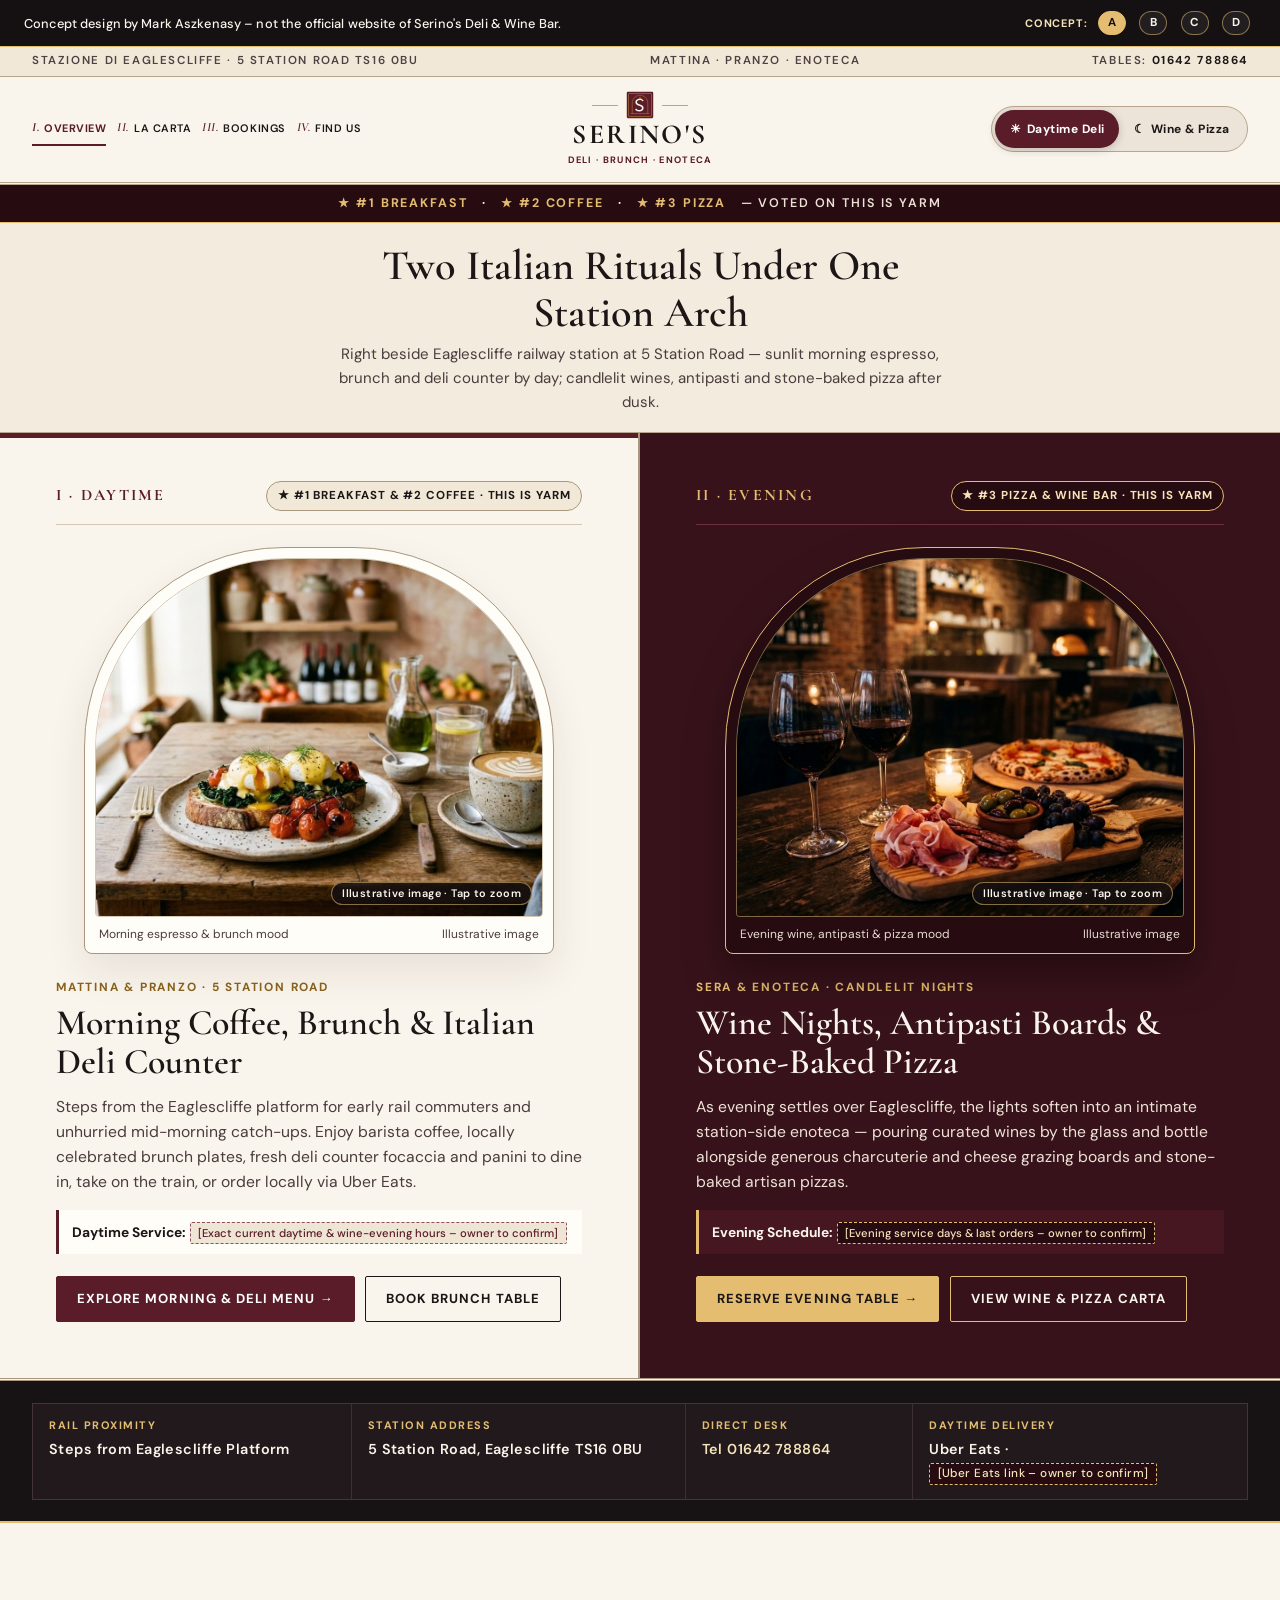
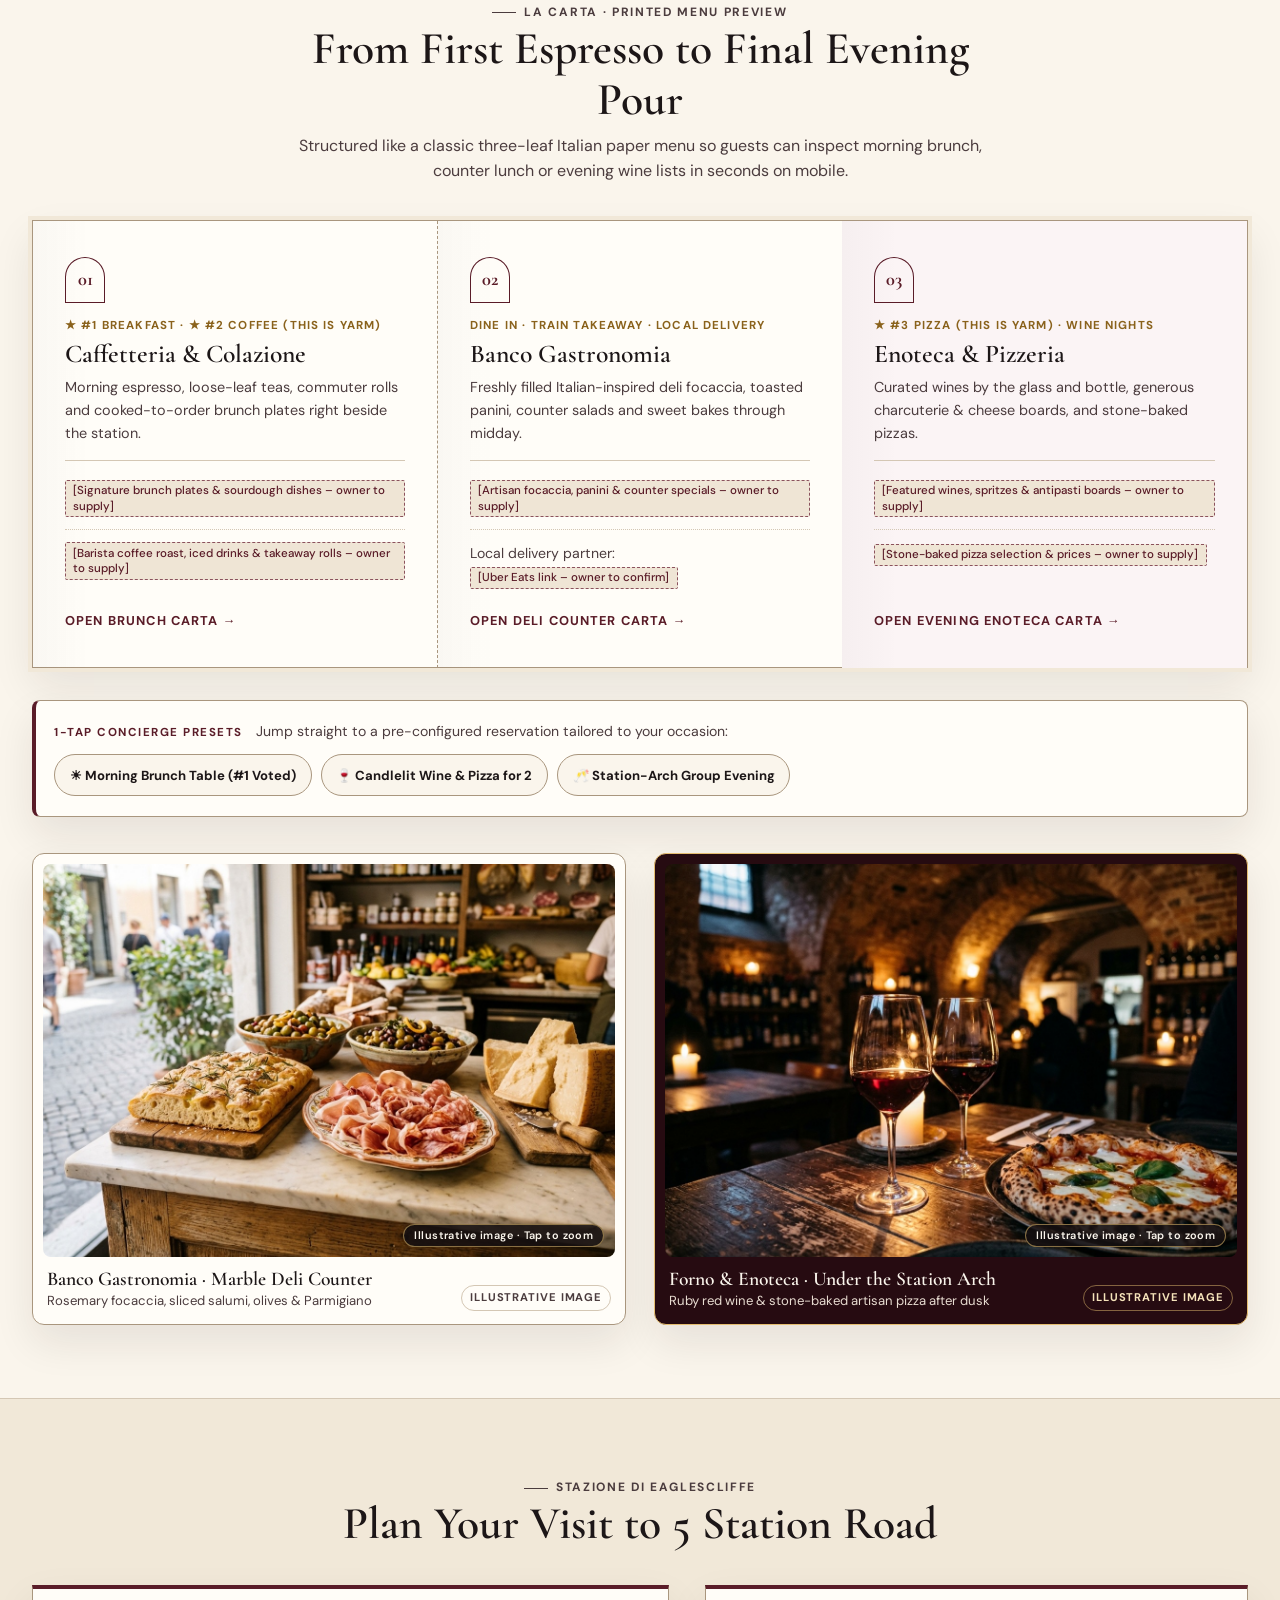
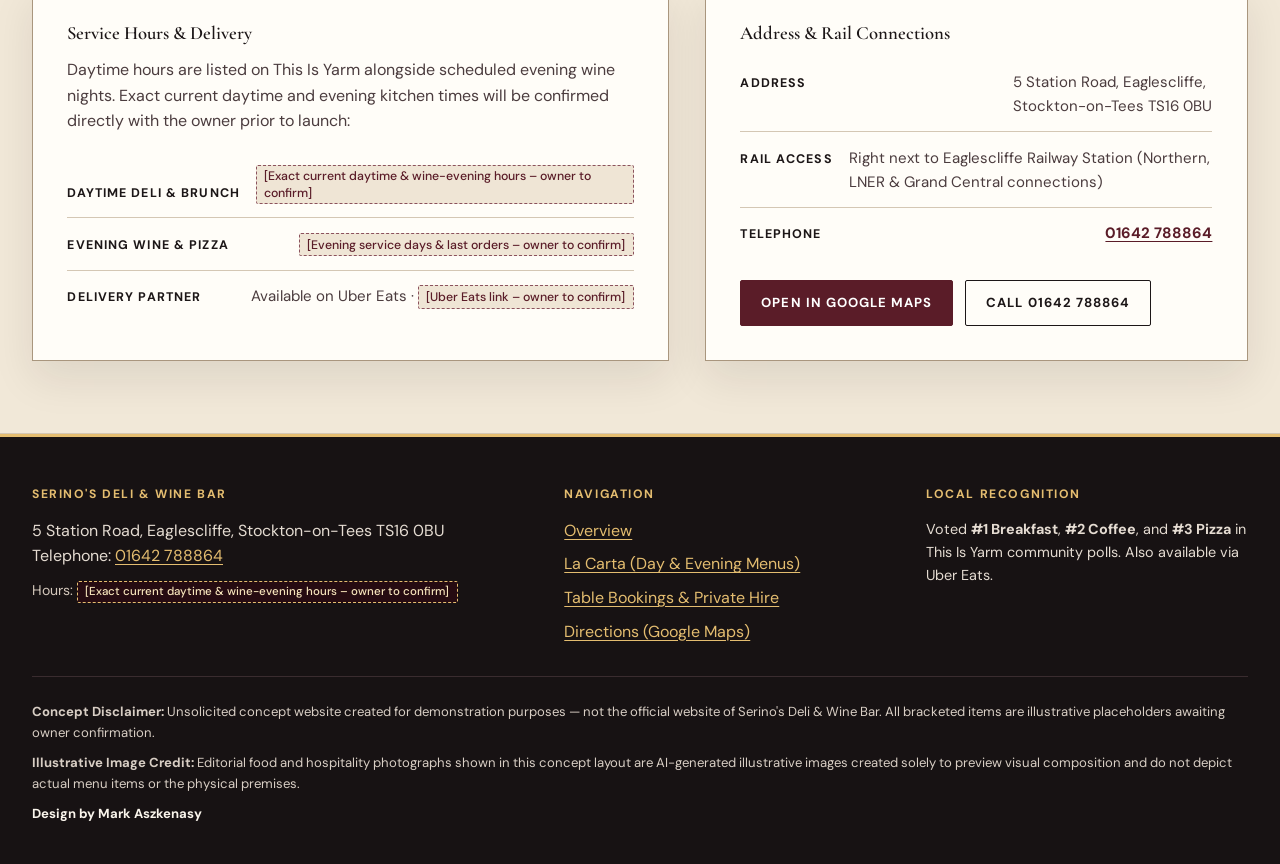
<file: index.html>
<!DOCTYPE html>
<html lang="en-GB" data-mood="day">
<head>
  <meta charset="utf-8">
  <meta name="viewport" content="width=device-width, initial-scale=1">
  <meta name="robots" content="noindex, nofollow">
  <meta name="theme-color" content="#151011">
  <title>Serino's Deli &amp; Wine Bar | 5 Station Road, Eaglescliffe (Concept Demo)</title>
  <meta name="description" content="Concept website for Serino's Deli &amp; Wine Bar at 5 Station Road, Eaglescliffe — morning coffee, brunch and deli counter by day to evening wine, antipasti and pizza.">
  <link rel="icon" type="image/svg+xml" href="favicon.svg">
  <script>
    try {
      var m = localStorage.getItem('serinos_mood');
      if (m === 'night' || m === 'day') document.documentElement.setAttribute('data-mood', m);
    } catch (e) {}
  </script>
  <link rel="stylesheet" href="css/styles.css">
</head>
<body>
  <a class="skip-link" href="#main-content">Skip to main content</a>

  <div class="concept-banner" role="region" aria-label="Concept website notice">
    <div class="concept-banner__inner">
      <p>Concept design by Mark Aszkenasy – not the official website of Serino's Deli &amp; Wine Bar.</p>
      <nav class="concept-switcher" aria-label="Switch concept version">
        <span class="concept-switcher__label">Concept:</span>
        <a class="concept-switcher__pill is-active" href="index.html" aria-current="page"><span>A</span></a>
        <a class="concept-switcher__pill" href="b/index.html"><span>B</span></a>
        <a class="concept-switcher__pill" href="c/index.html"><span>C</span></a>
        <a class="concept-switcher__pill" href="d/index.html"><span>D</span></a>
      </nav>
    </div>
  </div>

  <header class="milanese-masthead">
    <div class="masthead-dateline">
      <div class="container masthead-dateline__inner">
        <span>Stazione di Eaglescliffe · 5 Station Road <span class="masthead-dateline__extra">TS16 0BU</span></span>
        <span class="masthead-dateline__extra">Mattina · Pranzo · Enoteca</span>
        <span>Tables: <a href="tel:01642788864">01642 788864</a></span>
      </div>
    </div>

    <div class="container masthead-stage">
      <a class="masthead-mobile-crest" href="index.html" aria-label="Serino's home">
        <img src="images/logo-mark.svg" width="36" height="36" alt="">
      </a>

      <nav class="masthead-nav" id="primary-nav" data-site-nav aria-label="Primary navigation">
        <ul class="masthead-nav__list">
          <li>
            <a class="masthead-nav__link" href="index.html" aria-current="page">
              <span class="masthead-nav__num" aria-hidden="true">I.</span> Overview
            </a>
          </li>
          <li>
            <a class="masthead-nav__link" href="menus.html">
              <span class="masthead-nav__num" aria-hidden="true">II.</span> La Carta
            </a>
          </li>
          <li>
            <a class="masthead-nav__link" href="bookings.html">
              <span class="masthead-nav__num" aria-hidden="true">III.</span> Bookings
            </a>
          </li>
          <li>
            <a class="masthead-nav__link" href="#visit">
              <span class="masthead-nav__num" aria-hidden="true">IV.</span> Find Us
            </a>
          </li>
        </ul>
      </nav>

      <a class="masthead-brand" href="index.html">
        <span class="masthead-brand__arch" aria-hidden="true">
          <img src="images/logo-mark.svg" width="28" height="28" alt="">
        </span>
        <span class="masthead-brand__wordmark">Serino's</span>
        <span class="masthead-brand__sub">Deli · Brunch · Enoteca</span>
      </a>

      <button class="nav-toggle" type="button" data-nav-toggle aria-expanded="false" aria-controls="primary-nav">
        <span class="nav-toggle__bars" aria-hidden="true">
          <span></span><span></span><span></span>
        </span>
        <span>Menu</span>
      </button>

      <div class="masthead-mood-wrap">
        <div class="mood-switcher" role="group" aria-label="Switch atmosphere mode">
          <button class="mood-switcher__btn" type="button" data-mood-btn="day" aria-pressed="true">
            <span aria-hidden="true">☀</span> Daytime Deli
          </button>
          <button class="mood-switcher__btn" type="button" data-mood-btn="night" aria-pressed="false">
            <span aria-hidden="true">☾</span> Wine &amp; Pizza
          </button>
        </div>
      </div>
    </div>
  </header>

  <main id="main-content">
    <!-- Slim Centered "This Is Yarm" Triple-Crown Ribbon -->
    <div class="triple-crown-ribbon" role="region" aria-label="Verified local reader poll rankings">
      <div class="container triple-crown-ribbon__inner">
        <span class="triple-crown-ribbon__badge">★ #1 Breakfast</span>
        <span aria-hidden="true">·</span>
        <span class="triple-crown-ribbon__badge">★ #2 Coffee</span>
        <span aria-hidden="true">·</span>
        <span class="triple-crown-ribbon__badge">★ #3 Pizza</span>
        <span class="triple-crown-ribbon__source">— Voted on This Is Yarm</span>
      </div>
    </div>

    <!-- Centered Broadsheet Crown Deck -->
    <section class="broadsheet-crown" aria-labelledby="hero-heading">
      <div class="container">
        <h1 id="hero-heading">Two Italian Rituals Under One Station Arch</h1>
        <p>
          Right beside Eaglescliffe railway station at 5 Station Road — sunlit morning espresso, brunch and deli counter by day; candlelit wines, antipasti and stone-baked pizza after dusk.
        </p>
        <div class="diptych-mobile-jumps" aria-label="Jump to daytime or evening section">
          <a class="diptych-jump-link diptych-jump-link--day" href="#world-mattina">☀ I · Daytime Deli ↓</a>
          <a class="diptych-jump-link diptych-jump-link--night" href="#world-sera">☾ II · Evening Wine ↓</a>
        </div>
      </div>
    </section>

    <!-- 50/50 Dual Station-Arch Split Diptych -->
    <section class="diptych-stage" aria-label="Daytime Deli and Evening Wine Bar worlds">
      <!-- LEFT WORLD: MATTINA & PRANZO -->
      <article class="diptych-world diptych-world--mattina" id="world-mattina" aria-labelledby="mattina-heading">
        <div class="diptych-world__inner">
          <div class="diptych-world__meta">
            <span class="diptych-roman">I · Daytime</span>
            <span class="diptych-seal">★ #1 Breakfast &amp; #2 Coffee · This Is Yarm</span>
          </div>

          <figure
            class="arch-window is-lightbox-trigger"
            data-lightbox-src="images/hero.jpg"
            data-lightbox-alt="Warm sunlit café table with barista flat white coffee and freshly prepared brunch plates"
            data-lightbox-caption="Mattina &amp; Pranzo — Barista espresso, flat whites and locally voted #1 Breakfast dishes steps from Eaglescliffe Station."
            data-lightbox-cta-href="bookings.html?preset=brunch#panel-reserve"
            data-lightbox-cta-label="Book Morning Brunch Table →"
            tabindex="0"
            role="button"
            aria-label="Inspect larger illustrative photo: Morning espresso and brunch mood"
          >
            <div class="arch-window__pane">
              <img
                src="images/hero.jpg"
                width="1440"
                height="803"
                alt="Warm sunlit café table with barista flat white coffee and freshly prepared brunch plates"
              >
              <span class="photo-badge-pill">Illustrative image · Tap to zoom</span>
            </div>
            <figcaption>
              <span>Morning espresso &amp; brunch mood</span>
              <span>Illustrative image</span>
            </figcaption>
          </figure>

          <p class="diptych-world__kicker">Mattina &amp; Pranzo · 5 Station Road</p>
          <h2 id="mattina-heading">Morning Coffee, Brunch &amp; Italian Deli Counter</h2>
          <p class="diptych-world__story">
            Steps from the Eaglescliffe platform for early rail commuters and unhurried mid-morning catch-ups. Enjoy barista coffee, locally celebrated brunch plates, fresh deli counter focaccia and panini to dine in, take on the train, or order locally via Uber Eats.
          </p>

          <div class="diptych-world__hours">
            <strong>Daytime Service:</strong> <span class="ph">[Exact current daytime &amp; wine-evening hours – owner to confirm]</span>
          </div>

          <div class="diptych-world__actions">
            <a class="btn btn--primary" href="menus.html#panel-brunch">Explore Morning &amp; Deli Menu →</a>
            <a class="btn btn--outline" href="bookings.html?sitting=morning-brunch#panel-reserve">Book Brunch Table</a>
          </div>
        </div>
      </article>

      <!-- RIGHT WORLD: SERA & ENOTECA -->
      <article class="diptych-world diptych-world--sera" id="world-sera" aria-labelledby="sera-heading">
        <div class="diptych-world__inner">
          <div class="diptych-world__meta">
            <span class="diptych-roman">II · Evening</span>
            <span class="diptych-seal">★ #3 Pizza &amp; Wine Bar · This Is Yarm</span>
          </div>

          <figure
            class="arch-window is-lightbox-trigger"
            data-lightbox-src="images/feature.jpg"
            data-lightbox-alt="Candlelit evening table with glasses of red wine, antipasti sharing board and stone-baked pizza"
            data-lightbox-caption="Sera &amp; Enoteca — Candlelit Italian reds, cured salumi &amp; formaggi grazing boards and artisan pizza after dusk."
            data-lightbox-cta-href="bookings.html?preset=wine-for-2#panel-reserve"
            data-lightbox-cta-label="Reserve Wine &amp; Pizza Table →"
            tabindex="0"
            role="button"
            aria-label="Inspect larger illustrative photo: Evening wine, antipasti and pizza mood"
          >
            <div class="arch-window__pane">
              <img
                src="images/feature.jpg"
                width="1200"
                height="896"
                alt="Candlelit evening table with glasses of red wine, antipasti sharing board and stone-baked pizza"
              >
              <span class="photo-badge-pill">Illustrative image · Tap to zoom</span>
            </div>
            <figcaption>
              <span>Evening wine, antipasti &amp; pizza mood</span>
              <span>Illustrative image</span>
            </figcaption>
          </figure>

          <p class="diptych-world__kicker">Sera &amp; Enoteca · Candlelit Nights</p>
          <h2 id="sera-heading">Wine Nights, Antipasti Boards &amp; Stone-Baked Pizza</h2>
          <p class="diptych-world__story">
            As evening settles over Eaglescliffe, the lights soften into an intimate station-side enoteca — pouring curated wines by the glass and bottle alongside generous charcuterie and cheese grazing boards and stone-baked artisan pizzas.
          </p>

          <div class="diptych-world__hours">
            <strong>Evening Schedule:</strong> <span class="ph">[Evening service days &amp; last orders – owner to confirm]</span>
          </div>

          <div class="diptych-world__actions">
            <a class="btn btn--gold" href="bookings.html?sitting=evening-late#panel-reserve">Reserve Evening Table →</a>
            <a class="btn btn--ghost-light" href="menus.html#panel-evening">View Wine &amp; Pizza Carta</a>
          </div>
        </div>
      </article>
    </section>

    <!-- Station Departure-Style Ledger Strip -->
    <section class="departure-strip" aria-label="Station-side coordinates and delivery ledger">
      <div class="container">
        <div class="departure-board">
          <div class="departure-cell">
            <span class="departure-cell__label">Rail Proximity</span>
            <span class="departure-cell__val">Steps from Eaglescliffe Platform</span>
          </div>
          <div class="departure-cell">
            <span class="departure-cell__label">Station Address</span>
            <span class="departure-cell__val">5 Station Road, Eaglescliffe TS16 0BU</span>
          </div>
          <div class="departure-cell">
            <span class="departure-cell__label">Direct Desk</span>
            <span class="departure-cell__val"><a href="tel:01642788864">Tel 01642 788864</a></span>
          </div>
          <div class="departure-cell">
            <span class="departure-cell__label">Daytime Delivery</span>
            <span class="departure-cell__val">Uber Eats · <span class="ph">[Uber Eats link – owner to confirm]</span></span>
          </div>
        </div>
      </div>
    </section>

    <!-- Folded Printed Italian "La Carta" 3-Column Preview -->
    <section class="section" aria-labelledby="carta-heading">
      <div class="container">
        <div class="section-header-center">
          <p class="eyebrow">La Carta · Printed Menu Preview</p>
          <h2 id="carta-heading">From First Espresso to Final Evening Pour</h2>
          <p>
            Structured like a classic three-leaf Italian paper menu so guests can inspect morning brunch, counter lunch or evening wine lists in seconds on mobile.
          </p>
        </div>

        <div class="folded-carta">
          <!-- Column 01 -->
          <article class="carta-leaf">
            <span class="carta-leaf__arch-num" aria-hidden="true">01</span>
            <p class="carta-leaf__poll">★ #1 Breakfast · ★ #2 Coffee (This Is Yarm)</p>
            <h3>Caffetteria &amp; Colazione</h3>
            <p class="carta-leaf__intro">
              Morning espresso, loose-leaf teas, commuter rolls and cooked-to-order brunch plates right beside the station.
            </p>
            <ul class="carta-mini-list">
              <li><span class="ph">[Signature brunch plates &amp; sourdough dishes – owner to supply]</span></li>
              <li><span class="ph">[Barista coffee roast, iced drinks &amp; takeaway rolls – owner to supply]</span></li>
            </ul>
            <a class="carta-leaf__link" href="menus.html#panel-brunch">Open Brunch Carta →</a>
          </article>

          <!-- Column 02 -->
          <article class="carta-leaf">
            <span class="carta-leaf__arch-num" aria-hidden="true">02</span>
            <p class="carta-leaf__poll">Dine In · Train Takeaway · Local Delivery</p>
            <h3>Banco Gastronomia</h3>
            <p class="carta-leaf__intro">
              Freshly filled Italian-inspired deli focaccia, toasted panini, counter salads and sweet bakes through midday.
            </p>
            <ul class="carta-mini-list">
              <li><span class="ph">[Artisan focaccia, panini &amp; counter specials – owner to supply]</span></li>
              <li>Local delivery partner: <span class="ph">[Uber Eats link – owner to confirm]</span></li>
            </ul>
            <a class="carta-leaf__link" href="menus.html#panel-deli">Open Deli Counter Carta →</a>
          </article>

          <!-- Column 03 -->
          <article class="carta-leaf carta-leaf--enoteca">
            <span class="carta-leaf__arch-num" aria-hidden="true">03</span>
            <p class="carta-leaf__poll">★ #3 Pizza (This Is Yarm) · Wine Nights</p>
            <h3>Enoteca &amp; Pizzeria</h3>
            <p class="carta-leaf__intro">
              Curated wines by the glass and bottle, generous charcuterie &amp; cheese boards, and stone-baked pizzas.
            </p>
            <ul class="carta-mini-list">
              <li><span class="ph">[Featured wines, spritzes &amp; antipasti boards – owner to supply]</span></li>
              <li><span class="ph">[Stone-baked pizza selection &amp; prices – owner to supply]</span></li>
            </ul>
            <a class="carta-leaf__link" href="menus.html#panel-evening">Open Evening Enoteca Carta →</a>
          </article>
        </div>

        <!-- 1-Tap Experience Presets (Quick-Book Bridge) -->
        <div class="experience-presets-card" aria-label="1-tap booking experience presets">
          <div class="experience-presets-card__head">
            <span class="experience-presets-card__kicker">1-Tap Concierge Presets</span>
            <p>Jump straight to a pre-configured reservation tailored to your occasion:</p>
          </div>
          <div class="preset-pills-row">
            <a class="preset-pill" href="bookings.html?preset=brunch#panel-reserve">☀ Morning Brunch Table (#1 Voted)</a>
            <a class="preset-pill" href="bookings.html?preset=wine-for-2#panel-reserve">🍷 Candlelit Wine &amp; Pizza for 2</a>
            <a class="preset-pill" href="bookings.html?preset=group-arch#panel-hire">🥂 Station-Arch Group Evening</a>
          </div>
        </div>

        <!-- Architectural 2-Frame Craft & Railway-Arch Lookbook (detail-1.jpg + detail-2.jpg) -->
        <div class="lookbook-duo" aria-label="Italian deli counter and brick railway-arch wine bar lookbook">
          <figure
            class="lookbook-frame is-lightbox-trigger"
            data-lightbox-src="images/detail-1.jpg"
            data-lightbox-alt="Sunlit Carrara marble Italian deli counter with rosemary focaccia, sliced salumi, olives and Parmigiano"
            data-lightbox-caption="Banco Gastronomia — Sunlit Carrara marble deli counter stacked with rosemary focaccia, sliced salumi, marinated olives &amp; aged Parmigiano."
            data-lightbox-cta-href="menus.html#panel-deli"
            data-lightbox-cta-label="Explore Deli Counter Carta →"
            tabindex="0"
            role="button"
            aria-label="Inspect larger illustrative photo: Sunlit Carrara marble Italian deli counter"
          >
            <div class="lookbook-frame__media">
              <img
                src="images/detail-1.jpg"
                width="1200"
                height="896"
                loading="lazy"
                alt="Sunlit Carrara marble Italian deli counter with rosemary focaccia, sliced salumi, olives and Parmigiano"
              >
              <span class="photo-badge-pill">Illustrative image · Tap to zoom</span>
            </div>
            <figcaption class="lookbook-frame__caption">
              <div>
                <strong>Banco Gastronomia · Marble Deli Counter</strong>
                <span>Rosemary focaccia, sliced salumi, olives &amp; Parmigiano</span>
              </div>
              <span class="lookbook-frame__tag">Illustrative image</span>
            </figcaption>
          </figure>

          <figure
            class="lookbook-frame lookbook-frame--sera is-lightbox-trigger"
            data-lightbox-src="images/detail-2.jpg"
            data-lightbox-alt="Atmospheric brick railway-arch wine bar table with ruby red wine and stone-baked Neapolitan pizza"
            data-lightbox-caption="Sotto L'Arco — Atmospheric brick railway-arch enoteca table with ruby red wine &amp; blistered stone-baked pizza (#3 Voted on This Is Yarm)."
            data-lightbox-cta-href="bookings.html?preset=wine-for-2#panel-reserve"
            data-lightbox-cta-label="Reserve Wine &amp; Pizza Table →"
            tabindex="0"
            role="button"
            aria-label="Inspect larger illustrative photo: Brick railway-arch wine bar table with red wine and stone-baked pizza"
          >
            <div class="lookbook-frame__media">
              <img
                src="images/detail-2.jpg"
                width="1200"
                height="896"
                loading="lazy"
                alt="Atmospheric brick railway-arch wine bar table with ruby red wine and stone-baked Neapolitan pizza"
              >
              <span class="photo-badge-pill">Illustrative image · Tap to zoom</span>
            </div>
            <figcaption class="lookbook-frame__caption">
              <div>
                <strong>Forno &amp; Enoteca · Under the Station Arch</strong>
                <span>Ruby red wine &amp; stone-baked artisan pizza after dusk</span>
              </div>
              <span class="lookbook-frame__tag">Illustrative image</span>
            </figcaption>
          </figure>
        </div>
      </div>
    </section>

    <!-- Visit, Hours & Station Directions -->
    <section class="section section--linen" id="visit" aria-labelledby="visit-heading">
      <div class="container">
        <div class="section-header-center">
          <p class="eyebrow">Stazione di Eaglescliffe</p>
          <h2 id="visit-heading">Plan Your Visit to 5 Station Road</h2>
        </div>

        <div class="ledger-grid">
          <div class="ledger-box">
            <h3>Service Hours &amp; Delivery</h3>
            <p style="color: var(--espresso-soft); margin-top: 0;">
              Daytime hours are listed on This Is Yarm alongside scheduled evening wine nights. Exact current daytime and evening kitchen times will be confirmed directly with the owner prior to launch:
            </p>
            <ul class="ledger-list">
              <li>
                <span class="ledger-label">Daytime Deli &amp; Brunch</span>
                <span class="ledger-val"><span class="ph">[Exact current daytime &amp; wine-evening hours – owner to confirm]</span></span>
              </li>
              <li>
                <span class="ledger-label">Evening Wine &amp; Pizza</span>
                <span class="ledger-val"><span class="ph">[Evening service days &amp; last orders – owner to confirm]</span></span>
              </li>
              <li>
                <span class="ledger-label">Delivery Partner</span>
                <span class="ledger-val">Available on Uber Eats · <span class="ph">[Uber Eats link – owner to confirm]</span></span>
              </li>
            </ul>
          </div>

          <div class="ledger-box">
            <h3>Address &amp; Rail Connections</h3>
            <ul class="ledger-list" style="margin-top: 0.35rem;">
              <li>
                <span class="ledger-label">Address</span>
                <span class="ledger-val">5 Station Road, Eaglescliffe,<br>Stockton-on-Tees TS16 0BU</span>
              </li>
              <li>
                <span class="ledger-label">Rail Access</span>
                <span class="ledger-val">Right next to Eaglescliffe Railway Station (Northern, LNER &amp; Grand Central connections)</span>
              </li>
              <li>
                <span class="ledger-label">Telephone</span>
                <span class="ledger-val"><a href="tel:01642788864"><strong>01642 788864</strong></a></span>
              </li>
            </ul>
            <div class="btn-group">
              <a
                class="btn btn--primary"
                href="https://www.google.com/maps/search/?api=1&amp;query=Serinos+5+Station+Road+Eaglescliffe+TS16+0BU"
                target="_blank"
                rel="noopener noreferrer"
              >Open in Google Maps</a>
              <a class="btn btn--outline" href="tel:01642788864">Call 01642 788864</a>
            </div>
          </div>
        </div>
      </div>
    </section>
  </main>

  <footer class="site-footer">
    <div class="container">
      <div class="footer-grid">
        <div>
          <p class="footer-heading">Serino's Deli &amp; Wine Bar</p>
          <p style="margin: 0 0 0.65rem; color: #E5DCD2;">
            5 Station Road, Eaglescliffe, Stockton-on-Tees TS16 0BU<br>
            Telephone: <a href="tel:01642788864">01642 788864</a>
          </p>
          <p style="margin: 0; font-size: 0.88rem; color: #D4C8BC;">
            Hours: <span class="ph">[Exact current daytime &amp; wine-evening hours – owner to confirm]</span>
          </p>
        </div>

        <div>
          <p class="footer-heading">Navigation</p>
          <ul class="footer-links">
            <li><a href="index.html">Overview</a></li>
            <li><a href="menus.html">La Carta (Day &amp; Evening Menus)</a></li>
            <li><a href="bookings.html">Table Bookings &amp; Private Hire</a></li>
            <li><a href="https://www.google.com/maps/search/?api=1&amp;query=Serinos+5+Station+Road+Eaglescliffe+TS16+0BU" target="_blank" rel="noopener noreferrer">Directions (Google Maps)</a></li>
          </ul>
        </div>

        <div>
          <p class="footer-heading">Local Recognition</p>
          <p style="margin: 0; font-size: 0.9rem; color: #E5DCD2;">
            Voted <strong>#1 Breakfast</strong>, <strong>#2 Coffee</strong>, and <strong>#3 Pizza</strong> in This Is Yarm community polls. Also available via Uber Eats.
          </p>
        </div>
      </div>

      <div class="footer-disclaimers">
        <p><strong>Concept Disclaimer:</strong> Unsolicited concept website created for demonstration purposes — not the official website of Serino's Deli &amp; Wine Bar. All bracketed items are illustrative placeholders awaiting owner confirmation.</p>
        <p><strong>Illustrative Image Credit:</strong> Editorial food and hospitality photographs shown in this concept layout are AI-generated illustrative images created solely to preview visual composition and do not depict actual menu items or the physical premises.</p>
        <p class="footer-credit">Design by Mark Aszkenasy</p>
      </div>
    </div>
  </footer>

  <!-- Solid Opaque Sticky Mobile Action Bar -->
  <nav class="mobile-action-bar" aria-label="Quick mobile actions">
    <a class="mobile-action-bar__btn" href="tel:01642788864">Call</a>
    <a class="mobile-action-bar__btn" href="menus.html">Menus</a>
    <a class="mobile-action-bar__btn mobile-action-bar__btn--primary" href="bookings.html">Book Table</a>
  </nav>

  <!-- Native Accessible Photo Lightbox -->
  <dialog class="photo-lightbox" id="photo-lightbox" aria-label="Editorial photo preview">
    <div class="photo-lightbox__shell" data-lightbox-shell>
      <div class="photo-lightbox__topbar">
        <span class="photo-lightbox__tag">Illustrative image</span>
        <button class="photo-lightbox__close" type="button" data-lightbox-close aria-label="Close photo preview">✕</button>
      </div>
      <div class="photo-lightbox__media">
        <img src="images/hero.jpg" alt="" data-lightbox-img width="1200" height="896">
      </div>
      <div class="photo-lightbox__footer">
        <p class="photo-lightbox__caption" data-lightbox-caption></p>
        <a class="btn btn--gold photo-lightbox__cta" href="bookings.html#panel-reserve" data-lightbox-cta>Reserve a Table →</a>
      </div>
    </div>
  </dialog>

  <div class="micro-toast" data-micro-toast role="status" aria-live="polite" hidden></div>

  <script src="js/main.js"></script>
</body>
</html>
</file>
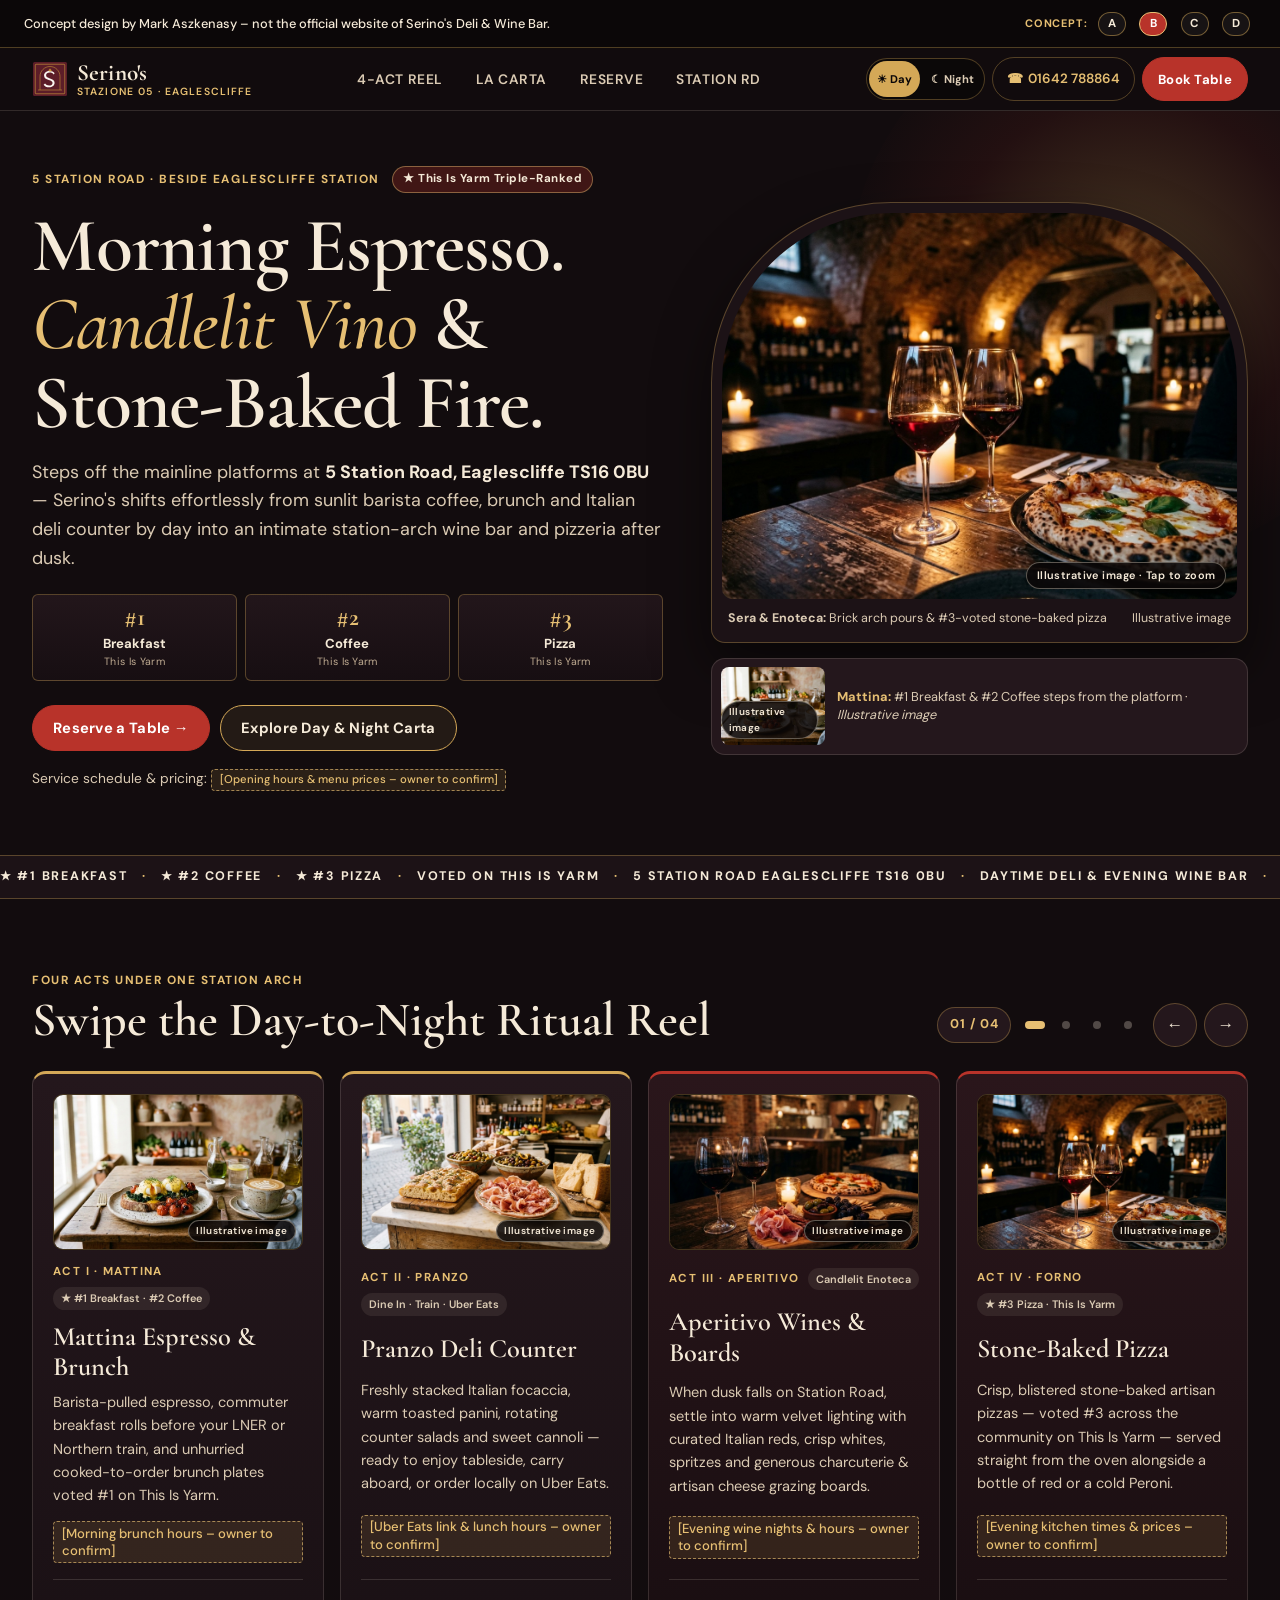
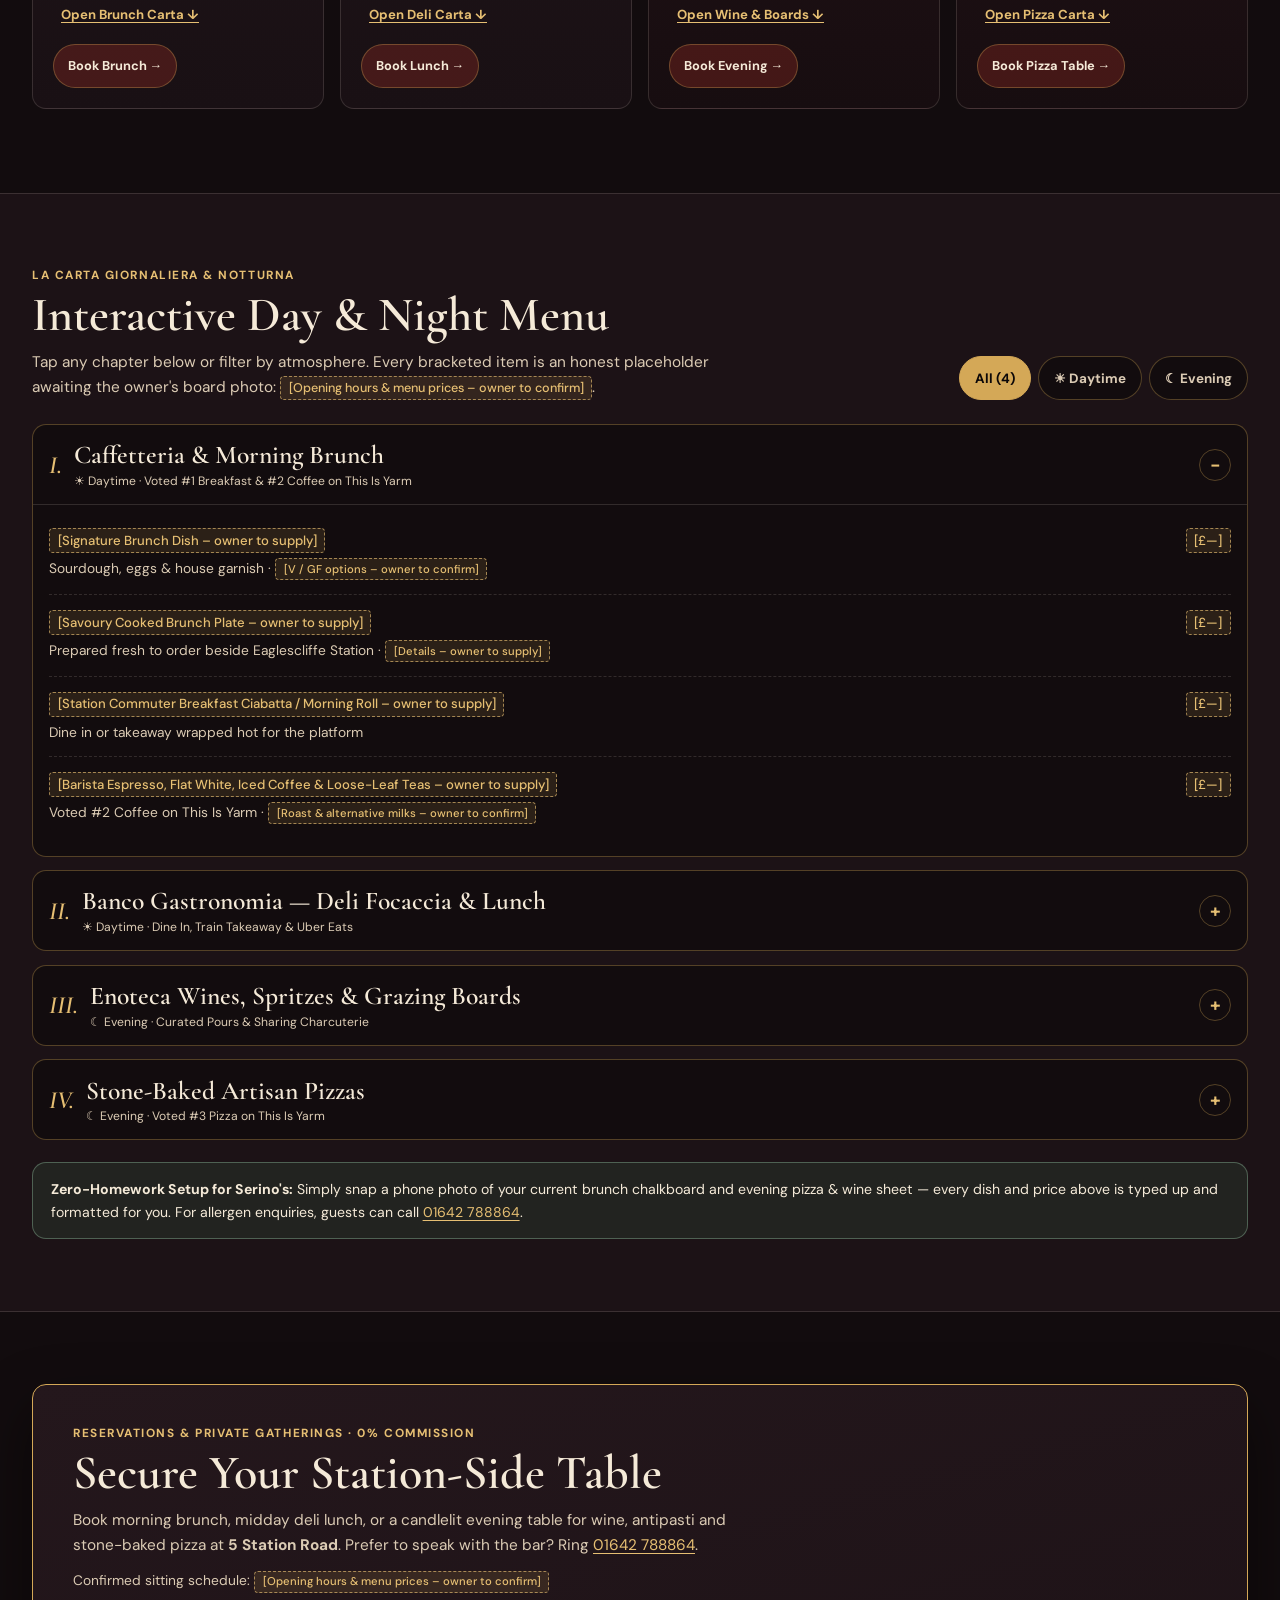
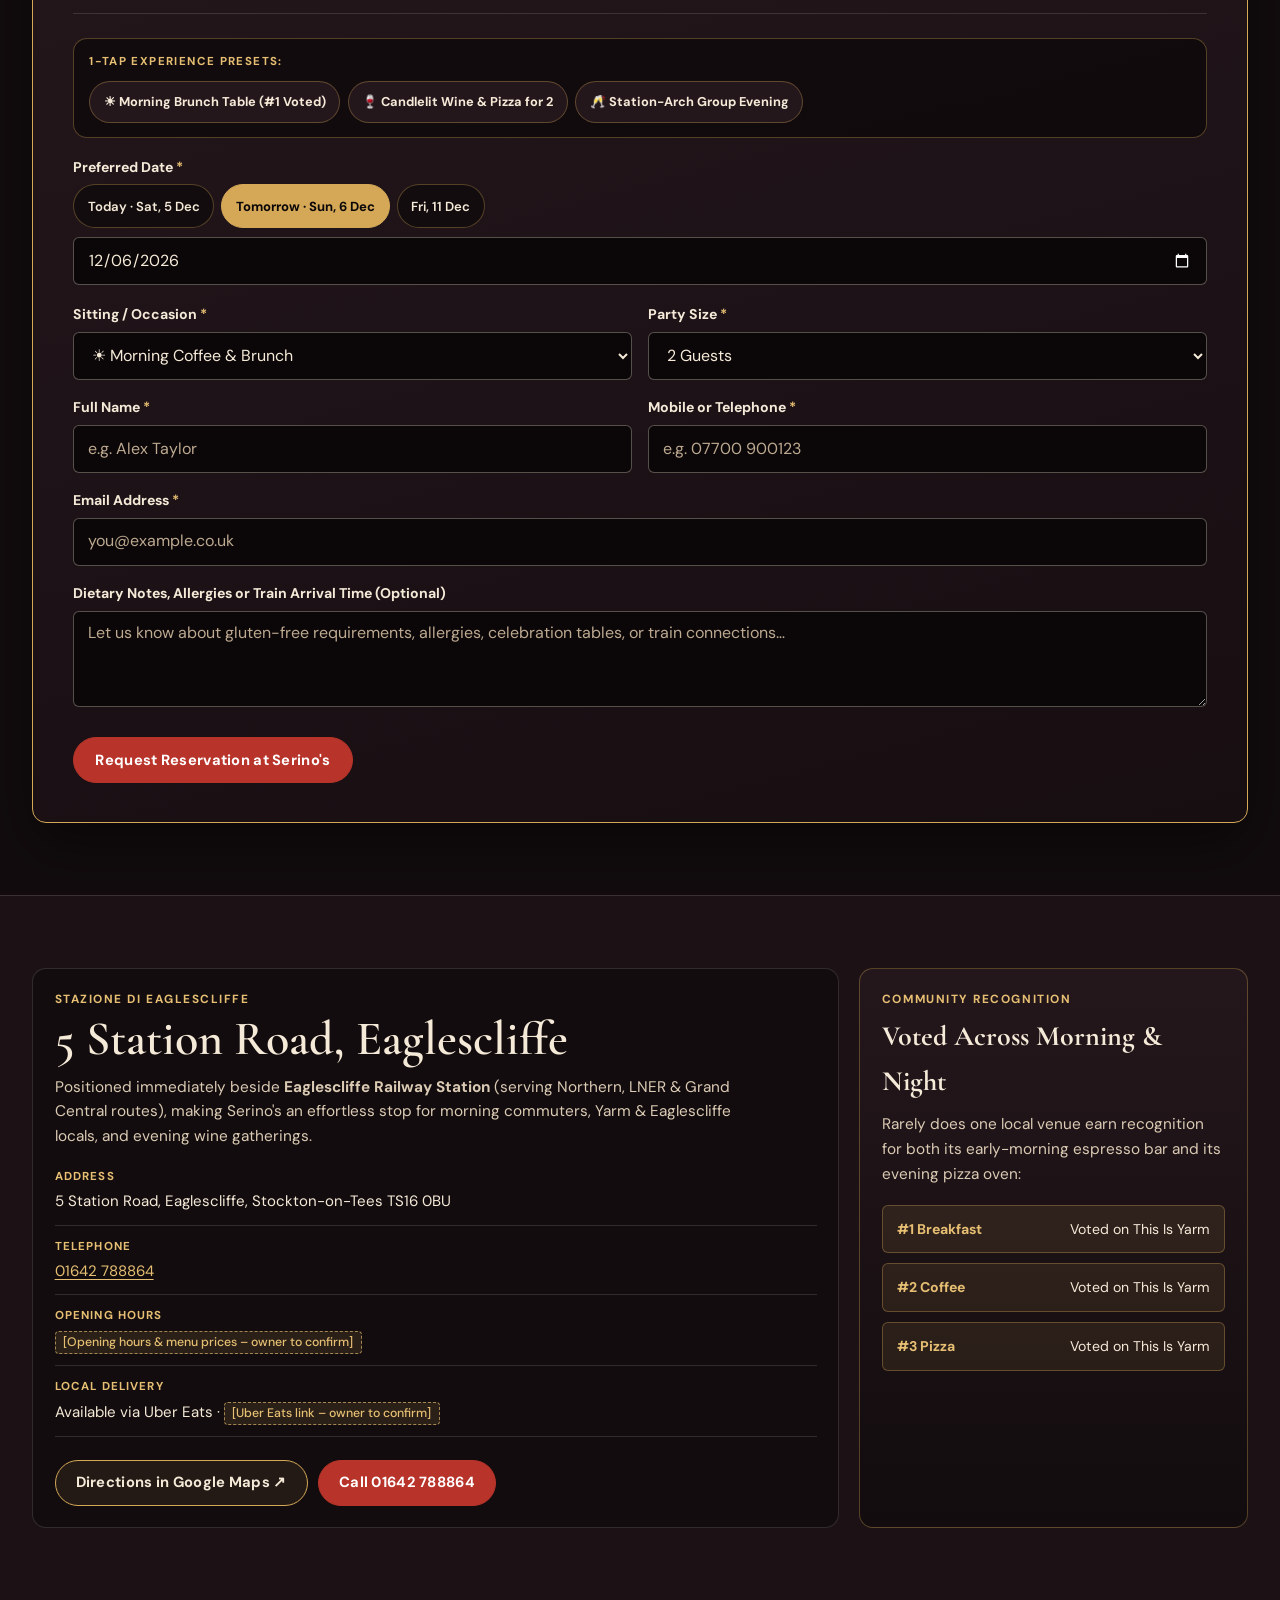
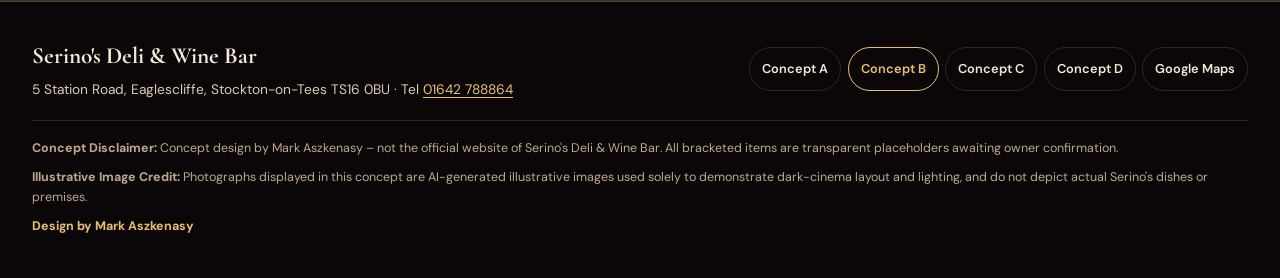
<file: b/index.html>
<!DOCTYPE html>
<html lang="en-GB" data-mood="night">
<head>
  <meta charset="utf-8">
  <meta name="viewport" content="width=device-width, initial-scale=1">
  <meta name="robots" content="noindex, nofollow">
  <meta name="theme-color" content="#120C0E">
  <title>Serino's Deli &amp; Wine Bar | Concept B — Cinema Notturno (5 Station Rd, Eaglescliffe)</title>
  <meta name="description" content="Concept B for Serino's Deli &amp; Wine Bar at 5 Station Road, Eaglescliffe — atmospheric station-arch editorial experience from morning espresso and brunch to evening wine and stone-baked pizza.">
  <link rel="icon" type="image/svg+xml" href="../favicon.svg">
  <script>
    try {
      var m = localStorage.getItem('serinos_mood');
      if (m === 'day' || m === 'night') document.documentElement.setAttribute('data-mood', m);
    } catch (e) {}
  </script>
  <link rel="stylesheet" href="css/styles.css">
</head>
<body>
  <a class="skip-link" href="#main-content">Skip to main content</a>

  <!-- Persistent Top Concept Banner + [A] [B] [C] Switcher -->
  <div class="concept-banner" role="region" aria-label="Concept website notice">
    <div class="concept-banner__inner">
      <p>Concept design by Mark Aszkenasy – not the official website of Serino's Deli &amp; Wine Bar.</p>
      <nav class="concept-switcher" aria-label="Switch concept version">
        <span class="concept-switcher__label">Concept:</span>
        <a class="concept-switcher__pill" href="../index.html"><span>A</span></a>
        <a class="concept-switcher__pill is-active" href="index.html" aria-current="page"><span>B</span></a>
        <a class="concept-switcher__pill" href="../c/index.html"><span>C</span></a>
        <a class="concept-switcher__pill" href="../d/index.html"><span>D</span></a>
      </nav>
    </div>
  </div>

  <!-- Minimal Cinema Glass Header -->
  <header class="cinema-header">
    <div class="scroll-progress-rail" data-scroll-progress aria-hidden="true"></div>
    <div class="container cinema-header__inner">
      <a class="cinema-brand" href="#top" aria-label="Serino's Deli &amp; Wine Bar home">
        <span class="cinema-brand__emblem">
          <img src="../images/logo-mark.svg" width="38" height="38" alt="">
        </span>
        <span class="cinema-brand__text">
          <span class="cinema-brand__name">Serino's</span>
          <span class="cinema-brand__sub">Stazione 05 · Eaglescliffe</span>
        </span>
      </a>

      <nav class="cinema-nav" aria-label="Primary navigation">
        <a class="cinema-nav__link" href="#rituals">4-Act Reel</a>
        <a class="cinema-nav__link" href="#carta">La Carta</a>
        <a class="cinema-nav__link" href="#reserve">Reserve</a>
        <a class="cinema-nav__link" href="#station">Station Rd</a>
      </nav>

      <div class="cinema-header__cta">
        <div class="cinema-mood-pill" role="group" aria-label="Sync daytime or evening mood">
          <button class="cinema-mood-pill__btn" type="button" data-mood-btn="day" aria-pressed="false" title="Daytime Deli mood">☀ Day</button>
          <button class="cinema-mood-pill__btn" type="button" data-mood-btn="night" aria-pressed="true" title="Evening Wine &amp; Pizza mood">☾ Night</button>
        </div>
        <a class="cinema-tel-chip" href="tel:01642788864" aria-label="Call Serino's on 01642 788864">
          <span aria-hidden="true">☎</span> 01642 788864
        </a>
        <a class="btn btn--vermilion btn--compact" href="#reserve">Book Table</a>
      </div>
    </div>
  </header>

  <main id="main-content">
    <!-- Full-Bleed Dark Cinema Hero Stage -->
    <section class="cinema-hero" id="top" aria-labelledby="hero-title">
      <div class="cinema-hero__backdrop" aria-hidden="true">
        <div class="cinema-hero__glow"></div>
      </div>

      <div class="container cinema-hero__grid">
        <div class="cinema-hero__copy">
          <div class="cinema-eyebrow-row">
            <span class="cinema-kicker">5 Station Road · Beside Eaglescliffe Station</span>
            <span class="cinema-poll-pill">★ This Is Yarm Triple-Ranked</span>
          </div>

          <h1 class="cinema-display" id="hero-title">
            Morning Espresso.<br>
            <em>Candlelit Vino</em> &amp; Stone-Baked Fire.
          </h1>

          <p class="cinema-lead">
            Steps off the mainline platforms at <strong>5 Station Road, Eaglescliffe TS16&nbsp;0BU</strong> — Serino's shifts effortlessly from sunlit barista coffee, brunch and Italian deli counter by day into an intimate station-arch wine bar and pizzeria after dusk.
          </p>

          <div class="cinema-laurels" role="list" aria-label="This Is Yarm community poll rankings">
            <div class="cinema-laurel" role="listitem">
              <span class="cinema-laurel__rank">#1</span>
              <span class="cinema-laurel__cat">Breakfast</span>
              <span class="cinema-laurel__src">This Is Yarm</span>
            </div>
            <div class="cinema-laurel" role="listitem">
              <span class="cinema-laurel__rank">#2</span>
              <span class="cinema-laurel__cat">Coffee</span>
              <span class="cinema-laurel__src">This Is Yarm</span>
            </div>
            <div class="cinema-laurel" role="listitem">
              <span class="cinema-laurel__rank">#3</span>
              <span class="cinema-laurel__cat">Pizza</span>
              <span class="cinema-laurel__src">This Is Yarm</span>
            </div>
          </div>

          <div class="cinema-hero__actions">
            <a class="btn btn--vermilion" href="#reserve">Reserve a Table →</a>
            <a class="btn btn--gold-outline" href="#carta">Explore Day &amp; Night Carta</a>
          </div>

          <p class="cinema-hours-note">
            Service schedule &amp; pricing: <span class="ph">[Opening hours &amp; menu prices – owner to confirm]</span>
          </p>
        </div>

        <!-- Station-Arch Visual Cinema Frame + Morning Inset -->
        <div class="cinema-stage-visual">
          <figure
            class="arch-cinema-frame is-lightbox-trigger"
            data-lightbox-src="../images/detail-2.jpg"
            data-lightbox-alt="Atmospheric brick railway-arch wine bar table with ruby red wine and stone-baked Neapolitan pizza"
            data-lightbox-caption="Sotto L'Arco · Sera — Brick railway-arch table with ruby red wine &amp; blistered stone-baked pizza (#3 Voted on This Is Yarm)."
            data-lightbox-preset="wine-for-2"
            data-lightbox-cta-label="Reserve Wine &amp; Pizza Table →"
            tabindex="0"
            role="button"
            aria-label="Inspect larger illustrative photo: Brick railway-arch wine bar table with red wine and stone-baked pizza"
          >
            <div class="arch-cinema-frame__media">
              <img
                src="../images/detail-2.jpg"
                width="1200"
                height="896"
                alt="Atmospheric brick railway-arch wine bar table with ruby red wine and stone-baked Neapolitan pizza"
              >
              <span class="illus-badge">Illustrative image · Tap to zoom</span>
            </div>
            <figcaption class="arch-cinema-frame__caption">
              <span><strong>Sera &amp; Enoteca:</strong> Brick arch pours &amp; #3-voted stone-baked pizza</span>
              <span>Illustrative image</span>
            </figcaption>
          </figure>

          <figure
            class="cinema-inset-card is-lightbox-trigger"
            data-lightbox-src="../images/hero.jpg"
            data-lightbox-alt="Sunlit morning barista flat white coffee and freshly prepared brunch dishes"
            data-lightbox-caption="Mattina · 5 Station Road — #1 Breakfast &amp; #2 Coffee steps from Eaglescliffe Station."
            data-lightbox-preset="brunch"
            data-lightbox-cta-label="Book Morning Brunch Table →"
            tabindex="0"
            role="button"
            aria-label="Inspect larger illustrative photo: Sunlit morning flat white coffee and brunch"
          >
            <div class="cinema-inset-card__media">
              <img
                src="../images/hero.jpg"
                width="1440"
                height="803"
                alt="Sunlit morning barista flat white coffee and freshly prepared brunch dishes"
              >
              <span class="illus-badge illus-badge--sm">Illustrative image</span>
            </div>
            <figcaption class="cinema-inset-card__caption">
              <strong>Mattina:</strong> #1 Breakfast &amp; #2 Coffee steps from the platform · <em>Illustrative image</em>
            </figcaption>
          </figure>
        </div>
      </div>
    </section>

    <!-- Kinetic Station Ticker -->
    <div class="kinetic-ticker" role="region" aria-label="Serino's highlights ticker">
      <div class="kinetic-ticker__track">
        <div class="kinetic-ticker__group">
          <span>★ #1 BREAKFAST</span>
          <span class="ticker-dot" aria-hidden="true">·</span>
          <span>★ #2 COFFEE</span>
          <span class="ticker-dot" aria-hidden="true">·</span>
          <span>★ #3 PIZZA</span>
          <span class="ticker-dot" aria-hidden="true">·</span>
          <span>VOTED ON THIS IS YARM</span>
          <span class="ticker-dot" aria-hidden="true">·</span>
          <span>5 STATION ROAD EAGLESCLIFFE TS16 0BU</span>
          <span class="ticker-dot" aria-hidden="true">·</span>
          <span>DAYTIME DELI &amp; EVENING WINE BAR</span>
          <span class="ticker-dot" aria-hidden="true">·</span>
          <span>TABLES 01642 788864</span>
          <span class="ticker-dot" aria-hidden="true">·</span>
        </div>
        <div class="kinetic-ticker__group" aria-hidden="true">
          <span>★ #1 BREAKFAST</span>
          <span class="ticker-dot">·</span>
          <span>★ #2 COFFEE</span>
          <span class="ticker-dot">·</span>
          <span>★ #3 PIZZA</span>
          <span class="ticker-dot">·</span>
          <span>VOTED ON THIS IS YARM</span>
          <span class="ticker-dot">·</span>
          <span>5 STATION ROAD EAGLESCLIFFE TS16 0BU</span>
          <span class="ticker-dot">·</span>
          <span>DAYTIME DELI &amp; EVENING WINE BAR</span>
          <span class="ticker-dot">·</span>
          <span>TABLES 01642 788864</span>
          <span class="ticker-dot">·</span>
        </div>
      </div>
    </div>

    <!-- Horizontal Touch-Snap 4-Act Ritual Reel -->
    <section class="cinema-section" id="rituals" aria-labelledby="rituals-heading">
      <div class="container">
        <div class="section-head-split">
          <div>
            <p class="cinema-kicker">Four Acts Under One Station Arch</p>
            <h2 class="section-title" id="rituals-heading">Swipe the Day-to-Night Ritual Reel</h2>
          </div>

          <div class="reel-controls" aria-label="Scroll ritual reel">
            <span class="reel-counter" data-reel-counter aria-live="polite">01 / 04</span>
            <div class="reel-dots" data-reel-dots role="group" aria-label="Jump to ritual act">
              <button class="reel-dot is-active" type="button" data-reel-dot="0" aria-label="Act 1 of 4: Mattina" aria-current="true"></button>
              <button class="reel-dot" type="button" data-reel-dot="1" aria-label="Act 2 of 4: Pranzo" aria-current="false"></button>
              <button class="reel-dot" type="button" data-reel-dot="2" aria-label="Act 3 of 4: Aperitivo" aria-current="false"></button>
              <button class="reel-dot" type="button" data-reel-dot="3" aria-label="Act 4 of 4: Forno" aria-current="false"></button>
            </div>
            <button class="reel-arrow" type="button" data-reel-prev aria-label="Previous ritual act">←</button>
            <button class="reel-arrow" type="button" data-reel-next aria-label="Next ritual act">→</button>
          </div>
        </div>

        <div class="ritual-reel" data-ritual-reel tabindex="0" role="region" aria-label="Four-act hospitality reel">
          <!-- Act 01: hero.jpg -->
          <article class="ritual-card" data-reel-card>
            <figure
              class="ritual-card__figure is-lightbox-trigger"
              data-lightbox-src="../images/hero.jpg"
              data-lightbox-alt="Sunlit morning barista flat white coffee and freshly prepared brunch dishes"
              data-lightbox-caption="Act I · Mattina — Barista espresso, flat whites &amp; #1-voted brunch plates steps from Eaglescliffe Station."
              data-lightbox-preset="brunch"
              data-lightbox-cta-label="Book Morning Brunch Table →"
              tabindex="0"
              role="button"
              aria-label="Inspect larger illustrative photo: Mattina espresso and brunch"
            >
              <img src="../images/hero.jpg" width="1440" height="803" loading="lazy" alt="Sunlit morning barista flat white coffee and freshly prepared brunch dishes">
              <span class="illus-badge illus-badge--sm">Illustrative image</span>
            </figure>
            <div class="ritual-card__top">
              <span class="ritual-card__act">Act I · Mattina</span>
              <span class="ritual-card__badge">★ #1 Breakfast · #2 Coffee</span>
            </div>
            <h3 class="ritual-card__title">Mattina Espresso &amp; Brunch</h3>
            <p class="ritual-card__body">
              Barista-pulled espresso, commuter breakfast rolls before your LNER or Northern train, and unhurried cooked-to-order brunch plates voted #1 on This Is Yarm.
            </p>
            <p class="ritual-card__meta">
              <span class="ph">[Morning brunch hours – owner to confirm]</span>
            </p>
            <div class="ritual-card__actions">
              <button class="text-action-btn" type="button" data-open-accordion="acc-brunch">Open Brunch Carta ↓</button>
              <button class="pill-action-btn" type="button" data-prefill-sitting="Morning Coffee &amp; Brunch">Book Brunch →</button>
            </div>
          </article>

          <!-- Act 02: detail-1.jpg -->
          <article class="ritual-card" data-reel-card>
            <figure
              class="ritual-card__figure is-lightbox-trigger"
              data-lightbox-src="../images/detail-1.jpg"
              data-lightbox-alt="Sunlit Carrara marble Italian deli counter with rosemary focaccia, sliced salumi, olives and Parmigiano"
              data-lightbox-caption="Act II · Pranzo — Carrara marble deli counter stacked with rosemary focaccia, sliced salumi, olives &amp; Parmigiano."
              data-lightbox-preset=""
              data-lightbox-cta-label="Reserve Midday Deli Table →"
              tabindex="0"
              role="button"
              aria-label="Inspect larger illustrative photo: Carrara marble Italian deli counter"
            >
              <img src="../images/detail-1.jpg" width="1200" height="896" loading="lazy" alt="Sunlit Carrara marble Italian deli counter with rosemary focaccia, sliced salumi, olives and Parmigiano">
              <span class="illus-badge illus-badge--sm">Illustrative image</span>
            </figure>
            <div class="ritual-card__top">
              <span class="ritual-card__act">Act II · Pranzo</span>
              <span class="ritual-card__badge">Dine In · Train · Uber Eats</span>
            </div>
            <h3 class="ritual-card__title">Pranzo Deli Counter</h3>
            <p class="ritual-card__body">
              Freshly stacked Italian focaccia, warm toasted panini, rotating counter salads and sweet cannoli — ready to enjoy tableside, carry aboard, or order locally on Uber Eats.
            </p>
            <p class="ritual-card__meta">
              <span class="ph">[Uber Eats link &amp; lunch hours – owner to confirm]</span>
            </p>
            <div class="ritual-card__actions">
              <button class="text-action-btn" type="button" data-open-accordion="acc-deli">Open Deli Carta ↓</button>
              <button class="pill-action-btn" type="button" data-prefill-sitting="Midday Deli &amp; Lunch">Book Lunch →</button>
            </div>
          </article>

          <!-- Act 03: feature.jpg -->
          <article class="ritual-card ritual-card--sera" data-reel-card>
            <figure
              class="ritual-card__figure is-lightbox-trigger"
              data-lightbox-src="../images/feature.jpg"
              data-lightbox-alt="Candlelit evening table with red wine, charcuterie antipasti board and stone-baked pizza"
              data-lightbox-caption="Act III · Aperitivo — Curated Italian reds, spritzes &amp; generous charcuterie and artisan cheese grazing boards."
              data-lightbox-preset="wine-for-2"
              data-lightbox-cta-label="Reserve Evening Wine Table →"
              tabindex="0"
              role="button"
              aria-label="Inspect larger illustrative photo: Candlelit evening wine and antipasti grazing board"
            >
              <img src="../images/feature.jpg" width="1200" height="896" loading="lazy" alt="Candlelit evening table with red wine, charcuterie antipasti board and stone-baked pizza">
              <span class="illus-badge illus-badge--sm">Illustrative image</span>
            </figure>
            <div class="ritual-card__top">
              <span class="ritual-card__act">Act III · Aperitivo</span>
              <span class="ritual-card__badge">Candlelit Enoteca</span>
            </div>
            <h3 class="ritual-card__title">Aperitivo Wines &amp; Boards</h3>
            <p class="ritual-card__body">
              When dusk falls on Station Road, settle into warm velvet lighting with curated Italian reds, crisp whites, spritzes and generous charcuterie &amp; artisan cheese grazing boards.
            </p>
            <p class="ritual-card__meta">
              <span class="ph">[Evening wine nights &amp; hours – owner to confirm]</span>
            </p>
            <div class="ritual-card__actions">
              <button class="text-action-btn" type="button" data-open-accordion="acc-wine">Open Wine &amp; Boards ↓</button>
              <button class="pill-action-btn" type="button" data-prefill-sitting="Evening Wine &amp; Antipasti (Early)">Book Evening →</button>
            </div>
          </article>

          <!-- Act 04: detail-2.jpg -->
          <article class="ritual-card ritual-card--sera" data-reel-card>
            <figure
              class="ritual-card__figure is-lightbox-trigger"
              data-lightbox-src="../images/detail-2.jpg"
              data-lightbox-alt="Atmospheric brick railway-arch wine bar table with ruby red wine and stone-baked Neapolitan pizza"
              data-lightbox-caption="Act IV · Forno — Brick railway-arch table with ruby red wine &amp; blistered stone-baked pizza (#3 Voted on This Is Yarm)."
              data-lightbox-preset="wine-for-2"
              data-lightbox-cta-label="Book Pizza &amp; Wine Table →"
              tabindex="0"
              role="button"
              aria-label="Inspect larger illustrative photo: Brick railway-arch wine bar table with red wine and stone-baked pizza"
            >
              <img src="../images/detail-2.jpg" width="1200" height="896" loading="lazy" alt="Atmospheric brick railway-arch wine bar table with ruby red wine and stone-baked Neapolitan pizza">
              <span class="illus-badge illus-badge--sm">Illustrative image</span>
            </figure>
            <div class="ritual-card__top">
              <span class="ritual-card__act">Act IV · Forno</span>
              <span class="ritual-card__badge">★ #3 Pizza · This Is Yarm</span>
            </div>
            <h3 class="ritual-card__title">Stone-Baked Pizza</h3>
            <p class="ritual-card__body">
              Crisp, blistered stone-baked artisan pizzas — voted #3 across the community on This Is Yarm — served straight from the oven alongside a bottle of red or a cold Peroni.
            </p>
            <p class="ritual-card__meta">
              <span class="ph">[Evening kitchen times &amp; prices – owner to confirm]</span>
            </p>
            <div class="ritual-card__actions">
              <button class="text-action-btn" type="button" data-open-accordion="acc-pizza">Open Pizza Carta ↓</button>
              <button class="pill-action-btn" type="button" data-prefill-sitting="Evening Wine &amp; Pizza (Main)">Book Pizza Table →</button>
            </div>
          </article>
        </div>
      </div>
    </section>

    <!-- Interactive Day/Night Menu Accordion -->
    <section class="cinema-section cinema-section--alt" id="carta" aria-labelledby="carta-heading">
      <div class="container">
        <div class="section-head-split">
          <div>
            <p class="cinema-kicker">La Carta Giornaliera &amp; Notturna</p>
            <h2 class="section-title" id="carta-heading">Interactive Day &amp; Night Menu</h2>
            <p class="section-sub">
              Tap any chapter below or filter by atmosphere. Every bracketed item is an honest placeholder awaiting the owner's board photo: <span class="ph">[Opening hours &amp; menu prices – owner to confirm]</span>.
            </p>
          </div>

          <div class="carta-filter-group" role="group" aria-label="Filter menu chapters by service time">
            <button class="carta-filter is-active" type="button" data-carta-filter="all" aria-pressed="true">All (4)</button>
            <button class="carta-filter" type="button" data-carta-filter="day" aria-pressed="false">☀ Daytime</button>
            <button class="carta-filter" type="button" data-carta-filter="night" aria-pressed="false">☾ Evening</button>
          </div>
        </div>

        <div class="velvet-accordions" data-accordion-group>
          <!-- Chapter I -->
          <div class="velvet-acc" data-carta-period="day" id="acc-brunch">
            <h3 class="velvet-acc__heading">
              <button class="velvet-acc__trigger" type="button" aria-expanded="true" aria-controls="acc-panel-brunch" id="acc-btn-brunch">
                <span class="velvet-acc__num">I.</span>
                <span class="velvet-acc__title-wrap">
                  <span class="velvet-acc__title">Caffetteria &amp; Morning Brunch</span>
                  <span class="velvet-acc__tag">☀ Daytime · Voted #1 Breakfast &amp; #2 Coffee on This Is Yarm</span>
                </span>
                <span class="velvet-acc__icon" aria-hidden="true"></span>
              </button>
            </h3>
            <div class="velvet-acc__panel" id="acc-panel-brunch" role="region" aria-labelledby="acc-btn-brunch">
              <ul class="carta-list">
                <li class="carta-item">
                  <div>
                    <strong class="carta-item__name"><span class="ph">[Signature Brunch Dish – owner to supply]</span></strong>
                    <span class="carta-item__desc">Sourdough, eggs &amp; house garnish · <span class="ph">[V / GF options – owner to confirm]</span></span>
                  </div>
                  <span class="carta-item__price"><span class="ph">[£—]</span></span>
                </li>
                <li class="carta-item">
                  <div>
                    <strong class="carta-item__name"><span class="ph">[Savoury Cooked Brunch Plate – owner to supply]</span></strong>
                    <span class="carta-item__desc">Prepared fresh to order beside Eaglescliffe Station · <span class="ph">[Details – owner to supply]</span></span>
                  </div>
                  <span class="carta-item__price"><span class="ph">[£—]</span></span>
                </li>
                <li class="carta-item">
                  <div>
                    <strong class="carta-item__name"><span class="ph">[Station Commuter Breakfast Ciabatta / Morning Roll – owner to supply]</span></strong>
                    <span class="carta-item__desc">Dine in or takeaway wrapped hot for the platform</span>
                  </div>
                  <span class="carta-item__price"><span class="ph">[£—]</span></span>
                </li>
                <li class="carta-item">
                  <div>
                    <strong class="carta-item__name"><span class="ph">[Barista Espresso, Flat White, Iced Coffee &amp; Loose-Leaf Teas – owner to supply]</span></strong>
                    <span class="carta-item__desc">Voted #2 Coffee on This Is Yarm · <span class="ph">[Roast &amp; alternative milks – owner to confirm]</span></span>
                  </div>
                  <span class="carta-item__price"><span class="ph">[£—]</span></span>
                </li>
              </ul>
            </div>
          </div>

          <!-- Chapter II -->
          <div class="velvet-acc" data-carta-period="day" id="acc-deli">
            <h3 class="velvet-acc__heading">
              <button class="velvet-acc__trigger" type="button" aria-expanded="false" aria-controls="acc-panel-deli" id="acc-btn-deli">
                <span class="velvet-acc__num">II.</span>
                <span class="velvet-acc__title-wrap">
                  <span class="velvet-acc__title">Banco Gastronomia — Deli Focaccia &amp; Lunch</span>
                  <span class="velvet-acc__tag">☀ Daytime · Dine In, Train Takeaway &amp; Uber Eats</span>
                </span>
                <span class="velvet-acc__icon" aria-hidden="true"></span>
              </button>
            </h3>
            <div class="velvet-acc__panel" id="acc-panel-deli" role="region" aria-labelledby="acc-btn-deli" hidden>
              <ul class="carta-list">
                <li class="carta-item">
                  <div>
                    <strong class="carta-item__name"><span class="ph">[Italian Deli Focaccia / Ciabatta #1 – owner to supply]</span></strong>
                    <span class="carta-item__desc">Cured meats, cheeses, pesto &amp; antipasti fillings · <span class="ph">[Details – owner to supply]</span></span>
                  </div>
                  <span class="carta-item__price"><span class="ph">[£—]</span></span>
                </li>
                <li class="carta-item">
                  <div>
                    <strong class="carta-item__name"><span class="ph">[Warm Pressed Panino / Deli Melt #2 – owner to supply]</span></strong>
                    <span class="carta-item__desc">Toasted to order with side garnish · <span class="ph">[Details – owner to supply]</span></span>
                  </div>
                  <span class="carta-item__price"><span class="ph">[£—]</span></span>
                </li>
                <li class="carta-item">
                  <div>
                    <strong class="carta-item__name"><span class="ph">[Daily Counter Soup, Salad &amp; Sweet Cannoli / Bakes – owner to supply]</span></strong>
                    <span class="carta-item__desc">Also available for local delivery via Uber Eats: <span class="ph">[Uber Eats link – owner to confirm]</span></span>
                  </div>
                  <span class="carta-item__price"><span class="ph">[£—]</span></span>
                </li>
              </ul>
            </div>
          </div>

          <!-- Chapter III -->
          <div class="velvet-acc" data-carta-period="night" id="acc-wine">
            <h3 class="velvet-acc__heading">
              <button class="velvet-acc__trigger" type="button" aria-expanded="false" aria-controls="acc-panel-wine" id="acc-btn-wine">
                <span class="velvet-acc__num">III.</span>
                <span class="velvet-acc__title-wrap">
                  <span class="velvet-acc__title">Enoteca Wines, Spritzes &amp; Grazing Boards</span>
                  <span class="velvet-acc__tag">☾ Evening · Curated Pours &amp; Sharing Charcuterie</span>
                </span>
                <span class="velvet-acc__icon" aria-hidden="true"></span>
              </button>
            </h3>
            <div class="velvet-acc__panel" id="acc-panel-wine" role="region" aria-labelledby="acc-btn-wine" hidden>
              <ul class="carta-list">
                <li class="carta-item">
                  <div>
                    <strong class="carta-item__name"><span class="ph">[Serino's Sharing Charcuterie &amp; Artisan Cheese Board – owner to supply]</span></strong>
                    <span class="carta-item__desc">Cured salumi, cheeses, olives, chutney &amp; artisan bread · <span class="ph">[For two / group pricing – owner to confirm]</span></span>
                  </div>
                  <span class="carta-item__price"><span class="ph">[£—]</span></span>
                </li>
                <li class="carta-item">
                  <div>
                    <strong class="carta-item__name"><span class="ph">[Red, White, Rosé &amp; Sparkling Wine List – owner to supply]</span></strong>
                    <span class="carta-item__desc">Served by the 175ml / 250ml glass or bottle · <span class="ph">[Wine list – owner to supply]</span></span>
                  </div>
                  <span class="carta-item__price"><span class="ph">[£— / £—]</span></span>
                </li>
                <li class="carta-item">
                  <div>
                    <strong class="carta-item__name"><span class="ph">[Aperitivo Spritzes, Peroni, Craft Beers &amp; Nibbles – owner to supply]</span></strong>
                    <span class="carta-item__desc">Olives, bruschetta &amp; evening bar pours</span>
                  </div>
                  <span class="carta-item__price"><span class="ph">[£—]</span></span>
                </li>
              </ul>
            </div>
          </div>

          <!-- Chapter IV -->
          <div class="velvet-acc" data-carta-period="night" id="acc-pizza">
            <h3 class="velvet-acc__heading">
              <button class="velvet-acc__trigger" type="button" aria-expanded="false" aria-controls="acc-panel-pizza" id="acc-btn-pizza">
                <span class="velvet-acc__num">IV.</span>
                <span class="velvet-acc__title-wrap">
                  <span class="velvet-acc__title">Stone-Baked Artisan Pizzas</span>
                  <span class="velvet-acc__tag">☾ Evening · Voted #3 Pizza on This Is Yarm</span>
                </span>
                <span class="velvet-acc__icon" aria-hidden="true"></span>
              </button>
            </h3>
            <div class="velvet-acc__panel" id="acc-panel-pizza" role="region" aria-labelledby="acc-btn-pizza" hidden>
              <ul class="carta-list">
                <li class="carta-item">
                  <div>
                    <strong class="carta-item__name"><span class="ph">[Classic Stone-Baked Margherita – owner to confirm]</span></strong>
                    <span class="carta-item__desc">San Marzano-style tomato, fior di latte &amp; fresh basil · <span class="ph">[Dietary / GF base note – owner to confirm]</span></span>
                  </div>
                  <span class="carta-item__price"><span class="ph">[£—]</span></span>
                </li>
                <li class="carta-item">
                  <div>
                    <strong class="carta-item__name"><span class="ph">[Signature Cured Salami / Spicy Diavola Pizza – owner to supply]</span></strong>
                    <span class="carta-item__desc"><span class="ph">[Toppings – owner to supply]</span></span>
                  </div>
                  <span class="carta-item__price"><span class="ph">[£—]</span></span>
                </li>
                <li class="carta-item">
                  <div>
                    <strong class="carta-item__name"><span class="ph">[Seasonal Vegetarian or White-Base Pizza – owner to supply]</span></strong>
                    <span class="carta-item__desc"><span class="ph">[Toppings – owner to supply]</span></span>
                  </div>
                  <span class="carta-item__price"><span class="ph">[£—]</span></span>
                </li>
              </ul>
            </div>
          </div>
        </div>

        <aside class="zero-admin-strip" aria-label="Zero-homework owner onboarding note">
          <p>
            <strong>Zero-Homework Setup for Serino's:</strong> Simply snap a phone photo of your current brunch chalkboard and evening pizza &amp; wine sheet — every dish and price above is typed up and formatted for you. For allergen enquiries, guests can call <a href="tel:01642788864">01642 788864</a>.
          </p>
        </aside>
      </div>
    </section>

    <!-- Dark Velvet Reservation Card with 1-Tap Quick-Date Chips -->
    <section class="cinema-section" id="reserve" aria-labelledby="reserve-heading">
      <div class="container">
        <div class="velvet-booking-card">
          <div class="velvet-booking-card__intro">
            <p class="cinema-kicker">Reservations &amp; Private Gatherings · 0% Commission</p>
            <h2 class="section-title" id="reserve-heading">Secure Your Station-Side Table</h2>
            <p class="section-sub">
              Book morning brunch, midday deli lunch, or a candlelit evening table for wine, antipasti and stone-baked pizza at <strong>5 Station Road</strong>. Prefer to speak with the bar? Ring <a href="tel:01642788864">01642 788864</a>.
            </p>
            <p class="cinema-hours-note" style="margin-top: 0.75rem;">
              Confirmed sitting schedule: <span class="ph">[Opening hours &amp; menu prices – owner to confirm]</span>
            </p>
          </div>

          <form class="cinema-form" data-demo-form novalidate>
            <!-- 1-Tap Experience Presets -->
            <div class="experience-presets-box" aria-label="1-tap experience presets">
              <span class="experience-presets-box__label">1-Tap Experience Presets:</span>
              <div class="experience-presets-row" role="group" aria-label="Choose an occasion preset">
                <button class="experience-preset-pill" type="button" data-serinos-preset="brunch" aria-pressed="false">☀ Morning Brunch Table (#1 Voted)</button>
                <button class="experience-preset-pill" type="button" data-serinos-preset="wine-for-2" aria-pressed="false">🍷 Candlelit Wine &amp; Pizza for 2</button>
                <button class="experience-preset-pill" type="button" data-serinos-preset="group-arch" aria-pressed="false">🥂 Station-Arch Group Evening</button>
              </div>
            </div>

            <!-- 1-Tap Quick Date Chips -->
            <div class="form-field form-field--full">
              <label for="b-res-date">Preferred Date <span class="req" aria-hidden="true">*</span></label>
              <div class="quick-chips" data-quick-dates aria-label="One-tap quick date selection"></div>
              <input
                class="form-control"
                type="date"
                id="b-res-date"
                name="preferred_date"
                required
                aria-describedby="b-res-date-err"
                data-error-empty="Please choose or tap a date for your reservation."
              >
              <p class="field-error" id="b-res-date-err" hidden></p>
            </div>

            <div class="form-grid-two">
              <div class="form-field">
                <label for="b-res-sitting">Sitting / Occasion <span class="req" aria-hidden="true">*</span></label>
                <select
                  class="form-control"
                  id="b-res-sitting"
                  name="sitting"
                  required
                  aria-describedby="b-res-sitting-err"
                  data-error-empty="Please choose a daytime or evening sitting."
                >
                  <option value="">Select service…</option>
                  <option value="Morning Coffee &amp; Brunch">☀ Morning Coffee &amp; Brunch</option>
                  <option value="Midday Deli &amp; Lunch">☀ Midday Deli &amp; Lunch</option>
                  <option value="Evening Wine &amp; Antipasti (Early)">☾ Evening Wine &amp; Antipasti (Early)</option>
                  <option value="Evening Wine &amp; Pizza (Main)">☾ Evening Wine &amp; Pizza (Main)</option>
                  <option value="Group Wine Night / Private Hire">★ Group Wine Night / Private Hire Enquiry</option>
                </select>
                <p class="field-error" id="b-res-sitting-err" hidden></p>
              </div>

              <div class="form-field">
                <label for="b-res-party">Party Size <span class="req" aria-hidden="true">*</span></label>
                <select
                  class="form-control"
                  id="b-res-party"
                  name="party_size"
                  required
                  aria-describedby="b-res-party-err"
                  data-error-empty="Please select the number of guests."
                >
                  <option value="">Select guests…</option>
                  <option value="1 Guest">1 Guest</option>
                  <option value="2 Guests" selected>2 Guests</option>
                  <option value="3 Guests">3 Guests</option>
                  <option value="4 Guests">4 Guests</option>
                  <option value="5 Guests">5 Guests</option>
                  <option value="6 Guests">6 Guests</option>
                  <option value="7+ Group">7+ Guests (Group / Celebration)</option>
                </select>
                <p class="field-error" id="b-res-party-err" hidden></p>
              </div>

              <div class="form-field">
                <label for="b-res-name">Full Name <span class="req" aria-hidden="true">*</span></label>
                <input
                  class="form-control"
                  type="text"
                  id="b-res-name"
                  name="guest_name"
                  autocomplete="name"
                  placeholder="e.g. Alex Taylor"
                  required
                  aria-describedby="b-res-name-err"
                  data-error-empty="Please enter your full name."
                >
                <p class="field-error" id="b-res-name-err" hidden></p>
              </div>

              <div class="form-field">
                <label for="b-res-phone">Mobile or Telephone <span class="req" aria-hidden="true">*</span></label>
                <input
                  class="form-control"
                  type="tel"
                  id="b-res-phone"
                  name="guest_phone"
                  autocomplete="tel"
                  placeholder="e.g. 07700 900123"
                  required
                  aria-describedby="b-res-phone-err"
                  data-error-empty="Please enter a contact telephone number."
                >
                <p class="field-error" id="b-res-phone-err" hidden></p>
              </div>

              <div class="form-field form-field--full">
                <label for="b-res-email">Email Address <span class="req" aria-hidden="true">*</span></label>
                <input
                  class="form-control"
                  type="email"
                  id="b-res-email"
                  name="guest_email"
                  autocomplete="email"
                  placeholder="you@example.co.uk"
                  required
                  aria-describedby="b-res-email-err"
                  data-error-empty="Please enter a valid email address."
                >
                <p class="field-error" id="b-res-email-err" hidden></p>
              </div>

              <div class="form-field form-field--full">
                <label for="b-res-notes">Dietary Notes, Allergies or Train Arrival Time (Optional)</label>
                <textarea
                  class="form-control"
                  id="b-res-notes"
                  name="notes"
                  rows="3"
                  placeholder="Let us know about gluten-free requirements, allergies, celebration tables, or train connections…"
                ></textarea>
              </div>
            </div>

            <div class="cinema-form__actions">
              <button class="btn btn--vermilion btn--wide" type="submit">Request Reservation at Serino's</button>
            </div>

            <div class="demo-confirm" data-demo-status role="status" aria-live="polite" tabindex="-1" hidden>
              <p class="demo-confirm__title">Demo only – in the live site this would go straight to Serino's Deli &amp; Wine Bar.</p>
              <p class="demo-confirm__detail" data-demo-summary></p>
              <div class="owner-receipt-ticket" data-owner-ticket></div>
            </div>
          </form>
        </div>
      </div>
    </section>

    <!-- Station-Side Location Ledger -->
    <section class="cinema-section cinema-section--alt" id="station" aria-labelledby="station-heading">
      <div class="container">
        <div class="station-ledger-grid">
          <div class="station-panel">
            <p class="cinema-kicker">Stazione di Eaglescliffe</p>
            <h2 class="section-title" id="station-heading">5 Station Road, Eaglescliffe</h2>
            <p class="section-sub">
              Positioned immediately beside <strong>Eaglescliffe Railway Station</strong> (serving Northern, LNER &amp; Grand Central routes), making Serino's an effortless stop for morning commuters, Yarm &amp; Eaglescliffe locals, and evening wine gatherings.
            </p>

            <dl class="station-dl">
              <div class="station-dl__row">
                <dt>Address</dt>
                <dd>5 Station Road, Eaglescliffe, Stockton-on-Tees TS16 0BU</dd>
              </div>
              <div class="station-dl__row">
                <dt>Telephone</dt>
                <dd><a href="tel:01642788864">01642 788864</a></dd>
              </div>
              <div class="station-dl__row">
                <dt>Opening Hours</dt>
                <dd><span class="ph">[Opening hours &amp; menu prices – owner to confirm]</span></dd>
              </div>
              <div class="station-dl__row">
                <dt>Local Delivery</dt>
                <dd>Available via Uber Eats · <span class="ph">[Uber Eats link – owner to confirm]</span></dd>
              </div>
            </dl>

            <div class="cinema-hero__actions">
              <a
                class="btn btn--gold-outline"
                href="https://www.google.com/maps/search/?api=1&amp;query=Serinos+5+Station+Road+Eaglescliffe+TS16+0BU"
                target="_blank"
                rel="noopener noreferrer"
              >Directions in Google Maps ↗</a>
              <a class="btn btn--vermilion" href="tel:01642788864">Call 01642 788864</a>
            </div>
          </div>

          <div class="station-panel station-panel--poll">
            <p class="cinema-kicker">Community Recognition</p>
            <h3 class="station-panel__subhead">Voted Across Morning &amp; Night</h3>
            <p class="section-sub">
              Rarely does one local venue earn recognition for both its early-morning espresso bar and its evening pizza oven:
            </p>
            <ul class="poll-plaque-list">
              <li><span>#1 Breakfast</span> <span>Voted on This Is Yarm</span></li>
              <li><span>#2 Coffee</span> <span>Voted on This Is Yarm</span></li>
              <li><span>#3 Pizza</span> <span>Voted on This Is Yarm</span></li>
            </ul>
          </div>
        </div>
      </div>
    </section>
  </main>

  <footer class="cinema-footer">
    <div class="container">
      <div class="cinema-footer__top">
        <div>
          <p class="cinema-footer__brand">Serino's Deli &amp; Wine Bar</p>
          <p class="cinema-footer__meta">
            5 Station Road, Eaglescliffe, Stockton-on-Tees TS16 0BU · Tel <a href="tel:01642788864">01642 788864</a>
          </p>
        </div>
        <div class="cinema-footer__links">
          <a href="../index.html">Concept A</a>
          <a href="index.html" aria-current="page">Concept B</a>
          <a href="../c/index.html">Concept C</a>
          <a href="../d/index.html">Concept D</a>
          <a href="https://www.google.com/maps/search/?api=1&amp;query=Serinos+5+Station+Road+Eaglescliffe+TS16+0BU" target="_blank" rel="noopener noreferrer">Google Maps</a>
        </div>
      </div>

      <div class="cinema-footer__legal">
        <p><strong>Concept Disclaimer:</strong> Concept design by Mark Aszkenasy – not the official website of Serino's Deli &amp; Wine Bar. All bracketed items are transparent placeholders awaiting owner confirmation.</p>
        <p><strong>Illustrative Image Credit:</strong> Photographs displayed in this concept are AI-generated illustrative images used solely to demonstrate dark-cinema layout and lighting, and do not depict actual Serino's dishes or premises.</p>
        <p class="cinema-footer__sig">Design by Mark Aszkenasy</p>
      </div>
    </div>
  </footer>

  <!-- Floating Mobile Pill Dock -->
  <nav class="floating-dock" aria-label="Quick mobile actions">
    <a class="floating-dock__item" href="tel:01642788864">Call</a>
    <a class="floating-dock__item" href="#carta">Menus</a>
    <a class="floating-dock__item floating-dock__item--primary" href="#reserve">Book</a>
  </nav>

  <!-- Native Accessible Photo Lightbox -->
  <dialog class="photo-lightbox" id="photo-lightbox" aria-label="Editorial photo preview">
    <div class="photo-lightbox__shell" data-lightbox-shell>
      <div class="photo-lightbox__topbar">
        <span class="photo-lightbox__tag">Illustrative image</span>
        <button class="photo-lightbox__close" type="button" data-lightbox-close aria-label="Close photo preview">✕</button>
      </div>
      <div class="photo-lightbox__media">
        <img src="../images/detail-2.jpg" alt="" data-lightbox-img width="1200" height="896">
      </div>
      <div class="photo-lightbox__footer">
        <p class="photo-lightbox__caption" data-lightbox-caption></p>
        <a class="btn btn--vermilion photo-lightbox__cta" href="#reserve" data-lightbox-cta>Reserve a Table →</a>
      </div>
    </div>
  </dialog>

  <div class="micro-toast" data-micro-toast role="status" aria-live="polite" hidden></div>

  <script src="js/app.js"></script>
</body>
</html>
</file>
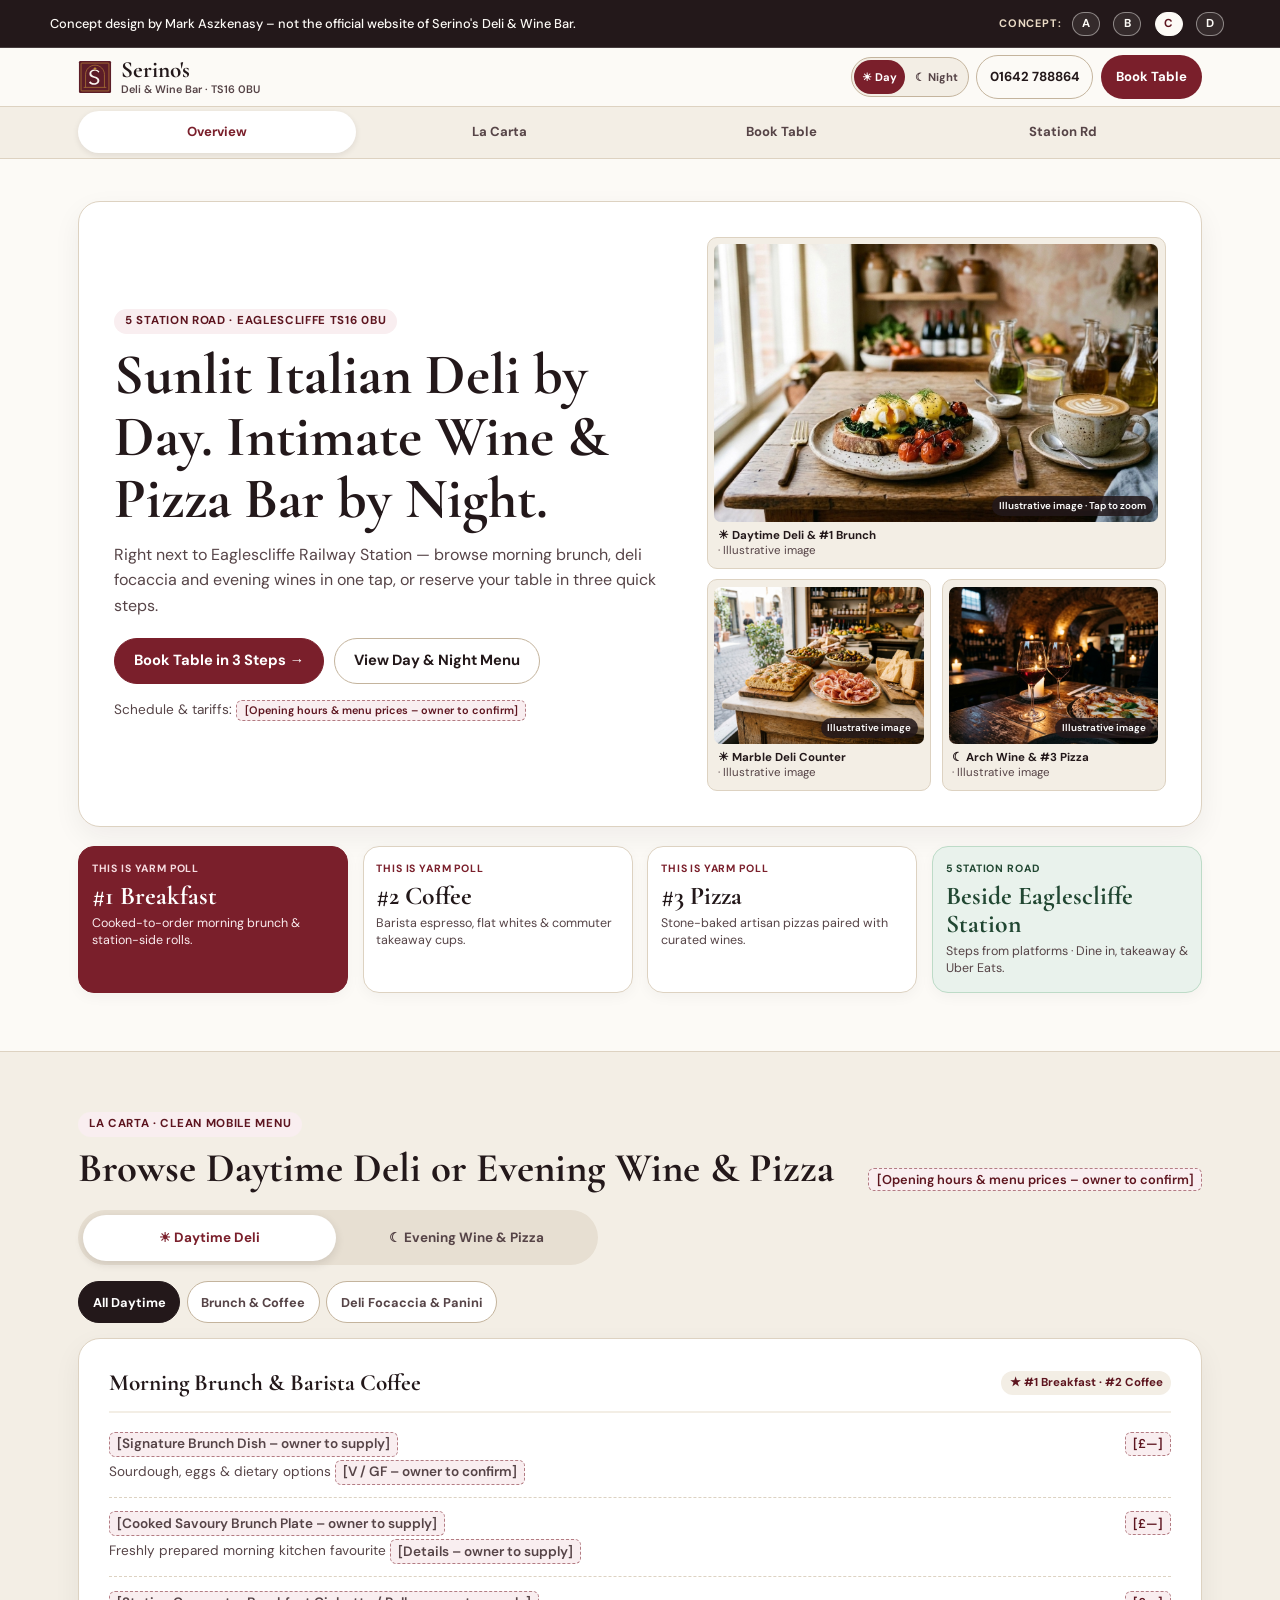
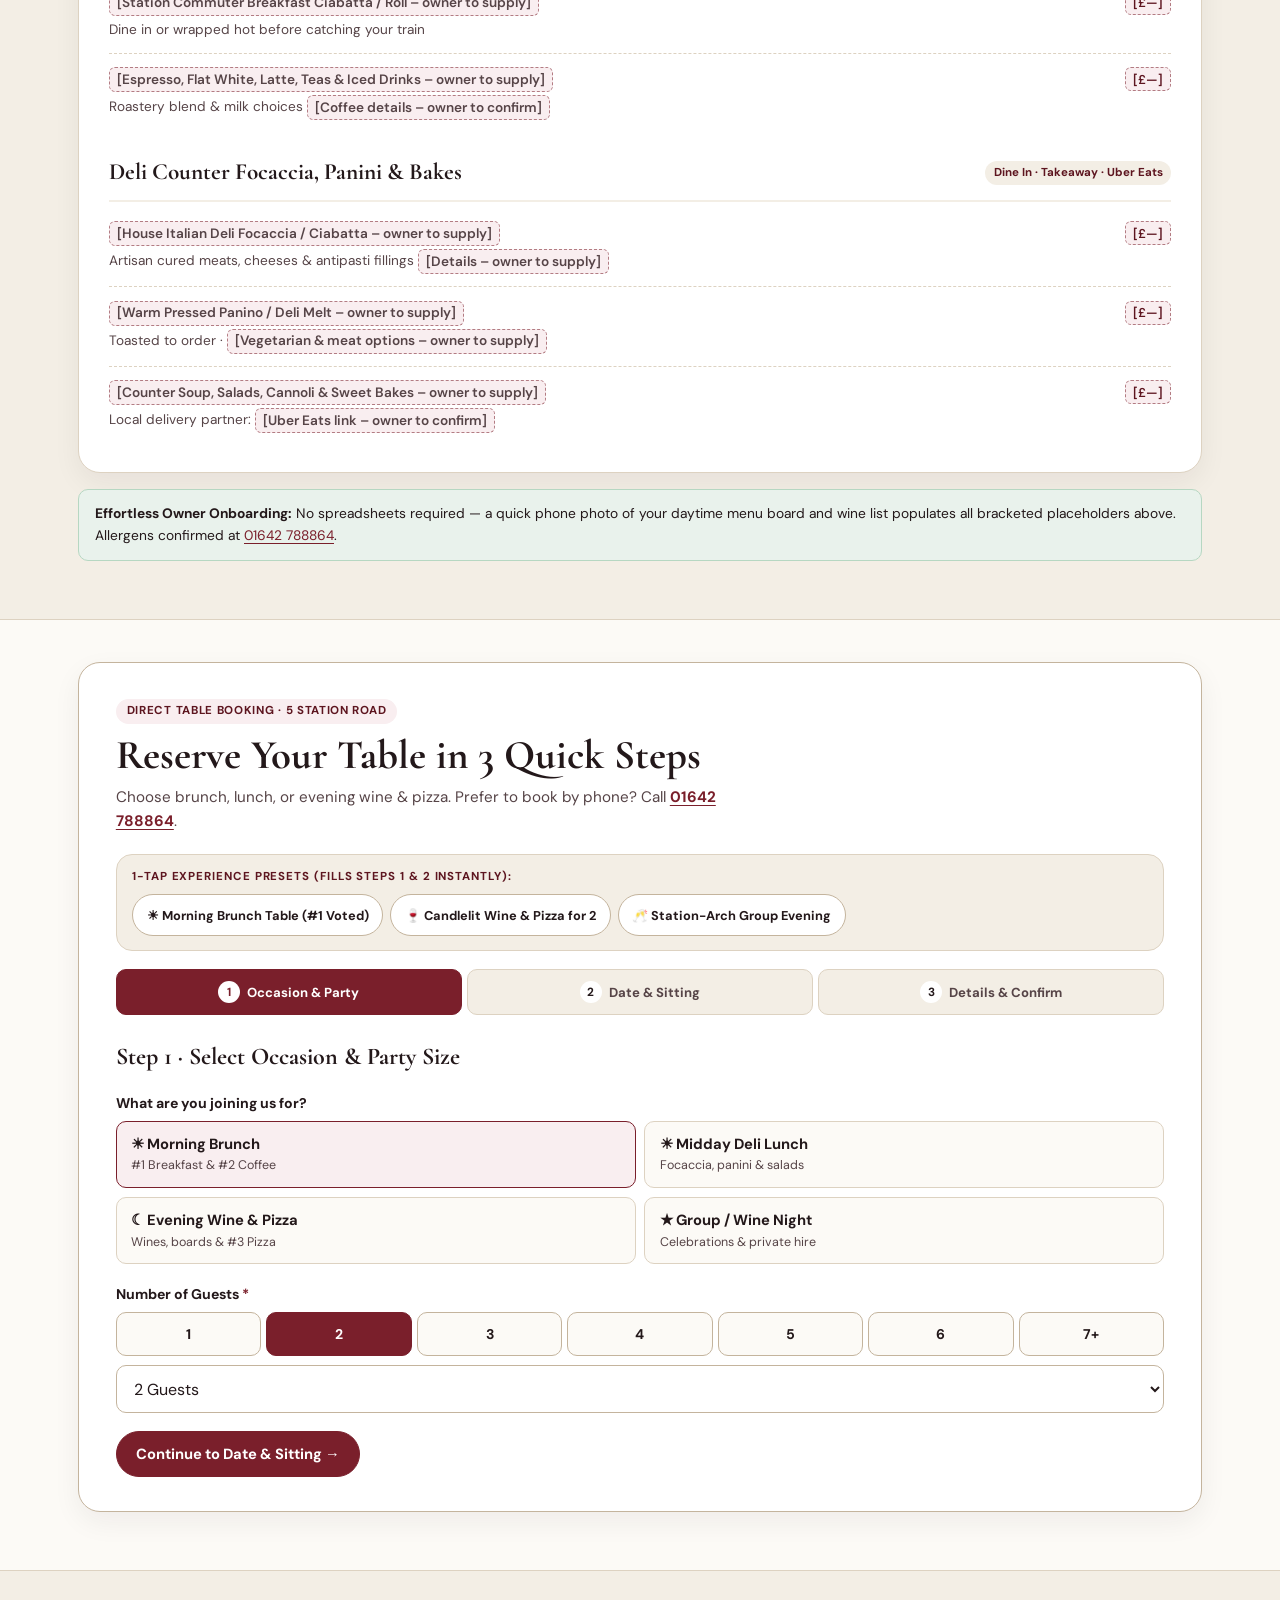
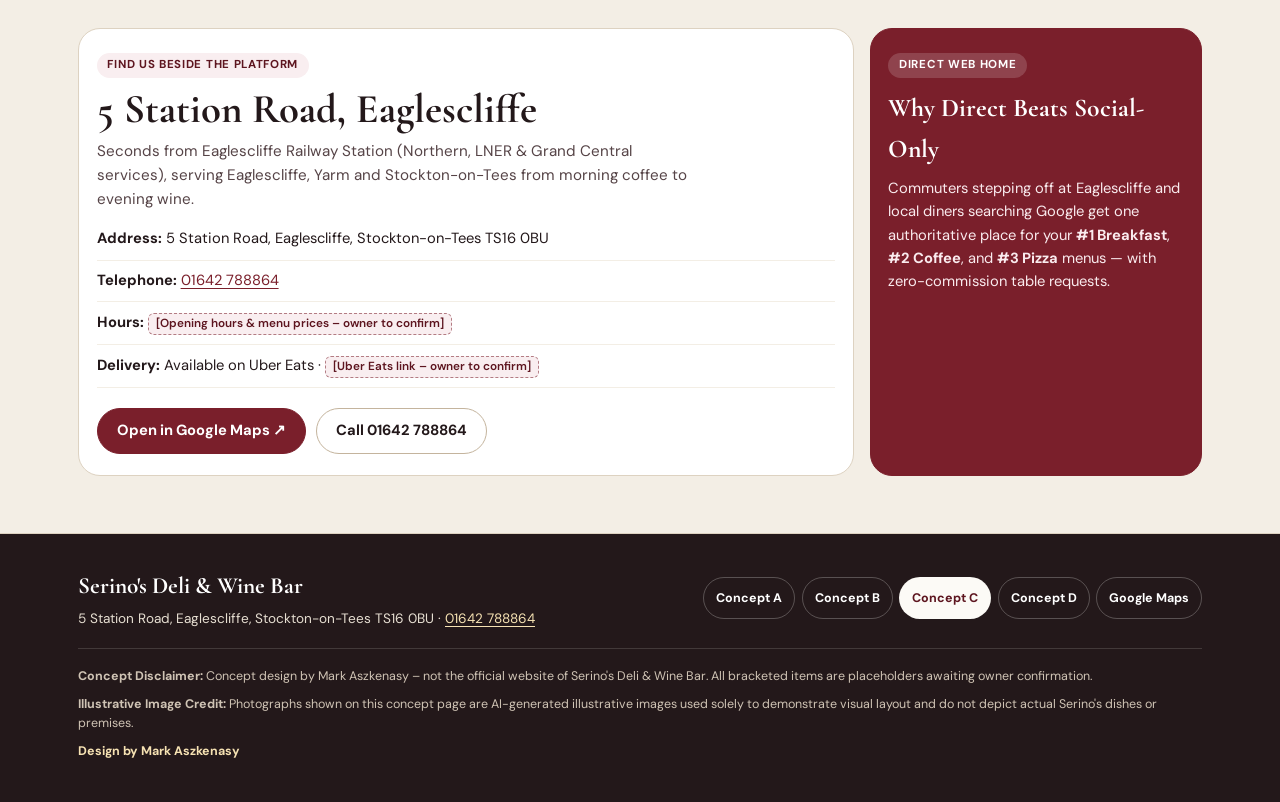
<file: c/index.html>
<!DOCTYPE html>
<html lang="en-GB" data-mood="day">
<head>
  <meta charset="utf-8">
  <meta name="viewport" content="width=device-width, initial-scale=1">
  <meta name="robots" content="noindex, nofollow">
  <meta name="theme-color" content="#FCFAF6">
  <title>Serino's Deli &amp; Wine Bar | Concept C — Sunlit Piazza &amp; Booking App (5 Station Rd)</title>
  <meta name="description" content="Concept C for Serino's Deli &amp; Wine Bar at 5 Station Road, Eaglescliffe — sunlit Bento overview, segmented Day/Night menu switcher, and 3-step Resy-style table booking app.">
  <link rel="icon" type="image/svg+xml" href="../favicon.svg">
  <script>
    try {
      var m = localStorage.getItem('serinos_mood');
      if (m === 'day' || m === 'night') document.documentElement.setAttribute('data-mood', m);
    } catch (e) {}
  </script>
  <link rel="stylesheet" href="css/styles.css">
</head>
<body>
  <a class="skip-link" href="#main-content">Skip to main content</a>

  <!-- Persistent Top Concept Banner + [A] [B] [C] Switcher -->
  <div class="concept-banner" role="region" aria-label="Concept website notice">
    <div class="concept-banner__inner">
      <p>Concept design by Mark Aszkenasy – not the official website of Serino's Deli &amp; Wine Bar.</p>
      <nav class="concept-switcher" aria-label="Switch concept version">
        <span class="concept-switcher__label">Concept:</span>
        <a class="concept-switcher__pill" href="../index.html"><span>A</span></a>
        <a class="concept-switcher__pill" href="../b/index.html"><span>B</span></a>
        <a class="concept-switcher__pill is-active" href="index.html" aria-current="page"><span>C</span></a>
        <a class="concept-switcher__pill" href="../d/index.html"><span>D</span></a>
      </nav>
    </div>
  </div>

  <!-- Sticky Sunlit App Header + Pill Nav -->
  <header class="piazza-appbar">
    <div class="scroll-progress-rail" data-scroll-progress aria-hidden="true"></div>
    <div class="container piazza-appbar__top">
      <a class="app-brand" href="#overview">
        <img class="app-brand__icon" src="../images/logo-mark.svg" width="34" height="34" alt="">
        <span class="app-brand__copy">
          <span class="app-brand__title">Serino's</span>
          <span class="app-brand__meta">Deli &amp; Wine Bar · TS16 0BU</span>
        </span>
      </a>

      <div class="appbar-actions">
        <div class="appbar-mood-switch" role="group" aria-label="Switch daytime or evening mood">
          <button class="appbar-mood-switch__btn" type="button" data-mood-btn="day" aria-pressed="true" title="Daytime Deli mood">☀ Day</button>
          <button class="appbar-mood-switch__btn" type="button" data-mood-btn="night" aria-pressed="false" title="Evening Wine &amp; Pizza mood">☾ Night</button>
        </div>
        <a class="appbar-call" href="tel:01642788864" aria-label="Call 01642 788864">01642 788864</a>
        <a class="appbar-cta" href="#book-table">Book Table</a>
      </div>
    </div>

    <div class="piazza-pillbar">
      <div class="container">
        <nav class="pill-nav" aria-label="Section navigation" data-scrollspy-nav>
          <a class="pill-nav__item is-active" href="#overview">Overview</a>
          <a class="pill-nav__item" href="#la-carta">La Carta</a>
          <a class="pill-nav__item" href="#book-table">Book Table</a>
          <a class="pill-nav__item" href="#station-rd">Station Rd</a>
        </nav>
      </div>
    </div>
  </header>

  <main id="main-content">
    <!-- Sunlit Piazza Hero + 2x2 Mobile Bento Summary Grid -->
    <section class="piazza-section" id="overview" aria-labelledby="piazza-hero-title">
      <div class="container">
        <div class="hero-app-card">
          <div class="hero-app-card__copy">
            <span class="eyebrow-chip">5 Station Road · Eaglescliffe TS16 0BU</span>
            <h1 class="piazza-h1" id="piazza-hero-title">
              Sunlit Italian Deli by Day. Intimate Wine &amp; Pizza Bar by Night.
            </h1>
            <p class="piazza-lead">
              Right next to Eaglescliffe Railway Station — browse morning brunch, deli focaccia and evening wines in one tap, or reserve your table in three quick steps.
            </p>

            <div class="hero-cta-row">
              <a class="btn btn--claret" href="#book-table">Book Table in 3 Steps →</a>
              <a class="btn btn--soft" href="#la-carta">View Day &amp; Night Menu</a>
            </div>

            <p class="hours-inline">
              Schedule &amp; tariffs: <span class="ph">[Opening hours &amp; menu prices – owner to confirm]</span>
            </p>
          </div>

          <div class="hero-dual-visuals">
            <figure
              class="piazza-photo-card piazza-photo-card--lead is-lightbox-trigger"
              data-lightbox-src="../images/hero.jpg"
              data-lightbox-alt="Warm sunlit morning table with barista flat white coffee and brunch dishes"
              data-lightbox-caption="☀ Mattina · 5 Station Road — Barista flat white coffee &amp; #1-voted brunch plates steps from Eaglescliffe Station."
              data-lightbox-preset="brunch"
              data-lightbox-cta-label="Book Morning Brunch Table →"
              tabindex="0"
              role="button"
              aria-label="Inspect larger illustrative photo: Sunlit morning espresso and brunch"
            >
              <div class="piazza-photo-card__img-wrap">
                <img
                  src="../images/hero.jpg"
                  width="1440"
                  height="803"
                  alt="Warm sunlit morning table with barista flat white coffee and brunch dishes"
                >
                <span class="photo-tag">Illustrative image · Tap to zoom</span>
              </div>
              <figcaption>
                <strong>☀ Daytime Deli &amp; #1 Brunch</strong> · Illustrative image
              </figcaption>
            </figure>

            <figure
              class="piazza-photo-card is-lightbox-trigger"
              data-lightbox-src="../images/detail-1.jpg"
              data-lightbox-alt="Sunlit Carrara marble Italian deli counter with rosemary focaccia, sliced salumi, olives and Parmigiano"
              data-lightbox-caption="☀ Banco Gastronomia — Carrara marble deli counter with rosemary focaccia, sliced salumi, olives &amp; Parmigiano."
              data-lightbox-preset=""
              data-lightbox-cta-label="Book Midday Deli Table →"
              tabindex="0"
              role="button"
              aria-label="Inspect larger illustrative photo: Carrara marble Italian deli counter"
            >
              <div class="piazza-photo-card__img-wrap">
                <img
                  src="../images/detail-1.jpg"
                  width="1200"
                  height="896"
                  alt="Sunlit Carrara marble Italian deli counter with rosemary focaccia, sliced salumi, olives and Parmigiano"
                >
                <span class="photo-tag">Illustrative image</span>
              </div>
              <figcaption>
                <strong>☀ Marble Deli Counter</strong> · Illustrative image
              </figcaption>
            </figure>

            <figure
              class="piazza-photo-card is-lightbox-trigger"
              data-lightbox-src="../images/detail-2.jpg"
              data-lightbox-alt="Atmospheric brick railway-arch wine bar table with ruby red wine and stone-baked Neapolitan pizza"
              data-lightbox-caption="☾ Sotto L'Arco — Brick railway-arch table with ruby red wine &amp; blistered stone-baked pizza (#3 Voted on This Is Yarm)."
              data-lightbox-preset="wine-for-2"
              data-lightbox-cta-label="Book Wine &amp; Pizza Table →"
              tabindex="0"
              role="button"
              aria-label="Inspect larger illustrative photo: Brick railway-arch wine bar table with red wine and stone-baked pizza"
            >
              <div class="piazza-photo-card__img-wrap">
                <img
                  src="../images/detail-2.jpg"
                  width="1200"
                  height="896"
                  alt="Atmospheric brick railway-arch wine bar table with ruby red wine and stone-baked Neapolitan pizza"
                >
                <span class="photo-tag">Illustrative image</span>
              </div>
              <figcaption>
                <strong>☾ Arch Wine &amp; #3 Pizza</strong> · Illustrative image
              </figcaption>
            </figure>
          </div>
        </div>

        <!-- Crisp 2x2 Mobile Bento Summary Grid -->
        <div class="bento-grid-2x2" aria-label="Serino's verified highlights">
          <article class="bento-tile bento-tile--claret">
            <span class="bento-tile__kicker">This Is Yarm Poll</span>
            <h2 class="bento-tile__stat">#1 Breakfast</h2>
            <p class="bento-tile__desc">Cooked-to-order morning brunch &amp; station-side rolls.</p>
          </article>

          <article class="bento-tile">
            <span class="bento-tile__kicker">This Is Yarm Poll</span>
            <h2 class="bento-tile__stat">#2 Coffee</h2>
            <p class="bento-tile__desc">Barista espresso, flat whites &amp; commuter takeaway cups.</p>
          </article>

          <article class="bento-tile">
            <span class="bento-tile__kicker">This Is Yarm Poll</span>
            <h2 class="bento-tile__stat">#3 Pizza</h2>
            <p class="bento-tile__desc">Stone-baked artisan pizzas paired with curated wines.</p>
          </article>

          <article class="bento-tile bento-tile--station">
            <span class="bento-tile__kicker">5 Station Road</span>
            <h2 class="bento-tile__stat">Beside Eaglescliffe Station</h2>
            <p class="bento-tile__desc">Steps from platforms · Dine in, takeaway &amp; Uber Eats.</p>
          </article>
        </div>
      </div>
    </section>

    <!-- Segmented Day / Night Menu App Switcher -->
    <section class="piazza-section piazza-section--stone" id="la-carta" aria-labelledby="carta-app-heading">
      <div class="container">
        <div class="section-header-app">
          <div>
            <span class="eyebrow-chip">La Carta · Clean Mobile Menu</span>
            <h2 class="piazza-h2" id="carta-app-heading">Browse Daytime Deli or Evening Wine &amp; Pizza</h2>
          </div>
          <span class="ph">[Opening hours &amp; menu prices – owner to confirm]</span>
        </div>

        <!-- Segmented iOS/Mobbin Control -->
        <div class="segmented-control" role="tablist" aria-label="Switch between Daytime Deli and Evening Wine &amp; Pizza">
          <button
            class="segmented-control__btn is-active"
            type="button"
            role="tab"
            id="seg-tab-day"
            aria-selected="true"
            aria-controls="seg-panel-day"
            data-seg-mode="day"
          >
            <span aria-hidden="true">☀</span> Daytime Deli
          </button>
          <button
            class="segmented-control__btn"
            type="button"
            role="tab"
            id="seg-tab-night"
            aria-selected="false"
            aria-controls="seg-panel-night"
            data-seg-mode="night"
          >
            <span aria-hidden="true">☾</span> Evening Wine &amp; Pizza
          </button>
        </div>

        <!-- DAYTIME PANEL -->
        <div class="carta-app-panel" id="seg-panel-day" role="tabpanel" aria-labelledby="seg-tab-day">
          <div class="subfilter-row" role="group" aria-label="Filter daytime categories">
            <button class="subfilter-chip is-active" type="button" data-day-cat="all">All Daytime</button>
            <button class="subfilter-chip" type="button" data-day-cat="brunch">Brunch &amp; Coffee</button>
            <button class="subfilter-chip" type="button" data-day-cat="deli">Deli Focaccia &amp; Panini</button>
          </div>

          <div class="clean-menu-card">
            <div class="clean-menu-group" data-day-section="brunch">
              <div class="clean-menu-group__head">
                <h3>Morning Brunch &amp; Barista Coffee</h3>
                <span class="mini-badge">★ #1 Breakfast · #2 Coffee</span>
              </div>
              <ul class="clean-rows">
                <li class="clean-row">
                  <div class="clean-row__info">
                    <strong><span class="ph">[Signature Brunch Dish – owner to supply]</span></strong>
                    <span>Sourdough, eggs &amp; dietary options <span class="ph">[V / GF – owner to confirm]</span></span>
                  </div>
                  <span class="clean-row__price"><span class="ph">[£—]</span></span>
                </li>
                <li class="clean-row">
                  <div class="clean-row__info">
                    <strong><span class="ph">[Cooked Savoury Brunch Plate – owner to supply]</span></strong>
                    <span>Freshly prepared morning kitchen favourite <span class="ph">[Details – owner to supply]</span></span>
                  </div>
                  <span class="clean-row__price"><span class="ph">[£—]</span></span>
                </li>
                <li class="clean-row">
                  <div class="clean-row__info">
                    <strong><span class="ph">[Station Commuter Breakfast Ciabatta / Roll – owner to supply]</span></strong>
                    <span>Dine in or wrapped hot before catching your train</span>
                  </div>
                  <span class="clean-row__price"><span class="ph">[£—]</span></span>
                </li>
                <li class="clean-row">
                  <div class="clean-row__info">
                    <strong><span class="ph">[Espresso, Flat White, Latte, Teas &amp; Iced Drinks – owner to supply]</span></strong>
                    <span>Roastery blend &amp; milk choices <span class="ph">[Coffee details – owner to confirm]</span></span>
                  </div>
                  <span class="clean-row__price"><span class="ph">[£—]</span></span>
                </li>
              </ul>
            </div>

            <div class="clean-menu-group" data-day-section="deli">
              <div class="clean-menu-group__head">
                <h3>Deli Counter Focaccia, Panini &amp; Bakes</h3>
                <span class="mini-badge">Dine In · Takeaway · Uber Eats</span>
              </div>
              <ul class="clean-rows">
                <li class="clean-row">
                  <div class="clean-row__info">
                    <strong><span class="ph">[House Italian Deli Focaccia / Ciabatta – owner to supply]</span></strong>
                    <span>Artisan cured meats, cheeses &amp; antipasti fillings <span class="ph">[Details – owner to supply]</span></span>
                  </div>
                  <span class="clean-row__price"><span class="ph">[£—]</span></span>
                </li>
                <li class="clean-row">
                  <div class="clean-row__info">
                    <strong><span class="ph">[Warm Pressed Panino / Deli Melt – owner to supply]</span></strong>
                    <span>Toasted to order · <span class="ph">[Vegetarian &amp; meat options – owner to supply]</span></span>
                  </div>
                  <span class="clean-row__price"><span class="ph">[£—]</span></span>
                </li>
                <li class="clean-row">
                  <div class="clean-row__info">
                    <strong><span class="ph">[Counter Soup, Salads, Cannoli &amp; Sweet Bakes – owner to supply]</span></strong>
                    <span>Local delivery partner: <span class="ph">[Uber Eats link – owner to confirm]</span></span>
                  </div>
                  <span class="clean-row__price"><span class="ph">[£—]</span></span>
                </li>
              </ul>
            </div>
          </div>
        </div>

        <!-- EVENING PANEL -->
        <div class="carta-app-panel" id="seg-panel-night" role="tabpanel" aria-labelledby="seg-tab-night" hidden>
          <div class="subfilter-row" role="group" aria-label="Filter evening categories">
            <button class="subfilter-chip is-active" type="button" data-night-cat="all">All Evening</button>
            <button class="subfilter-chip" type="button" data-night-cat="boards">Antipasti Boards</button>
            <button class="subfilter-chip" type="button" data-night-cat="pizza">Stone-Baked Pizza</button>
            <button class="subfilter-chip" type="button" data-night-cat="wine">Wines &amp; Spritz</button>
          </div>

          <div class="clean-menu-card clean-menu-card--evening">
            <figure
              class="carta-app-banner is-lightbox-trigger"
              data-lightbox-src="../images/feature.jpg"
              data-lightbox-alt="Evening wine bar table with red wine glasses, antipasti sharing board and stone-baked pizza"
              data-lightbox-caption="☾ Enoteca &amp; Antipasti — Candlelit sharing boards of cured salumi, cheeses &amp; olives poured with curated Italian reds."
              data-lightbox-preset="wine-for-2"
              data-lightbox-cta-label="Reserve Wine &amp; Pizza Table →"
              tabindex="0"
              role="button"
              aria-label="Inspect larger illustrative photo: Candlelit evening wine and antipasti sharing board"
            >
              <div class="carta-app-banner__media">
                <img
                  src="../images/feature.jpg"
                  width="1200"
                  height="896"
                  loading="lazy"
                  alt="Evening wine bar table with red wine glasses, antipasti sharing board and stone-baked pizza"
                >
                <span class="photo-tag">Illustrative image · Tap to zoom</span>
              </div>
              <figcaption>
                <span><strong>Candlelit Antipasti &amp; Wine</strong> — Sharing charcuterie, cheeses &amp; curated pours</span>
                <span>Illustrative image</span>
              </figcaption>
            </figure>

            <div class="clean-menu-group" data-night-section="boards">
              <div class="clean-menu-group__head">
                <h3>Antipasti &amp; Charcuterie Grazing Boards</h3>
                <span class="mini-badge">Sharing Plates</span>
              </div>
              <ul class="clean-rows">
                <li class="clean-row">
                  <div class="clean-row__info">
                    <strong><span class="ph">[Serino's Sharing Charcuterie &amp; Cheese Board – owner to supply]</span></strong>
                    <span>Cured meats, cheeses, olives &amp; bread · <span class="ph">[For two / group pricing – owner to confirm]</span></span>
                  </div>
                  <span class="clean-row__price"><span class="ph">[£—]</span></span>
                </li>
                <li class="clean-row">
                  <div class="clean-row__info">
                    <strong><span class="ph">[Marinated Olives, Bruschetta &amp; Small Plates – owner to supply]</span></strong>
                    <span>Prepared to pair with evening pours</span>
                  </div>
                  <span class="clean-row__price"><span class="ph">[£—]</span></span>
                </li>
              </ul>
            </div>

            <div class="clean-menu-group" data-night-section="pizza">
              <div class="clean-menu-group__head">
                <h3>Stone-Baked Artisan Pizzas</h3>
                <span class="mini-badge">★ #3 Pizza · This Is Yarm</span>
              </div>
              <ul class="clean-rows">
                <li class="clean-row">
                  <div class="clean-row__info">
                    <strong><span class="ph">[Classic Margherita – Tomato, Fior di Latte &amp; Basil – owner to confirm]</span></strong>
                    <span>Stone-baked base · <span class="ph">[GF base / dietary notes – owner to confirm]</span></span>
                  </div>
                  <span class="clean-row__price"><span class="ph">[£—]</span></span>
                </li>
                <li class="clean-row">
                  <div class="clean-row__info">
                    <strong><span class="ph">[Signature Cured Meat / Spicy Salami Pizza – owner to supply]</span></strong>
                    <span><span class="ph">[Topping details – owner to supply]</span></span>
                  </div>
                  <span class="clean-row__price"><span class="ph">[£—]</span></span>
                </li>
                <li class="clean-row">
                  <div class="clean-row__info">
                    <strong><span class="ph">[Seasonal Vegetarian or White-Base Pizza – owner to supply]</span></strong>
                    <span><span class="ph">[Topping details – owner to supply]</span></span>
                  </div>
                  <span class="clean-row__price"><span class="ph">[£—]</span></span>
                </li>
              </ul>
            </div>

            <div class="clean-menu-group" data-night-section="wine">
              <div class="clean-menu-group__head">
                <h3>Wines by the Glass, Bottle &amp; Aperitivi</h3>
                <span class="mini-badge">Station Enoteca</span>
              </div>
              <ul class="clean-rows">
                <li class="clean-row">
                  <div class="clean-row__info">
                    <strong><span class="ph">[Curated Red, White, Rosé &amp; Sparkling Wines – owner to supply]</span></strong>
                    <span>175ml / 250ml / Bottle · <span class="ph">[Wine list – owner to supply]</span></span>
                  </div>
                  <span class="clean-row__price"><span class="ph">[£— / £—]</span></span>
                </li>
                <li class="clean-row">
                  <div class="clean-row__info">
                    <strong><span class="ph">[Aperitivo Spritzes, Peroni, Craft Beers &amp; Softs – owner to supply]</span></strong>
                    <span><span class="ph">[Bar drinks list – owner to supply]</span></span>
                  </div>
                  <span class="clean-row__price"><span class="ph">[£—]</span></span>
                </li>
              </ul>
            </div>
          </div>
        </div>

        <p class="owner-helper-box">
          <strong>Effortless Owner Onboarding:</strong> No spreadsheets required — a quick phone photo of your daytime menu board and wine list populates all bracketed placeholders above. Allergens confirmed at <a href="tel:01642788864">01642 788864</a>.
        </p>
      </div>
    </section>

    <!-- Mobbin 3-Step Resy-Style Table Stepper -->
    <section class="piazza-section" id="book-table" aria-labelledby="stepper-heading">
      <div class="container">
        <div class="stepper-shell">
          <div class="stepper-shell__header">
            <span class="eyebrow-chip">Direct Table Booking · 5 Station Road</span>
            <h2 class="piazza-h2" id="stepper-heading">Reserve Your Table in 3 Quick Steps</h2>
            <p class="piazza-sub">
              Choose brunch, lunch, or evening wine &amp; pizza. Prefer to book by phone? Call <a href="tel:01642788864"><strong>01642 788864</strong></a>.
            </p>
          </div>

          <!-- 1-Tap Experience Presets -->
          <div class="app-presets-bar" aria-label="1-tap booking experience presets">
            <span class="app-presets-bar__label">1-Tap Experience Presets (Fills Steps 1 &amp; 2 Instantly):</span>
            <div class="app-presets-bar__pills" role="group" aria-label="Experience presets">
              <button class="app-preset-pill" type="button" data-serinos-preset="brunch" aria-pressed="false">☀ Morning Brunch Table (#1 Voted)</button>
              <button class="app-preset-pill" type="button" data-serinos-preset="wine-for-2" aria-pressed="false">🍷 Candlelit Wine &amp; Pizza for 2</button>
              <button class="app-preset-pill" type="button" data-serinos-preset="group-arch" aria-pressed="false">🥂 Station-Arch Group Evening</button>
            </div>
          </div>

          <!-- Progress Track -->
          <ol class="stepper-progress" aria-label="Booking progress">
            <li class="stepper-progress__step is-current" data-step-indicator="1">
              <button class="stepper-progress__btn" type="button" data-goto-step="1">
                <span class="stepper-progress__num">1</span>
                <span class="stepper-progress__label">Occasion &amp; Party</span>
              </button>
            </li>
            <li class="stepper-progress__step" data-step-indicator="2">
              <button class="stepper-progress__btn" type="button" data-goto-step="2">
                <span class="stepper-progress__num">2</span>
                <span class="stepper-progress__label">Date &amp; Sitting</span>
              </button>
            </li>
            <li class="stepper-progress__step" data-step-indicator="3">
              <button class="stepper-progress__btn" type="button" data-goto-step="3">
                <span class="stepper-progress__num">3</span>
                <span class="stepper-progress__label">Details &amp; Confirm</span>
              </button>
            </li>
          </ol>

          <form class="resy-stepper-form" data-stepper-form novalidate>
            <!-- STEP 1: Occasion & Party Size -->
            <div class="stepper-pane" data-step-pane="1">
              <h3 class="stepper-pane__title">Step 1 · Select Occasion &amp; Party Size</h3>

              <div class="form-block">
                <span class="field-group-label" id="c-occ-label">What are you joining us for?</span>
                <div class="occasion-grid" role="radiogroup" aria-labelledby="c-occ-label">
                  <div class="radio-card">
                    <input type="radio" id="c-occ-brunch" name="occasion" value="Morning Coffee &amp; Brunch" checked>
                    <label for="c-occ-brunch">
                      <span class="radio-card__title">☀ Morning Brunch</span>
                      <span class="radio-card__sub">#1 Breakfast &amp; #2 Coffee</span>
                    </label>
                  </div>

                  <div class="radio-card">
                    <input type="radio" id="c-occ-lunch" name="occasion" value="Midday Deli &amp; Lunch">
                    <label for="c-occ-lunch">
                      <span class="radio-card__title">☀ Midday Deli Lunch</span>
                      <span class="radio-card__sub">Focaccia, panini &amp; salads</span>
                    </label>
                  </div>

                  <div class="radio-card">
                    <input type="radio" id="c-occ-evening" name="occasion" value="Evening Wine &amp; Stone-Baked Pizza">
                    <label for="c-occ-evening">
                      <span class="radio-card__title">☾ Evening Wine &amp; Pizza</span>
                      <span class="radio-card__sub">Wines, boards &amp; #3 Pizza</span>
                    </label>
                  </div>

                  <div class="radio-card">
                    <input type="radio" id="c-occ-group" name="occasion" value="Group Gathering / Private Hire">
                    <label for="c-occ-group">
                      <span class="radio-card__title">★ Group / Wine Night</span>
                      <span class="radio-card__sub">Celebrations &amp; private hire</span>
                    </label>
                  </div>
                </div>
              </div>

              <div class="form-block">
                <label class="field-label" for="c-party">Number of Guests <span class="req" aria-hidden="true">*</span></label>
                <div class="party-pills" data-party-pills aria-label="Quick select party size">
                  <button class="party-pill" type="button" data-party-val="1 Guest">1</button>
                  <button class="party-pill is-selected" type="button" data-party-val="2 Guests">2</button>
                  <button class="party-pill" type="button" data-party-val="3 Guests">3</button>
                  <button class="party-pill" type="button" data-party-val="4 Guests">4</button>
                  <button class="party-pill" type="button" data-party-val="5 Guests">5</button>
                  <button class="party-pill" type="button" data-party-val="6 Guests">6</button>
                  <button class="party-pill" type="button" data-party-val="7+ Guests">7+</button>
                </div>
                <select class="app-input" id="c-party" name="party_size" required aria-describedby="c-party-err">
                  <option value="1 Guest">1 Guest</option>
                  <option value="2 Guests" selected>2 Guests</option>
                  <option value="3 Guests">3 Guests</option>
                  <option value="4 Guests">4 Guests</option>
                  <option value="5 Guests">5 Guests</option>
                  <option value="6 Guests">6 Guests</option>
                  <option value="7+ Guests">7+ Guests (Group Enquiry)</option>
                </select>
                <p class="field-err" id="c-party-err" hidden></p>
              </div>

              <div class="stepper-nav">
                <button class="btn btn--claret btn--full-mobile" type="button" data-next-step="2">
                  Continue to Date &amp; Sitting →
                </button>
              </div>
            </div>

            <!-- STEP 2: Date (with 1-tap chips) & Sitting -->
            <div class="stepper-pane" data-step-pane="2" hidden>
              <h3 class="stepper-pane__title">Step 2 · Pick Date &amp; Preferred Sitting</h3>

              <div class="form-block">
                <label class="field-label" for="c-date">Preferred Date <span class="req" aria-hidden="true">*</span></label>
                <div class="date-chip-bar" data-c-date-chips aria-label="One-tap quick dates"></div>
                <input
                  class="app-input"
                  type="date"
                  id="c-date"
                  name="preferred_date"
                  required
                  aria-describedby="c-date-err"
                  data-error-empty="Please pick a preferred date."
                >
                <p class="field-err" id="c-date-err" hidden></p>
              </div>

              <div class="form-block">
                <label class="field-label" for="c-sitting">Sitting Slot <span class="req" aria-hidden="true">*</span></label>
                <p class="field-hint">Exact sitting windows follow <span class="ph">[Opening hours &amp; menu prices – owner to confirm]</span>:</p>
                <div class="sitting-pills" data-sitting-pills aria-label="Quick select sitting">
                  <button class="sitting-pill is-selected" type="button" data-sitting-val="Morning Brunch Sitting">Morning Brunch</button>
                  <button class="sitting-pill" type="button" data-sitting-val="Midday Lunch Sitting">Midday Lunch</button>
                  <button class="sitting-pill" type="button" data-sitting-val="Early Evening Wine &amp; Pizza">Early Evening</button>
                  <button class="sitting-pill" type="button" data-sitting-val="Main Evening Wine &amp; Pizza">Main Evening</button>
                </div>
                <select
                  class="app-input"
                  id="c-sitting"
                  name="sitting_slot"
                  required
                  aria-describedby="c-sitting-err"
                  data-error-empty="Please choose a sitting slot."
                >
                  <option value="Morning Brunch Sitting" selected>Morning Brunch Sitting [Exact time – owner to confirm]</option>
                  <option value="Midday Lunch Sitting">Midday Lunch Sitting [Exact time – owner to confirm]</option>
                  <option value="Early Evening Wine &amp; Pizza">Early Evening Wine &amp; Pizza [Exact time – owner to confirm]</option>
                  <option value="Main Evening Wine &amp; Pizza">Main Evening Wine &amp; Pizza [Exact time – owner to confirm]</option>
                </select>
                <p class="field-err" id="c-sitting-err" hidden></p>
              </div>

              <div class="stepper-nav stepper-nav--split">
                <button class="btn btn--soft" type="button" data-prev-step="1">← Back</button>
                <button class="btn btn--claret" type="button" data-next-step="3">Continue to Guest Details →</button>
              </div>
            </div>

            <!-- STEP 3: Guest Details & Confirm -->
            <div class="stepper-pane" data-step-pane="3" hidden>
              <h3 class="stepper-pane__title">Step 3 · Guest Details &amp; Confirm</h3>

              <div class="live-selection-pill" data-step-summary-bar>
                <span data-step-summary-text>2 Guests · Morning Coffee &amp; Brunch</span>
                <button class="inline-edit-btn" type="button" data-prev-step="1">Change</button>
              </div>

              <div class="details-grid">
                <div class="form-block">
                  <label class="field-label" for="c-name">Your Full Name <span class="req" aria-hidden="true">*</span></label>
                  <input
                    class="app-input"
                    type="text"
                    id="c-name"
                    name="guest_name"
                    autocomplete="name"
                    placeholder="e.g. Hannah Wilkinson"
                    required
                    aria-describedby="c-name-err"
                    data-error-empty="Please enter your full name."
                  >
                  <p class="field-err" id="c-name-err" hidden></p>
                </div>

                <div class="form-block">
                  <label class="field-label" for="c-phone">Mobile or Telephone <span class="req" aria-hidden="true">*</span></label>
                  <input
                    class="app-input"
                    type="tel"
                    id="c-phone"
                    name="guest_phone"
                    autocomplete="tel"
                    placeholder="e.g. 07700 900456"
                    required
                    aria-describedby="c-phone-err"
                    data-error-empty="Please enter a telephone number."
                  >
                  <p class="field-err" id="c-phone-err" hidden></p>
                </div>

                <div class="form-block form-block--full">
                  <label class="field-label" for="c-email">Email Address <span class="req" aria-hidden="true">*</span></label>
                  <input
                    class="app-input"
                    type="email"
                    id="c-email"
                    name="guest_email"
                    autocomplete="email"
                    placeholder="you@example.co.uk"
                    required
                    aria-describedby="c-email-err"
                    data-error-empty="Please enter a valid email address."
                  >
                  <p class="field-err" id="c-email-err" hidden></p>
                </div>

                <div class="form-block form-block--full">
                  <label class="field-label" for="c-notes">Dietary Requirements, Allergies or Seating Notes (Optional)</label>
                  <textarea
                    class="app-input"
                    id="c-notes"
                    name="notes"
                    rows="3"
                    placeholder="Allergies, gluten-free pizza base, pram space, or train arrival time…"
                  ></textarea>
                </div>
              </div>

              <div class="stepper-nav stepper-nav--split">
                <button class="btn btn--soft" type="button" data-prev-step="2">← Back</button>
                <button class="btn btn--claret" type="submit">Confirm Table Request</button>
              </div>

              <div class="app-demo-banner" data-demo-status role="status" aria-live="polite" tabindex="-1" hidden>
                <p class="app-demo-banner__headline">Demo only – in the live site this would go straight to Serino's Deli &amp; Wine Bar.</p>
                <p class="app-demo-banner__meta" data-demo-summary></p>
                <div class="owner-receipt-ticket" data-owner-ticket></div>
              </div>
            </div>
          </form>
        </div>
      </div>
    </section>

    <!-- Station Rd Directions & Details -->
    <section class="piazza-section piazza-section--stone" id="station-rd" aria-labelledby="station-rd-heading">
      <div class="container">
        <div class="station-app-grid">
          <div class="station-app-card">
            <span class="eyebrow-chip">Find Us Beside the Platform</span>
            <h2 class="piazza-h2" id="station-rd-heading">5 Station Road, Eaglescliffe</h2>
            <p class="piazza-sub">
              Seconds from Eaglescliffe Railway Station (Northern, LNER &amp; Grand Central services), serving Eaglescliffe, Yarm and Stockton-on-Tees from morning coffee to evening wine.
            </p>

            <ul class="clean-facts">
              <li><strong>Address:</strong> 5 Station Road, Eaglescliffe, Stockton-on-Tees TS16 0BU</li>
              <li><strong>Telephone:</strong> <a href="tel:01642788864">01642 788864</a></li>
              <li><strong>Hours:</strong> <span class="ph">[Opening hours &amp; menu prices – owner to confirm]</span></li>
              <li><strong>Delivery:</strong> Available on Uber Eats · <span class="ph">[Uber Eats link – owner to confirm]</span></li>
            </ul>

            <div class="hero-cta-row">
              <a
                class="btn btn--claret"
                href="https://www.google.com/maps/search/?api=1&amp;query=Serinos+5+Station+Road+Eaglescliffe+TS16+0BU"
                target="_blank"
                rel="noopener noreferrer"
              >Open in Google Maps ↗</a>
              <a class="btn btn--soft" href="tel:01642788864">Call 01642 788864</a>
            </div>
          </div>

          <div class="station-app-card station-app-card--accent">
            <span class="eyebrow-chip eyebrow-chip--light">Direct Web Home</span>
            <h3>Why Direct Beats Social-Only</h3>
            <p>
              Commuters stepping off at Eaglescliffe and local diners searching Google get one authoritative place for your <strong>#1 Breakfast</strong>, <strong>#2 Coffee</strong>, and <strong>#3 Pizza</strong> menus — with zero-commission table requests.
            </p>
          </div>
        </div>
      </div>
    </section>
  </main>

  <footer class="piazza-footer">
    <div class="container">
      <div class="piazza-footer__top">
        <div>
          <p class="piazza-footer__title">Serino's Deli &amp; Wine Bar</p>
          <p class="piazza-footer__addr">5 Station Road, Eaglescliffe, Stockton-on-Tees TS16 0BU · <a href="tel:01642788864">01642 788864</a></p>
        </div>
        <div class="piazza-footer__concepts">
          <a href="../index.html">Concept A</a>
          <a href="../b/index.html">Concept B</a>
          <a href="index.html" aria-current="page">Concept C</a>
          <a href="../d/index.html">Concept D</a>
          <a href="https://www.google.com/maps/search/?api=1&amp;query=Serinos+5+Station+Road+Eaglescliffe+TS16+0BU" target="_blank" rel="noopener noreferrer">Google Maps</a>
        </div>
      </div>

      <div class="piazza-footer__disclaimers">
        <p><strong>Concept Disclaimer:</strong> Concept design by Mark Aszkenasy – not the official website of Serino's Deli &amp; Wine Bar. All bracketed items are placeholders awaiting owner confirmation.</p>
        <p><strong>Illustrative Image Credit:</strong> Photographs shown on this concept page are AI-generated illustrative images used solely to demonstrate visual layout and do not depict actual Serino's dishes or premises.</p>
        <p class="piazza-footer__credit">Design by Mark Aszkenasy</p>
      </div>
    </div>
  </footer>

  <!-- Mobile Bottom Action Bar -->
  <nav class="app-bottom-dock" aria-label="Quick mobile actions">
    <a class="app-bottom-dock__btn" href="tel:01642788864">Call</a>
    <a class="app-bottom-dock__btn" href="#la-carta">La Carta</a>
    <a class="app-bottom-dock__btn app-bottom-dock__btn--primary" href="#book-table">Book Table</a>
  </nav>

  <!-- Native Accessible Photo Lightbox -->
  <dialog class="photo-lightbox" id="photo-lightbox" aria-label="Editorial photo preview">
    <div class="photo-lightbox__shell" data-lightbox-shell>
      <div class="photo-lightbox__topbar">
        <span class="photo-lightbox__tag">Illustrative image</span>
        <button class="photo-lightbox__close" type="button" data-lightbox-close aria-label="Close photo preview">✕</button>
      </div>
      <div class="photo-lightbox__media">
        <img src="../images/hero.jpg" alt="" data-lightbox-img width="1200" height="896">
      </div>
      <div class="photo-lightbox__footer">
        <p class="photo-lightbox__caption" data-lightbox-caption></p>
        <a class="btn btn--claret photo-lightbox__cta" href="#book-table" data-lightbox-cta>Reserve a Table →</a>
      </div>
    </div>
  </dialog>

  <div class="micro-toast" data-micro-toast role="status" aria-live="polite" hidden></div>

  <script src="js/app.js"></script>
</body>
</html>
</file>
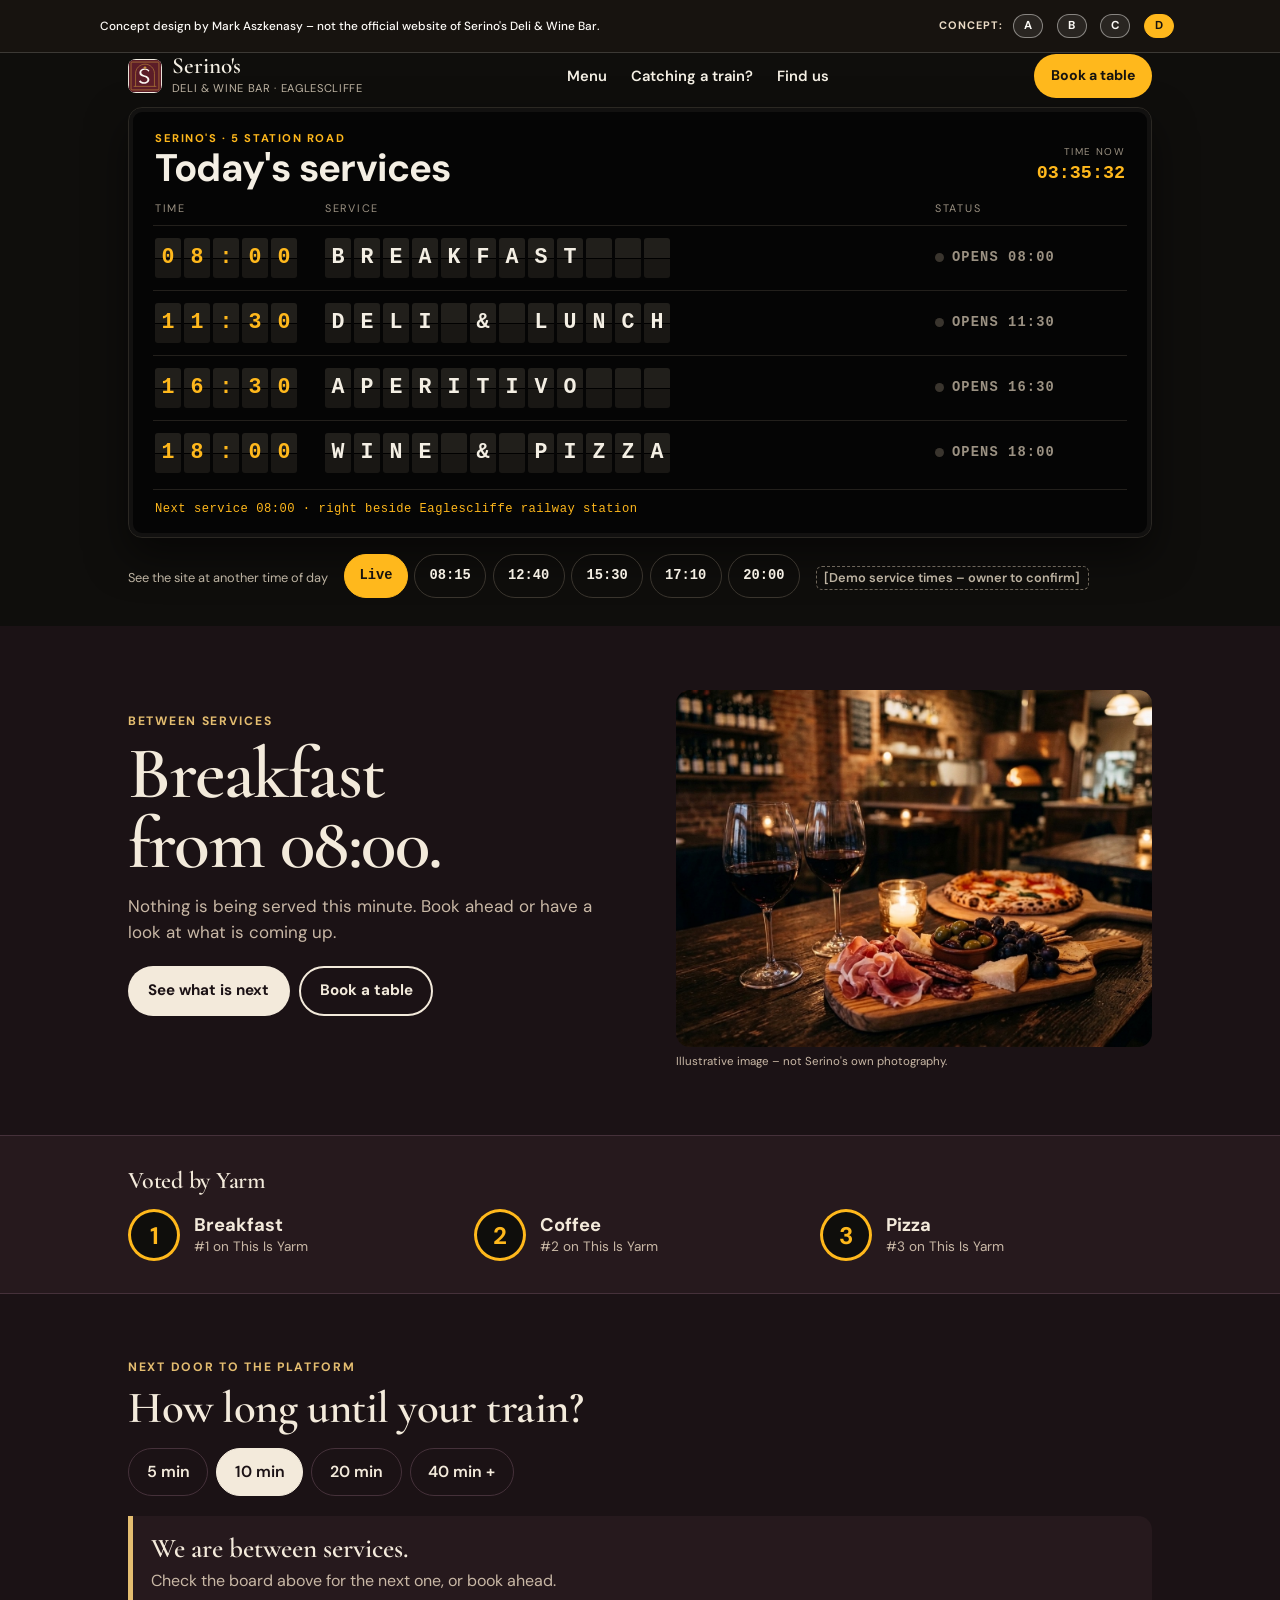
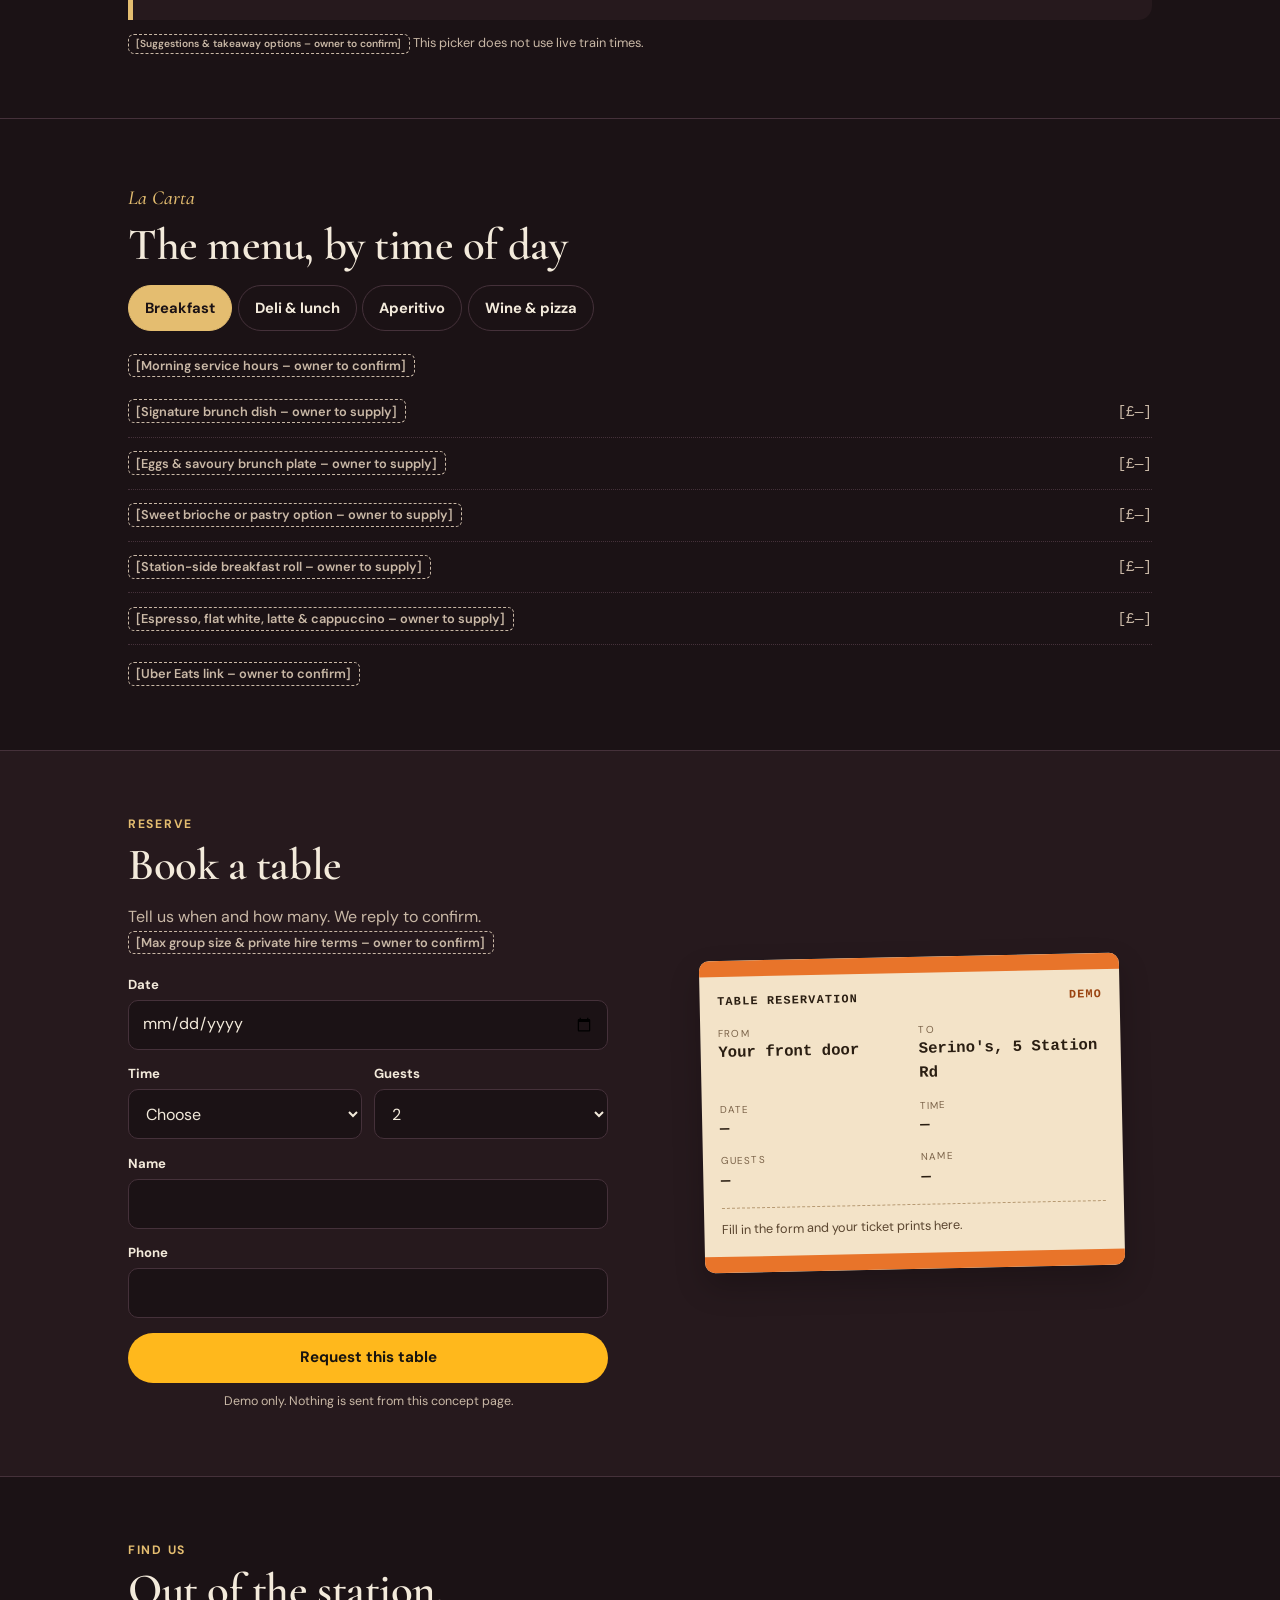
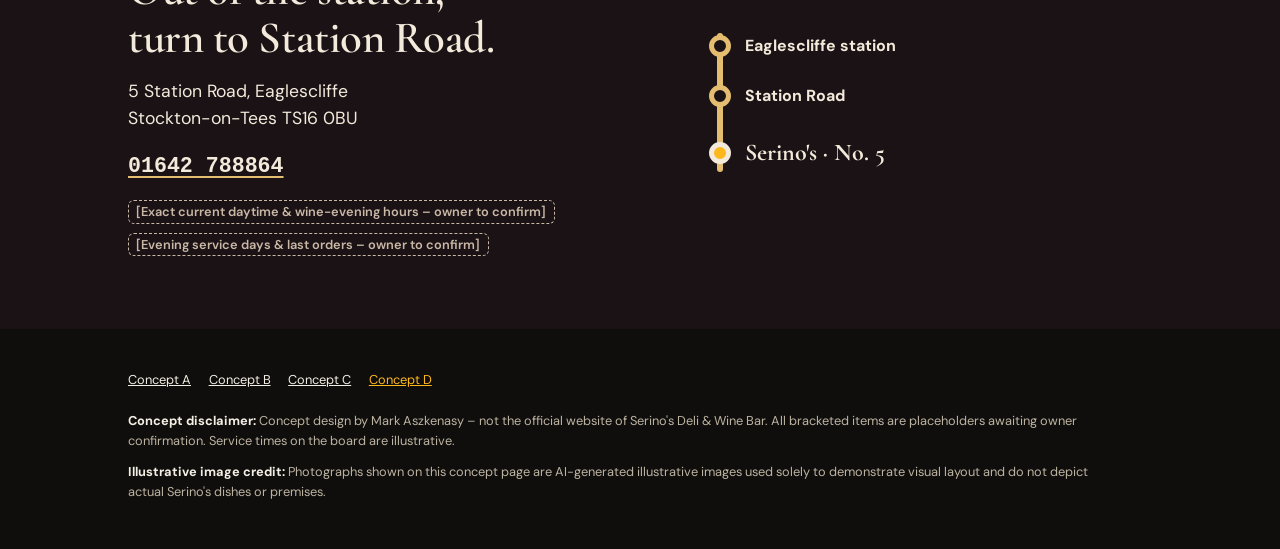
<file: d/index.html>
<!DOCTYPE html>
<html lang="en-GB" data-service="breakfast">
<head>
  <meta charset="utf-8">
  <meta name="viewport" content="width=device-width, initial-scale=1">
  <meta name="robots" content="noindex, nofollow">
  <meta name="theme-color" content="#0F0E0C">
  <title>Serino's Deli &amp; Wine Bar | Concept D — Station Departure Board (5 Station Rd)</title>
  <meta name="description" content="Concept D for Serino's Deli &amp; Wine Bar at 5 Station Road, Eaglescliffe — a live station departure board that shows what is being served right now, from breakfast to wine and pizza.">
  <link rel="icon" type="image/svg+xml" href="../favicon.svg">
  <link rel="stylesheet" href="css/styles.css">
</head>
<body>
  <a class="skip-link" href="#main-content">Skip to main content</a>

  <!-- Persistent Top Concept Banner + [A] [B] [C] [D] Switcher -->
  <div class="concept-banner" role="region" aria-label="Concept website notice">
    <div class="concept-banner__inner">
      <p>Concept design by Mark Aszkenasy – not the official website of Serino's Deli &amp; Wine Bar.</p>
      <nav class="concept-switcher" aria-label="Switch concept version">
        <span class="concept-switcher__label">Concept:</span>
        <a class="concept-switcher__pill" href="../index.html"><span>A</span></a>
        <a class="concept-switcher__pill" href="../b/index.html"><span>B</span></a>
        <a class="concept-switcher__pill" href="../c/index.html"><span>C</span></a>
        <a class="concept-switcher__pill is-active" href="index.html" aria-current="page"><span>D</span></a>
      </nav>
    </div>
  </div>

  <header class="site-head">
    <div class="wrap site-head__inner">
      <a class="brand" href="#board">
        <img src="../images/logo-mark.svg" width="34" height="34" alt="">
        <span>
          <span class="brand__name">Serino's</span>
          <span class="brand__meta">Deli &amp; Wine Bar · Eaglescliffe</span>
        </span>
      </a>
      <nav class="site-nav" aria-label="Sections">
        <a href="#la-carta">Menu</a>
        <a href="#train">Catching a train?</a>
        <a href="#find-us">Find us</a>
      </nav>
      <a class="btn btn--amber site-head__cta" href="#book">Book a table</a>
    </div>
  </header>

  <main id="main-content">

    <!-- 1. The departure board -->
    <section class="board-section" id="board" aria-labelledby="board-title">
      <div class="wrap">
        <div class="board">
          <div class="board__head">
            <div>
              <p class="board__station">Serino's · 5 Station Road</p>
              <h1 class="board__title" id="board-title">Today's services</h1>
            </div>
            <div class="board__clock" aria-live="off">
              <span class="board__clock-label" data-clock-label>Time now</span>
              <span class="board__clock-time" data-clock>--:--:--</span>
            </div>
          </div>

          <div class="board__cols" aria-hidden="true">
            <span>Time</span><span>Service</span><span>Status</span>
          </div>

          <ol class="board__rows" data-board-rows></ol>

          <p class="board__ticker"><span data-ticker>Right beside Eaglescliffe railway station.</span></p>
        </div>

        <div class="preview" role="group" aria-labelledby="preview-label">
          <p class="preview__label" id="preview-label">See the site at another time of day</p>
          <div class="preview__chips">
            <button type="button" class="chip is-active" data-preview="live" aria-pressed="true">Live</button>
            <button type="button" class="chip" data-preview="08:15" aria-pressed="false">08:15</button>
            <button type="button" class="chip" data-preview="12:40" aria-pressed="false">12:40</button>
            <button type="button" class="chip" data-preview="15:30" aria-pressed="false">15:30</button>
            <button type="button" class="chip" data-preview="17:10" aria-pressed="false">17:10</button>
            <button type="button" class="chip" data-preview="20:00" aria-pressed="false">20:00</button>
          </div>
          <p class="preview__note"><span class="ph">[Demo service times – owner to confirm]</span></p>
        </div>
      </div>
    </section>

    <!-- 2. Now serving -->
    <section class="now" aria-labelledby="now-title">
      <div class="wrap now__grid">
        <div class="now__copy">
          <p class="eyebrow" data-now-eyebrow>Now serving</p>
          <h2 class="now__title" id="now-title" data-now-title>Breakfast is on.</h2>
          <p class="now__lead" data-now-lead></p>
          <div class="now__actions">
            <a class="btn btn--ink" href="#la-carta" data-now-menu>See the breakfast menu</a>
            <a class="btn btn--ghost" href="#book">Book a table</a>
          </div>
          <p class="now__next" data-now-next></p>
        </div>
        <figure class="now__photo">
          <img data-now-img src="../images/hero.jpg" width="1200" height="896" alt="Illustrative image of the Serino's concept, daytime deli" loading="eager">
          <figcaption>Illustrative image – not Serino's own photography.</figcaption>
        </figure>
      </div>
    </section>

    <!-- 3. Voted locally: platform roundels -->
    <section class="platforms" aria-labelledby="platforms-title">
      <div class="wrap">
        <h2 class="section-title" id="platforms-title">Voted by Yarm</h2>
        <ul class="platforms__list">
          <li><span class="roundel">1</span><span><strong>Breakfast</strong><small>#1 on This Is Yarm</small></span></li>
          <li><span class="roundel">2</span><span><strong>Coffee</strong><small>#2 on This Is Yarm</small></span></li>
          <li><span class="roundel">3</span><span><strong>Pizza</strong><small>#3 on This Is Yarm</small></span></li>
        </ul>
      </div>
    </section>

    <!-- 4. Catching a train? -->
    <section class="train" id="train" aria-labelledby="train-title">
      <div class="wrap">
        <p class="eyebrow">Next door to the platform</p>
        <h2 class="section-title" id="train-title">How long until your train?</h2>
        <div class="train__chips" role="group" aria-label="Minutes until your train">
          <button type="button" class="chip chip--lg" data-mins="5" aria-pressed="false">5 min</button>
          <button type="button" class="chip chip--lg is-active" data-mins="10" aria-pressed="true">10 min</button>
          <button type="button" class="chip chip--lg" data-mins="20" aria-pressed="false">20 min</button>
          <button type="button" class="chip chip--lg" data-mins="40" aria-pressed="false">40 min +</button>
        </div>
        <div class="train__answer" aria-live="polite">
          <p class="train__verdict" data-train-verdict></p>
          <p class="train__detail" data-train-detail></p>
        </div>
        <p class="train__note"><span class="ph">[Suggestions &amp; takeaway options – owner to confirm]</span> This picker does not use live train times.</p>
      </div>
    </section>

    <!-- 5. La Carta as a timetable -->
    <section class="carta" id="la-carta" aria-labelledby="carta-title">
      <div class="wrap">
        <p class="eyebrow"><em>La Carta</em></p>
        <h2 class="section-title" id="carta-title">The menu, by time of day</h2>

        <div class="tabs" role="tablist" aria-label="Menu by service">
          <button type="button" role="tab" id="tab-breakfast" aria-controls="panel-breakfast" aria-selected="true" data-tab="breakfast">Breakfast</button>
          <button type="button" role="tab" id="tab-deli" aria-controls="panel-deli" aria-selected="false" tabindex="-1" data-tab="deli">Deli &amp; lunch</button>
          <button type="button" role="tab" id="tab-aperitivo" aria-controls="panel-aperitivo" aria-selected="false" tabindex="-1" data-tab="aperitivo">Aperitivo</button>
          <button type="button" role="tab" id="tab-wine" aria-controls="panel-wine" aria-selected="false" tabindex="-1" data-tab="wine">Wine &amp; pizza</button>
        </div>

        <div class="panel" role="tabpanel" id="panel-breakfast" aria-labelledby="tab-breakfast">
          <p class="panel__hours"><span class="ph">[Morning service hours – owner to confirm]</span></p>
          <ul class="menu">
            <li><span class="ph">[Signature brunch dish – owner to supply]</span><span class="menu__price">[£—]</span></li>
            <li><span class="ph">[Eggs &amp; savoury brunch plate – owner to supply]</span><span class="menu__price">[£—]</span></li>
            <li><span class="ph">[Sweet brioche or pastry option – owner to supply]</span><span class="menu__price">[£—]</span></li>
            <li><span class="ph">[Station-side breakfast roll – owner to supply]</span><span class="menu__price">[£—]</span></li>
            <li><span class="ph">[Espresso, flat white, latte &amp; cappuccino – owner to supply]</span><span class="menu__price">[£—]</span></li>
          </ul>
        </div>

        <div class="panel" role="tabpanel" id="panel-deli" aria-labelledby="tab-deli" hidden>
          <p class="panel__hours"><span class="ph">[Deli &amp; lunch serving hours – owner to confirm]</span></p>
          <ul class="menu">
            <li><span class="ph">[House deli focaccia – owner to supply]</span><span class="menu__price">[£—]</span></li>
            <li><span class="ph">[Toasted deli sandwich – owner to supply]</span><span class="menu__price">[£—]</span></li>
            <li><span class="ph">[Vegetarian counter lunch – owner to supply]</span><span class="menu__price">[£—]</span></li>
            <li><span class="ph">[Daily soup, salad bowl or savoury bake – owner to supply]</span><span class="menu__price">[£—]</span></li>
            <li><span class="ph">[Cakes, cannoli &amp; counter bakes – owner to supply]</span><span class="menu__price">[£—]</span></li>
          </ul>
        </div>

        <div class="panel" role="tabpanel" id="panel-aperitivo" aria-labelledby="tab-aperitivo" hidden>
          <p class="panel__hours"><span class="ph">[Aperitivo hours – owner to confirm]</span></p>
          <ul class="menu">
            <li><span class="ph">[Aperitivo spritzes – owner to supply]</span><span class="menu__price">[£—]</span></li>
            <li><span class="ph">[Small plates, olives &amp; bruschetta – owner to supply]</span><span class="menu__price">[£—]</span></li>
            <li><span class="ph">[Beers &amp; soft drinks – owner to supply]</span><span class="menu__price">[£—]</span></li>
          </ul>
        </div>

        <div class="panel" role="tabpanel" id="panel-wine" aria-labelledby="tab-wine" hidden>
          <p class="panel__hours"><span class="ph">[Wine-evening nights &amp; kitchen hours – owner to confirm]</span></p>
          <ul class="menu">
            <li><span class="ph">[Sharing charcuterie &amp; cheese board – owner to supply]</span><span class="menu__price">[£—]</span></li>
            <li><span class="ph">[Margherita – owner to confirm]</span><span class="menu__price">[£—]</span></li>
            <li><span class="ph">[Signature cured-meat pizza – owner to supply]</span><span class="menu__price">[£—]</span></li>
            <li><span class="ph">[Seasonal vegetarian pizza – owner to supply]</span><span class="menu__price">[£—]</span></li>
            <li><span class="ph">[Red, white, rosé &amp; sparkling list – owner to supply]</span><span class="menu__price">[£—]</span></li>
          </ul>
        </div>

        <p class="carta__order"><span class="ph">[Uber Eats link – owner to confirm]</span></p>
      </div>
    </section>

    <!-- 6. Book: the confirmation is a ticket -->
    <section class="book" id="book" aria-labelledby="book-title">
      <div class="wrap book__grid">
        <div>
          <p class="eyebrow">Reserve</p>
          <h2 class="section-title" id="book-title">Book a table</h2>
          <p class="book__lead">Tell us when and how many. We reply to confirm. <span class="ph">[Max group size &amp; private hire terms – owner to confirm]</span></p>

          <form class="form" data-book-form novalidate>
            <div class="form__row">
              <label for="bk-date">Date</label>
              <input id="bk-date" name="date" type="date" required>
            </div>
            <div class="form__row form__row--half">
              <div>
                <label for="bk-time">Time</label>
                <select id="bk-time" name="time" required>
                  <option value="">Choose</option>
                  <option>09:00</option><option>10:00</option><option>12:00</option><option>13:00</option>
                  <option>17:30</option><option>18:30</option><option>19:30</option><option>20:30</option>
                </select>
              </div>
              <div>
                <label for="bk-guests">Guests</label>
                <select id="bk-guests" name="guests" required>
                  <option>2</option><option>1</option><option>3</option><option>4</option><option>5</option><option>6</option><option>7+</option>
                </select>
              </div>
            </div>
            <div class="form__row">
              <label for="bk-name">Name</label>
              <input id="bk-name" name="name" type="text" autocomplete="name" required>
            </div>
            <div class="form__row">
              <label for="bk-phone">Phone</label>
              <input id="bk-phone" name="phone" type="tel" autocomplete="tel" inputmode="tel" required>
            </div>
            <p class="form__error" data-book-error role="alert" hidden>Please fill in the date, time, your name and a phone number.</p>
            <button class="btn btn--amber btn--block" type="submit">Request this table</button>
            <p class="form__fine">Demo only. Nothing is sent from this concept page.</p>
          </form>
        </div>

        <div class="ticket-wrap" aria-live="polite">
          <div class="ticket" data-ticket>
            <div class="ticket__band"></div>
            <div class="ticket__body">
              <p class="ticket__class">Table reservation <span>Demo</span></p>
              <dl class="ticket__grid">
                <div><dt>From</dt><dd>Your front door</dd></div>
                <div><dt>To</dt><dd>Serino's, 5 Station Rd</dd></div>
                <div><dt>Date</dt><dd data-t-date>—</dd></div>
                <div><dt>Time</dt><dd data-t-time>—</dd></div>
                <div><dt>Guests</dt><dd data-t-guests>—</dd></div>
                <div><dt>Name</dt><dd data-t-name>—</dd></div>
              </dl>
              <p class="ticket__status" data-t-status>Fill in the form and your ticket prints here.</p>
            </div>
            <div class="ticket__band"></div>
          </div>
        </div>
      </div>
    </section>

    <!-- 7. Find us -->
    <section class="find" id="find-us" aria-labelledby="find-title">
      <div class="wrap find__grid">
        <div>
          <p class="eyebrow">Find us</p>
          <h2 class="section-title" id="find-title">Out of the station, turn to Station Road.</h2>
          <address class="find__address">
            5 Station Road, Eaglescliffe<br>Stockton-on-Tees TS16 0BU
          </address>
          <p><a class="find__tel" href="tel:01642788864">01642 788864</a></p>
          <p><span class="ph">[Exact current daytime &amp; wine-evening hours – owner to confirm]</span></p>
          <p><span class="ph">[Evening service days &amp; last orders – owner to confirm]</span></p>
        </div>
        <div class="line" aria-hidden="true">
          <div class="line__stop"><i></i><span>Eaglescliffe station</span></div>
          <div class="line__stop"><i></i><span>Station Road</span></div>
          <div class="line__stop line__stop--end"><i></i><span>Serino's · No. 5</span></div>
        </div>
      </div>
    </section>
  </main>

  <footer class="foot">
    <div class="wrap">
      <p class="foot__links">
        <a href="../index.html">Concept A</a>
        <a href="../b/index.html">Concept B</a>
        <a href="../c/index.html">Concept C</a>
        <a href="index.html" aria-current="page">Concept D</a>
      </p>
      <p><strong>Concept disclaimer:</strong> Concept design by Mark Aszkenasy – not the official website of Serino's Deli &amp; Wine Bar. All bracketed items are placeholders awaiting owner confirmation. Service times on the board are illustrative.</p>
      <p><strong>Illustrative image credit:</strong> Photographs shown on this concept page are AI-generated illustrative images used solely to demonstrate visual layout and do not depict actual Serino's dishes or premises.</p>
    </div>
  </footer>

  <!-- Solid mobile dock -->
  <nav class="dock" aria-label="Quick actions">
    <a href="tel:01642788864">Call</a>
    <a href="#la-carta">Menu</a>
    <a class="dock__primary" href="#book">Book</a>
  </nav>

  <script src="js/app.js"></script>
</body>
</html>
</file>
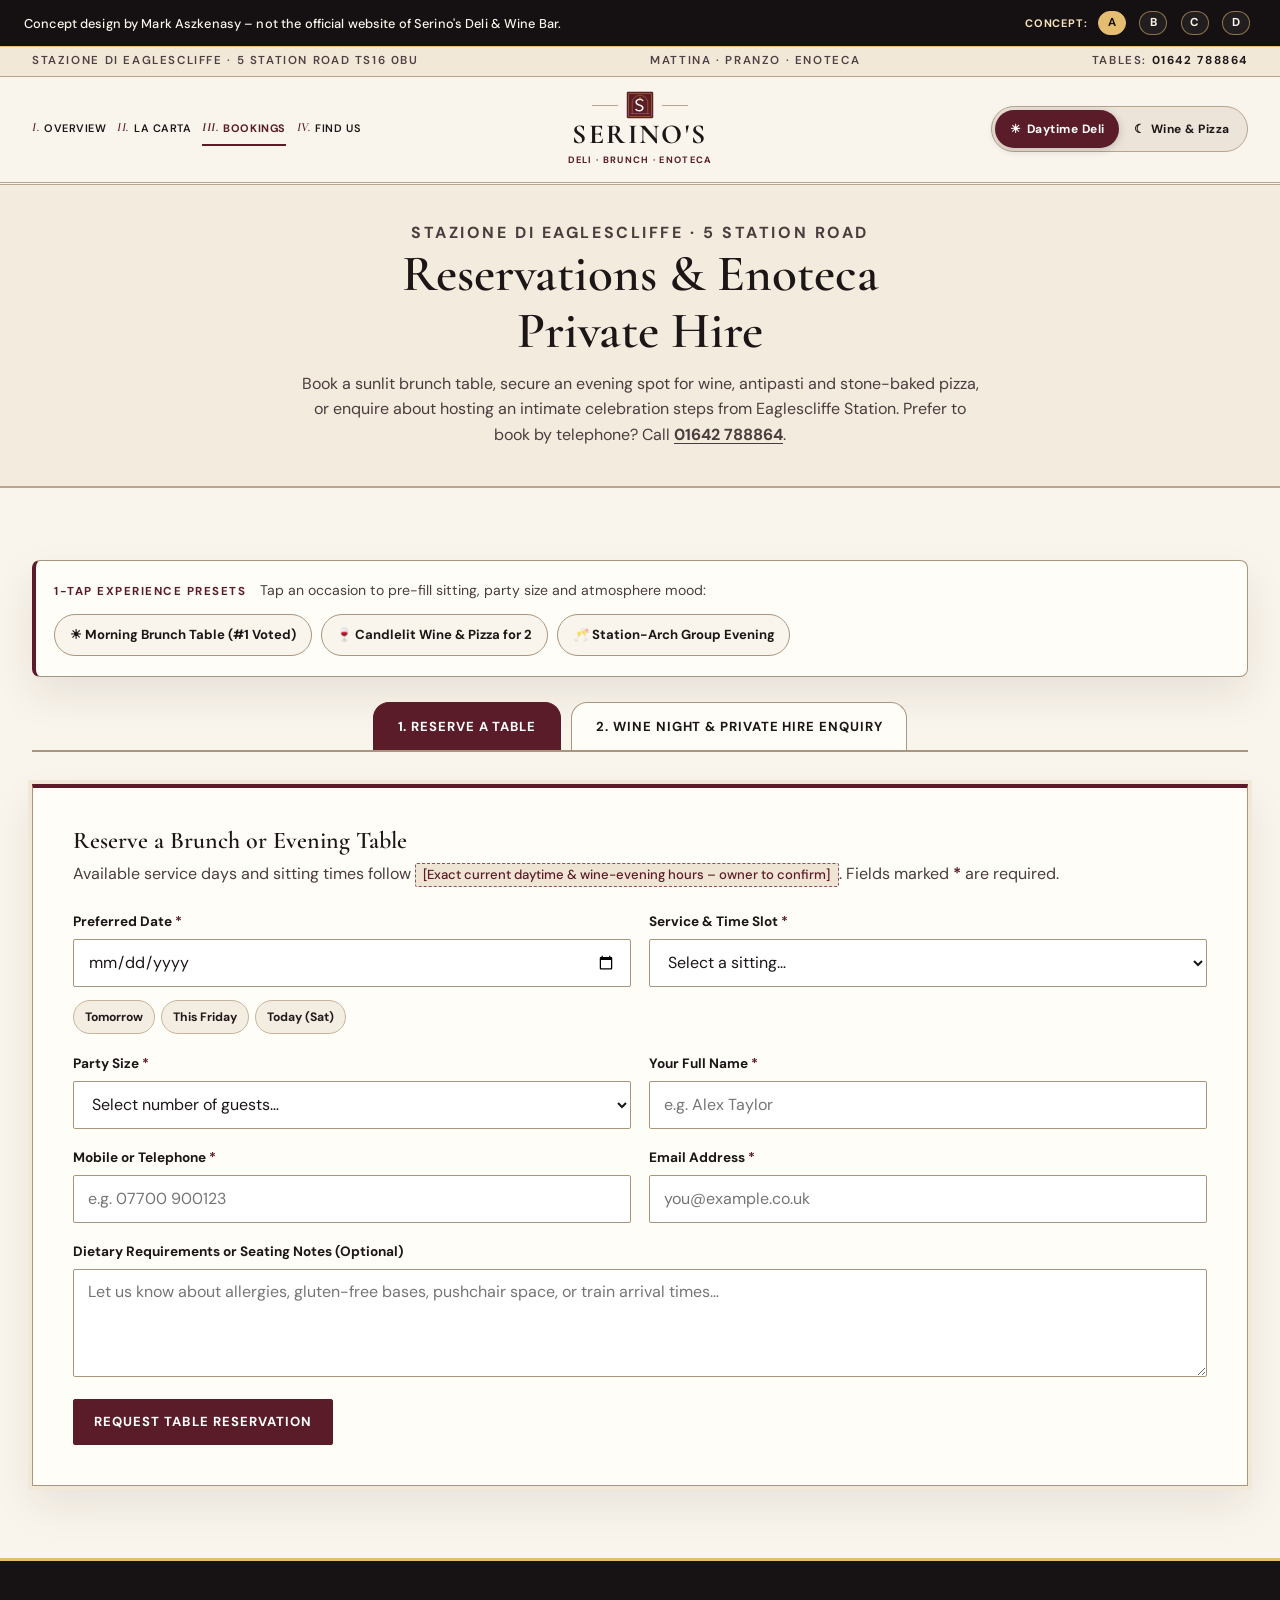
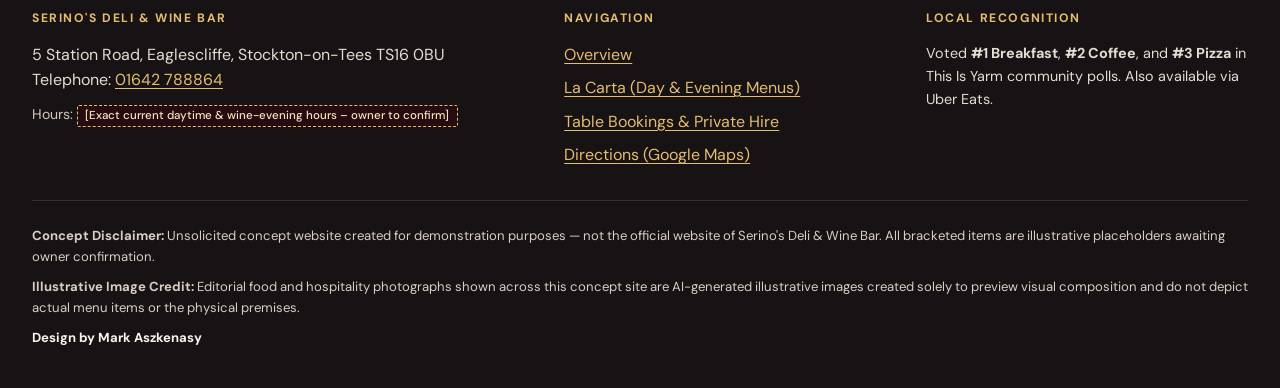
<file: bookings.html>
<!DOCTYPE html>
<html lang="en-GB" data-mood="day">
<head>
  <meta charset="utf-8">
  <meta name="viewport" content="width=device-width, initial-scale=1">
  <meta name="robots" content="noindex, nofollow">
  <meta name="theme-color" content="#151011">
  <title>Bookings &amp; Wine Nights | Serino's Deli &amp; Wine Bar (Concept Demo)</title>
  <meta name="description" content="Reserve a brunch or evening wine bar table, or enquire about private gatherings at Serino's Deli &amp; Wine Bar, 5 Station Road, Eaglescliffe.">
  <link rel="icon" type="image/svg+xml" href="favicon.svg">
  <script>
    try {
      var m = localStorage.getItem('serinos_mood');
      if (m === 'night' || m === 'day') document.documentElement.setAttribute('data-mood', m);
    } catch (e) {}
  </script>
  <link rel="stylesheet" href="css/styles.css">
</head>
<body>
  <a class="skip-link" href="#main-content">Skip to main content</a>

  <div class="concept-banner" role="region" aria-label="Concept website notice">
    <div class="concept-banner__inner">
      <p>Concept design by Mark Aszkenasy – not the official website of Serino's Deli &amp; Wine Bar.</p>
      <nav class="concept-switcher" aria-label="Switch concept version">
        <span class="concept-switcher__label">Concept:</span>
        <a class="concept-switcher__pill is-active" href="index.html" aria-current="true"><span>A</span></a>
        <a class="concept-switcher__pill" href="b/index.html"><span>B</span></a>
        <a class="concept-switcher__pill" href="c/index.html"><span>C</span></a>
        <a class="concept-switcher__pill" href="d/index.html"><span>D</span></a>
      </nav>
    </div>
  </div>

  <header class="milanese-masthead">
    <div class="masthead-dateline">
      <div class="container masthead-dateline__inner">
        <span>Stazione di Eaglescliffe · 5 Station Road <span class="masthead-dateline__extra">TS16 0BU</span></span>
        <span class="masthead-dateline__extra">Mattina · Pranzo · Enoteca</span>
        <span>Tables: <a href="tel:01642788864">01642 788864</a></span>
      </div>
    </div>

    <div class="container masthead-stage">
      <a class="masthead-mobile-crest" href="index.html" aria-label="Serino's home">
        <img src="images/logo-mark.svg" width="36" height="36" alt="">
      </a>

      <nav class="masthead-nav" id="primary-nav" data-site-nav aria-label="Primary navigation">
        <ul class="masthead-nav__list">
          <li>
            <a class="masthead-nav__link" href="index.html">
              <span class="masthead-nav__num" aria-hidden="true">I.</span> Overview
            </a>
          </li>
          <li>
            <a class="masthead-nav__link" href="menus.html">
              <span class="masthead-nav__num" aria-hidden="true">II.</span> La Carta
            </a>
          </li>
          <li>
            <a class="masthead-nav__link" href="bookings.html" aria-current="page">
              <span class="masthead-nav__num" aria-hidden="true">III.</span> Bookings
            </a>
          </li>
          <li>
            <a class="masthead-nav__link" href="index.html#visit">
              <span class="masthead-nav__num" aria-hidden="true">IV.</span> Find Us
            </a>
          </li>
        </ul>
      </nav>

      <a class="masthead-brand" href="index.html">
        <span class="masthead-brand__arch" aria-hidden="true">
          <img src="images/logo-mark.svg" width="28" height="28" alt="">
        </span>
        <span class="masthead-brand__wordmark">Serino's</span>
        <span class="masthead-brand__sub">Deli · Brunch · Enoteca</span>
      </a>

      <button class="nav-toggle" type="button" data-nav-toggle aria-expanded="false" aria-controls="primary-nav">
        <span class="nav-toggle__bars" aria-hidden="true">
          <span></span><span></span><span></span>
        </span>
        <span>Menu</span>
      </button>

      <div class="masthead-mood-wrap">
        <div class="mood-switcher" role="group" aria-label="Switch atmosphere mode">
          <button class="mood-switcher__btn" type="button" data-mood-btn="day" aria-pressed="true">
            <span aria-hidden="true">☀</span> Daytime Deli
          </button>
          <button class="mood-switcher__btn" type="button" data-mood-btn="night" aria-pressed="false">
            <span aria-hidden="true">☾</span> Wine &amp; Pizza
          </button>
        </div>
      </div>
    </div>
  </header>

  <main id="main-content">
    <section class="page-masthead-deck" aria-labelledby="bookings-title">
      <div class="container">
        <p class="page-masthead-deck__kicker">Stazione di Eaglescliffe · 5 Station Road</p>
        <h1 id="bookings-title">Reservations &amp; Enoteca Private Hire</h1>
        <p>
          Book a sunlit brunch table, secure an evening spot for wine, antipasti and stone-baked pizza, or enquire about hosting an intimate celebration steps from Eaglescliffe Station. Prefer to book by telephone? Call <a href="tel:01642788864"><strong>01642 788864</strong></a>.
        </p>
      </div>
    </section>

    <section class="section" aria-label="Booking and private hire forms">
      <div class="container">
        <!-- 1-Tap Experience Presets -->
        <div class="experience-presets-card experience-presets-card--compact" aria-label="1-tap booking experience presets">
          <div class="experience-presets-card__head">
            <span class="experience-presets-card__kicker">1-Tap Experience Presets</span>
            <p>Tap an occasion to pre-fill sitting, party size and atmosphere mood:</p>
          </div>
          <div class="preset-pills-row" role="group" aria-label="Experience presets">
            <button class="preset-pill" type="button" data-serinos-preset="brunch" aria-pressed="false">☀ Morning Brunch Table (#1 Voted)</button>
            <button class="preset-pill" type="button" data-serinos-preset="wine-for-2" aria-pressed="false">🍷 Candlelit Wine &amp; Pizza for 2</button>
            <button class="preset-pill" type="button" data-serinos-preset="group-arch" aria-pressed="false">🥂 Station-Arch Group Evening</button>
          </div>
        </div>

        <!-- Accessible Dual Form Tab Switcher -->
        <div class="tabs-bar" role="tablist" aria-label="Choose booking type">
          <button
            class="tab-btn"
            type="button"
            role="tab"
            id="tab-reserve"
            aria-selected="true"
            aria-controls="panel-reserve"
            data-hash="reserve-table"
            tabindex="0"
          >
            1. Reserve a Table
          </button>

          <button
            class="tab-btn"
            type="button"
            role="tab"
            id="tab-hire"
            aria-selected="false"
            aria-controls="panel-hire"
            data-hash="private-hire"
            tabindex="-1"
          >
            2. Wine Night &amp; Private Hire Enquiry
          </button>
        </div>

        <!-- PANEL 1: Reserve a Table -->
        <div class="tab-panel" id="panel-reserve" role="tabpanel" aria-labelledby="tab-reserve">
          <div class="form-card">
            <h2 style="margin-bottom: 0.35rem;">Reserve a Brunch or Evening Table</h2>
            <p style="color: var(--espresso-soft); margin: 0 0 1.5rem;">
              Available service days and sitting times follow <span class="ph">[Exact current daytime &amp; wine-evening hours – owner to confirm]</span>. Fields marked <span class="req-star">*</span> are required.
            </p>

            <form data-demo-form novalidate>
              <div class="form-grid form-grid--two">
                <div class="form-field">
                  <label for="res-date">Preferred Date <span class="req-star" aria-hidden="true">*</span></label>
                  <input
                    class="form-control"
                    type="date"
                    id="res-date"
                    name="preferred_date"
                    required
                    aria-describedby="res-date-err"
                    data-error-empty="Please choose a preferred date for your table."
                  >
                  <p class="field-error" id="res-date-err" hidden></p>
                </div>

                <div class="form-field">
                  <label for="res-slot">Service &amp; Time Slot <span class="req-star" aria-hidden="true">*</span></label>
                  <select
                    class="form-control"
                    id="res-slot"
                    name="service_slot"
                    required
                    aria-describedby="res-slot-err"
                    data-error-empty="Please choose brunch, lunch or evening wine service."
                  >
                    <option value="">Select a sitting…</option>
                    <option value="morning-brunch">Morning Coffee &amp; Brunch (Daytime)</option>
                    <option value="midday-lunch">Midday Deli &amp; Lunch Sitting</option>
                    <option value="evening-early">Evening Wine, Antipasti &amp; Pizza (Early Sitting)</option>
                    <option value="evening-late">Evening Wine, Antipasti &amp; Pizza (Main Sitting)</option>
                  </select>
                  <p class="field-error" id="res-slot-err" hidden></p>
                </div>

                <div class="form-field">
                  <label for="res-party">Party Size <span class="req-star" aria-hidden="true">*</span></label>
                  <select
                    class="form-control"
                    id="res-party"
                    name="party_size"
                    required
                    aria-describedby="res-party-err"
                    data-error-empty="Please select how many guests are dining."
                  >
                    <option value="">Select number of guests…</option>
                    <option value="1">1 Guest</option>
                    <option value="2">2 Guests</option>
                    <option value="3">3 Guests</option>
                    <option value="4">4 Guests</option>
                    <option value="5">5 Guests</option>
                    <option value="6">6 Guests</option>
                    <option value="7+">7+ Guests (Group Table)</option>
                  </select>
                  <p class="field-error" id="res-party-err" hidden></p>
                </div>

                <div class="form-field">
                  <label for="res-name">Your Full Name <span class="req-star" aria-hidden="true">*</span></label>
                  <input
                    class="form-control"
                    type="text"
                    id="res-name"
                    name="guest_name"
                    autocomplete="name"
                    placeholder="e.g. Alex Taylor"
                    required
                    aria-describedby="res-name-err"
                    data-error-empty="Please enter your name for the reservation."
                  >
                  <p class="field-error" id="res-name-err" hidden></p>
                </div>

                <div class="form-field">
                  <label for="res-phone">Mobile or Telephone <span class="req-star" aria-hidden="true">*</span></label>
                  <input
                    class="form-control"
                    type="tel"
                    id="res-phone"
                    name="guest_phone"
                    autocomplete="tel"
                    placeholder="e.g. 07700 900123"
                    required
                    aria-describedby="res-phone-err"
                    data-error-empty="Please provide a telephone number so we can confirm."
                  >
                  <p class="field-error" id="res-phone-err" hidden></p>
                </div>

                <div class="form-field">
                  <label for="res-email">Email Address <span class="req-star" aria-hidden="true">*</span></label>
                  <input
                    class="form-control"
                    type="email"
                    id="res-email"
                    name="guest_email"
                    autocomplete="email"
                    placeholder="you@example.co.uk"
                    required
                    aria-describedby="res-email-err"
                    data-error-empty="Please enter your email address."
                  >
                  <p class="field-error" id="res-email-err" hidden></p>
                </div>

                <div class="form-field form-field--full">
                  <label for="res-notes">Dietary Requirements or Seating Notes (Optional)</label>
                  <textarea
                    class="form-control"
                    id="res-notes"
                    name="dietary_notes"
                    placeholder="Let us know about allergies, gluten-free bases, pushchair space, or train arrival times…"
                  ></textarea>
                </div>
              </div>

              <div class="btn-group">
                <button class="btn btn--primary" type="submit">Request Table Reservation</button>
              </div>

              <div class="demo-status-panel" data-demo-status role="status" aria-live="polite" tabindex="-1" hidden>
                <p class="demo-status-panel__headline">Demo only – in the live site this would go straight to Serino's Deli &amp; Wine Bar.</p>
                <p class="demo-status-panel__summary" data-demo-summary></p>
                <div class="owner-receipt-ticket" data-owner-ticket></div>
              </div>
            </form>
          </div>
        </div>

        <!-- PANEL 2: Wine Night & Private Hire Enquiry -->
        <div class="tab-panel" id="panel-hire" role="tabpanel" aria-labelledby="tab-hire" hidden>
          <div class="form-card">
            <h2 style="margin-bottom: 0.35rem;">Wine Night &amp; Private Hire Enquiry</h2>
            <p style="color: var(--espresso-soft); margin: 0 0 1.5rem;">
              Planning a birthday gathering, group antipasti &amp; wine tasting evening, or private celebration steps from Eaglescliffe Station? Share your outline below. Capacity and package details: <span class="ph">[Max group size &amp; private hire terms – owner to confirm]</span>.
            </p>

            <form data-demo-form novalidate>
              <div class="form-grid form-grid--two">
                <div class="form-field">
                  <label for="hire-type">Event or Gathering Type <span class="req-star" aria-hidden="true">*</span></label>
                  <select
                    class="form-control"
                    id="hire-type"
                    name="event_type"
                    required
                    aria-describedby="hire-type-err"
                    data-error-empty="Please select the type of occasion."
                  >
                    <option value="">Choose occasion…</option>
                    <option value="group-wine-night">Group Wine, Antipasti &amp; Pizza Evening</option>
                    <option value="private-celebration">Birthday / Anniversary Celebration</option>
                    <option value="private-venue-hire">Exclusive Evening Venue Hire</option>
                    <option value="daytime-group-brunch">Group Brunch Gathering</option>
                  </select>
                  <p class="field-error" id="hire-type-err" hidden></p>
                </div>

                <div class="form-field">
                  <label for="hire-guests">Estimated Guest Count <span class="req-star" aria-hidden="true">*</span></label>
                  <input
                    class="form-control"
                    type="number"
                    id="hire-guests"
                    name="guest_count"
                    min="6"
                    max="80"
                    placeholder="e.g. 16"
                    required
                    aria-describedby="hire-guests-err"
                    data-error-empty="Please enter an estimated number of guests."
                  >
                  <p class="field-error" id="hire-guests-err" hidden></p>
                </div>

                <div class="form-field">
                  <label for="hire-date">Preferred Date <span class="req-star" aria-hidden="true">*</span></label>
                  <input
                    class="form-control"
                    type="date"
                    id="hire-date"
                    name="preferred_date"
                    required
                    aria-describedby="hire-date-err"
                    data-error-empty="Please choose your preferred event date."
                  >
                  <p class="field-error" id="hire-date-err" hidden></p>
                </div>

                <div class="form-field">
                  <label for="hire-name">Your Full Name <span class="req-star" aria-hidden="true">*</span></label>
                  <input
                    class="form-control"
                    type="text"
                    id="hire-name"
                    name="guest_name"
                    autocomplete="name"
                    placeholder="e.g. Samira Patel"
                    required
                    aria-describedby="hire-name-err"
                    data-error-empty="Please enter your name."
                  >
                  <p class="field-error" id="hire-name-err" hidden></p>
                </div>

                <div class="form-field">
                  <label for="hire-phone">Telephone Number <span class="req-star" aria-hidden="true">*</span></label>
                  <input
                    class="form-control"
                    type="tel"
                    id="hire-phone"
                    name="guest_phone"
                    autocomplete="tel"
                    placeholder="e.g. 07700 900456"
                    required
                    aria-describedby="hire-phone-err"
                    data-error-empty="Please enter a contact number."
                  >
                  <p class="field-error" id="hire-phone-err" hidden></p>
                </div>

                <div class="form-field">
                  <label for="hire-email">Email Address <span class="req-star" aria-hidden="true">*</span></label>
                  <input
                    class="form-control"
                    type="email"
                    id="hire-email"
                    name="guest_email"
                    autocomplete="email"
                    placeholder="you@example.co.uk"
                    required
                    aria-describedby="hire-email-err"
                    data-error-empty="Please enter a valid email address."
                  >
                  <p class="field-error" id="hire-email-err" hidden></p>
                </div>

                <div class="form-field form-field--full">
                  <label for="hire-notes">Event Notes, Grazing Boards &amp; Wine Preferences <span class="req-star" aria-hidden="true">*</span></label>
                  <textarea
                    class="form-control"
                    id="hire-notes"
                    name="event_notes"
                    required
                    aria-describedby="hire-notes-err"
                    data-error-empty="Please add a brief note about your preferred timings or catering style."
                    placeholder="Tell us about preferred timings, antipasti sharing platters, pizzas, welcome fizz, or dietary requirements…"
                  ></textarea>
                  <p class="field-error" id="hire-notes-err" hidden></p>
                </div>
              </div>

              <div class="btn-group">
                <button class="btn btn--primary" type="submit">Send Wine Night / Hire Enquiry</button>
              </div>

              <div class="demo-status-panel" data-demo-status role="status" aria-live="polite" tabindex="-1" hidden>
                <p class="demo-status-panel__headline">Demo only – in the live site this would go straight to Serino's Deli &amp; Wine Bar.</p>
                <p class="demo-status-panel__summary" data-demo-summary></p>
                <div class="owner-receipt-ticket" data-owner-ticket></div>
              </div>
            </form>
          </div>
        </div>
      </div>
    </section>
  </main>

  <footer class="site-footer">
    <div class="container">
      <div class="footer-grid">
        <div>
          <p class="footer-heading">Serino's Deli &amp; Wine Bar</p>
          <p style="margin: 0 0 0.65rem; color: #E5DCD2;">
            5 Station Road, Eaglescliffe, Stockton-on-Tees TS16 0BU<br>
            Telephone: <a href="tel:01642788864">01642 788864</a>
          </p>
          <p style="margin: 0; font-size: 0.88rem; color: #D4C8BC;">
            Hours: <span class="ph">[Exact current daytime &amp; wine-evening hours – owner to confirm]</span>
          </p>
        </div>

        <div>
          <p class="footer-heading">Navigation</p>
          <ul class="footer-links">
            <li><a href="index.html">Overview</a></li>
            <li><a href="menus.html">La Carta (Day &amp; Evening Menus)</a></li>
            <li><a href="bookings.html">Table Bookings &amp; Private Hire</a></li>
            <li><a href="https://www.google.com/maps/search/?api=1&amp;query=Serinos+5+Station+Road+Eaglescliffe+TS16+0BU" target="_blank" rel="noopener noreferrer">Directions (Google Maps)</a></li>
          </ul>
        </div>

        <div>
          <p class="footer-heading">Local Recognition</p>
          <p style="margin: 0; font-size: 0.9rem; color: #E5DCD2;">
            Voted <strong>#1 Breakfast</strong>, <strong>#2 Coffee</strong>, and <strong>#3 Pizza</strong> in This Is Yarm community polls. Also available via Uber Eats.
          </p>
        </div>
      </div>

      <div class="footer-disclaimers">
        <p><strong>Concept Disclaimer:</strong> Unsolicited concept website created for demonstration purposes — not the official website of Serino's Deli &amp; Wine Bar. All bracketed items are illustrative placeholders awaiting owner confirmation.</p>
        <p><strong>Illustrative Image Credit:</strong> Editorial food and hospitality photographs shown across this concept site are AI-generated illustrative images created solely to preview visual composition and do not depict actual menu items or the physical premises.</p>
        <p class="footer-credit">Design by Mark Aszkenasy</p>
      </div>
    </div>
  </footer>

  <nav class="mobile-action-bar" aria-label="Quick mobile actions">
    <a class="mobile-action-bar__btn" href="tel:01642788864">Call</a>
    <a class="mobile-action-bar__btn" href="menus.html">Menus</a>
    <a class="mobile-action-bar__btn mobile-action-bar__btn--primary" href="bookings.html" aria-current="page">Book Table</a>
  </nav>

  <div class="micro-toast" data-micro-toast role="status" aria-live="polite" hidden></div>

  <script src="js/main.js"></script>
</body>
</html>
</file>
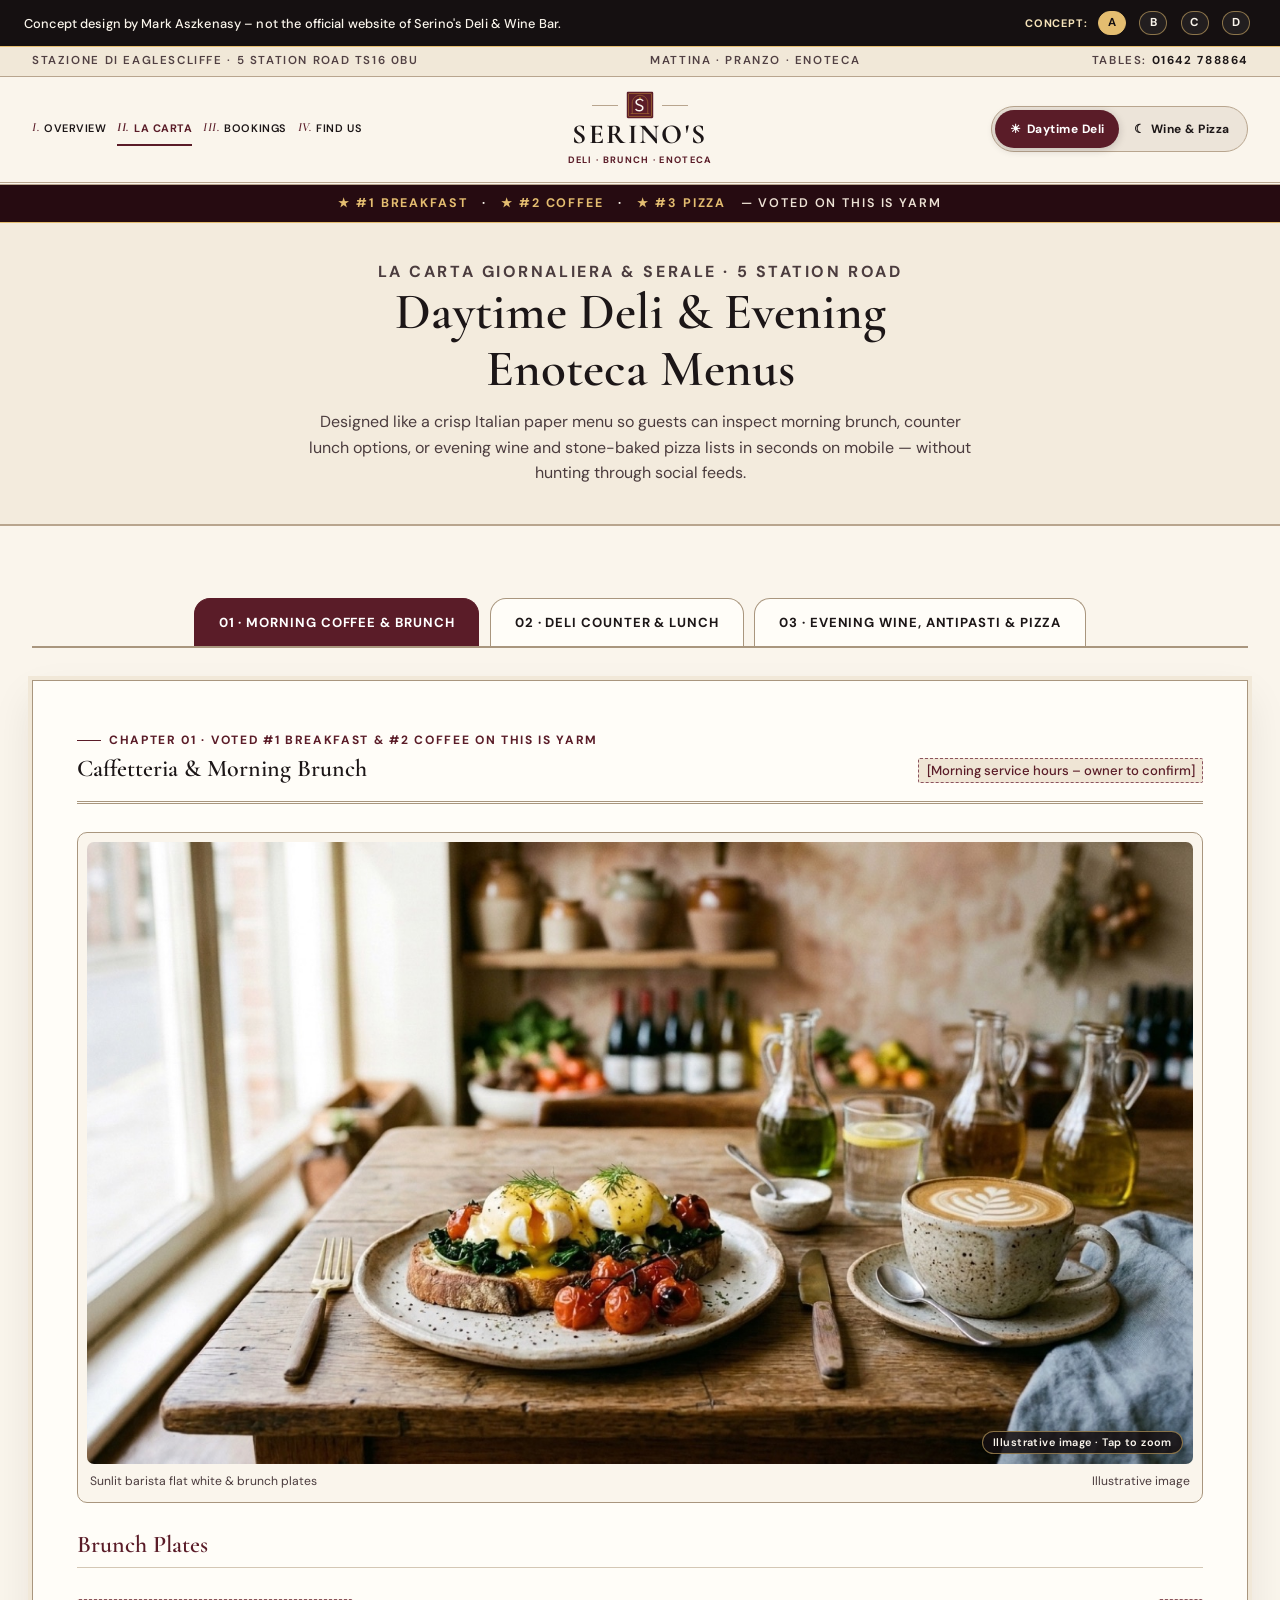
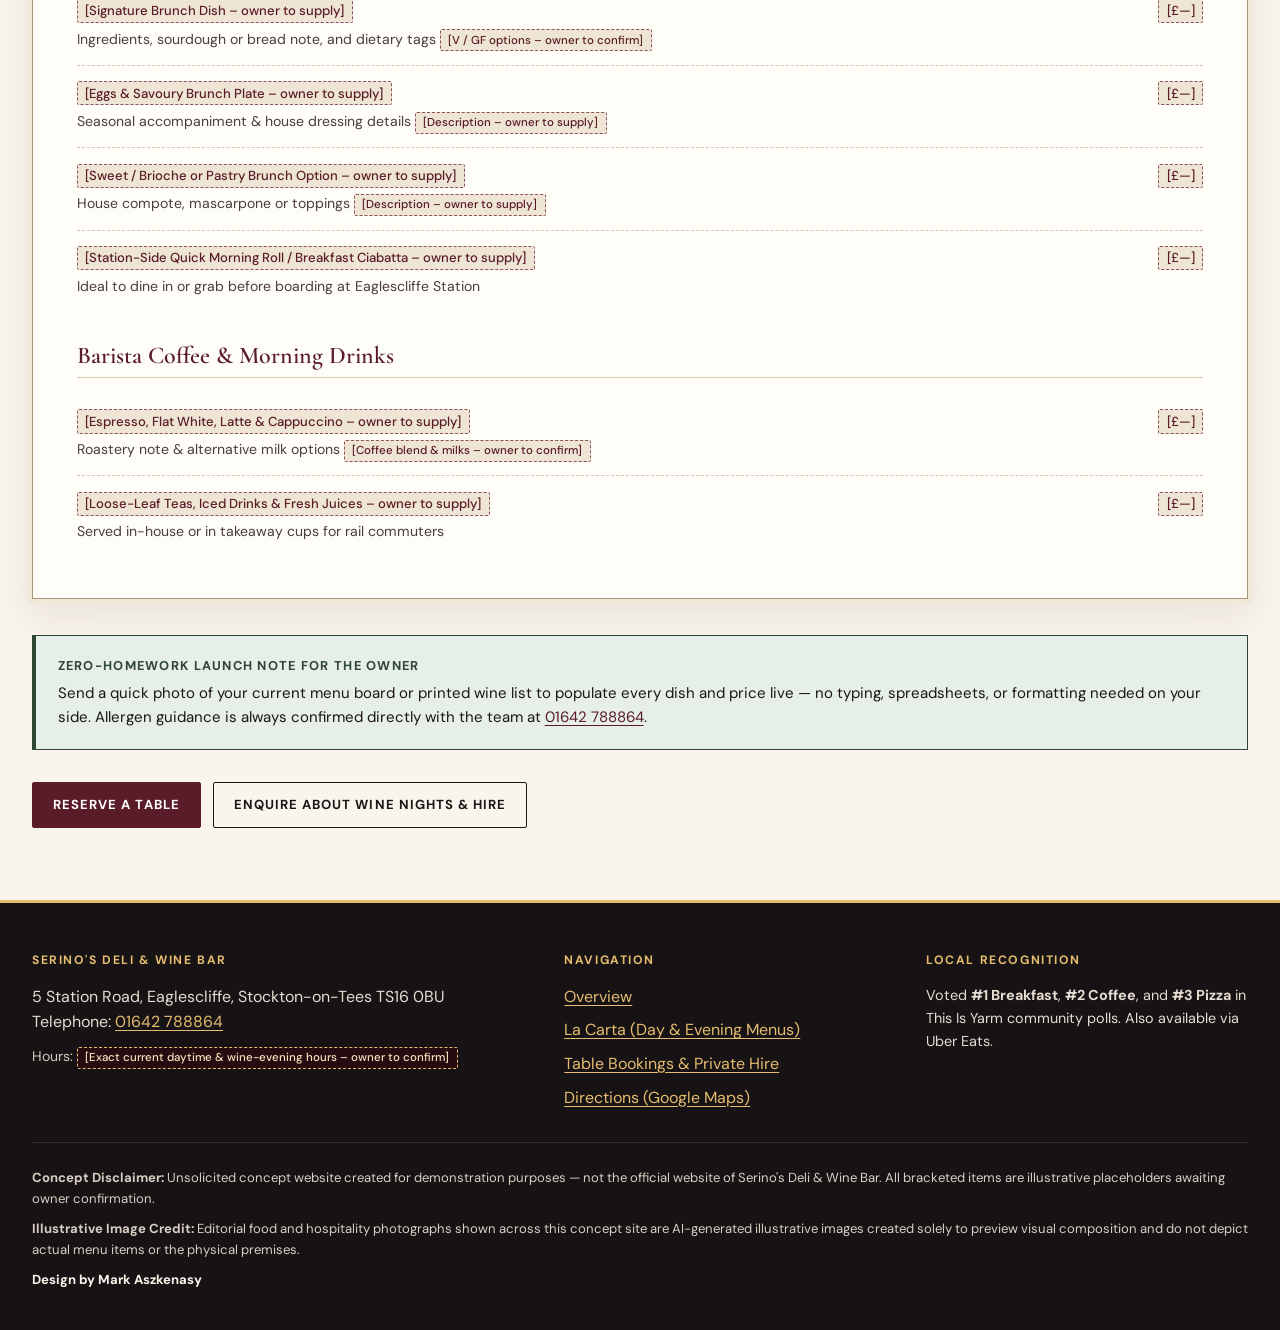
<file: menus.html>
<!DOCTYPE html>
<html lang="en-GB" data-mood="day">
<head>
  <meta charset="utf-8">
  <meta name="viewport" content="width=device-width, initial-scale=1">
  <meta name="robots" content="noindex, nofollow">
  <meta name="theme-color" content="#151011">
  <title>La Carta — Menus | Serino's Deli &amp; Wine Bar, Eaglescliffe (Concept Demo)</title>
  <meta name="description" content="Daytime coffee, brunch, deli counter and evening wine, antipasti and pizza menu layout for Serino's Deli &amp; Wine Bar at 5 Station Road, Eaglescliffe.">
  <link rel="icon" type="image/svg+xml" href="favicon.svg">
  <script>
    try {
      var m = localStorage.getItem('serinos_mood');
      if (m === 'night' || m === 'day') document.documentElement.setAttribute('data-mood', m);
    } catch (e) {}
  </script>
  <link rel="stylesheet" href="css/styles.css">
</head>
<body>
  <a class="skip-link" href="#main-content">Skip to main content</a>

  <div class="concept-banner" role="region" aria-label="Concept website notice">
    <div class="concept-banner__inner">
      <p>Concept design by Mark Aszkenasy – not the official website of Serino's Deli &amp; Wine Bar.</p>
      <nav class="concept-switcher" aria-label="Switch concept version">
        <span class="concept-switcher__label">Concept:</span>
        <a class="concept-switcher__pill is-active" href="index.html" aria-current="true"><span>A</span></a>
        <a class="concept-switcher__pill" href="b/index.html"><span>B</span></a>
        <a class="concept-switcher__pill" href="c/index.html"><span>C</span></a>
        <a class="concept-switcher__pill" href="d/index.html"><span>D</span></a>
      </nav>
    </div>
  </div>

  <header class="milanese-masthead">
    <div class="masthead-dateline">
      <div class="container masthead-dateline__inner">
        <span>Stazione di Eaglescliffe · 5 Station Road <span class="masthead-dateline__extra">TS16 0BU</span></span>
        <span class="masthead-dateline__extra">Mattina · Pranzo · Enoteca</span>
        <span>Tables: <a href="tel:01642788864">01642 788864</a></span>
      </div>
    </div>

    <div class="container masthead-stage">
      <a class="masthead-mobile-crest" href="index.html" aria-label="Serino's home">
        <img src="images/logo-mark.svg" width="36" height="36" alt="">
      </a>

      <nav class="masthead-nav" id="primary-nav" data-site-nav aria-label="Primary navigation">
        <ul class="masthead-nav__list">
          <li>
            <a class="masthead-nav__link" href="index.html">
              <span class="masthead-nav__num" aria-hidden="true">I.</span> Overview
            </a>
          </li>
          <li>
            <a class="masthead-nav__link" href="menus.html" aria-current="page">
              <span class="masthead-nav__num" aria-hidden="true">II.</span> La Carta
            </a>
          </li>
          <li>
            <a class="masthead-nav__link" href="bookings.html">
              <span class="masthead-nav__num" aria-hidden="true">III.</span> Bookings
            </a>
          </li>
          <li>
            <a class="masthead-nav__link" href="index.html#visit">
              <span class="masthead-nav__num" aria-hidden="true">IV.</span> Find Us
            </a>
          </li>
        </ul>
      </nav>

      <a class="masthead-brand" href="index.html">
        <span class="masthead-brand__arch" aria-hidden="true">
          <img src="images/logo-mark.svg" width="28" height="28" alt="">
        </span>
        <span class="masthead-brand__wordmark">Serino's</span>
        <span class="masthead-brand__sub">Deli · Brunch · Enoteca</span>
      </a>

      <button class="nav-toggle" type="button" data-nav-toggle aria-expanded="false" aria-controls="primary-nav">
        <span class="nav-toggle__bars" aria-hidden="true">
          <span></span><span></span><span></span>
        </span>
        <span>Menu</span>
      </button>

      <div class="masthead-mood-wrap">
        <div class="mood-switcher" role="group" aria-label="Switch atmosphere mode">
          <button class="mood-switcher__btn" type="button" data-mood-btn="day" aria-pressed="true">
            <span aria-hidden="true">☀</span> Daytime Deli
          </button>
          <button class="mood-switcher__btn" type="button" data-mood-btn="night" aria-pressed="false">
            <span aria-hidden="true">☾</span> Wine &amp; Pizza
          </button>
        </div>
      </div>
    </div>
  </header>

  <main id="main-content">
    <div class="triple-crown-ribbon" role="region" aria-label="Verified local reader poll rankings">
      <div class="container triple-crown-ribbon__inner">
        <span class="triple-crown-ribbon__badge">★ #1 Breakfast</span>
        <span aria-hidden="true">·</span>
        <span class="triple-crown-ribbon__badge">★ #2 Coffee</span>
        <span aria-hidden="true">·</span>
        <span class="triple-crown-ribbon__badge">★ #3 Pizza</span>
        <span class="triple-crown-ribbon__source">— Voted on This Is Yarm</span>
      </div>
    </div>

    <section class="page-masthead-deck" aria-labelledby="menus-title">
      <div class="container">
        <p class="page-masthead-deck__kicker">La Carta Giornaliera &amp; Serale · 5 Station Road</p>
        <h1 id="menus-title">Daytime Deli &amp; Evening Enoteca Menus</h1>
        <p>
          Designed like a crisp Italian paper menu so guests can inspect morning brunch, counter lunch options, or evening wine and stone-baked pizza lists in seconds on mobile — without hunting through social feeds.
        </p>
      </div>
    </section>

    <section class="section" aria-label="Interactive menu chapters">
      <div class="container">
        <!-- Accessible Arched ARIA Tab Switcher -->
        <div class="tabs-bar" role="tablist" aria-label="Select a Serino's menu chapter">
          <button
            class="tab-btn"
            type="button"
            role="tab"
            id="tab-brunch"
            aria-selected="true"
            aria-controls="panel-brunch"
            tabindex="0"
          >
            01 · Morning Coffee &amp; Brunch
          </button>

          <button
            class="tab-btn"
            type="button"
            role="tab"
            id="tab-deli"
            aria-selected="false"
            aria-controls="panel-deli"
            tabindex="-1"
          >
            02 · Deli Counter &amp; Lunch
          </button>

          <button
            class="tab-btn"
            type="button"
            role="tab"
            id="tab-evening"
            aria-selected="false"
            aria-controls="panel-evening"
            data-hash="evening-wine"
            tabindex="-1"
          >
            03 · Evening Wine, Antipasti &amp; Pizza
          </button>
        </div>

        <!-- TAB PANEL 1: Morning Coffee & Brunch -->
        <div class="tab-panel" id="panel-brunch" role="tabpanel" aria-labelledby="tab-brunch">
          <div class="menu-sheet">
            <div class="menu-sheet__header">
              <div>
                <p class="eyebrow" style="margin-bottom: 0.35rem;">Chapter 01 · Voted #1 Breakfast &amp; #2 Coffee on This Is Yarm</p>
                <h2 style="margin: 0;">Caffetteria &amp; Morning Brunch</h2>
              </div>
              <span class="ph">[Morning service hours – owner to confirm]</span>
            </div>

            <figure
              class="menu-chapter-photo is-lightbox-trigger"
              data-lightbox-src="images/hero.jpg"
              data-lightbox-alt="Warm sunlit café table with barista flat white coffee and freshly prepared brunch plates"
              data-lightbox-caption="Chapter 01 · Caffetteria &amp; Morning Brunch — Barista flat white &amp; freshly prepared brunch plates (#1 Breakfast &amp; #2 Coffee on This Is Yarm)."
              data-lightbox-cta-href="bookings.html?preset=brunch#panel-reserve"
              data-lightbox-cta-label="Book Morning Brunch Table →"
              tabindex="0"
              role="button"
              aria-label="Inspect larger illustrative photo: Morning espresso and brunch plates"
            >
              <div class="menu-chapter-photo__media">
                <img src="images/hero.jpg" width="1440" height="803" alt="Warm sunlit café table with barista flat white coffee and freshly prepared brunch plates">
                <span class="photo-badge-pill">Illustrative image · Tap to zoom</span>
              </div>
              <figcaption>
                <span>Sunlit barista flat white &amp; brunch plates</span>
                <span>Illustrative image</span>
              </figcaption>
            </figure>

            <div class="menu-section-group">
              <h3>Brunch Plates</h3>
              <ul class="menu-rows">
                <li class="menu-row">
                  <div class="menu-row__main">
                    <span class="ph">[Signature Brunch Dish – owner to supply]</span>
                    <span class="menu-row__desc">Ingredients, sourdough or bread note, and dietary tags <span class="ph">[V / GF options – owner to confirm]</span></span>
                  </div>
                  <div class="menu-row__price"><span class="ph">[£—]</span></div>
                </li>
                <li class="menu-row">
                  <div class="menu-row__main">
                    <span class="ph">[Eggs &amp; Savoury Brunch Plate – owner to supply]</span>
                    <span class="menu-row__desc">Seasonal accompaniment &amp; house dressing details <span class="ph">[Description – owner to supply]</span></span>
                  </div>
                  <div class="menu-row__price"><span class="ph">[£—]</span></div>
                </li>
                <li class="menu-row">
                  <div class="menu-row__main">
                    <span class="ph">[Sweet / Brioche or Pastry Brunch Option – owner to supply]</span>
                    <span class="menu-row__desc">House compote, mascarpone or toppings <span class="ph">[Description – owner to supply]</span></span>
                  </div>
                  <div class="menu-row__price"><span class="ph">[£—]</span></div>
                </li>
                <li class="menu-row">
                  <div class="menu-row__main">
                    <span class="ph">[Station-Side Quick Morning Roll / Breakfast Ciabatta – owner to supply]</span>
                    <span class="menu-row__desc">Ideal to dine in or grab before boarding at Eaglescliffe Station</span>
                  </div>
                  <div class="menu-row__price"><span class="ph">[£—]</span></div>
                </li>
              </ul>
            </div>

            <div class="menu-section-group">
              <h3>Barista Coffee &amp; Morning Drinks</h3>
              <ul class="menu-rows">
                <li class="menu-row">
                  <div class="menu-row__main">
                    <span class="ph">[Espresso, Flat White, Latte &amp; Cappuccino – owner to supply]</span>
                    <span class="menu-row__desc">Roastery note &amp; alternative milk options <span class="ph">[Coffee blend &amp; milks – owner to confirm]</span></span>
                  </div>
                  <div class="menu-row__price"><span class="ph">[£—]</span></div>
                </li>
                <li class="menu-row">
                  <div class="menu-row__main">
                    <span class="ph">[Loose-Leaf Teas, Iced Drinks &amp; Fresh Juices – owner to supply]</span>
                    <span class="menu-row__desc">Served in-house or in takeaway cups for rail commuters</span>
                  </div>
                  <div class="menu-row__price"><span class="ph">[£—]</span></div>
                </li>
              </ul>
            </div>
          </div>
        </div>

        <!-- TAB PANEL 2: Deli Counter & Lunch -->
        <div class="tab-panel" id="panel-deli" role="tabpanel" aria-labelledby="tab-deli" hidden>
          <div class="menu-sheet">
            <div class="menu-sheet__header">
              <div>
                <p class="eyebrow" style="margin-bottom: 0.35rem;">Chapter 02 · Dine In · Takeaway · Local Delivery</p>
                <h2 style="margin: 0;">Banco Gastronomia — Deli Counter &amp; Lunch</h2>
              </div>
              <span class="ph">[Deli &amp; lunch serving hours – owner to confirm]</span>
            </div>

            <figure
              class="menu-chapter-photo is-lightbox-trigger"
              data-lightbox-src="images/detail-1.jpg"
              data-lightbox-alt="Sunlit Carrara marble Italian deli counter with rosemary focaccia, sliced salumi, olives and Parmigiano"
              data-lightbox-caption="Chapter 02 · Banco Gastronomia — Sunlit Carrara marble Italian deli counter with rosemary focaccia, sliced salumi, marinated olives &amp; Parmigiano."
              data-lightbox-cta-href="bookings.html#panel-reserve"
              data-lightbox-cta-label="Book Midday Deli Table →"
              tabindex="0"
              role="button"
              aria-label="Inspect larger illustrative photo: Sunlit Carrara marble Italian deli counter"
            >
              <div class="menu-chapter-photo__media">
                <img src="images/detail-1.jpg" width="1200" height="896" loading="lazy" alt="Sunlit Carrara marble Italian deli counter with rosemary focaccia, sliced salumi, olives and Parmigiano">
                <span class="photo-badge-pill">Illustrative image · Tap to zoom</span>
              </div>
              <figcaption>
                <span>Carrara marble deli counter · Rosemary focaccia, salumi &amp; Parmigiano</span>
                <span>Illustrative image</span>
              </figcaption>
            </figure>

            <div class="menu-section-group">
              <h3>Artisan Focaccia, Panini &amp; Sandwiches</h3>
              <ul class="menu-rows">
                <li class="menu-row">
                  <div class="menu-row__main">
                    <span class="ph">[House Deli Focaccia / Ciabatta #1 – owner to supply]</span>
                    <span class="menu-row__desc">Cured meats, cheeses, pesto or roasted vegetables <span class="ph">[Filling details – owner to supply]</span></span>
                  </div>
                  <div class="menu-row__price"><span class="ph">[£—]</span></div>
                </li>
                <li class="menu-row">
                  <div class="menu-row__main">
                    <span class="ph">[Toasted Deli Sandwich / Melt #2 – owner to supply]</span>
                    <span class="menu-row__desc">Served warm with side garnish <span class="ph">[Details – owner to supply]</span></span>
                  </div>
                  <div class="menu-row__price"><span class="ph">[£—]</span></div>
                </li>
                <li class="menu-row">
                  <div class="menu-row__main">
                    <span class="ph">[Vegetarian / Plant-Focused Counter Lunch – owner to supply]</span>
                    <span class="menu-row__desc">Prepared fresh daily <span class="ph">[Details – owner to supply]</span></span>
                  </div>
                  <div class="menu-row__price"><span class="ph">[£—]</span></div>
                </li>
              </ul>
            </div>

            <div class="menu-section-group">
              <h3>Deli Counter Specials &amp; Uber Eats</h3>
              <ul class="menu-rows">
                <li class="menu-row">
                  <div class="menu-row__main">
                    <span class="ph">[Daily Soup, Salad Bowl or Savoury Bake – owner to supply]</span>
                    <span class="menu-row__desc">Rotating counter selection at 5 Station Road</span>
                  </div>
                  <div class="menu-row__price"><span class="ph">[£—]</span></div>
                </li>
                <li class="menu-row">
                  <div class="menu-row__main">
                    <span class="ph">[Cakes, Cannoli &amp; Counter Bakes – owner to supply]</span>
                    <span class="menu-row__desc">Also available for local delivery on Uber Eats: <span class="ph">[Uber Eats link – owner to confirm]</span></span>
                  </div>
                  <div class="menu-row__price"><span class="ph">[£—]</span></div>
                </li>
              </ul>
            </div>
          </div>
        </div>

        <!-- TAB PANEL 3: Evening Wine, Antipasti & Pizza -->
        <div class="tab-panel" id="panel-evening" role="tabpanel" aria-labelledby="tab-evening" hidden>
          <div class="menu-sheet menu-sheet--evening">
            <div class="menu-sheet__header">
              <div>
                <p class="eyebrow" style="margin-bottom: 0.35rem;">Chapter 03 · Voted #3 Pizza on This Is Yarm</p>
                <h2 style="margin: 0;">Sera &amp; Enoteca — Wine, Antipasti &amp; Pizza</h2>
              </div>
              <span class="ph">[Wine-evening nights &amp; kitchen hours – owner to confirm]</span>
            </div>

            <div class="menu-chapter-duo">
              <figure
                class="menu-chapter-photo is-lightbox-trigger"
                data-lightbox-src="images/feature.jpg"
                data-lightbox-alt="Candlelit evening table with glasses of red wine, antipasti sharing board and stone-baked pizza"
                data-lightbox-caption="Chapter 03 · Antipasti &amp; Enoteca — Curated Italian reds &amp; generous charcuterie and cheese grazing boards."
                data-lightbox-cta-href="bookings.html?preset=wine-for-2#panel-reserve"
                data-lightbox-cta-label="Reserve Wine &amp; Pizza Table →"
                tabindex="0"
                role="button"
                aria-label="Inspect larger illustrative photo: Candlelit evening wine and antipasti board"
              >
                <div class="menu-chapter-photo__media">
                  <img src="images/feature.jpg" width="1200" height="896" loading="lazy" alt="Candlelit evening table with glasses of red wine, antipasti sharing board and stone-baked pizza">
                  <span class="photo-badge-pill">Illustrative image · Tap to zoom</span>
                </div>
                <figcaption>
                  <span>Candlelit wine &amp; antipasti sharing board</span>
                  <span>Illustrative image</span>
                </figcaption>
              </figure>

              <figure
                class="menu-chapter-photo is-lightbox-trigger"
                data-lightbox-src="images/detail-2.jpg"
                data-lightbox-alt="Atmospheric brick railway-arch wine bar table with ruby red wine and stone-baked Neapolitan pizza"
                data-lightbox-caption="Chapter 03 · Forno Sotto L'Arco — Brick railway-arch enoteca table with ruby red wine &amp; stone-baked Neapolitan pizza (#3 Voted)."
                data-lightbox-cta-href="bookings.html?preset=wine-for-2#panel-reserve"
                data-lightbox-cta-label="Reserve Wine &amp; Pizza Table →"
                tabindex="0"
                role="button"
                aria-label="Inspect larger illustrative photo: Brick railway-arch table with red wine and stone-baked pizza"
              >
                <div class="menu-chapter-photo__media">
                  <img src="images/detail-2.jpg" width="1200" height="896" loading="lazy" alt="Atmospheric brick railway-arch wine bar table with ruby red wine and stone-baked Neapolitan pizza">
                  <span class="photo-badge-pill">Illustrative image · Tap to zoom</span>
                </div>
                <figcaption>
                  <span>Brick railway-arch table · Ruby wine &amp; #3 Pizza</span>
                  <span>Illustrative image</span>
                </figcaption>
              </figure>
            </div>

            <div class="menu-section-group">
              <h3>Antipasti &amp; Grazing Boards</h3>
              <ul class="menu-rows">
                <li class="menu-row">
                  <div class="menu-row__main">
                    <span class="ph">[Serino's Sharing Charcuterie &amp; Cheese Board – owner to supply]</span>
                    <span class="menu-row__desc">Selection of cured meats, cheeses, olives &amp; bread <span class="ph">[For two / group pricing – owner to confirm]</span></span>
                  </div>
                  <div class="menu-row__price"><span class="ph">[£—]</span></div>
                </li>
                <li class="menu-row">
                  <div class="menu-row__main">
                    <span class="ph">[Small Plates, Olives &amp; Bruschetta – owner to supply]</span>
                    <span class="menu-row__desc">Ideal alongside a glass of red, white or sparkling wine</span>
                  </div>
                  <div class="menu-row__price"><span class="ph">[£—]</span></div>
                </li>
              </ul>
            </div>

            <div class="menu-section-group">
              <h3>Stone-Baked Artisan Pizzas</h3>
              <ul class="menu-rows">
                <li class="menu-row">
                  <div class="menu-row__main">
                    <span class="ph">[Classic Margherita / Tomato, Fior di Latte &amp; Basil – owner to confirm]</span>
                    <span class="menu-row__desc">Voted #3 Pizza on This Is Yarm · <span class="ph">[Dough &amp; topping notes – owner to supply]</span></span>
                  </div>
                  <div class="menu-row__price"><span class="ph">[£—]</span></div>
                </li>
                <li class="menu-row">
                  <div class="menu-row__main">
                    <span class="ph">[Signature Cured Meat / Spicy Salami Pizza – owner to supply]</span>
                    <span class="menu-row__desc"><span class="ph">[Topping details – owner to supply]</span></span>
                  </div>
                  <div class="menu-row__price"><span class="ph">[£—]</span></div>
                </li>
                <li class="menu-row">
                  <div class="menu-row__main">
                    <span class="ph">[Seasonal White Base or Vegetarian Pizza – owner to supply]</span>
                    <span class="menu-row__desc"><span class="ph">[Topping details – owner to supply]</span></span>
                  </div>
                  <div class="menu-row__price"><span class="ph">[£—]</span></div>
                </li>
              </ul>
            </div>

            <div class="menu-section-group">
              <h3>Wines by the Glass, Bottle &amp; Aperitivi</h3>
              <ul class="menu-rows">
                <li class="menu-row">
                  <div class="menu-row__main">
                    <span class="ph">[Curated Red, White, Rosé &amp; Sparkling List – owner to supply]</span>
                    <span class="menu-row__desc">175ml / 250ml / Bottle measures · <span class="ph">[Wine list – owner to supply]</span></span>
                  </div>
                  <div class="menu-row__price"><span class="ph">[£— / £—]</span></div>
                </li>
                <li class="menu-row">
                  <div class="menu-row__main">
                    <span class="ph">[Aperitivo Spritzes, Peroni / Craft Beers &amp; Softs – owner to supply]</span>
                    <span class="menu-row__desc"><span class="ph">[Drinks list – owner to supply]</span></span>
                  </div>
                  <div class="menu-row__price"><span class="ph">[£—]</span></div>
                </li>
              </ul>
            </div>
          </div>
        </div>

        <!-- Zero-Homework Owner Note -->
        <aside class="owner-zero-homework" aria-label="Menu onboarding note">
          <strong>Zero-Homework Launch Note for the Owner</strong>
          <p>
            Send a quick photo of your current menu board or printed wine list to populate every dish and price live — no typing, spreadsheets, or formatting needed on your side. Allergen guidance is always confirmed directly with the team at <a href="tel:01642788864">01642 788864</a>.
          </p>
        </aside>

        <div class="btn-group" style="margin-top: 2rem;">
          <a class="btn btn--primary" href="bookings.html">Reserve a Table</a>
          <a class="btn btn--outline" href="bookings.html#panel-hire">Enquire About Wine Nights &amp; Hire</a>
        </div>
      </div>
    </section>
  </main>

  <footer class="site-footer">
    <div class="container">
      <div class="footer-grid">
        <div>
          <p class="footer-heading">Serino's Deli &amp; Wine Bar</p>
          <p style="margin: 0 0 0.65rem; color: #E5DCD2;">
            5 Station Road, Eaglescliffe, Stockton-on-Tees TS16 0BU<br>
            Telephone: <a href="tel:01642788864">01642 788864</a>
          </p>
          <p style="margin: 0; font-size: 0.88rem; color: #D4C8BC;">
            Hours: <span class="ph">[Exact current daytime &amp; wine-evening hours – owner to confirm]</span>
          </p>
        </div>

        <div>
          <p class="footer-heading">Navigation</p>
          <ul class="footer-links">
            <li><a href="index.html">Overview</a></li>
            <li><a href="menus.html">La Carta (Day &amp; Evening Menus)</a></li>
            <li><a href="bookings.html">Table Bookings &amp; Private Hire</a></li>
            <li><a href="https://www.google.com/maps/search/?api=1&amp;query=Serinos+5+Station+Road+Eaglescliffe+TS16+0BU" target="_blank" rel="noopener noreferrer">Directions (Google Maps)</a></li>
          </ul>
        </div>

        <div>
          <p class="footer-heading">Local Recognition</p>
          <p style="margin: 0; font-size: 0.9rem; color: #E5DCD2;">
            Voted <strong>#1 Breakfast</strong>, <strong>#2 Coffee</strong>, and <strong>#3 Pizza</strong> in This Is Yarm community polls. Also available via Uber Eats.
          </p>
        </div>
      </div>

      <div class="footer-disclaimers">
        <p><strong>Concept Disclaimer:</strong> Unsolicited concept website created for demonstration purposes — not the official website of Serino's Deli &amp; Wine Bar. All bracketed items are illustrative placeholders awaiting owner confirmation.</p>
        <p><strong>Illustrative Image Credit:</strong> Editorial food and hospitality photographs shown across this concept site are AI-generated illustrative images created solely to preview visual composition and do not depict actual menu items or the physical premises.</p>
        <p class="footer-credit">Design by Mark Aszkenasy</p>
      </div>
    </div>
  </footer>

  <nav class="mobile-action-bar" aria-label="Quick mobile actions">
    <a class="mobile-action-bar__btn" href="tel:01642788864">Call</a>
    <a class="mobile-action-bar__btn" href="menus.html" aria-current="page">Menus</a>
    <a class="mobile-action-bar__btn mobile-action-bar__btn--primary" href="bookings.html">Book Table</a>
  </nav>

  <!-- Native Accessible Photo Lightbox -->
  <dialog class="photo-lightbox" id="photo-lightbox" aria-label="Editorial photo preview">
    <div class="photo-lightbox__shell" data-lightbox-shell>
      <div class="photo-lightbox__topbar">
        <span class="photo-lightbox__tag">Illustrative image</span>
        <button class="photo-lightbox__close" type="button" data-lightbox-close aria-label="Close photo preview">✕</button>
      </div>
      <div class="photo-lightbox__media">
        <img src="images/hero.jpg" alt="" data-lightbox-img width="1200" height="896">
      </div>
      <div class="photo-lightbox__footer">
        <p class="photo-lightbox__caption" data-lightbox-caption></p>
        <a class="btn btn--gold photo-lightbox__cta" href="bookings.html#panel-reserve" data-lightbox-cta>Reserve a Table →</a>
      </div>
    </div>
  </dialog>

  <div class="micro-toast" data-micro-toast role="status" aria-live="polite" hidden></div>

  <script src="js/main.js"></script>
</body>
</html>
</file>
<file: css/styles.css>
/* ==========================================================================
   Serino's Deli & Wine Bar — Concept Stylesheet
   Archetype: Interactive Day-to-Night Dual Railway Arch Diptych & Milanese Masthead
   Self-hosted WOFF2 fonts only · Zero external requests · WCAG AA+ verified
   ========================================================================== */

@font-face {
  font-family: 'Cormorant Garamond';
  src: url('../fonts/cormorant-latin.woff2') format('woff2');
  font-weight: 300 700;
  font-style: normal;
  font-display: swap;
}

@font-face {
  font-family: 'Cormorant Garamond';
  src: url('../fonts/cormorant-latin-italic.woff2') format('woff2');
  font-weight: 300 700;
  font-style: italic;
  font-display: swap;
}

@font-face {
  font-family: 'DM Sans';
  src: url('../fonts/dm-sans-latin.woff2') format('woff2');
  font-weight: 300 700;
  font-style: normal;
  font-display: swap;
}

:root {
  /* Core Milanese Palette — Day (Mattina) & Night (Sera) */
  --travertine: #FAF5EC;
  --travertine-warm: #F1E8D8;
  --carta-paper: #FFFDF8;
  --espresso: #1C1617;
  --espresso-soft: #4B3C3E;

  --claret: #38121A;
  --claret-deep: #260B11;
  --claret-mid: #5A1C28;
  --claret-card: #461721;

  --brass: #8A621C;        /* Dark antique brass for light surfaces (5.5:1+ on travertine) */
  --gold-bright: #E4BD70;  /* Burnished gold for dark claret surfaces (9.1:1 on claret) */
  --gold-pale: #F5E3BA;

  --sage-station: #2F4635;
  --sage-wash: #E7EFE9;

  --rule-hairline: #D4C7B4;
  --rule-architectural: #A9967E;
  --rule-claret: #6B303C;

  --error-red: #8F1D24;
  --error-bg: #FCEEEF;

  /* Dynamic Chrome Tokens (shift smoothly with html[data-mood="night"]) */
  --masthead-bg: #FAF5EC;
  --masthead-fg: #1C1617;
  --masthead-muted: #514043;
  --masthead-rule: #B8A58E;
  --masthead-accent: #5A1C28;
  --dateline-bg: #F1E8D8;
  --subhero-bg: #F3EBDD;
  --subhero-fg: #1C1617;
  --subhero-muted: #4B3C3E;
  --subhero-kicker: #5A1C28;

  --font-display: 'Cormorant Garamond', Georgia, 'Times New Roman', serif;
  --font-body: 'DM Sans', -apple-system, BlinkMacSystemFont, 'Segoe UI', sans-serif;

  --container-max: 1320px;
  --shadow-carta: 0 18px 40px rgba(28, 22, 23, 0.09);
}

html[data-mood="night"] {
  --masthead-bg: #260B11;
  --masthead-fg: #FAF5EC;
  --masthead-muted: #E3D6C6;
  --masthead-rule: #6B303C;
  --masthead-accent: #E4BD70;
  --dateline-bg: #1A070B;
  --subhero-bg: #311018;
  --subhero-fg: #FAF5EC;
  --subhero-muted: #E7DBD0;
  --subhero-kicker: #E4BD70;
}

*,
*::before,
*::after {
  box-sizing: border-box;
}

html {
  font-size: 16px;
  scroll-behavior: smooth;
  max-width: 100%;
  overflow-x: clip;
}

body {
  margin: 0;
  font-family: var(--font-body);
  font-weight: 400;
  line-height: 1.6;
  color: var(--espresso);
  background-color: var(--travertine);
  max-width: 100%;
  overflow-x: clip;
  padding-bottom: 4.75rem; /* Space for solid sticky mobile bar */
  -webkit-font-smoothing: antialiased;
}

@media (min-width: 980px) {
  body {
    padding-bottom: 0;
  }
}

img,
svg {
  max-width: 100%;
  height: auto;
  display: block;
}

a {
  color: var(--claret-mid);
  text-underline-offset: 3px;
  transition: color 0.2s ease, background-color 0.2s ease, border-color 0.2s ease;
}

a:hover {
  color: var(--espresso);
}

:focus-visible {
  outline: 3px solid var(--claret-mid);
  outline-offset: 2px;
}

html[data-mood="night"] .milanese-masthead :focus-visible,
html[data-mood="night"] .page-masthead-deck :focus-visible,
.diptych-world--sera :focus-visible,
.departure-strip :focus-visible,
.concept-banner :focus-visible,
.site-footer :focus-visible,
.mobile-action-bar :focus-visible {
  outline: 3px solid var(--gold-bright);
  outline-offset: 2px;
}

.skip-link {
  position: absolute;
  left: -9999px;
  top: 0;
  z-index: 2000;
  background: var(--claret-mid);
  color: #FFFFFF;
  padding: 0.75rem 1.25rem;
  font-weight: 700;
  text-decoration: none;
}

.skip-link:focus {
  left: 0.75rem;
  top: 0.75rem;
}

.container {
  width: 100%;
  max-width: var(--container-max);
  margin: 0 auto;
  padding: 0 1rem;
}

@media (min-width: 768px) {
  .container {
    padding: 0 2rem;
  }
}

/* ==========================================================================
   Placeholder Tags (.ph) — Transparent Owner Confirmation Markers
   ========================================================================== */
.ph {
  display: inline-block;
  font-family: var(--font-body);
  font-size: 0.82em;
  font-weight: 500;
  font-style: normal;
  line-height: 1.35;
  padding: 0.14rem 0.46rem;
  border-radius: 2px;
  background-color: #EFE5D5;
  color: var(--claret-mid);
  border: 1px dashed #8B525D;
  overflow-wrap: anywhere;
  word-break: break-word;
  vertical-align: baseline;
}

.diptych-world--sera .ph,
.departure-strip .ph,
.site-footer .ph,
html[data-mood="night"] .page-masthead-deck .ph {
  background-color: #260B11;
  color: var(--gold-pale);
  border-color: var(--gold-bright);
}

/* ==========================================================================
   1. Persistent Top Concept Disclaimer Banner
   ========================================================================== */
.concept-banner {
  background-color: #151011;
  color: var(--travertine);
  border-bottom: 1px solid var(--gold-bright);
  font-size: 0.68rem;
  line-height: 1.25;
  padding: 0.18rem 0.55rem;
  text-align: left;
  letter-spacing: 0.01em;
}

.concept-banner__inner {
  max-width: var(--container-max);
  margin: 0 auto;
  display: grid;
  grid-template-columns: minmax(0, 1fr) auto;
  align-items: center;
  gap: 0.35rem;
}

.concept-banner p {
  margin: 0;
  font-weight: 500;
  min-width: 0;
}

.concept-switcher {
  display: inline-flex;
  align-items: center;
  gap: 0.08rem;
  flex-shrink: 0;
}

.concept-switcher__label {
  display: none;
  font-size: 0.68rem;
  font-weight: 700;
  letter-spacing: 0.08em;
  text-transform: uppercase;
  color: var(--gold-pale);
  margin-right: 0.2rem;
}

@media (min-width: 580px) {
  .concept-switcher__label {
    display: inline;
  }
}

.concept-switcher__pill {
  display: inline-flex;
  align-items: center;
  justify-content: center;
  min-width: 40px;
  min-height: 40px;
  padding: 0.15rem;
  text-decoration: none;
  color: var(--travertine);
}

.concept-switcher__pill span {
  display: inline-flex;
  align-items: center;
  justify-content: center;
  min-width: 28px;
  height: 24px;
  padding: 0 0.45rem;
  border-radius: 999px;
  border: 1px solid rgba(228, 189, 112, 0.55);
  background-color: rgba(255, 255, 255, 0.06);
  color: var(--travertine);
  font-size: 0.72rem;
  font-weight: 700;
  letter-spacing: 0.04em;
  transition: background-color 0.18s ease, color 0.18s ease, border-color 0.18s ease;
}

.concept-switcher__pill:hover span {
  border-color: var(--gold-bright);
  background-color: rgba(228, 189, 112, 0.2);
  color: #FFFFFF;
}

.concept-switcher__pill.is-active span,
.concept-switcher__pill[aria-current="page"] span,
.concept-switcher__pill[aria-current="true"] span {
  background-color: var(--gold-bright);
  border-color: var(--gold-bright);
  color: #151011;
}

@media (min-width: 768px) {
  .concept-banner {
    font-size: 0.8rem;
    line-height: 1.35;
    padding: 0.2rem 1.5rem;
  }

  .concept-banner__inner {
    display: flex;
    justify-content: space-between;
    gap: 0.75rem;
  }
}

/* ==========================================================================
   2. Centered Milanese Broadsheet Masthead + Live Day/Night Mood Switcher
   ========================================================================== */
.milanese-masthead {
  position: sticky;
  top: 0;
  z-index: 900;
  background-color: var(--masthead-bg);
  color: var(--masthead-fg);
  border-bottom: 3px double var(--masthead-rule);
  transition: background-color 0.28s ease, color 0.28s ease, border-color 0.28s ease;
}

.masthead-dateline {
  background-color: var(--dateline-bg);
  border-bottom: 1px solid var(--masthead-rule);
  font-size: 0.68rem;
  font-weight: 600;
  letter-spacing: 0.11em;
  text-transform: uppercase;
  color: var(--masthead-muted);
  padding: 0.32rem 0;
  transition: background-color 0.28s ease, color 0.28s ease;
}

.masthead-dateline__inner {
  display: flex;
  justify-content: center;
  align-items: center;
  flex-wrap: wrap;
  gap: 0.35rem 1rem;
  text-align: center;
}

@media (min-width: 980px) {
  .masthead-dateline {
    font-size: 0.72rem;
    letter-spacing: 0.14em;
  }
  .masthead-dateline__inner {
    justify-content: space-between;
  }
}

.masthead-dateline a {
  color: var(--masthead-fg);
  text-decoration: none;
  font-weight: 700;
}

.masthead-dateline a:hover {
  text-decoration: underline;
}

.masthead-dateline__extra {
  display: none;
}

@media (min-width: 768px) {
  .masthead-dateline__extra {
    display: inline;
  }
}

/* Main Masthead Bar */
.masthead-stage {
  display: grid;
  grid-template-columns: 42px 1fr auto;
  align-items: center;
  gap: 0.5rem;
  padding-top: 0.65rem;
  padding-bottom: 0.6rem;
}

@media (min-width: 980px) {
  .masthead-stage {
    grid-template-columns: 1fr auto 1fr;
    gap: 1.5rem;
    padding-top: 0.9rem;
    padding-bottom: 0.9rem;
  }
}

/* Mobile-only left crest icon to keep center wordmark balanced */
.masthead-mobile-crest {
  display: inline-flex;
  align-items: center;
  justify-content: center;
  width: 38px;
  height: 38px;
}

.masthead-mobile-crest img {
  width: 36px;
  height: 36px;
}

@media (min-width: 980px) {
  .masthead-mobile-crest {
    display: none;
  }
}

/* Center Wordmark */
.masthead-brand {
  display: flex;
  flex-direction: column;
  align-items: center;
  text-align: center;
  text-decoration: none;
  color: var(--masthead-fg);
  justify-self: center;
  min-width: 0;
}

.masthead-brand:hover {
  color: var(--masthead-accent);
}

.masthead-brand__arch {
  display: none;
}

@media (min-width: 980px) {
  .masthead-brand__arch {
    display: inline-flex;
    align-items: center;
    gap: 0.5rem;
    margin-bottom: 0.18rem;
  }
  .masthead-brand__arch img {
    width: 28px;
    height: 28px;
  }
  .masthead-brand__arch::before,
  .masthead-brand__arch::after {
    content: "";
    width: 26px;
    height: 1px;
    background-color: var(--masthead-rule);
  }
}

.masthead-brand__wordmark {
  font-family: var(--font-display);
  font-size: clamp(1.55rem, 4vw, 2.55rem);
  font-weight: 700;
  line-height: 0.96;
  letter-spacing: 0.12em;
  text-transform: uppercase;
  color: inherit;
}

.masthead-brand__sub {
  font-family: var(--font-body);
  font-size: 0.62rem;
  font-weight: 700;
  letter-spacing: 0.18em;
  text-transform: uppercase;
  color: var(--masthead-accent);
  margin-top: 0.24rem;
}

@media (min-width: 768px) {
  .masthead-brand__sub {
    font-size: 0.68rem;
    letter-spacing: 0.22em;
  }
}

/* Desktop Left Navigation Wing & Mobile Drawer */
.nav-toggle {
  justify-self: end;
  display: inline-flex;
  align-items: center;
  gap: 0.4rem;
  background-color: transparent;
  color: var(--masthead-fg);
  border: 1px solid var(--masthead-rule);
  border-radius: 2px;
  padding: 0.45rem 0.68rem;
  font-family: var(--font-body);
  font-size: 0.76rem;
  font-weight: 700;
  letter-spacing: 0.08em;
  text-transform: uppercase;
  cursor: pointer;
  min-height: 42px;
}

.nav-toggle__bars {
  width: 16px;
  height: 11px;
  position: relative;
  display: inline-block;
}

.nav-toggle__bars span {
  position: absolute;
  left: 0;
  width: 100%;
  height: 1.8px;
  background-color: currentColor;
  transition: transform 0.2s ease, opacity 0.2s ease, top 0.2s ease;
}

.nav-toggle__bars span:nth-child(1) { top: 0; }
.nav-toggle__bars span:nth-child(2) { top: 4.5px; }
.nav-toggle__bars span:nth-child(3) { top: 9px; }

.nav-toggle[aria-expanded="true"] .nav-toggle__bars span:nth-child(1) {
  top: 4.5px;
  transform: rotate(45deg);
}
.nav-toggle[aria-expanded="true"] .nav-toggle__bars span:nth-child(2) {
  opacity: 0;
}
.nav-toggle[aria-expanded="true"] .nav-toggle__bars span:nth-child(3) {
  top: 4.5px;
  transform: rotate(-45deg);
}

.masthead-nav {
  display: none;
  position: absolute;
  top: 100%;
  left: 0;
  right: 0;
  background-color: var(--masthead-bg);
  color: var(--masthead-fg);
  border-bottom: 3px solid var(--masthead-accent);
  padding: 0.85rem 1rem 1.25rem;
  box-shadow: 0 18px 34px rgba(0, 0, 0, 0.22);
}

.masthead-nav.is-open {
  display: block;
}

.masthead-nav__list {
  list-style: none;
  margin: 0;
  padding: 0;
  display: flex;
  flex-direction: column;
}

.masthead-nav__link {
  display: flex;
  align-items: center;
  gap: 0.5rem;
  padding: 0.75rem 0.5rem;
  font-size: 0.88rem;
  font-weight: 600;
  letter-spacing: 0.08em;
  text-transform: uppercase;
  text-decoration: none;
  color: var(--masthead-fg);
  border-bottom: 1px solid var(--masthead-rule);
}

.masthead-nav__num {
  font-family: var(--font-display);
  font-style: italic;
  font-size: 0.95rem;
  color: var(--masthead-accent);
}

.masthead-nav__link[aria-current="page"] {
  color: var(--masthead-accent);
  font-weight: 700;
}

@media (min-width: 980px) {
  .nav-toggle {
    display: none;
  }
  .masthead-nav {
    display: flex !important;
    position: static;
    grid-column: 1;
    grid-row: 1;
    justify-self: start;
    background: transparent;
    border: 0;
    padding: 0;
    box-shadow: none;
  }
  .masthead-brand {
    grid-column: 2;
    grid-row: 1;
  }
  .masthead-nav__list {
    flex-direction: row;
    align-items: center;
    gap: 1.25rem;
  }
  .masthead-nav__link {
    padding: 0.35rem 0;
    font-size: 0.76rem;
    letter-spacing: 0.1em;
    border-bottom: 2px solid transparent;
    white-space: nowrap;
  }
  .masthead-nav__link:hover {
    color: var(--masthead-accent);
    border-bottom-color: var(--masthead-rule);
  }
  .masthead-nav__link[aria-current="page"] {
    border-bottom-color: var(--masthead-accent);
  }
}

@media (min-width: 980px) and (max-width: 1280px) {
  .masthead-stage {
    gap: 0.75rem;
  }
  .masthead-brand__wordmark {
    font-size: 1.72rem;
    letter-spacing: 0.09em;
  }
  .masthead-brand__sub {
    font-size: 0.58rem;
    letter-spacing: 0.14em;
  }
  .masthead-nav__list {
    gap: 0.68rem;
  }
  .masthead-nav__link {
    font-size: 0.68rem;
    letter-spacing: 0.05em;
    gap: 0.25rem;
  }
  .masthead-nav__num {
    font-size: 0.78rem;
  }
  .mood-switcher__btn {
    font-size: 0.68rem;
    padding: 0.42rem 0.55rem;
    white-space: nowrap;
  }
}

/* Interactive Mood Switcher Pill (Right Wing on Desktop, Full Slim Strip on Mobile) */
.masthead-mood-wrap {
  grid-column: 1 / -1;
  border-top: 1px solid var(--masthead-rule);
  padding: 0.45rem 0 0.1rem;
  display: flex;
  justify-content: center;
}

@media (min-width: 980px) {
  .masthead-mood-wrap {
    border-top: 0;
    padding: 0;
    grid-column: 3;
    grid-row: 1;
    justify-self: end;
  }
}

.mood-switcher {
  display: inline-grid;
  grid-template-columns: 1fr 1fr;
  width: 100%;
  max-width: 380px;
  padding: 3px;
  border-radius: 999px;
  border: 1px solid var(--masthead-rule);
  background-color: rgba(128, 105, 85, 0.12);
}

@media (min-width: 980px) {
  .mood-switcher {
    width: auto;
    max-width: none;
  }
}

.mood-switcher__btn {
  appearance: none;
  border: 0;
  background: transparent;
  color: var(--masthead-fg);
  font-family: var(--font-body);
  font-size: 0.74rem;
  font-weight: 700;
  letter-spacing: 0.04em;
  padding: 0.48rem 0.75rem;
  min-height: 38px;
  border-radius: 999px;
  cursor: pointer;
  display: inline-flex;
  align-items: center;
  justify-content: center;
  gap: 0.35rem;
  white-space: nowrap;
  transition: background-color 0.22s ease, color 0.22s ease, box-shadow 0.22s ease;
}

@media (min-width: 980px) {
  .mood-switcher__btn {
    font-size: 0.75rem;
    padding: 0.48rem 0.9rem;
  }
}

.mood-switcher__btn[data-mood-btn="day"][aria-pressed="true"] {
  background-color: var(--claret-mid);
  color: #FFFFFF;
  box-shadow: 0 2px 8px rgba(28, 22, 23, 0.2);
}

.mood-switcher__btn[data-mood-btn="night"][aria-pressed="true"] {
  background-color: var(--gold-bright);
  color: #1C1617;
  box-shadow: 0 2px 10px rgba(0, 0, 0, 0.35);
}

/* ==========================================================================
   3. Triple-Crown "This Is Yarm" Ribbon & Broadsheet Crown Title
   ========================================================================== */
.triple-crown-ribbon {
  background-color: var(--claret-deep);
  color: var(--travertine);
  border-bottom: 1px solid var(--gold-bright);
  padding: 0.55rem 0.85rem;
  text-align: center;
}

.triple-crown-ribbon__inner {
  display: flex;
  flex-wrap: wrap;
  justify-content: center;
  align-items: center;
  gap: 0.35rem 0.9rem;
  font-size: 0.72rem;
  font-weight: 700;
  letter-spacing: 0.12em;
  text-transform: uppercase;
}

@media (min-width: 768px) {
  .triple-crown-ribbon__inner {
    font-size: 0.78rem;
    letter-spacing: 0.15em;
  }
}

.triple-crown-ribbon__badge {
  color: var(--gold-bright);
  display: inline-flex;
  align-items: center;
  gap: 0.3rem;
}

.triple-crown-ribbon__source {
  color: #EDE2D5;
  font-weight: 600;
}

/* Compact Broadsheet Title Strip above the 50/50 Dual Arch Stage */
.broadsheet-crown {
  background-color: var(--subhero-bg);
  color: var(--subhero-fg);
  border-bottom: 1px solid var(--masthead-rule);
  padding: 1.25rem 0 1.15rem;
  text-align: center;
  transition: background-color 0.28s ease, color 0.28s ease;
}

.broadsheet-crown h1 {
  font-family: var(--font-display);
  font-size: clamp(1.75rem, 3.3vw, 2.75rem);
  font-weight: 600;
  line-height: 1.1;
  margin: 0 auto 0.35rem;
  max-width: 32ch;
}

.broadsheet-crown p {
  margin: 0 auto;
  max-width: 64ch;
  font-size: 0.94rem;
  color: var(--subhero-muted);
}

/* Mobile Quick-Jump Tabs for the Dual Diptych */
.diptych-mobile-jumps {
  display: grid;
  grid-template-columns: 1fr 1fr;
  gap: 0.5rem;
  margin-top: 0.9rem;
  max-width: 420px;
  margin-left: auto;
  margin-right: auto;
}

@media (min-width: 900px) {
  .diptych-mobile-jumps {
    display: none;
  }
}

.diptych-jump-link {
  display: inline-flex;
  align-items: center;
  justify-content: center;
  min-height: 40px;
  padding: 0.4rem 0.6rem;
  font-size: 0.74rem;
  font-weight: 700;
  letter-spacing: 0.06em;
  text-transform: uppercase;
  text-decoration: none;
  border-radius: 2px;
}

.diptych-jump-link--day {
  background-color: var(--travertine);
  color: var(--espresso);
  border: 1px solid var(--rule-architectural);
}

.diptych-jump-link--night {
  background-color: var(--claret);
  color: var(--gold-pale);
  border: 1px solid var(--gold-bright);
}

/* ==========================================================================
   4. Hero Spatial Composition — 50/50 Dual Station-Arch Split Diptych
   ========================================================================== */
.diptych-stage {
  display: grid;
  grid-template-columns: 1fr;
  border-bottom: 3px double var(--rule-architectural);
}

@media (min-width: 900px) {
  .diptych-stage {
    grid-template-columns: 1fr 1fr;
  }
}

.diptych-world {
  position: relative;
  padding: 2rem 1.1rem 2.5rem;
  display: flex;
  flex-direction: column;
  justify-content: space-between;
  transition: box-shadow 0.3s ease;
}

@media (min-width: 768px) {
  .diptych-world {
    padding: 2.6rem 2.4rem 3rem;
  }
}

@media (min-width: 1180px) {
  .diptych-world {
    padding: 3rem 3.5rem 3.5rem;
  }
}

/* LEFT WORLD — MATTINA & PRANZO */
.diptych-world--mattina {
  background-color: var(--travertine);
  color: var(--espresso);
  border-bottom: 2px solid var(--rule-architectural);
}

@media (min-width: 900px) {
  .diptych-world--mattina {
    border-bottom: 0;
    border-right: 2px solid var(--rule-architectural);
  }
}

/* RIGHT WORLD — SERA & ENOTECA */
.diptych-world--sera {
  background-color: var(--claret);
  color: var(--travertine);
}

/* Subtle Spotlight Accent Driven by Mood Switcher (both remain 100% readable) */
html[data-mood="day"] .diptych-world--mattina {
  box-shadow: inset 0 5px 0 0 var(--claret-mid);
}

html[data-mood="night"] .diptych-world--sera {
  box-shadow: inset 0 5px 0 0 var(--gold-bright);
}

.diptych-world__inner {
  width: 100%;
  max-width: 560px;
  margin: 0 auto;
  display: flex;
  flex-direction: column;
  height: 100%;
}

/* Roman Numeral & Seal Top Bar */
.diptych-world__meta {
  display: flex;
  flex-wrap: wrap;
  justify-content: space-between;
  align-items: center;
  gap: 0.5rem;
  padding-bottom: 0.85rem;
  margin-bottom: 1.35rem;
  border-bottom: 1px solid var(--rule-hairline);
}

.diptych-world--sera .diptych-world__meta {
  border-bottom-color: var(--rule-claret);
}

.diptych-roman {
  font-family: var(--font-display);
  font-size: 1rem;
  font-weight: 700;
  letter-spacing: 0.14em;
  text-transform: uppercase;
  color: var(--claret-mid);
}

.diptych-world--sera .diptych-roman {
  color: var(--gold-bright);
}

.diptych-seal {
  display: inline-flex;
  align-items: center;
  gap: 0.35rem;
  font-size: 0.72rem;
  font-weight: 700;
  letter-spacing: 0.08em;
  text-transform: uppercase;
  padding: 0.28rem 0.65rem;
  border-radius: 999px;
  background-color: var(--travertine-warm);
  color: var(--espresso);
  border: 1px solid var(--rule-architectural);
}

.diptych-world--sera .diptych-seal {
  background-color: var(--claret-deep);
  color: var(--gold-pale);
  border-color: var(--gold-bright);
}

/* Tall Classical Arched Railway Window Photo Frame */
.arch-window {
  margin: 0 auto 1.5rem;
  width: 100%;
  max-width: 470px;
  padding: 0.6rem 0.6rem 0.55rem;
  border-radius: 200px 200px 8px 8px;
  background-color: var(--carta-paper);
  border: 1px solid var(--rule-architectural);
  box-shadow: var(--shadow-carta);
}

.diptych-world--sera .arch-window {
  background-color: var(--claret-deep);
  border-color: var(--gold-bright);
  box-shadow: 0 18px 40px rgba(0, 0, 0, 0.36);
}

.arch-window__pane {
  overflow: hidden;
  border-radius: 192px 192px 4px 4px;
  border: 1px solid var(--rule-hairline);
  aspect-ratio: 5 / 4;
  background-color: #2B2022;
}

.diptych-world--sera .arch-window__pane {
  border-color: rgba(228, 189, 112, 0.45);
}

.arch-window__pane img {
  width: 100%;
  height: 100%;
  object-fit: cover;
  transition: transform 0.55s ease;
}

.arch-window:hover .arch-window__pane img {
  transform: scale(1.025);
}

.arch-window figcaption {
  margin-top: 0.55rem;
  padding: 0 0.25rem;
  display: flex;
  justify-content: space-between;
  align-items: center;
  flex-wrap: wrap;
  gap: 0.35rem;
  font-size: 0.75rem;
  color: var(--espresso-soft);
}

.diptych-world--sera .arch-window figcaption {
  color: #E7DBD0;
}

/* Diptych Typography & Story */
.diptych-world__kicker {
  font-size: 0.74rem;
  font-weight: 700;
  letter-spacing: 0.15em;
  text-transform: uppercase;
  color: var(--brass);
  margin: 0 0 0.35rem;
}

.diptych-world--sera .diptych-world__kicker {
  color: var(--gold-bright);
}

.diptych-world h2 {
  font-family: var(--font-display);
  font-size: clamp(1.75rem, 2.8vw, 2.45rem);
  font-weight: 600;
  line-height: 1.1;
  margin: 0 0 0.75rem;
}

.diptych-world__story {
  font-size: 0.98rem;
  color: var(--espresso-soft);
  margin: 0 0 1rem;
}

.diptych-world--sera .diptych-world__story {
  color: #EDE2D6;
}

.diptych-world__hours {
  font-size: 0.86rem;
  padding: 0.65rem 0.8rem;
  background-color: var(--carta-paper);
  border-left: 3px solid var(--claret-mid);
  margin-bottom: 1.35rem;
}

.diptych-world--sera .diptych-world__hours {
  background-color: var(--claret-card);
  border-left-color: var(--gold-bright);
  color: var(--travertine);
}

.diptych-world__actions {
  margin-top: auto;
  display: flex;
  flex-wrap: wrap;
  gap: 0.65rem;
}

/* ==========================================================================
   5. Buttons & Shared Typography
   ========================================================================== */
h1, h2, h3, h4 {
  font-family: var(--font-display);
  font-weight: 600;
  line-height: 1.12;
  margin: 0 0 0.8rem;
  color: inherit;
}

.eyebrow {
  display: inline-flex;
  align-items: center;
  gap: 0.5rem;
  font-size: 0.75rem;
  font-weight: 700;
  letter-spacing: 0.14em;
  text-transform: uppercase;
  color: var(--claret-mid);
  margin: 0 0 0.65rem;
}

.eyebrow::before {
  content: "";
  width: 1.5rem;
  height: 1px;
  background-color: currentColor;
}

.btn-group {
  display: flex;
  flex-wrap: wrap;
  gap: 0.75rem;
  margin-top: 1.35rem;
}

.btn {
  display: inline-flex;
  align-items: center;
  justify-content: center;
  gap: 0.45rem;
  min-height: 46px;
  padding: 0.72rem 1.25rem;
  font-family: var(--font-body);
  font-size: 0.82rem;
  font-weight: 700;
  letter-spacing: 0.08em;
  text-transform: uppercase;
  text-decoration: none;
  border-radius: 2px;
  border: 1px solid transparent;
  cursor: pointer;
  text-align: center;
}

.btn--primary {
  background-color: var(--claret-mid);
  color: #FFFFFF;
  border-color: var(--claret-mid);
}

.btn--primary:hover {
  background-color: var(--claret-deep);
  border-color: var(--claret-deep);
  color: #FFFFFF;
}

.btn--outline {
  background-color: transparent;
  color: var(--espresso);
  border-color: var(--espresso);
}

.btn--outline:hover {
  background-color: var(--espresso);
  color: var(--travertine);
}

.btn--gold {
  background-color: var(--gold-bright);
  color: #1C1617;
  border-color: var(--gold-bright);
}

.btn--gold:hover {
  background-color: var(--gold-pale);
  border-color: var(--gold-pale);
  color: #1C1617;
}

.btn--ghost-light {
  background-color: transparent;
  color: var(--travertine);
  border-color: var(--gold-bright);
}

.btn--ghost-light:hover {
  background-color: var(--gold-bright);
  color: #1C1617;
}

/* ==========================================================================
   6. Station Departure-Style Split-Flap Ledger Strip
   ========================================================================== */
.departure-strip {
  background-color: #171213;
  color: var(--travertine);
  border-bottom: 2px solid var(--gold-bright);
  padding: 1.35rem 0;
}

.departure-board {
  display: grid;
  grid-template-columns: 1fr;
  gap: 0.75rem;
}

@media (min-width: 680px) {
  .departure-board {
    grid-template-columns: 1fr 1fr;
  }
}

@media (min-width: 1120px) {
  .departure-board {
    grid-template-columns: 1.05fr 1.1fr 0.75fr 1.1fr;
    gap: 0;
    border: 1px solid #443437;
  }
}

.departure-cell {
  background-color: #21191B;
  border: 1px solid #3D2E31;
  padding: 0.85rem 1rem;
  display: flex;
  flex-direction: column;
  gap: 0.22rem;
}

@media (min-width: 1120px) {
  .departure-cell {
    border: 0;
    border-right: 1px solid #3D2E31;
  }
  .departure-cell:last-child {
    border-right: 0;
  }
}

.departure-cell__label {
  font-size: 0.68rem;
  font-weight: 700;
  letter-spacing: 0.14em;
  text-transform: uppercase;
  color: var(--gold-bright);
}

.departure-cell__val {
  font-size: 0.9rem;
  font-weight: 600;
  letter-spacing: 0.03em;
  color: #FAF5EC;
}

.departure-cell__val a {
  color: var(--gold-pale);
  text-decoration: none;
}

.departure-cell__val a:hover {
  text-decoration: underline;
}

/* ==========================================================================
   7. Folded Printed Italian "La Carta" 3-Column Preview
   ========================================================================== */
.section {
  padding: 3.25rem 0;
}

@media (min-width: 960px) {
  .section {
    padding: 4.5rem 0;
  }
}

.section--linen {
  background-color: var(--travertine-warm);
  border-top: 1px solid var(--rule-hairline);
  border-bottom: 1px solid var(--rule-hairline);
}

.section-header-center {
  text-align: center;
  max-width: 64ch;
  margin: 0 auto 2.25rem;
}

.section-header-center h2 {
  font-size: clamp(1.9rem, 3.6vw, 2.85rem);
  margin-bottom: 0.5rem;
}

.section-header-center p {
  margin: 0;
  color: var(--espresso-soft);
}

/* Tri-fold Printed Paper Carta */
.folded-carta {
  background-color: var(--carta-paper);
  border: 1px solid var(--rule-architectural);
  outline: 4px solid var(--travertine-warm);
  box-shadow: var(--shadow-carta);
  display: grid;
  grid-template-columns: 1fr;
}

@media (min-width: 960px) {
  .folded-carta {
    grid-template-columns: repeat(3, 1fr);
  }
}

.carta-leaf {
  padding: 1.75rem 1.35rem;
  display: flex;
  flex-direction: column;
  border-bottom: 1px solid var(--rule-hairline);
  position: relative;
}

@media (min-width: 768px) {
  .carta-leaf {
    padding: 2.25rem 2rem;
  }
}

@media (min-width: 960px) {
  .carta-leaf {
    border-bottom: 0;
    border-right: 1px dashed var(--rule-architectural);
    background-image: linear-gradient(90deg, rgba(28, 22, 23, 0.025) 0%, rgba(255, 255, 255, 0) 14%);
  }
  .carta-leaf:last-child {
    border-right: 0;
  }
}

.carta-leaf--enoteca {
  background-color: #FBF4F5;
}

.carta-leaf__arch-num {
  display: inline-flex;
  align-items: center;
  justify-content: center;
  width: 2.5rem;
  height: 2.85rem;
  border-radius: 999px 999px 3px 3px;
  border: 1px solid var(--claret-mid);
  font-family: var(--font-display);
  font-size: 1.15rem;
  font-weight: 700;
  color: var(--claret-mid);
  margin-bottom: 0.9rem;
}

.carta-leaf__poll {
  font-size: 0.72rem;
  font-weight: 700;
  letter-spacing: 0.1em;
  text-transform: uppercase;
  color: var(--brass);
  margin: 0 0 0.3rem;
}

.carta-leaf h3 {
  font-size: 1.6rem;
  margin-bottom: 0.45rem;
  color: var(--espresso);
}

.carta-leaf__intro {
  font-size: 0.9rem;
  color: var(--espresso-soft);
  margin: 0 0 1.15rem;
  padding-bottom: 0.95rem;
  border-bottom: 1px solid var(--rule-hairline);
}

.carta-mini-list {
  list-style: none;
  margin: 0 0 1.4rem;
  padding: 0;
  display: flex;
  flex-direction: column;
  gap: 0.75rem;
}

.carta-mini-list li {
  font-size: 0.88rem;
  color: var(--espresso-soft);
  padding-bottom: 0.75rem;
  border-bottom: 1px dotted var(--rule-hairline);
}

.carta-mini-list li:last-child {
  border-bottom: 0;
  padding-bottom: 0;
}

.carta-leaf__link {
  margin-top: auto;
  font-size: 0.8rem;
  font-weight: 700;
  letter-spacing: 0.09em;
  text-transform: uppercase;
  text-decoration: none;
  color: var(--claret-mid);
  display: inline-flex;
  align-items: center;
  gap: 0.4rem;
}

.carta-leaf__link:hover {
  color: var(--espresso);
  text-decoration: underline;
}

/* ==========================================================================
   8. Station Concierge & Directions Ledger (#visit)
   ========================================================================== */
.ledger-grid {
  display: grid;
  grid-template-columns: 1fr;
  gap: 1.5rem;
}

@media (min-width: 900px) {
  .ledger-grid {
    grid-template-columns: 1.08fr 0.92fr;
    gap: 2.25rem;
  }
}

.ledger-box {
  background-color: var(--carta-paper);
  border: 1px solid var(--rule-architectural);
  border-top: 4px solid var(--claret-mid);
  padding: 1.5rem 1.25rem;
  box-shadow: var(--shadow-carta);
}

@media (min-width: 768px) {
  .ledger-box {
    padding: 2.15rem;
  }
}

.ledger-list {
  margin: 1.1rem 0 0;
  padding: 0;
  list-style: none;
}

.ledger-list li {
  display: flex;
  flex-direction: column;
  gap: 0.25rem;
  padding: 0.82rem 0;
  border-bottom: 1px solid var(--rule-hairline);
}

@media (min-width: 560px) {
  .ledger-list li {
    flex-direction: row;
    justify-content: space-between;
    align-items: baseline;
    gap: 1rem;
  }
}

.ledger-list li:last-child {
  border-bottom: 0;
}

.ledger-label {
  font-size: 0.78rem;
  font-weight: 700;
  letter-spacing: 0.09em;
  text-transform: uppercase;
  color: var(--espresso);
  flex-shrink: 0;
}

.ledger-val {
  color: var(--espresso-soft);
  font-size: 0.94rem;
}

/* ==========================================================================
   9. Subpages (Menus & Bookings): Arched Masthead Deck, Tabs & Carta Sheets
   ========================================================================== */
.page-masthead-deck {
  background-color: var(--subhero-bg);
  color: var(--subhero-fg);
  border-bottom: 2px solid var(--masthead-rule);
  padding: 2.2rem 0 2.4rem;
  text-align: center;
  transition: background-color 0.28s ease, color 0.28s ease;
}

.page-masthead-deck__kicker {
  font-size: 0.75rem;
  font-weight: 700;
  letter-spacing: 0.16em;
  text-transform: uppercase;
  color: var(--subhero-kicker);
  margin: 0 0 0.5rem;
}

.page-masthead-deck h1 {
  font-size: clamp(2rem, 4.2vw, 3.2rem);
  margin: 0 auto 0.65rem;
  max-width: 26ch;
}

.page-masthead-deck p {
  max-width: 62ch;
  margin: 0 auto;
  color: var(--subhero-muted);
  font-size: 1rem;
}

.page-masthead-deck a {
  color: inherit;
}

/* Accessible ARIA Tabs Styled as Arched Station Index Cards */
.tabs-bar {
  display: flex;
  flex-direction: column;
  gap: 0.5rem;
  border-bottom: 2px solid var(--rule-architectural);
  padding-bottom: 0.85rem;
  margin-bottom: 2rem;
}

@media (min-width: 760px) {
  .tabs-bar {
    flex-direction: row;
    justify-content: center;
    flex-wrap: wrap;
    gap: 0.65rem;
    padding-bottom: 0;
  }
}

.tab-btn {
  appearance: none;
  background-color: var(--carta-paper);
  color: var(--espresso);
  border: 1px solid var(--rule-architectural);
  padding: 0.82rem 1.25rem;
  font-family: var(--font-body);
  font-size: 0.82rem;
  font-weight: 700;
  letter-spacing: 0.07em;
  text-transform: uppercase;
  text-align: left;
  cursor: pointer;
  min-height: 48px;
  border-radius: 2px;
  transition: background-color 0.18s ease, color 0.18s ease, border-color 0.18s ease;
}

@media (min-width: 760px) {
  .tab-btn {
    border-bottom: 0;
    border-radius: 16px 16px 0 0;
    text-align: center;
    padding: 0.85rem 1.5rem;
  }
}

.tab-btn:hover {
  background-color: var(--travertine-warm);
}

.tab-btn[aria-selected="true"] {
  background-color: var(--claret-mid);
  color: #FFFFFF;
  border-color: var(--claret-mid);
}

.tab-panel[hidden] {
  display: none;
}

/* Full Printed Carta Menu Sheet */
.menu-sheet {
  background-color: var(--carta-paper);
  border: 1px solid var(--rule-architectural);
  outline: 4px solid var(--travertine-warm);
  padding: 1.5rem 1.15rem;
  box-shadow: var(--shadow-carta);
}

@media (min-width: 768px) {
  .menu-sheet {
    padding: 2.6rem 2.75rem;
  }
}

.menu-sheet--evening {
  border-top: 5px solid var(--claret-mid);
}

.menu-sheet__header {
  border-bottom: 3px double var(--rule-architectural);
  padding-bottom: 1.15rem;
  margin-bottom: 1.75rem;
  display: flex;
  flex-direction: column;
  gap: 0.5rem;
}

@media (min-width: 720px) {
  .menu-sheet__header {
    flex-direction: row;
    justify-content: space-between;
    align-items: flex-end;
  }
}

.menu-section-group {
  margin-bottom: 2rem;
}

.menu-section-group:last-child {
  margin-bottom: 0;
}

.menu-section-group h3 {
  font-size: 1.5rem;
  color: var(--claret-mid);
  border-bottom: 1px solid var(--rule-hairline);
  padding-bottom: 0.45rem;
  margin-bottom: 1rem;
}

.menu-rows {
  list-style: none;
  margin: 0;
  padding: 0;
}

.menu-row {
  display: flex;
  flex-direction: column;
  gap: 0.35rem;
  padding: 0.85rem 0;
  border-bottom: 1px dashed var(--rule-hairline);
}

@media (min-width: 600px) {
  .menu-row {
    flex-direction: row;
    justify-content: space-between;
    align-items: flex-start;
    gap: 1.25rem;
  }
}

.menu-row:last-child {
  border-bottom: 0;
}

.menu-row__main {
  min-width: 0;
}

.menu-row__desc {
  display: block;
  margin-top: 0.28rem;
  font-size: 0.88rem;
  color: var(--espresso-soft);
}

.menu-row__price {
  flex-shrink: 0;
  font-weight: 700;
}

.owner-zero-homework {
  margin-top: 2.25rem;
  background-color: var(--sage-wash);
  border: 1px solid var(--sage-station);
  border-left: 4px solid var(--sage-station);
  padding: 1.25rem 1.35rem;
  color: var(--espresso);
}

.owner-zero-homework strong {
  display: block;
  color: var(--sage-station);
  font-size: 0.8rem;
  letter-spacing: 0.1em;
  text-transform: uppercase;
  margin-bottom: 0.25rem;
}

.owner-zero-homework p {
  margin: 0;
  font-size: 0.94rem;
}

/* ==========================================================================
   10. Accessible Dummy Forms & Exact Status Confirmation
   ========================================================================== */
.form-card {
  background-color: var(--carta-paper);
  border: 1px solid var(--rule-architectural);
  border-top: 4px solid var(--claret-mid);
  outline: 4px solid var(--travertine-warm);
  padding: 1.5rem 1.15rem;
  box-shadow: var(--shadow-carta);
}

@media (min-width: 768px) {
  .form-card {
    padding: 2.5rem;
  }
}

.form-grid {
  display: grid;
  grid-template-columns: 1fr;
  gap: 1.15rem;
}

@media (min-width: 680px) {
  .form-grid--two {
    grid-template-columns: 1fr 1fr;
  }
}

.form-field {
  display: flex;
  flex-direction: column;
  gap: 0.38rem;
}

.form-field--full {
  grid-column: 1 / -1;
}

.form-field label {
  font-size: 0.85rem;
  font-weight: 700;
  color: var(--espresso);
}

.req-star {
  color: var(--claret-mid);
  font-weight: 700;
}

.form-control {
  width: 100%;
  min-height: 48px;
  padding: 0.7rem 0.85rem;
  font-family: var(--font-body);
  font-size: 1rem;
  color: var(--espresso);
  background-color: #FFFFFF;
  border: 1px solid var(--rule-architectural);
  border-radius: 2px;
}

textarea.form-control {
  min-height: 108px;
  resize: vertical;
}

.form-control[aria-invalid="true"] {
  border-color: var(--error-red);
  background-color: var(--error-bg);
}

.field-error {
  font-size: 0.82rem;
  font-weight: 600;
  color: var(--error-red);
  margin: 0;
}

.field-error[hidden] {
  display: none;
}

.demo-status-panel {
  margin-top: 1.5rem;
  padding: 1.25rem 1.35rem;
  background-color: var(--claret-mid);
  color: #FFFFFF;
  border-left: 5px solid var(--gold-bright);
  border-radius: 2px;
}

.demo-status-panel[hidden] {
  display: none;
}

.demo-status-panel__headline {
  margin: 0 0 0.4rem;
  font-size: 1.02rem;
  font-weight: 700;
  color: #FFFFFF;
}

.demo-status-panel__summary {
  margin: 0;
  font-size: 0.9rem;
  color: #F4EAE2;
}

/* ==========================================================================
   11. Footer & Solid Opaque Sticky Mobile Action Bar
   ========================================================================== */
.site-footer {
  background-color: #171213;
  color: var(--travertine);
  border-top: 3px solid var(--gold-bright);
  padding: 3rem 0 2.5rem;
}

.site-footer a {
  color: var(--gold-bright);
}

.site-footer a:hover {
  color: #FFFFFF;
}

.footer-grid {
  display: grid;
  grid-template-columns: 1fr;
  gap: 2rem;
  padding-bottom: 2rem;
  border-bottom: 1px solid #3A2C2F;
}

@media (min-width: 860px) {
  .footer-grid {
    grid-template-columns: 1.3fr 0.85fr 0.85fr;
    gap: 2.5rem;
  }
}

.footer-heading {
  font-family: var(--font-body);
  font-size: 0.76rem;
  font-weight: 700;
  letter-spacing: 0.13em;
  text-transform: uppercase;
  color: var(--gold-bright);
  margin: 0 0 0.85rem;
}

.footer-links {
  list-style: none;
  margin: 0;
  padding: 0;
  display: flex;
  flex-direction: column;
  gap: 0.5rem;
}

.footer-disclaimers {
  padding-top: 1.5rem;
  font-size: 0.82rem;
  color: #D8CEC4;
  display: flex;
  flex-direction: column;
  gap: 0.55rem;
}

.footer-disclaimers p {
  margin: 0;
}

.footer-credit {
  font-weight: 700;
  color: var(--travertine);
}

/* Solid Opaque Mobile Action Bar (NEVER translucent) */
.mobile-action-bar {
  position: fixed;
  bottom: 0;
  left: 0;
  right: 0;
  z-index: 950;
  background-color: #171213;
  border-top: 2px solid var(--gold-bright);
  display: grid;
  grid-template-columns: 1fr 1fr 1.25fr;
  gap: 0.42rem;
  padding: 0.5rem 0.6rem calc(0.5rem + env(safe-area-inset-bottom, 0px));
  box-shadow: 0 -6px 20px rgba(0, 0, 0, 0.32);
}

@media (min-width: 980px) {
  .mobile-action-bar {
    display: none;
  }
}

.mobile-action-bar__btn {
  display: inline-flex;
  align-items: center;
  justify-content: center;
  min-height: 44px;
  padding: 0.45rem 0.45rem;
  font-size: 0.76rem;
  font-weight: 700;
  letter-spacing: 0.05em;
  text-transform: uppercase;
  text-decoration: none;
  border-radius: 2px;
  background-color: #2A2022;
  color: #FAF5EC;
  border: 1px solid #4A393D;
  text-align: center;
}

.mobile-action-bar__btn:hover {
  background-color: #3A2C2F;
  color: #FFFFFF;
}

.mobile-action-bar__btn--primary {
  background-color: var(--claret-mid);
  color: #FFFFFF;
  border-color: var(--gold-bright);
}

.mobile-action-bar__btn--primary:hover {
  background-color: var(--claret-deep);
  color: #FFFFFF;
}

/* === Mobile-First iPhone & Touch Polish === */
@media (max-width: 900px) {
  input:not([type="checkbox"]):not([type="radio"]):not([type="range"]),
  select,
  textarea {
    font-size: 16px !important;
  }
  .masthead-dateline {
    display: none;
  }
  .masthead-stage {
    padding-top: 0.42rem;
    padding-bottom: 0.4rem;
  }
  .masthead-mood-wrap {
    padding-top: 0.36rem;
    padding-bottom: 0.36rem;
  }
  .mood-switcher__btn,
  .nav-toggle {
    min-height: 40px;
  }
  .triple-crown-ribbon {
    padding: 0.42rem 0.65rem;
  }
  .broadsheet-crown {
    padding: 0.9rem 0 0.85rem;
  }
  .broadsheet-crown h1 {
    font-size: clamp(1.55rem, 6vw, 2.1rem);
  }
  .broadsheet-crown p {
    font-size: 0.88rem;
    line-height: 1.48;
  }
  .diptych-mobile-jumps {
    margin-top: 0.65rem;
  }
  .diptych-world {
    padding: 1.35rem 1rem 2rem;
  }
  .diptych-world__meta {
    padding-bottom: 0.6rem;
    margin-bottom: 0.9rem;
  }
}

/* === Android Chrome / Samsung Internet & 360px Polish === */
a, button, summary, label, input, select {
  -webkit-tap-highlight-color: transparent;
}
@media (max-width: 389px) {
  .diptych-jump-link {
    font-size: 0.69rem;
    padding: 0.58rem 0.35rem;
    letter-spacing: 0.03em;
    white-space: nowrap;
  }
}

/* === Frosted Mobile Action Dock + Auto-Clearance === */
.mobile-action-bar {
  background-color: rgba(23, 18, 19, 0.95);
  -webkit-backdrop-filter: blur(20px) saturate(180%);
  backdrop-filter: blur(20px) saturate(180%);
  box-shadow: inset 0 1px 0 rgba(228, 189, 112, 0.28), 0 -10px 28px rgba(0, 0, 0, 0.42);
  transition: transform 0.32s cubic-bezier(0.22, 1, 0.36, 1), opacity 0.26s ease;
}

.mobile-action-bar.is-dock-hidden {
  transform: translateY(130%);
  opacity: 0;
  pointer-events: none;
}

/* === Editorial Lightbox Trigger, Badges, Lookbook & Menu Chapter Photos === */
.is-lightbox-trigger {
  cursor: pointer;
  position: relative;
}

.arch-window__pane {
  position: relative;
}

.photo-badge-pill {
  position: absolute;
  right: 0.65rem;
  bottom: 0.65rem;
  z-index: 2;
  display: inline-flex;
  align-items: center;
  gap: 0.3rem;
  padding: 0.24rem 0.62rem;
  border-radius: 999px;
  background-color: rgba(21, 16, 17, 0.86);
  border: 1px solid rgba(228, 189, 112, 0.55);
  color: #FAF5EC;
  font-size: 0.68rem;
  font-weight: 600;
  letter-spacing: 0.04em;
  line-height: 1.2;
  pointer-events: none;
}

.lookbook-duo {
  margin-top: 2.25rem;
  display: grid;
  grid-template-columns: 1fr;
  gap: 1.35rem;
}

@media (min-width: 820px) {
  .lookbook-duo {
    grid-template-columns: 1fr 1fr;
    gap: 1.75rem;
  }
}

.lookbook-frame {
  margin: 0;
  background-color: var(--carta-paper);
  border: 1px solid var(--rule-architectural);
  padding: 0.65rem 0.65rem 0.8rem;
  border-radius: 12px;
  box-shadow: var(--shadow-carta);
  transition: transform 0.25s ease, box-shadow 0.25s ease;
}

.lookbook-frame--sera {
  background-color: var(--claret-deep);
  border-color: var(--gold-bright);
  color: var(--travertine);
}

.lookbook-frame__media {
  position: relative;
  overflow: hidden;
  border-radius: 8px;
  aspect-ratio: 16 / 11;
  background-color: #24191B;
}

.lookbook-frame__media img {
  width: 100%;
  height: 100%;
  object-fit: cover;
}

.lookbook-frame__caption {
  margin-top: 0.68rem;
  padding: 0 0.2rem;
  display: flex;
  flex-wrap: wrap;
  justify-content: space-between;
  align-items: flex-end;
  gap: 0.5rem;
}

.lookbook-frame__caption strong {
  display: block;
  font-family: var(--font-display);
  font-size: 1.22rem;
  font-weight: 600;
  line-height: 1.15;
}

.lookbook-frame__caption span {
  display: block;
  font-size: 0.82rem;
  color: var(--espresso-soft);
}

.lookbook-frame--sera .lookbook-frame__caption span {
  color: #E7DBD0;
}

.lookbook-frame__tag {
  font-size: 0.7rem !important;
  font-weight: 700;
  letter-spacing: 0.08em;
  text-transform: uppercase;
  padding: 0.2rem 0.52rem;
  border-radius: 999px;
  border: 1px solid var(--rule-hairline);
}

.lookbook-frame--sera .lookbook-frame__tag {
  border-color: rgba(228, 189, 112, 0.5);
  color: var(--gold-pale) !important;
}

/* Menu Chapter Photos (menus.html) */
.menu-chapter-duo {
  display: grid;
  grid-template-columns: 1fr;
  gap: 1.15rem;
  margin-bottom: 1.85rem;
}

@media (min-width: 760px) {
  .menu-chapter-duo {
    grid-template-columns: 1fr 1fr;
  }
}

.menu-chapter-photo {
  margin: 0 0 1.85rem;
  background-color: var(--travertine);
  border: 1px solid var(--rule-architectural);
  border-radius: 10px;
  padding: 0.55rem 0.55rem 0.65rem;
}

.menu-chapter-duo .menu-chapter-photo {
  margin-bottom: 0;
}

.menu-chapter-photo__media {
  position: relative;
  overflow: hidden;
  border-radius: 7px;
  aspect-ratio: 16 / 9;
  background-color: #24191B;
}

.menu-chapter-photo__media img {
  width: 100%;
  height: 100%;
  object-fit: cover;
}

.menu-chapter-photo figcaption {
  margin-top: 0.5rem;
  padding: 0 0.2rem;
  display: flex;
  flex-wrap: wrap;
  justify-content: space-between;
  gap: 0.35rem;
  font-size: 0.76rem;
  color: var(--espresso-soft);
}

/* === Native Accessible <dialog> Photo Lightbox === */
.photo-lightbox {
  border: 1px solid rgba(228, 189, 112, 0.55);
  border-radius: 16px;
  padding: 0;
  max-width: min(92vw, 860px);
  width: 100%;
  background-color: #1A0D10;
  color: #FAF5EC;
  box-shadow: 0 28px 80px rgba(0, 0, 0, 0.78);
  overflow: hidden;
}

.photo-lightbox::backdrop {
  background: rgba(12, 7, 9, 0.78);
  -webkit-backdrop-filter: blur(12px);
  backdrop-filter: blur(12px);
}

.photo-lightbox__shell {
  padding: 0.9rem 1rem 1.15rem;
  display: flex;
  flex-direction: column;
  gap: 0.85rem;
}

@media (min-width: 680px) {
  .photo-lightbox__shell {
    padding: 1.1rem 1.35rem 1.35rem;
  }
}

.photo-lightbox__topbar {
  display: flex;
  justify-content: space-between;
  align-items: center;
  gap: 0.75rem;
}

.photo-lightbox__tag {
  display: inline-flex;
  align-items: center;
  padding: 0.25rem 0.65rem;
  border-radius: 999px;
  border: 1px solid rgba(228, 189, 112, 0.55);
  background: rgba(228, 189, 112, 0.14);
  color: var(--gold-pale);
  font-size: 0.72rem;
  font-weight: 700;
  letter-spacing: 0.08em;
  text-transform: uppercase;
}

.photo-lightbox__close {
  appearance: none;
  width: 42px;
  height: 42px;
  border-radius: 999px;
  border: 1px solid rgba(228, 189, 112, 0.55);
  background: rgba(255, 255, 255, 0.08);
  color: #FAF5EC;
  font-size: 1rem;
  font-weight: 700;
  cursor: pointer;
  display: inline-flex;
  align-items: center;
  justify-content: center;
}

.photo-lightbox__close:hover {
  background: var(--gold-bright);
  color: #151011;
}

.photo-lightbox__media {
  border-radius: 10px;
  overflow: hidden;
  border: 1px solid rgba(228, 189, 112, 0.3);
  background: #10080A;
  max-height: 62vh;
  display: flex;
  align-items: center;
  justify-content: center;
}

.photo-lightbox__media img {
  width: 100%;
  max-height: 62vh;
  object-fit: cover;
}

.photo-lightbox__footer {
  display: flex;
  flex-direction: column;
  gap: 0.75rem;
}

@media (min-width: 680px) {
  .photo-lightbox__footer {
    flex-direction: row;
    justify-content: space-between;
    align-items: center;
  }
}

.photo-lightbox__caption {
  margin: 0;
  font-size: 0.92rem;
  color: #EFE5DA;
  max-width: 56ch;
}

.photo-lightbox__cta {
  flex-shrink: 0;
  white-space: nowrap;
}

/* === 1-Tap Experience Presets === */
.experience-presets-card {
  margin-top: 2rem;
  padding: 1.15rem 1.15rem 1.25rem;
  background-color: var(--carta-paper);
  border: 1px solid var(--rule-architectural);
  border-left: 4px solid var(--claret-mid);
  border-radius: 8px;
  box-shadow: var(--shadow-carta);
}

.experience-presets-card--compact {
  margin-top: 0;
  margin-bottom: 1.6rem;
}

.experience-presets-card__head {
  display: flex;
  flex-wrap: wrap;
  align-items: baseline;
  gap: 0.35rem 0.85rem;
  margin-bottom: 0.75rem;
}

.experience-presets-card__kicker {
  font-size: 0.72rem;
  font-weight: 700;
  letter-spacing: 0.13em;
  text-transform: uppercase;
  color: var(--claret-mid);
}

.experience-presets-card__head p {
  margin: 0;
  font-size: 0.88rem;
  color: var(--espresso-soft);
}

.preset-pills-row {
  display: flex;
  flex-wrap: wrap;
  gap: 0.55rem;
}

.preset-pill {
  appearance: none;
  display: inline-flex;
  align-items: center;
  gap: 0.4rem;
  min-height: 42px;
  padding: 0.5rem 0.92rem;
  border-radius: 999px;
  border: 1px solid var(--rule-architectural);
  background-color: var(--travertine);
  color: var(--espresso);
  font-family: var(--font-body);
  font-size: 0.82rem;
  font-weight: 700;
  text-decoration: none;
  cursor: pointer;
  transition: background-color 0.18s ease, color 0.18s ease, border-color 0.18s ease, box-shadow 0.18s ease;
}

.preset-pill:hover,
.preset-pill.is-active,
.preset-pill[aria-pressed="true"] {
  background-color: var(--claret-mid);
  border-color: var(--claret-mid);
  color: #FFFFFF;
  box-shadow: 0 6px 16px rgba(90, 28, 40, 0.24);
}

/* === Non-Blocking Micro-Toast === */
.micro-toast {
  position: fixed;
  left: 50%;
  bottom: calc(4.8rem + env(safe-area-inset-bottom, 0px));
  transform: translateX(-50%);
  z-index: 1200;
  max-width: min(92vw, 440px);
  padding: 0.62rem 1.05rem;
  border-radius: 999px;
  background-color: rgba(24, 15, 17, 0.96);
  border: 1px solid var(--gold-bright);
  color: #FAF5EC;
  font-size: 0.82rem;
  font-weight: 600;
  text-align: center;
  box-shadow: 0 12px 30px rgba(0, 0, 0, 0.45);
  pointer-events: none;
}

@media (min-width: 980px) {
  .micro-toast {
    bottom: 1.5rem;
  }
}

.micro-toast[hidden] {
  display: none;
}

/* === Structured "What Serino's Deli & Wine Bar Receives" Summary Ticket === */
.owner-receipt-ticket {
  margin-top: 0.95rem;
  padding: 1rem 1rem 1.05rem;
  border-radius: 8px;
  background-color: rgba(20, 8, 11, 0.58);
  border: 1px solid rgba(228, 189, 112, 0.48);
  color: #FAF5EC;
}

.owner-receipt-ticket:empty {
  display: none;
}

.owner-receipt-ticket__head {
  display: flex;
  flex-wrap: wrap;
  justify-content: space-between;
  align-items: center;
  gap: 0.5rem;
  padding-bottom: 0.65rem;
  margin-bottom: 0.75rem;
  border-bottom: 1px dashed rgba(228, 189, 112, 0.4);
}

.owner-receipt-ticket__title {
  font-size: 0.76rem;
  font-weight: 700;
  letter-spacing: 0.11em;
  text-transform: uppercase;
  color: var(--gold-pale);
}

.owner-receipt-ticket__ref {
  font-family: ui-monospace, SFMono-Regular, Menlo, monospace;
  font-size: 0.74rem;
  font-weight: 700;
  padding: 0.16rem 0.5rem;
  border-radius: 4px;
  background-color: rgba(228, 189, 112, 0.2);
  color: var(--gold-bright);
}

.owner-receipt-ticket__grid {
  display: grid;
  grid-template-columns: 1fr;
  gap: 0.5rem 1rem;
  margin: 0 0 0.95rem;
}

@media (min-width: 600px) {
  .owner-receipt-ticket__grid {
    grid-template-columns: 1fr 1fr;
  }
}

.owner-receipt-ticket__row {
  display: flex;
  flex-direction: column;
  gap: 0.12rem;
}

.owner-receipt-ticket__row--full {
  grid-column: 1 / -1;
}

.owner-receipt-ticket__label {
  font-size: 0.68rem;
  font-weight: 700;
  letter-spacing: 0.09em;
  text-transform: uppercase;
  color: #DFCBB2;
}

.owner-receipt-ticket__val {
  font-size: 0.88rem;
  font-weight: 600;
  color: #FFFFFF;
  overflow-wrap: anywhere;
}

.owner-receipt-ticket__actions {
  display: flex;
  flex-wrap: wrap;
  gap: 0.55rem;
  padding-top: 0.7rem;
  border-top: 1px solid rgba(228, 189, 112, 0.28);
}

.ticket-action-btn {
  appearance: none;
  min-height: 40px;
  padding: 0.45rem 0.9rem;
  border-radius: 6px;
  border: 1px solid var(--gold-bright);
  background-color: var(--gold-bright);
  color: #171012;
  font-family: var(--font-body);
  font-size: 0.76rem;
  font-weight: 700;
  letter-spacing: 0.06em;
  text-transform: uppercase;
  cursor: pointer;
}

.ticket-action-btn--ghost {
  background-color: transparent;
  color: #FAF5EC;
  border-color: rgba(250, 245, 236, 0.55);
}

.ticket-action-btn:hover {
  filter: brightness(1.06);
}

/* === Gallery Inspiration Polish (Awwwards / Godly / Mobbin) === */
@view-transition {
  navigation: auto;
}

.scroll-progress-rail {
  position: absolute;
  left: 0;
  top: 0;
  height: 2.5px;
  width: 100%;
  transform-origin: 0 50%;
  transform: scaleX(0);
  background: linear-gradient(90deg, #8E2430, #E4BD70);
  pointer-events: none;
  z-index: 25;
  transition: transform 0.08s linear;
}

@media (prefers-reduced-motion: no-preference) {
  .reveal-ready {
    opacity: 0;
    transform: translateY(16px);
    transition: opacity 0.55s cubic-bezier(0.22, 1, 0.36, 1), transform 0.55s cubic-bezier(0.22, 1, 0.36, 1);
    transition-delay: var(--reveal-delay, 0ms);
    will-change: opacity, transform;
  }
  .reveal-ready.is-revealed {
    opacity: 1;
    transform: none;
  }
}

@media (hover: hover) and (prefers-reduced-motion: no-preference) {
  figure img {
    transition: transform 0.65s cubic-bezier(0.22, 1, 0.36, 1);
  }
  figure:hover img {
    transform: scale(1.028);
  }
}

button:active:not(:disabled),
.btn:active,
.quick-date-chip:active,
.preset-pill:active {
  transform: scale(0.985);
}

.quick-date-chips {
  display: flex;
  flex-wrap: wrap;
  gap: 0.4rem;
  margin-top: 0.48rem;
}

.quick-date-chip {
  appearance: none;
  border: 1px solid #C5B49E;
  background-color: #F4EDE2;
  color: #24191B;
  border-radius: 999px;
  padding: 0.32rem 0.68rem;
  min-height: 34px;
  font-family: inherit;
  font-size: 0.76rem;
  font-weight: 700;
  line-height: 1.2;
  cursor: pointer;
  transition: background-color 0.16s ease, color 0.16s ease, border-color 0.16s ease, transform 0.12s ease;
}

.quick-date-chip:hover,
.quick-date-chip.is-selected {
  background-color: #6E1D27;
  color: #FFFFFF;
  border-color: #6E1D27;
}

@media (prefers-reduced-motion: reduce) {
  html {
    scroll-behavior: auto;
  }
  *,
  *::before,
  *::after {
    animation-duration: 0.01ms !important;
    animation-iteration-count: 1 !important;
    transition-duration: 0.01ms !important;
  }
}
</file>
<file: b/css/styles.css>
/* ==========================================================================
   Serino's Deli & Wine Bar — Concept B Stylesheet
   Direction: Cinema Notturno Station-Arch Editorial (Godly Hospitality)
   Palette: #120C0E Espresso Noir · #F5EAD8 Champagne Crema · #B8332A Vermilion · #D4A857 Gold
   Zero external requests · Self-hosted WOFF2 fonts · Mobile-first WCAG AA+
   ========================================================================== */

@font-face {
  font-family: 'Cormorant Garamond';
  src: url('../../fonts/cormorant-latin.woff2') format('woff2');
  font-weight: 300 700;
  font-style: normal;
  font-display: swap;
}

@font-face {
  font-family: 'Cormorant Garamond';
  src: url('../../fonts/cormorant-latin-italic.woff2') format('woff2');
  font-weight: 300 700;
  font-style: italic;
  font-display: swap;
}

@font-face {
  font-family: 'DM Sans';
  src: url('../../fonts/dm-sans-latin.woff2') format('woff2');
  font-weight: 300 700;
  font-style: normal;
  font-display: swap;
}

:root {
  --noir: #120C0E;
  --noir-deep: #0B0708;
  --noir-velvet: #1C1216;
  --noir-card: #24171C;
  --noir-elevated: #2D1D23;

  --crema: #F5EAD8;
  --crema-soft: #DBCBB4;
  --crema-dim: #BDA990;

  --vermilion: #B8332A;
  --vermilion-hover: #99261E;
  --gold: #D4A857;
  --gold-bright: #E6BF73;
  --gold-line: rgba(212, 168, 87, 0.34);
  --rule-subtle: rgba(245, 234, 216, 0.14);

  --error-coral: #FF8C82;
  --error-bg: rgba(184, 51, 42, 0.22);

  --font-display: 'Cormorant Garamond', Georgia, 'Times New Roman', serif;
  --font-body: 'DM Sans', -apple-system, BlinkMacSystemFont, 'Segoe UI', sans-serif;

  --container: 1280px;
  --radius-sm: 6px;
  --radius-md: 14px;
  --radius-arch: 180px 180px 14px 14px;
}

*,
*::before,
*::after {
  box-sizing: border-box;
}

html {
  font-size: 16px;
  scroll-behavior: smooth;
  max-width: 100%;
  overflow-x: clip;
  background-color: var(--noir);
}

body {
  margin: 0;
  font-family: var(--font-body);
  font-weight: 400;
  line-height: 1.6;
  color: var(--crema);
  background-color: var(--noir);
  max-width: 100%;
  overflow-x: clip;
  padding-bottom: calc(5.2rem + env(safe-area-inset-bottom, 0px));
  -webkit-font-smoothing: antialiased;
}

@media (min-width: 960px) {
  body {
    padding-bottom: 0;
  }
}

img,
svg {
  max-width: 100%;
  height: auto;
  display: block;
}

a {
  color: var(--gold-bright);
  text-underline-offset: 3px;
  transition: color 0.18s ease, background-color 0.18s ease, border-color 0.18s ease;
}

a:hover {
  color: #FFFFFF;
}

:focus-visible {
  outline: 3px solid var(--gold-bright);
  outline-offset: 2px;
}

.skip-link {
  position: absolute;
  left: -9999px;
  top: 0;
  z-index: 3000;
  background: var(--gold-bright);
  color: var(--noir-deep);
  padding: 0.75rem 1.2rem;
  font-weight: 700;
  border-radius: var(--radius-sm);
  text-decoration: none;
}

.skip-link:focus {
  left: 0.75rem;
  top: 0.75rem;
}

.container {
  width: 100%;
  max-width: var(--container);
  margin: 0 auto;
  padding: 0 0.95rem;
}

@media (min-width: 768px) {
  .container {
    padding: 0 2rem;
  }
}

/* Placeholder Tags (.ph) */
.ph {
  display: inline-block;
  font-family: var(--font-body);
  font-size: 0.82em;
  font-weight: 500;
  font-style: normal;
  line-height: 1.35;
  padding: 0.15rem 0.48rem;
  border-radius: 4px;
  background-color: rgba(212, 168, 87, 0.13);
  color: var(--gold-bright);
  border: 1px dashed rgba(230, 191, 115, 0.65);
  overflow-wrap: anywhere;
  word-break: break-word;
}

/* ==========================================================================
   1. Persistent Concept Banner + Compact [A] [B] [C] Switcher
   ========================================================================== */
.concept-banner {
  background-color: var(--noir-deep);
  color: var(--crema);
  border-bottom: 1px solid var(--gold-line);
  font-size: 0.68rem;
  line-height: 1.25;
  padding: 0.18rem 0.55rem;
  text-align: left;
}

.concept-banner__inner {
  max-width: var(--container);
  margin: 0 auto;
  display: grid;
  grid-template-columns: minmax(0, 1fr) auto;
  align-items: center;
  gap: 0.35rem;
}

.concept-banner p {
  margin: 0;
  font-weight: 500;
  min-width: 0;
}

.concept-switcher {
  display: inline-flex;
  align-items: center;
  gap: 0.08rem;
  flex-shrink: 0;
}

.concept-switcher__label {
  display: none;
  font-size: 0.68rem;
  font-weight: 700;
  letter-spacing: 0.08em;
  text-transform: uppercase;
  color: var(--gold-bright);
  margin-right: 0.2rem;
}

@media (min-width: 580px) {
  .concept-switcher__label {
    display: inline;
  }
}

.concept-switcher__pill {
  display: inline-flex;
  align-items: center;
  justify-content: center;
  min-width: 40px;
  min-height: 40px;
  padding: 0.15rem;
  text-decoration: none;
  color: var(--crema);
}

.concept-switcher__pill span {
  display: inline-flex;
  align-items: center;
  justify-content: center;
  min-width: 28px;
  height: 24px;
  padding: 0 0.45rem;
  border-radius: 999px;
  border: 1px solid rgba(212, 168, 87, 0.5);
  background-color: rgba(255, 255, 255, 0.05);
  color: var(--crema);
  font-size: 0.72rem;
  font-weight: 700;
  transition: background-color 0.18s ease, color 0.18s ease, border-color 0.18s ease;
}

.concept-switcher__pill:hover span {
  border-color: var(--gold-bright);
  background-color: rgba(212, 168, 87, 0.2);
}

.concept-switcher__pill.is-active span,
.concept-switcher__pill[aria-current="page"] span {
  background-color: var(--vermilion);
  border-color: var(--gold-bright);
  color: #FFFFFF;
}

@media (min-width: 768px) {
  .concept-banner {
    font-size: 0.8rem;
    line-height: 1.35;
    padding: 0.22rem 1.5rem;
  }

  .concept-banner__inner {
    display: flex;
    justify-content: space-between;
    gap: 0.75rem;
  }
}

/* ==========================================================================
   2. Minimal Cinema Glass Header
   ========================================================================== */
.cinema-header {
  position: sticky;
  top: 0;
  z-index: 900;
  background-color: rgba(18, 12, 14, 0.92);
  backdrop-filter: blur(12px);
  -webkit-backdrop-filter: blur(12px);
  border-bottom: 1px solid var(--rule-subtle);
}

.cinema-header__inner {
  display: flex;
  align-items: center;
  justify-content: space-between;
  gap: 0.5rem;
  min-height: 3.9rem;
  padding-top: 0.35rem;
  padding-bottom: 0.35rem;
}

.cinema-brand {
  display: inline-flex;
  align-items: center;
  gap: 0.55rem;
  text-decoration: none;
  color: var(--crema);
  min-height: 44px;
  min-width: 0;
}

.cinema-brand__emblem {
  flex-shrink: 0;
  width: 36px;
  height: 36px;
}

.cinema-brand__text {
  display: flex;
  flex-direction: column;
  line-height: 1.08;
  min-width: 0;
}

.cinema-brand__name {
  font-family: var(--font-display);
  font-size: 1.45rem;
  font-weight: 700;
  letter-spacing: 0.01em;
  color: var(--crema);
}

.cinema-brand__sub {
  font-size: 0.65rem;
  font-weight: 600;
  letter-spacing: 0.11em;
  text-transform: uppercase;
  color: var(--gold-bright);
  white-space: nowrap;
}

.cinema-nav {
  display: none;
  align-items: center;
  gap: 0.35rem;
}

.cinema-nav__link {
  display: inline-flex;
  align-items: center;
  min-height: 44px;
  padding: 0 0.85rem;
  font-size: 0.86rem;
  font-weight: 600;
  letter-spacing: 0.04em;
  text-transform: uppercase;
  text-decoration: none;
  color: var(--crema-soft);
  border-radius: 999px;
}

.cinema-nav__link:hover {
  color: #FFFFFF;
  background-color: rgba(245, 234, 216, 0.08);
}

.cinema-header__cta {
  display: flex;
  align-items: center;
  gap: 0.45rem;
  flex-shrink: 0;
}

.cinema-tel-chip {
  display: none;
  align-items: center;
  gap: 0.35rem;
  min-height: 44px;
  padding: 0 0.85rem;
  border-radius: 999px;
  border: 1px solid var(--gold-line);
  color: var(--gold-bright);
  text-decoration: none;
  font-size: 0.84rem;
  font-weight: 600;
}

@media (min-width: 860px) {
  .cinema-nav {
    display: flex;
  }
}

@media (min-width: 1080px) {
  .cinema-tel-chip {
    display: inline-flex;
  }
}

/* ==========================================================================
   Buttons
   ========================================================================== */
.btn {
  display: inline-flex;
  align-items: center;
  justify-content: center;
  gap: 0.4rem;
  min-height: 46px;
  padding: 0.65rem 1.25rem;
  border-radius: 999px;
  font-family: var(--font-body);
  font-size: 0.92rem;
  font-weight: 700;
  letter-spacing: 0.02em;
  text-decoration: none;
  cursor: pointer;
  border: 1.5px solid transparent;
  transition: transform 0.16s ease, background-color 0.18s ease, border-color 0.18s ease;
}

.btn--compact {
  min-height: 44px;
  padding: 0.45rem 0.95rem;
  font-size: 0.82rem;
}

.btn--vermilion {
  background-color: var(--vermilion);
  border-color: var(--vermilion);
  color: #FFFFFF;
}

.btn--vermilion:hover {
  background-color: var(--vermilion-hover);
  border-color: var(--gold-bright);
  color: #FFFFFF;
}

.btn--gold-outline {
  background-color: rgba(212, 168, 87, 0.09);
  border-color: var(--gold);
  color: var(--crema);
}

.btn--gold-outline:hover {
  background-color: var(--gold);
  color: var(--noir-deep);
}

.btn--wide {
  width: 100%;
}

@media (min-width: 640px) {
  .btn--wide {
    width: auto;
    min-width: 280px;
  }
}

/* ==========================================================================
   3. Full-Bleed Dark Cinema Hero Stage
   ========================================================================== */
.cinema-hero {
  position: relative;
  padding: 2rem 0 2.6rem;
  overflow: hidden;
}

.cinema-hero__backdrop {
  position: absolute;
  inset: 0;
  pointer-events: none;
  z-index: 0;
}

.cinema-hero__glow {
  position: absolute;
  top: -15%;
  right: -10%;
  width: 560px;
  height: 560px;
  border-radius: 50%;
  background: radial-gradient(circle, rgba(184, 51, 42, 0.24) 0%, rgba(212, 168, 87, 0.08) 42%, rgba(18, 12, 14, 0) 72%);
}

.cinema-hero__grid {
  position: relative;
  z-index: 1;
  display: grid;
  grid-template-columns: 1fr;
  gap: 2rem;
  align-items: center;
}

@media (min-width: 960px) {
  .cinema-hero {
    padding: 3.4rem 0 4rem;
  }

  .cinema-hero__grid {
    grid-template-columns: 1.08fr 0.92fr;
    gap: 3rem;
  }
}

.cinema-eyebrow-row {
  display: flex;
  flex-wrap: wrap;
  align-items: center;
  gap: 0.45rem 0.75rem;
  margin-bottom: 0.9rem;
}

.cinema-kicker {
  margin: 0;
  font-size: 0.74rem;
  font-weight: 700;
  letter-spacing: 0.13em;
  text-transform: uppercase;
  color: var(--gold-bright);
}

.cinema-poll-pill {
  display: inline-flex;
  align-items: center;
  padding: 0.2rem 0.65rem;
  border-radius: 999px;
  background-color: rgba(184, 51, 42, 0.28);
  border: 1px solid rgba(230, 191, 115, 0.45);
  color: var(--crema);
  font-size: 0.72rem;
  font-weight: 700;
  letter-spacing: 0.04em;
}

.cinema-display {
  margin: 0 0 1rem;
  font-family: var(--font-display);
  font-weight: 600;
  font-size: clamp(2.35rem, 7.6vw, 4.75rem);
  line-height: 1.03;
  letter-spacing: -0.015em;
  color: var(--crema);
}

.cinema-display em {
  font-style: italic;
  color: var(--gold-bright);
  font-weight: 500;
}

.cinema-lead {
  margin: 0 0 1.35rem;
  font-size: clamp(0.98rem, 1.5vw, 1.12rem);
  color: var(--crema-soft);
  max-width: 58ch;
}

.cinema-lead strong {
  color: var(--crema);
}

.cinema-laurels {
  display: grid;
  grid-template-columns: repeat(3, minmax(0, 1fr));
  gap: 0.5rem;
  margin-bottom: 1.5rem;
}

.cinema-laurel {
  background: linear-gradient(180deg, rgba(36, 23, 28, 0.95) 0%, rgba(24, 15, 19, 0.95) 100%);
  border: 1px solid var(--gold-line);
  border-radius: var(--radius-sm);
  padding: 0.6rem 0.45rem;
  text-align: center;
  min-width: 0;
}

.cinema-laurel__rank {
  display: block;
  font-family: var(--font-display);
  font-size: 1.55rem;
  font-weight: 700;
  line-height: 1;
  color: var(--gold-bright);
}

.cinema-laurel__cat {
  display: block;
  font-size: 0.82rem;
  font-weight: 700;
  color: var(--crema);
  margin-top: 0.2rem;
}

.cinema-laurel__src {
  display: block;
  font-size: 0.66rem;
  color: var(--crema-dim);
  letter-spacing: 0.03em;
}

.cinema-hero__actions {
  display: flex;
  flex-wrap: wrap;
  gap: 0.65rem;
}

.cinema-hours-note {
  margin: 1rem 0 0;
  font-size: 0.86rem;
  color: var(--crema-soft);
}

/* Arch Visual Stage */
.cinema-stage-visual {
  display: grid;
  gap: 0.9rem;
}

.arch-cinema-frame {
  margin: 0;
  background-color: var(--noir-velvet);
  border: 1px solid var(--gold-line);
  border-radius: var(--radius-arch);
  padding: 0.65rem;
  box-shadow: 0 24px 54px rgba(0, 0, 0, 0.5);
}

.arch-cinema-frame__media {
  position: relative;
  border-radius: 170px 170px 10px 10px;
  overflow: hidden;
  aspect-ratio: 4 / 3;
}

.arch-cinema-frame__media img {
  width: 100%;
  height: 100%;
  object-fit: cover;
}

.illus-badge {
  position: absolute;
  bottom: 0.65rem;
  right: 0.65rem;
  padding: 0.22rem 0.6rem;
  border-radius: 999px;
  background-color: rgba(11, 7, 8, 0.86);
  border: 1px solid rgba(245, 234, 216, 0.35);
  color: var(--crema);
  font-size: 0.68rem;
  font-weight: 600;
  letter-spacing: 0.04em;
}

.illus-badge--sm {
  bottom: 0.4rem;
  right: 0.4rem;
  padding: 0.14rem 0.45rem;
  font-size: 0.62rem;
}

.arch-cinema-frame__caption {
  display: flex;
  flex-wrap: wrap;
  justify-content: space-between;
  gap: 0.35rem;
  padding: 0.6rem 0.35rem 0.2rem;
  font-size: 0.78rem;
  color: var(--crema-soft);
}

.cinema-inset-card {
  margin: 0;
  display: grid;
  grid-template-columns: 104px 1fr;
  gap: 0.75rem;
  align-items: center;
  background-color: var(--noir-card);
  border: 1px solid var(--rule-subtle);
  border-radius: var(--radius-md);
  padding: 0.55rem;
}

.cinema-inset-card__media {
  position: relative;
  border-radius: 8px;
  overflow: hidden;
  aspect-ratio: 4 / 3;
}

.cinema-inset-card__media img {
  width: 100%;
  height: 100%;
  object-fit: cover;
}

.cinema-inset-card__caption {
  font-size: 0.8rem;
  line-height: 1.4;
  color: var(--crema-soft);
  min-width: 0;
}

.cinema-inset-card__caption strong {
  color: var(--gold-bright);
}

/* ==========================================================================
   4. Kinetic Ticker Strip
   ========================================================================== */
.kinetic-ticker {
  background-color: var(--noir-velvet);
  border-top: 1px solid var(--gold-line);
  border-bottom: 1px solid var(--gold-line);
  overflow: hidden;
  padding: 0.68rem 0;
}

.kinetic-ticker__track {
  display: flex;
  width: max-content;
  animation: serinos-marquee 30s linear infinite;
}

.kinetic-ticker:hover .kinetic-ticker__track,
.kinetic-ticker:focus-within .kinetic-ticker__track {
  animation-play-state: paused;
}

.kinetic-ticker__group {
  display: flex;
  align-items: center;
  gap: 0.9rem;
  padding-right: 0.9rem;
  font-size: 0.78rem;
  font-weight: 700;
  letter-spacing: 0.14em;
  text-transform: uppercase;
  color: var(--crema);
  white-space: nowrap;
}

.ticker-dot {
  color: var(--gold-bright);
}

@keyframes serinos-marquee {
  0% {
    transform: translateX(0);
  }
  100% {
    transform: translateX(-50%);
  }
}

/* ==========================================================================
   5. Sections & 4-Act Touch-Snap Ritual Reel
   ========================================================================== */
.cinema-section {
  padding: 3rem 0;
}

.cinema-section--alt {
  background-color: var(--noir-velvet);
  border-top: 1px solid var(--rule-subtle);
  border-bottom: 1px solid var(--rule-subtle);
}

@media (min-width: 960px) {
  .cinema-section {
    padding: 4.5rem 0;
  }
}

.section-head-split {
  display: flex;
  flex-wrap: wrap;
  align-items: flex-end;
  justify-content: space-between;
  gap: 1rem;
  margin-bottom: 1.5rem;
}

.section-title {
  margin: 0.25rem 0 0;
  font-family: var(--font-display);
  font-size: clamp(1.9rem, 4.5vw, 3rem);
  font-weight: 600;
  line-height: 1.1;
  color: var(--crema);
}

.section-sub {
  margin: 0.55rem 0 0;
  color: var(--crema-soft);
  max-width: 62ch;
  font-size: 0.96rem;
}

.reel-controls {
  display: inline-flex;
  align-items: center;
  gap: 0.45rem;
}

.reel-counter {
  font-family: var(--font-display);
  font-size: 1.15rem;
  font-weight: 700;
  color: var(--gold-bright);
  margin-right: 0.3rem;
}

.reel-arrow {
  width: 44px;
  height: 44px;
  border-radius: 50%;
  border: 1px solid var(--gold-line);
  background-color: var(--noir-card);
  color: var(--crema);
  font-size: 1.05rem;
  cursor: pointer;
  display: inline-flex;
  align-items: center;
  justify-content: center;
}

.reel-arrow:hover {
  background-color: var(--gold);
  color: var(--noir-deep);
}

.ritual-reel {
  display: grid;
  grid-auto-flow: column;
  grid-auto-columns: min(85vw, 330px);
  gap: 1rem;
  overflow-x: auto;
  scroll-snap-type: x mandatory;
  scroll-behavior: smooth;
  padding-bottom: 0.75rem;
  scrollbar-width: thin;
  scrollbar-color: var(--gold) var(--noir-velvet);
}

@media (min-width: 1120px) {
  .ritual-reel {
    grid-auto-columns: calc((100% - 3rem) / 4);
  }
}

.ritual-card {
  scroll-snap-align: start;
  display: flex;
  flex-direction: column;
  justify-content: space-between;
  background: linear-gradient(180deg, var(--noir-card) 0%, #191014 100%);
  border: 1px solid var(--rule-subtle);
  border-top: 3px solid var(--gold);
  border-radius: var(--radius-md);
  padding: 1.25rem;
  min-width: 0;
}

.ritual-card--sera {
  border-top-color: var(--vermilion);
  background: linear-gradient(180deg, #2A161B 0%, #170D10 100%);
}

.ritual-card__top {
  display: flex;
  flex-wrap: wrap;
  align-items: center;
  justify-content: space-between;
  gap: 0.35rem;
  margin-bottom: 0.75rem;
}

.ritual-card__act {
  font-size: 0.72rem;
  font-weight: 700;
  letter-spacing: 0.12em;
  text-transform: uppercase;
  color: var(--gold-bright);
}

.ritual-card__badge {
  font-size: 0.68rem;
  font-weight: 600;
  padding: 0.15rem 0.5rem;
  border-radius: 999px;
  background-color: rgba(245, 234, 216, 0.08);
  color: var(--crema-soft);
}

.ritual-card__title {
  margin: 0 0 0.55rem;
  font-family: var(--font-display);
  font-size: 1.65rem;
  font-weight: 600;
  line-height: 1.15;
  color: var(--crema);
}

.ritual-card__body {
  margin: 0 0 0.85rem;
  font-size: 0.91rem;
  color: var(--crema-soft);
}

.ritual-card__meta {
  margin: 0 0 1rem;
}

.ritual-card__actions {
  display: flex;
  flex-wrap: wrap;
  align-items: center;
  justify-content: space-between;
  gap: 0.45rem;
  padding-top: 0.75rem;
  border-top: 1px solid var(--rule-subtle);
}

.text-action-btn {
  min-height: 44px;
  padding: 0.35rem 0.5rem;
  background: transparent;
  border: 0;
  color: var(--gold-bright);
  font-family: var(--font-body);
  font-size: 0.82rem;
  font-weight: 700;
  cursor: pointer;
  text-decoration: underline;
  text-underline-offset: 3px;
}

.pill-action-btn {
  min-height: 44px;
  padding: 0.4rem 0.85rem;
  border-radius: 999px;
  border: 1px solid var(--gold-line);
  background-color: rgba(184, 51, 42, 0.28);
  color: var(--crema);
  font-family: var(--font-body);
  font-size: 0.8rem;
  font-weight: 700;
  cursor: pointer;
}

.pill-action-btn:hover {
  background-color: var(--vermilion);
  color: #FFFFFF;
}

/* ==========================================================================
   6. Interactive Day/Night Menu Accordion
   ========================================================================== */
.carta-filter-group {
  display: flex;
  flex-wrap: wrap;
  gap: 0.4rem;
}

.carta-filter {
  min-height: 44px;
  padding: 0.45rem 0.95rem;
  border-radius: 999px;
  border: 1px solid var(--gold-line);
  background-color: var(--noir);
  color: var(--crema-soft);
  font-family: var(--font-body);
  font-size: 0.84rem;
  font-weight: 700;
  cursor: pointer;
}

.carta-filter.is-active {
  background-color: var(--gold);
  border-color: var(--gold);
  color: var(--noir-deep);
}

.velvet-accordions {
  display: grid;
  gap: 0.85rem;
}

.velvet-acc {
  background-color: var(--noir);
  border: 1px solid var(--gold-line);
  border-radius: var(--radius-md);
  overflow: hidden;
}

.velvet-acc[hidden] {
  display: none;
}

.velvet-acc__heading {
  margin: 0;
}

.velvet-acc__trigger {
  width: 100%;
  min-height: 64px;
  padding: 0.95rem 1rem;
  background: transparent;
  border: 0;
  color: var(--crema);
  display: grid;
  grid-template-columns: auto 1fr auto;
  align-items: center;
  gap: 0.75rem;
  text-align: left;
  cursor: pointer;
  font-family: var(--font-body);
}

.velvet-acc__trigger:hover {
  background-color: rgba(212, 168, 87, 0.07);
}

.velvet-acc__num {
  font-family: var(--font-display);
  font-size: 1.55rem;
  font-style: italic;
  font-weight: 600;
  color: var(--gold-bright);
}

.velvet-acc__title-wrap {
  display: flex;
  flex-direction: column;
  gap: 0.15rem;
  min-width: 0;
}

.velvet-acc__title {
  font-family: var(--font-display);
  font-size: clamp(1.25rem, 2.6vw, 1.6rem);
  font-weight: 600;
  line-height: 1.18;
  color: var(--crema);
}

.velvet-acc__tag {
  font-size: 0.76rem;
  color: var(--crema-soft);
}

.velvet-acc__icon {
  width: 32px;
  height: 32px;
  border-radius: 50%;
  border: 1px solid var(--gold-line);
  display: inline-flex;
  align-items: center;
  justify-content: center;
  position: relative;
  flex-shrink: 0;
}

.velvet-acc__icon::before {
  content: '+';
  font-size: 1.15rem;
  font-weight: 700;
  color: var(--gold-bright);
}

.velvet-acc__trigger[aria-expanded="true"] .velvet-acc__icon::before {
  content: '−';
}

.velvet-acc__panel {
  border-top: 1px solid var(--rule-subtle);
  padding: 0.5rem 1rem 1.1rem;
}

.carta-list {
  list-style: none;
  margin: 0;
  padding: 0;
}

.carta-item {
  display: flex;
  flex-wrap: wrap;
  justify-content: space-between;
  align-items: flex-start;
  gap: 0.5rem 1rem;
  padding: 0.85rem 0;
  border-bottom: 1px dashed var(--rule-subtle);
}

.carta-item:last-child {
  border-bottom: 0;
}

.carta-item__name {
  display: block;
  margin-bottom: 0.25rem;
}

.carta-item__desc {
  display: block;
  font-size: 0.86rem;
  color: var(--crema-soft);
}

.carta-item__price {
  flex-shrink: 0;
}

.zero-admin-strip {
  margin-top: 1.35rem;
  padding: 0.95rem 1.1rem;
  border-radius: var(--radius-md);
  background-color: rgba(47, 70, 53, 0.35);
  border: 1px solid rgba(164, 212, 177, 0.35);
  font-size: 0.88rem;
  color: var(--crema);
}

.zero-admin-strip p {
  margin: 0;
}

/* ==========================================================================
   7. Dark Velvet Reservation Card + 1-Tap Quick-Date Chips
   ========================================================================== */
.velvet-booking-card {
  background: linear-gradient(165deg, var(--noir-card) 0%, #170E12 100%);
  border: 1px solid var(--gold);
  border-radius: var(--radius-md);
  padding: 1.35rem 1rem;
  box-shadow: 0 24px 60px rgba(0, 0, 0, 0.45);
}

@media (min-width: 768px) {
  .velvet-booking-card {
    padding: 2.4rem 2.5rem;
  }
}

.velvet-booking-card__intro {
  margin-bottom: 1.5rem;
  padding-bottom: 1.25rem;
  border-bottom: 1px solid var(--rule-subtle);
}

.cinema-form {
  display: grid;
  gap: 1.1rem;
}

.form-grid-two {
  display: grid;
  grid-template-columns: 1fr;
  gap: 1rem;
}

@media (min-width: 720px) {
  .form-grid-two {
    grid-template-columns: repeat(2, minmax(0, 1fr));
  }

  .form-field--full {
    grid-column: 1 / -1;
  }
}

.form-field label {
  display: block;
  font-size: 0.88rem;
  font-weight: 700;
  color: var(--crema);
  margin-bottom: 0.4rem;
}

.req {
  color: var(--gold-bright);
}

.quick-chips {
  display: flex;
  flex-wrap: wrap;
  gap: 0.45rem;
  margin-bottom: 0.55rem;
}

.quick-chip {
  min-height: 44px;
  padding: 0.4rem 0.85rem;
  border-radius: 999px;
  border: 1px solid var(--gold-line);
  background-color: var(--noir);
  color: var(--crema);
  font-family: var(--font-body);
  font-size: 0.82rem;
  font-weight: 600;
  cursor: pointer;
}

.quick-chip:hover {
  border-color: var(--gold-bright);
}

.quick-chip.is-selected {
  background-color: var(--gold);
  border-color: var(--gold);
  color: var(--noir-deep);
  font-weight: 700;
}

.form-control {
  width: 100%;
  min-height: 48px;
  padding: 0.68rem 0.85rem;
  border-radius: var(--radius-sm);
  border: 1px solid rgba(245, 234, 216, 0.32);
  background-color: var(--noir-deep);
  color: var(--crema);
  font-family: var(--font-body);
  font-size: 1rem; /* 16px prevents iOS zoom */
  line-height: 1.4;
  color-scheme: dark;
}

textarea.form-control {
  min-height: 96px;
  resize: vertical;
}

.form-control::placeholder {
  color: var(--crema-dim);
}

.form-control[aria-invalid="true"] {
  border-color: var(--error-coral);
  background-color: var(--error-bg);
}

.field-error {
  margin: 0.35rem 0 0;
  font-size: 0.82rem;
  font-weight: 600;
  color: var(--error-coral);
}

.cinema-form__actions {
  margin-top: 0.35rem;
}

.demo-confirm {
  margin-top: 0.75rem;
  padding: 1.1rem 1.15rem;
  border-radius: var(--radius-md);
  background-color: #2A1318;
  border: 1.5px solid var(--gold-bright);
}

.demo-confirm__title {
  margin: 0 0 0.35rem;
  font-weight: 700;
  font-size: 0.98rem;
  color: var(--gold-bright);
}

.demo-confirm__detail {
  margin: 0;
  font-size: 0.88rem;
  color: var(--crema);
}

/* ==========================================================================
   8. Station-Side Location Ledger & Footer
   ========================================================================== */
.station-ledger-grid {
  display: grid;
  grid-template-columns: 1fr;
  gap: 1.25rem;
}

@media (min-width: 880px) {
  .station-ledger-grid {
    grid-template-columns: 1.35fr 0.65fr;
  }
}

.station-panel {
  background-color: var(--noir);
  border: 1px solid var(--rule-subtle);
  border-radius: var(--radius-md);
  padding: 1.35rem;
}

.station-panel--poll {
  border-color: var(--gold-line);
  background: linear-gradient(180deg, var(--noir-card) 0%, var(--noir) 100%);
}

.station-panel__subhead {
  margin: 0.3rem 0 0;
  font-family: var(--font-display);
  font-size: 1.75rem;
  color: var(--crema);
}

.station-dl {
  margin: 1.2rem 0 1.4rem;
  display: grid;
  gap: 0.75rem;
}

.station-dl__row {
  padding-bottom: 0.7rem;
  border-bottom: 1px solid var(--rule-subtle);
}

.station-dl__row dt {
  font-size: 0.72rem;
  font-weight: 700;
  text-transform: uppercase;
  letter-spacing: 0.1em;
  color: var(--gold-bright);
}

.station-dl__row dd {
  margin: 0.2rem 0 0;
  font-size: 0.94rem;
  color: var(--crema);
}

.poll-plaque-list {
  list-style: none;
  margin: 1.15rem 0 0;
  padding: 0;
  display: grid;
  gap: 0.65rem;
}

.poll-plaque-list li {
  display: flex;
  justify-content: space-between;
  align-items: center;
  gap: 0.5rem;
  padding: 0.75rem 0.9rem;
  border-radius: var(--radius-sm);
  background-color: rgba(212, 168, 87, 0.1);
  border: 1px solid var(--gold-line);
  font-size: 0.88rem;
}

.poll-plaque-list li span:first-child {
  font-weight: 700;
  color: var(--gold-bright);
}

.cinema-footer {
  background-color: var(--noir-deep);
  border-top: 1px solid var(--gold-line);
  padding: 2.2rem 0 2.6rem;
  font-size: 0.86rem;
  color: var(--crema-soft);
}

.cinema-footer__top {
  display: flex;
  flex-wrap: wrap;
  justify-content: space-between;
  align-items: center;
  gap: 1rem;
  padding-bottom: 1.25rem;
  border-bottom: 1px solid var(--rule-subtle);
}

.cinema-footer__brand {
  margin: 0 0 0.2rem;
  font-family: var(--font-display);
  font-size: 1.45rem;
  font-weight: 700;
  color: var(--crema);
}

.cinema-footer__meta {
  margin: 0;
}

.cinema-footer__links {
  display: flex;
  flex-wrap: wrap;
  gap: 0.4rem;
}

.cinema-footer__links a {
  display: inline-flex;
  align-items: center;
  min-height: 44px;
  padding: 0 0.75rem;
  border-radius: 999px;
  border: 1px solid var(--rule-subtle);
  text-decoration: none;
  color: var(--crema);
  font-size: 0.8rem;
  font-weight: 600;
}

.cinema-footer__links a[aria-current="page"] {
  border-color: var(--gold-bright);
  color: var(--gold-bright);
}

.cinema-footer__legal {
  padding-top: 1.15rem;
  display: grid;
  gap: 0.55rem;
  font-size: 0.78rem;
  color: var(--crema-dim);
}

.cinema-footer__legal p {
  margin: 0;
}

.cinema-footer__sig {
  font-weight: 700;
  color: var(--gold-bright);
}

/* ==========================================================================
   9. View Transitions, Scroll Progress, Mood Sync & Mobile Above-the-Fold Hero
   ========================================================================== */
@view-transition {
  navigation: auto;
}

.scroll-progress-rail {
  position: absolute;
  top: 0;
  left: 0;
  width: 100%;
  height: 2.5px;
  transform-origin: 0 50%;
  transform: scaleX(0);
  background: linear-gradient(90deg, var(--vermilion) 0%, var(--gold-bright) 100%);
  pointer-events: none;
  z-index: 30;
  transition: transform 0.08s linear;
}

html[data-mood="day"] .cinema-hero__glow {
  background: radial-gradient(circle, rgba(212, 168, 87, 0.28) 0%, rgba(184, 51, 42, 0.1) 46%, rgba(18, 12, 14, 0) 74%);
}

/* Header Day/Night Mood Pill */
.cinema-mood-pill {
  display: inline-flex;
  align-items: center;
  padding: 2px;
  border-radius: 999px;
  border: 1px solid var(--gold-line);
  background-color: rgba(11, 7, 8, 0.72);
  gap: 2px;
}

.cinema-mood-pill__btn {
  appearance: none;
  border: 0;
  background: transparent;
  color: var(--crema-soft);
  font-family: var(--font-body);
  font-size: 0.7rem;
  font-weight: 700;
  padding: 0.32rem 0.52rem;
  min-height: 36px;
  border-radius: 999px;
  cursor: pointer;
  white-space: nowrap;
  transition: background-color 0.18s ease, color 0.18s ease;
}

.cinema-mood-pill__btn[aria-pressed="true"] {
  background-color: var(--gold);
  color: var(--noir-deep);
}

@media (max-width: 419px) {
  .cinema-brand__sub {
    display: none;
  }
  .cinema-brand__name {
    font-size: 1.28rem;
  }
  .cinema-brand__emblem {
    width: 30px;
    height: 30px;
  }
  .btn--compact {
    padding: 0.38rem 0.72rem;
    font-size: 0.75rem;
    min-height: 40px;
  }
  .cinema-mood-pill__btn {
    padding: 0.28rem 0.42rem;
    font-size: 0.66rem;
    min-height: 34px;
  }
}

/* Above-the-Fold Mobile Hero Visual (< 960px): Lush 16:10 Frame at Top of Stage */
@media (max-width: 959px) {
  .cinema-hero {
    padding: 1rem 0 2.1rem;
  }

  .cinema-hero__grid {
    gap: 1.25rem;
  }

  .cinema-stage-visual {
    order: -1;
    gap: 0.6rem;
  }

  .arch-cinema-frame {
    border-radius: 18px;
    padding: 0.45rem;
  }

  .arch-cinema-frame__media {
    border-radius: 12px;
    aspect-ratio: 16 / 10;
  }

  .arch-cinema-frame__caption {
    padding: 0.45rem 0.25rem 0.1rem;
    font-size: 0.74rem;
  }

  .cinema-inset-card {
    grid-template-columns: 84px 1fr;
    gap: 0.6rem;
    padding: 0.45rem;
  }

  .cinema-inset-card__caption {
    font-size: 0.75rem;
  }
}

/* ==========================================================================
   10. 4-Photo Ritual Reel Cards, Counter Pill & Active Dot Indicators
   ========================================================================== */
.is-lightbox-trigger {
  cursor: pointer;
}

.ritual-card__figure {
  position: relative;
  margin: 0 0 0.85rem;
  border-radius: 10px;
  overflow: hidden;
  aspect-ratio: 16 / 10;
  border: 1px solid rgba(212, 168, 87, 0.28);
  background-color: var(--noir-deep);
}

.ritual-card__figure img {
  width: 100%;
  height: 100%;
  object-fit: cover;
  transition: transform 0.55s cubic-bezier(0.22, 1, 0.36, 1);
}

@media (hover: hover) and (prefers-reduced-motion: no-preference) {
  .ritual-card:hover .ritual-card__figure img,
  .is-lightbox-trigger:hover img {
    transform: scale(1.03);
  }
}

.reel-controls {
  flex-wrap: wrap;
}

.reel-counter {
  display: inline-flex;
  align-items: center;
  justify-content: center;
  min-height: 36px;
  padding: 0.2rem 0.72rem;
  border-radius: 999px;
  border: 1px solid var(--gold-line);
  background-color: var(--noir-card);
  font-family: var(--font-body);
  font-size: 0.8rem;
  font-weight: 700;
  letter-spacing: 0.08em;
  color: var(--gold-bright);
  margin-right: 0.15rem;
}

.reel-dots {
  display: inline-flex;
  align-items: center;
  gap: 0.2rem;
  margin-right: 0.2rem;
}

.reel-dot {
  appearance: none;
  border: 0;
  background: transparent;
  width: 28px;
  height: 36px;
  padding: 0;
  cursor: pointer;
  display: inline-flex;
  align-items: center;
  justify-content: center;
}

.reel-dot::before {
  content: "";
  width: 8px;
  height: 8px;
  border-radius: 999px;
  background-color: rgba(245, 234, 216, 0.28);
  transition: width 0.22s ease, background-color 0.22s ease;
}

.reel-dot.is-active::before,
.reel-dot[aria-current="true"]::before {
  width: 20px;
  background-color: var(--gold-bright);
}

/* ==========================================================================
   11. 1-Tap Experience Presets, Micro-Toast & Owner Summary Ticket
   ========================================================================== */
.experience-presets-box {
  padding: 0.9rem 0.95rem;
  border-radius: var(--radius-md);
  background-color: rgba(11, 7, 8, 0.65);
  border: 1px solid var(--gold-line);
}

.experience-presets-box__label {
  display: block;
  font-size: 0.72rem;
  font-weight: 700;
  letter-spacing: 0.12em;
  text-transform: uppercase;
  color: var(--gold-bright);
  margin-bottom: 0.55rem;
}

.experience-presets-row {
  display: flex;
  flex-wrap: wrap;
  gap: 0.45rem;
}

.experience-preset-pill {
  appearance: none;
  min-height: 42px;
  padding: 0.45rem 0.85rem;
  border-radius: 999px;
  border: 1px solid var(--gold-line);
  background-color: var(--noir-card);
  color: var(--crema);
  font-family: var(--font-body);
  font-size: 0.8rem;
  font-weight: 700;
  cursor: pointer;
  transition: background-color 0.18s ease, color 0.18s ease, border-color 0.18s ease, transform 0.14s ease;
}

.experience-preset-pill:hover,
.experience-preset-pill.is-active,
.experience-preset-pill[aria-pressed="true"] {
  background-color: var(--vermilion);
  border-color: var(--gold-bright);
  color: #FFFFFF;
}

.owner-receipt-ticket {
  margin-top: 0.85rem;
  padding: 0.95rem 1rem;
  border-radius: 10px;
  background-color: rgba(11, 7, 8, 0.72);
  border: 1px solid rgba(230, 191, 115, 0.45);
}

.owner-receipt-ticket:empty {
  display: none;
}

.owner-receipt-ticket__head {
  display: flex;
  flex-wrap: wrap;
  justify-content: space-between;
  align-items: center;
  gap: 0.5rem;
  padding-bottom: 0.6rem;
  margin-bottom: 0.75rem;
  border-bottom: 1px dashed rgba(230, 191, 115, 0.35);
}

.owner-receipt-ticket__title {
  font-size: 0.74rem;
  font-weight: 700;
  letter-spacing: 0.1em;
  text-transform: uppercase;
  color: var(--gold-bright);
}

.owner-receipt-ticket__ref {
  font-family: ui-monospace, SFMono-Regular, Menlo, monospace;
  font-size: 0.74rem;
  font-weight: 700;
  padding: 0.15rem 0.5rem;
  border-radius: 4px;
  background-color: rgba(212, 168, 87, 0.18);
  color: var(--gold-bright);
}

.owner-receipt-ticket__grid {
  display: grid;
  grid-template-columns: 1fr;
  gap: 0.5rem 1rem;
  margin-bottom: 0.9rem;
}

@media (min-width: 600px) {
  .owner-receipt-ticket__grid {
    grid-template-columns: 1fr 1fr;
  }
}

.owner-receipt-ticket__row {
  display: flex;
  flex-direction: column;
  gap: 0.1rem;
}

.owner-receipt-ticket__row--full {
  grid-column: 1 / -1;
}

.owner-receipt-ticket__label {
  font-size: 0.68rem;
  font-weight: 700;
  letter-spacing: 0.09em;
  text-transform: uppercase;
  color: var(--crema-dim);
}

.owner-receipt-ticket__val {
  font-size: 0.88rem;
  font-weight: 600;
  color: #FFFFFF;
  overflow-wrap: anywhere;
}

.owner-receipt-ticket__actions {
  display: flex;
  flex-wrap: wrap;
  gap: 0.55rem;
  padding-top: 0.7rem;
  border-top: 1px solid rgba(245, 234, 216, 0.16);
}

.ticket-action-btn {
  appearance: none;
  min-height: 40px;
  padding: 0.42rem 0.9rem;
  border-radius: 999px;
  border: 1px solid var(--gold-bright);
  background-color: var(--gold-bright);
  color: var(--noir-deep);
  font-family: var(--font-body);
  font-size: 0.76rem;
  font-weight: 700;
  letter-spacing: 0.05em;
  text-transform: uppercase;
  cursor: pointer;
}

.ticket-action-btn--ghost {
  background-color: transparent;
  color: var(--crema);
  border-color: rgba(245, 234, 216, 0.45);
}

/* Native Accessible <dialog> Photo Lightbox */
.photo-lightbox {
  border: 1px solid var(--gold);
  border-radius: 16px;
  padding: 0;
  max-width: min(92vw, 860px);
  width: 100%;
  background-color: #140B0E;
  color: var(--crema);
  box-shadow: 0 28px 80px rgba(0, 0, 0, 0.82);
  overflow: hidden;
}

.photo-lightbox::backdrop {
  background: rgba(8, 5, 6, 0.8);
  -webkit-backdrop-filter: blur(12px);
  backdrop-filter: blur(12px);
}

.photo-lightbox__shell {
  padding: 0.9rem 1rem 1.15rem;
  display: flex;
  flex-direction: column;
  gap: 0.85rem;
}

@media (min-width: 680px) {
  .photo-lightbox__shell {
    padding: 1.1rem 1.35rem 1.35rem;
  }
}

.photo-lightbox__topbar {
  display: flex;
  justify-content: space-between;
  align-items: center;
  gap: 0.75rem;
}

.photo-lightbox__tag {
  display: inline-flex;
  align-items: center;
  padding: 0.24rem 0.65rem;
  border-radius: 999px;
  border: 1px solid var(--gold-line);
  background: rgba(212, 168, 87, 0.14);
  color: var(--gold-bright);
  font-size: 0.72rem;
  font-weight: 700;
  letter-spacing: 0.08em;
  text-transform: uppercase;
}

.photo-lightbox__close {
  appearance: none;
  width: 42px;
  height: 42px;
  border-radius: 999px;
  border: 1px solid var(--gold-line);
  background: rgba(255, 255, 255, 0.08);
  color: var(--crema);
  font-size: 1rem;
  font-weight: 700;
  cursor: pointer;
  display: inline-flex;
  align-items: center;
  justify-content: center;
}

.photo-lightbox__close:hover {
  background: var(--gold-bright);
  color: var(--noir-deep);
}

.photo-lightbox__media {
  border-radius: 10px;
  overflow: hidden;
  border: 1px solid var(--rule-subtle);
  background: var(--noir-deep);
  max-height: 62vh;
  display: flex;
  align-items: center;
  justify-content: center;
}

.photo-lightbox__media img {
  width: 100%;
  max-height: 62vh;
  object-fit: cover;
}

.photo-lightbox__footer {
  display: flex;
  flex-direction: column;
  gap: 0.75rem;
}

@media (min-width: 680px) {
  .photo-lightbox__footer {
    flex-direction: row;
    justify-content: space-between;
    align-items: center;
  }
}

.photo-lightbox__caption {
  margin: 0;
  font-size: 0.92rem;
  color: var(--crema-soft);
  max-width: 56ch;
}

.photo-lightbox__cta {
  flex-shrink: 0;
  white-space: nowrap;
}

/* Micro-Toast */
.micro-toast {
  position: fixed;
  left: 50%;
  bottom: calc(4.9rem + env(safe-area-inset-bottom, 0px));
  transform: translateX(-50%);
  z-index: 1300;
  max-width: min(92vw, 440px);
  padding: 0.62rem 1.05rem;
  border-radius: 999px;
  background-color: rgba(20, 12, 15, 0.96);
  border: 1px solid var(--gold-bright);
  color: var(--crema);
  font-size: 0.82rem;
  font-weight: 600;
  text-align: center;
  box-shadow: 0 14px 34px rgba(0, 0, 0, 0.65);
  pointer-events: none;
}

@media (min-width: 960px) {
  .micro-toast {
    bottom: 1.5rem;
  }
}

.micro-toast[hidden] {
  display: none;
}

/* ==========================================================================
   12. Frosted Glass Safe-Area Floating Pill Dock + Auto-Clearance
   ========================================================================== */
.floating-dock {
  position: fixed;
  left: 0.75rem;
  right: 0.75rem;
  bottom: calc(0.55rem + env(safe-area-inset-bottom, 0px));
  z-index: 1200;
  display: grid;
  grid-template-columns: repeat(3, minmax(0, 1fr));
  gap: 0.35rem;
  padding: 0.35rem;
  border-radius: 999px;
  background-color: rgba(14, 9, 11, 0.95);
  -webkit-backdrop-filter: blur(20px) saturate(180%);
  backdrop-filter: blur(20px) saturate(180%);
  border: 1px solid rgba(212, 168, 87, 0.62);
  box-shadow: inset 0 1px 0 rgba(255, 255, 255, 0.16), 0 16px 38px rgba(0, 0, 0, 0.72);
  transition: transform 0.32s cubic-bezier(0.22, 1, 0.36, 1), opacity 0.25s ease;
}

.floating-dock.is-dock-hidden {
  transform: translateY(130%);
  opacity: 0;
  pointer-events: none;
}

.floating-dock__item {
  display: inline-flex;
  align-items: center;
  justify-content: center;
  min-height: 44px;
  padding: 0 0.5rem;
  border-radius: 999px;
  text-decoration: none;
  font-size: 0.84rem;
  font-weight: 700;
  color: var(--crema);
}

.floating-dock__item--primary {
  background-color: var(--vermilion);
  color: #FFFFFF;
}

@media (min-width: 960px) {
  .floating-dock {
    display: none;
  }
}

/* Below-the-fold Choreographed Reveal */
@media (prefers-reduced-motion: no-preference) {
  .reveal-ready {
    opacity: 0;
    transform: translateY(16px);
    transition: opacity 0.55s cubic-bezier(0.22, 1, 0.36, 1), transform 0.55s cubic-bezier(0.22, 1, 0.36, 1);
  }
  .reveal-ready.is-revealed {
    opacity: 1;
    transform: none;
  }
}

/* ==========================================================================
   Reduced Motion Support
   ========================================================================== */
@media (prefers-reduced-motion: reduce) {
  html {
    scroll-behavior: auto;
  }

  *,
  *::before,
  *::after {
    animation-duration: 0.01ms !important;
    animation-iteration-count: 1 !important;
    transition-duration: 0.01ms !important;
  }

  .kinetic-ticker__track {
    animation: none !important;
    flex-wrap: wrap;
    width: 100%;
    padding: 0 1rem;
  }

  .kinetic-ticker__group[aria-hidden="true"] {
    display: none;
  }

  .kinetic-ticker__group {
    white-space: normal;
    flex-wrap: wrap;
    justify-content: center;
    gap: 0.35rem 0.65rem;
  }

  .ritual-reel {
    scroll-behavior: auto;
  }
}
</file>
<file: c/css/styles.css>
/* ==========================================================================
   Serino's Deli & Wine Bar — Concept C Stylesheet
   Direction: Sunlit Piazza Bento & Resy-Style Booking App (Mobbin / One Page Love)
   Palette: #FCFAF6 Travertine Light · #23181A Espresso Ink · #7A1F2B Claret
   Zero external requests · Self-hosted WOFF2 fonts · Mobile-first WCAG AA+
   ========================================================================== */

@font-face {
  font-family: 'Cormorant Garamond';
  src: url('../../fonts/cormorant-latin.woff2') format('woff2');
  font-weight: 300 700;
  font-style: normal;
  font-display: swap;
}

@font-face {
  font-family: 'Cormorant Garamond';
  src: url('../../fonts/cormorant-latin-italic.woff2') format('woff2');
  font-weight: 300 700;
  font-style: italic;
  font-display: swap;
}

@font-face {
  font-family: 'DM Sans';
  src: url('../../fonts/dm-sans-latin.woff2') format('woff2');
  font-weight: 300 700;
  font-style: normal;
  font-display: swap;
}

:root {
  --travertine: #FCFAF6;
  --stone: #F3EEE5;
  --stone-deep: #E7DFD2;
  --surface: #FFFFFF;

  --ink: #23181A;
  --ink-muted: #564447;
  --claret: #7A1F2B;
  --claret-deep: #5D151F;
  --claret-tint: #F9EEF0;

  --cypress: #214732;
  --cypress-tint: #E9F2EC;

  --border: #DDD2C1;
  --border-strong: #C4B49D;

  --err: #8E1B24;
  --err-bg: #FDF0F1;

  --font-display: 'Cormorant Garamond', Georgia, 'Times New Roman', serif;
  --font-sans: 'DM Sans', -apple-system, BlinkMacSystemFont, 'Segoe UI', sans-serif;

  --container: 1180px;
  --radius-sm: 10px;
  --radius-md: 16px;
  --radius-lg: 22px;
  --shadow-soft: 0 10px 28px rgba(35, 24, 26, 0.06);
}

*,
*::before,
*::after {
  box-sizing: border-box;
}

html {
  font-size: 16px;
  scroll-behavior: smooth;
  max-width: 100%;
  overflow-x: clip;
  background-color: var(--travertine);
}

body {
  margin: 0;
  font-family: var(--font-sans);
  font-weight: 400;
  line-height: 1.58;
  color: var(--ink);
  background-color: var(--travertine);
  max-width: 100%;
  overflow-x: clip;
  padding-bottom: calc(4.8rem + env(safe-area-inset-bottom, 0px));
  -webkit-font-smoothing: antialiased;
}

@media (min-width: 960px) {
  body {
    padding-bottom: 0;
  }
}

img,
svg {
  max-width: 100%;
  height: auto;
  display: block;
}

a {
  color: var(--claret);
  text-underline-offset: 3px;
}

a:hover {
  color: var(--ink);
}

:focus-visible {
  outline: 3px solid var(--claret);
  outline-offset: 2px;
}

.concept-banner :focus-visible,
.piazza-footer :focus-visible {
  outline: 3px solid #F3D28F;
  outline-offset: 2px;
}

.skip-link {
  position: absolute;
  left: -9999px;
  top: 0;
  z-index: 3000;
  background: var(--claret);
  color: #FFFFFF;
  padding: 0.75rem 1.2rem;
  font-weight: 700;
  border-radius: 999px;
  text-decoration: none;
}

.skip-link:focus {
  left: 0.75rem;
  top: 0.75rem;
}

.container {
  width: 100%;
  max-width: var(--container);
  margin: 0 auto;
  padding: 0 0.85rem;
}

@media (min-width: 768px) {
  .container {
    padding: 0 1.75rem;
  }
}

.ph {
  display: inline-block;
  font-family: var(--font-sans);
  font-size: 0.8em;
  font-weight: 600;
  font-style: normal;
  line-height: 1.35;
  padding: 0.14rem 0.46rem;
  border-radius: 6px;
  background-color: var(--claret-tint);
  color: var(--claret-deep);
  border: 1px dashed rgba(122, 31, 43, 0.55);
  overflow-wrap: anywhere;
  word-break: break-word;
}

/* ==========================================================================
   1. Concept Banner + [A] [B] [C] Pill Switcher
   ========================================================================== */
.concept-banner {
  background-color: var(--ink);
  color: var(--travertine);
  border-bottom: 1px solid rgba(252, 250, 246, 0.16);
  font-size: 0.68rem;
  line-height: 1.25;
  padding: 0.18rem 0.55rem;
  text-align: left;
}

.concept-banner__inner {
  max-width: var(--container);
  margin: 0 auto;
  display: grid;
  grid-template-columns: minmax(0, 1fr) auto;
  align-items: center;
  gap: 0.35rem;
}

.concept-banner p {
  margin: 0;
  font-weight: 500;
  min-width: 0;
}

.concept-switcher {
  display: inline-flex;
  align-items: center;
  gap: 0.08rem;
  flex-shrink: 0;
}

.concept-switcher__label {
  display: none;
  font-size: 0.68rem;
  font-weight: 700;
  letter-spacing: 0.08em;
  text-transform: uppercase;
  color: #EADBC6;
  margin-right: 0.2rem;
}

@media (min-width: 580px) {
  .concept-switcher__label {
    display: inline;
  }
}

.concept-switcher__pill {
  display: inline-flex;
  align-items: center;
  justify-content: center;
  min-width: 40px;
  min-height: 40px;
  padding: 0.15rem;
  text-decoration: none;
  color: var(--travertine);
}

.concept-switcher__pill span {
  display: inline-flex;
  align-items: center;
  justify-content: center;
  min-width: 28px;
  height: 24px;
  padding: 0 0.45rem;
  border-radius: 999px;
  border: 1px solid rgba(252, 250, 246, 0.45);
  background-color: rgba(255, 255, 255, 0.08);
  color: var(--travertine);
  font-size: 0.72rem;
  font-weight: 700;
  transition: background-color 0.18s ease, color 0.18s ease;
}

.concept-switcher__pill:hover span {
  background-color: rgba(255, 255, 255, 0.22);
}

.concept-switcher__pill.is-active span,
.concept-switcher__pill[aria-current="page"] span {
  background-color: #FCFAF6;
  border-color: #FCFAF6;
  color: var(--claret-deep);
}

@media (min-width: 768px) {
  .concept-banner {
    font-size: 0.8rem;
    line-height: 1.35;
    padding: 0.22rem 1.5rem;
  }

  .concept-banner__inner {
    display: flex;
    justify-content: space-between;
    gap: 0.75rem;
  }
}

/* ==========================================================================
   2. Sticky Sunlit App Header + Horizontal Pill Nav
   ========================================================================== */
.piazza-appbar {
  position: sticky;
  top: 0;
  z-index: 950;
  background-color: rgba(252, 250, 246, 0.95);
  backdrop-filter: blur(12px);
  -webkit-backdrop-filter: blur(12px);
  border-bottom: 1px solid var(--border);
}

.piazza-appbar__top {
  display: flex;
  align-items: center;
  justify-content: space-between;
  gap: 0.5rem;
  padding-top: 0.45rem;
  padding-bottom: 0.4rem;
}

.app-brand {
  display: inline-flex;
  align-items: center;
  gap: 0.55rem;
  text-decoration: none;
  color: var(--ink);
  min-height: 44px;
  min-width: 0;
}

.app-brand__icon {
  width: 34px;
  height: 34px;
  flex-shrink: 0;
}

.app-brand__copy {
  display: flex;
  flex-direction: column;
  line-height: 1.1;
  min-width: 0;
}

.app-brand__title {
  font-family: var(--font-display);
  font-size: 1.45rem;
  font-weight: 700;
  color: var(--ink);
}

.app-brand__meta {
  font-size: 0.68rem;
  font-weight: 600;
  color: var(--ink-muted);
  white-space: nowrap;
}

.appbar-actions {
  display: flex;
  align-items: center;
  gap: 0.45rem;
  flex-shrink: 0;
}

.appbar-call {
  display: none;
  align-items: center;
  min-height: 44px;
  padding: 0 0.8rem;
  border-radius: 999px;
  border: 1px solid var(--border-strong);
  color: var(--ink);
  font-size: 0.82rem;
  font-weight: 700;
  text-decoration: none;
}

@media (min-width: 640px) {
  .appbar-call {
    display: inline-flex;
  }
}

.appbar-cta {
  display: inline-flex;
  align-items: center;
  justify-content: center;
  min-height: 44px;
  padding: 0 0.95rem;
  border-radius: 999px;
  background-color: var(--claret);
  color: #FFFFFF;
  font-size: 0.82rem;
  font-weight: 700;
  text-decoration: none;
}

.appbar-cta:hover {
  background-color: var(--claret-deep);
  color: #FFFFFF;
}

.piazza-pillbar {
  background-color: var(--stone);
  border-top: 1px solid var(--border);
  padding: 0.3rem 0;
}

.pill-nav {
  display: grid;
  grid-template-columns: repeat(4, minmax(0, 1fr));
  gap: 0.25rem;
}

.pill-nav__item {
  display: inline-flex;
  align-items: center;
  justify-content: center;
  min-height: 42px;
  padding: 0.25rem 0.2rem;
  border-radius: 999px;
  font-size: 0.76rem;
  font-weight: 700;
  color: var(--ink-muted);
  text-decoration: none;
  text-align: center;
  white-space: nowrap;
  transition: background-color 0.16s ease, color 0.16s ease;
}

@media (min-width: 420px) {
  .pill-nav__item {
    font-size: 0.82rem;
  }
}

.pill-nav__item:hover {
  color: var(--ink);
  background-color: rgba(35, 24, 26, 0.06);
}

.pill-nav__item.is-active {
  background-color: var(--surface);
  color: var(--claret);
  box-shadow: 0 2px 6px rgba(35, 24, 26, 0.09);
}

/* ==========================================================================
   Buttons & Typography
   ========================================================================== */
.btn {
  display: inline-flex;
  align-items: center;
  justify-content: center;
  gap: 0.35rem;
  min-height: 46px;
  padding: 0.65rem 1.2rem;
  border-radius: 999px;
  font-family: var(--font-sans);
  font-size: 0.92rem;
  font-weight: 700;
  text-decoration: none;
  cursor: pointer;
  border: 1.5px solid transparent;
  transition: background-color 0.18s ease, border-color 0.18s ease, color 0.18s ease;
}

.btn--claret {
  background-color: var(--claret);
  border-color: var(--claret);
  color: #FFFFFF;
}

.btn--claret:hover {
  background-color: var(--claret-deep);
  color: #FFFFFF;
}

.btn--soft {
  background-color: var(--surface);
  border-color: var(--border-strong);
  color: var(--ink);
}

.btn--soft:hover {
  border-color: var(--claret);
  color: var(--claret);
}

.btn--full-mobile {
  width: 100%;
}

@media (min-width: 600px) {
  .btn--full-mobile {
    width: auto;
  }
}

.eyebrow-chip {
  display: inline-flex;
  align-items: center;
  padding: 0.22rem 0.68rem;
  border-radius: 999px;
  background-color: var(--claret-tint);
  color: var(--claret-deep);
  font-size: 0.72rem;
  font-weight: 700;
  letter-spacing: 0.06em;
  text-transform: uppercase;
}

.eyebrow-chip--light {
  background-color: rgba(255, 255, 255, 0.16);
  color: #FFFFFF;
}

.piazza-h1 {
  margin: 0.7rem 0 0.75rem;
  font-family: var(--font-display);
  font-size: clamp(2.1rem, 6vw, 3.6rem);
  font-weight: 700;
  line-height: 1.07;
  color: var(--ink);
}

.piazza-h2 {
  margin: 0.55rem 0 0;
  font-family: var(--font-display);
  font-size: clamp(1.75rem, 4.2vw, 2.55rem);
  font-weight: 700;
  line-height: 1.12;
  color: var(--ink);
}

.piazza-lead {
  margin: 0 0 1.25rem;
  font-size: 1rem;
  color: var(--ink-muted);
  max-width: 56ch;
}

.piazza-sub {
  margin: 0.45rem 0 0;
  font-size: 0.95rem;
  color: var(--ink-muted);
  max-width: 60ch;
}

/* ==========================================================================
   3. Sunlit Piazza Hero + Crisp 2x2 Mobile Bento Summary Grid
   ========================================================================== */
.piazza-section {
  padding: 1.6rem 0 2.6rem;
  scroll-margin-top: 6.4rem;
}

.piazza-section--stone {
  background-color: var(--stone);
  border-top: 1px solid var(--border);
  border-bottom: 1px solid var(--border);
  padding: 2.6rem 0;
}

@media (min-width: 900px) {
  .piazza-section {
    padding: 2.6rem 0 3.6rem;
  }

  .piazza-section--stone {
    padding: 3.6rem 0;
  }
}

.hero-app-card {
  background-color: var(--surface);
  border: 1px solid var(--border);
  border-radius: var(--radius-lg);
  padding: 1.25rem 1rem;
  box-shadow: var(--shadow-soft);
  display: grid;
  grid-template-columns: 1fr;
  gap: 1.4rem;
  align-items: center;
}

@media (min-width: 920px) {
  .hero-app-card {
    grid-template-columns: 1.1fr 0.9fr;
    padding: 2.2rem;
    gap: 2rem;
  }
}

.hero-cta-row {
  display: flex;
  flex-wrap: wrap;
  gap: 0.6rem;
}

.hours-inline {
  margin: 0.95rem 0 0;
  font-size: 0.85rem;
  color: var(--ink-muted);
}

.hero-dual-visuals {
  display: grid;
  grid-template-columns: repeat(2, minmax(0, 1fr));
  gap: 0.65rem;
}

.piazza-photo-card {
  margin: 0;
  background-color: var(--stone);
  border: 1px solid var(--border);
  border-radius: var(--radius-sm);
  padding: 0.4rem;
  min-width: 0;
}

.piazza-photo-card__img-wrap {
  position: relative;
  border-radius: 7px;
  overflow: hidden;
  aspect-ratio: 4 / 3;
}

.piazza-photo-card__img-wrap img {
  width: 100%;
  height: 100%;
  object-fit: cover;
}

.photo-tag {
  position: absolute;
  bottom: 0.35rem;
  right: 0.35rem;
  background-color: rgba(35, 24, 26, 0.85);
  color: #FFFFFF;
  font-size: 0.62rem;
  font-weight: 600;
  padding: 0.14rem 0.42rem;
  border-radius: 999px;
}

.piazza-photo-card figcaption {
  padding: 0.45rem 0.2rem 0.15rem;
  font-size: 0.72rem;
  line-height: 1.3;
  color: var(--ink-muted);
}

.piazza-photo-card figcaption strong {
  color: var(--ink);
  display: block;
}

/* Crisp 2x2 Mobile Bento Summary Grid */
.bento-grid-2x2 {
  margin-top: 1rem;
  display: grid;
  grid-template-columns: repeat(2, minmax(0, 1fr));
  gap: 0.65rem;
}

@media (min-width: 900px) {
  .bento-grid-2x2 {
    grid-template-columns: repeat(4, minmax(0, 1fr));
    gap: 0.9rem;
    margin-top: 1.2rem;
  }
}

.bento-tile {
  background-color: var(--surface);
  border: 1px solid var(--border);
  border-radius: var(--radius-md);
  padding: 0.9rem 0.8rem;
  min-width: 0;
  box-shadow: 0 4px 14px rgba(35, 24, 26, 0.04);
}

.bento-tile--claret {
  background-color: var(--claret);
  border-color: var(--claret);
  color: #FFFFFF;
}

.bento-tile--station {
  background-color: var(--cypress-tint);
  border-color: #BDDBC7;
}

.bento-tile__kicker {
  display: block;
  font-size: 0.66rem;
  font-weight: 700;
  letter-spacing: 0.08em;
  text-transform: uppercase;
  color: var(--claret);
}

.bento-tile--claret .bento-tile__kicker {
  color: #F6DCE0;
}

.bento-tile--station .bento-tile__kicker {
  color: var(--cypress);
}

.bento-tile__stat {
  margin: 0.25rem 0 0.3rem;
  font-family: var(--font-display);
  font-size: clamp(1.25rem, 3.8vw, 1.6rem);
  font-weight: 700;
  line-height: 1.1;
  color: var(--ink);
}

.bento-tile--claret .bento-tile__stat {
  color: #FFFFFF;
}

.bento-tile--station .bento-tile__stat {
  color: var(--cypress);
}

.bento-tile__desc {
  margin: 0;
  font-size: 0.78rem;
  line-height: 1.38;
  color: var(--ink-muted);
}

.bento-tile--claret .bento-tile__desc {
  color: #FAEBEE;
}

/* ==========================================================================
   4. Segmented Day / Night Menu App Switcher
   ========================================================================== */
.section-header-app {
  display: flex;
  flex-wrap: wrap;
  justify-content: space-between;
  align-items: flex-end;
  gap: 0.75rem;
  margin-bottom: 1.15rem;
}

.segmented-control {
  display: grid;
  grid-template-columns: repeat(2, minmax(0, 1fr));
  gap: 0.3rem;
  padding: 0.3rem;
  background-color: var(--stone-deep);
  border-radius: 999px;
  max-width: 520px;
  margin-bottom: 1rem;
}

.segmented-control__btn {
  min-height: 46px;
  padding: 0.45rem 0.65rem;
  border-radius: 999px;
  border: 0;
  background: transparent;
  color: var(--ink-muted);
  font-family: var(--font-sans);
  font-size: 0.84rem;
  font-weight: 700;
  cursor: pointer;
  transition: background-color 0.18s ease, color 0.18s ease;
}

.segmented-control__btn.is-active {
  background-color: var(--surface);
  color: var(--claret);
  box-shadow: 0 3px 10px rgba(35, 24, 26, 0.12);
}

.subfilter-row {
  display: flex;
  flex-wrap: wrap;
  gap: 0.4rem;
  margin-bottom: 0.9rem;
}

.subfilter-chip {
  min-height: 42px;
  padding: 0.35rem 0.85rem;
  border-radius: 999px;
  border: 1px solid var(--border-strong);
  background-color: var(--surface);
  color: var(--ink-muted);
  font-family: var(--font-sans);
  font-size: 0.8rem;
  font-weight: 700;
  cursor: pointer;
}

.subfilter-chip.is-active {
  background-color: var(--ink);
  border-color: var(--ink);
  color: #FFFFFF;
}

.clean-menu-card {
  background-color: var(--surface);
  border: 1px solid var(--border);
  border-radius: var(--radius-lg);
  padding: 1.1rem 1rem;
  box-shadow: var(--shadow-soft);
  display: grid;
  gap: 1.4rem;
}

@media (min-width: 768px) {
  .clean-menu-card {
    padding: 1.65rem 1.85rem;
  }
}

.clean-menu-card--evening {
  border-top: 4px solid var(--claret);
}

.clean-menu-group[hidden] {
  display: none;
}

.clean-menu-group__head {
  display: flex;
  flex-wrap: wrap;
  align-items: center;
  justify-content: space-between;
  gap: 0.45rem;
  padding-bottom: 0.55rem;
  border-bottom: 2px solid var(--stone);
  margin-bottom: 0.35rem;
}

.clean-menu-group__head h3 {
  margin: 0;
  font-family: var(--font-display);
  font-size: 1.45rem;
  color: var(--ink);
}

.mini-badge {
  font-size: 0.72rem;
  font-weight: 700;
  padding: 0.18rem 0.55rem;
  border-radius: 999px;
  background-color: var(--stone);
  color: var(--claret-deep);
}

.clean-rows {
  list-style: none;
  margin: 0;
  padding: 0;
}

.clean-row {
  display: flex;
  flex-wrap: wrap;
  justify-content: space-between;
  align-items: flex-start;
  gap: 0.4rem 1rem;
  padding: 0.75rem 0;
  border-bottom: 1px dashed var(--border);
}

.clean-row:last-child {
  border-bottom: 0;
}

.clean-row__info {
  display: flex;
  flex-direction: column;
  gap: 0.2rem;
  min-width: 0;
  flex: 1 1 220px;
}

.clean-row__info span {
  font-size: 0.85rem;
  color: var(--ink-muted);
}

.clean-row__price {
  flex-shrink: 0;
}

.owner-helper-box {
  margin: 1rem 0 0;
  padding: 0.85rem 1rem;
  border-radius: var(--radius-sm);
  background-color: var(--cypress-tint);
  border: 1px solid #B6D7C2;
  color: var(--ink);
  font-size: 0.86rem;
}

/* ==========================================================================
   5. Mobbin 3-Step Resy-Style Table Stepper
   ========================================================================== */
.stepper-shell {
  background-color: var(--surface);
  border: 1.5px solid var(--border-strong);
  border-radius: var(--radius-lg);
  padding: 1.25rem 0.95rem;
  box-shadow: var(--shadow-soft);
}

@media (min-width: 768px) {
  .stepper-shell {
    padding: 2.1rem 2.3rem;
  }
}

.stepper-shell__header {
  margin-bottom: 1.25rem;
}

.stepper-progress {
  list-style: none;
  margin: 0 0 1.4rem;
  padding: 0;
  display: grid;
  grid-template-columns: repeat(3, minmax(0, 1fr));
  gap: 0.35rem;
}

.stepper-progress__step {
  min-width: 0;
}

.stepper-progress__btn {
  width: 100%;
  min-height: 46px;
  padding: 0.45rem 0.35rem;
  border-radius: var(--radius-sm);
  border: 1px solid var(--border);
  background-color: var(--stone);
  color: var(--ink-muted);
  font-family: var(--font-sans);
  display: flex;
  flex-direction: column;
  align-items: center;
  justify-content: center;
  gap: 0.15rem;
  cursor: pointer;
  text-align: center;
}

@media (min-width: 600px) {
  .stepper-progress__btn {
    flex-direction: row;
    gap: 0.45rem;
  }
}

.stepper-progress__num {
  width: 22px;
  height: 22px;
  border-radius: 50%;
  background-color: var(--surface);
  color: var(--ink);
  font-size: 0.74rem;
  font-weight: 700;
  display: inline-flex;
  align-items: center;
  justify-content: center;
  flex-shrink: 0;
}

.stepper-progress__label {
  font-size: 0.7rem;
  font-weight: 700;
  line-height: 1.15;
}

@media (min-width: 600px) {
  .stepper-progress__label {
    font-size: 0.82rem;
  }
}

.stepper-progress__step.is-current .stepper-progress__btn {
  background-color: var(--claret);
  border-color: var(--claret);
  color: #FFFFFF;
}

.stepper-progress__step.is-current .stepper-progress__num {
  background-color: #FFFFFF;
  color: var(--claret);
}

.stepper-progress__step.is-done .stepper-progress__btn {
  background-color: var(--cypress-tint);
  border-color: #9CC7AC;
  color: var(--cypress);
}

.stepper-pane__title {
  margin: 0 0 1rem;
  font-family: var(--font-display);
  font-size: 1.5rem;
  color: var(--ink);
}

.form-block {
  margin-bottom: 1.15rem;
}

.field-group-label,
.field-label {
  display: block;
  font-size: 0.88rem;
  font-weight: 700;
  color: var(--ink);
  margin-bottom: 0.45rem;
}

.field-hint {
  margin: -0.2rem 0 0.55rem;
  font-size: 0.82rem;
  color: var(--ink-muted);
}

.req {
  color: var(--claret);
}

.occasion-grid {
  display: grid;
  grid-template-columns: 1fr;
  gap: 0.55rem;
}

@media (min-width: 600px) {
  .occasion-grid {
    grid-template-columns: repeat(2, minmax(0, 1fr));
  }
}

.radio-card {
  position: relative;
}

.radio-card input {
  position: absolute;
  opacity: 0;
  pointer-events: none;
}

.radio-card label {
  display: flex;
  flex-direction: column;
  justify-content: center;
  min-height: 62px;
  padding: 0.7rem 0.9rem;
  border-radius: var(--radius-sm);
  border: 1.5px solid var(--border);
  background-color: var(--travertine);
  cursor: pointer;
  transition: border-color 0.16s ease, background-color 0.16s ease;
}

.radio-card input:focus-visible + label {
  outline: 3px solid var(--claret);
  outline-offset: 2px;
}

.radio-card input:checked + label {
  border-color: var(--claret);
  background-color: var(--claret-tint);
}

.radio-card__title {
  font-size: 0.92rem;
  font-weight: 700;
  color: var(--ink);
}

.radio-card__sub {
  font-size: 0.78rem;
  color: var(--ink-muted);
}

.party-pills {
  display: grid;
  grid-template-columns: repeat(7, minmax(0, 1fr));
  gap: 0.3rem;
  margin-bottom: 0.55rem;
}

.party-pill {
  min-height: 44px;
  padding: 0;
  border-radius: var(--radius-sm);
  border: 1px solid var(--border-strong);
  background-color: var(--travertine);
  color: var(--ink);
  font-family: var(--font-sans);
  font-size: 0.88rem;
  font-weight: 700;
  cursor: pointer;
}

.party-pill.is-selected {
  background-color: var(--claret);
  border-color: var(--claret);
  color: #FFFFFF;
}

.date-chip-bar,
.sitting-pills {
  display: flex;
  flex-wrap: wrap;
  gap: 0.4rem;
  margin-bottom: 0.55rem;
}

.date-chip,
.sitting-pill {
  min-height: 44px;
  padding: 0.4rem 0.8rem;
  border-radius: 999px;
  border: 1px solid var(--border-strong);
  background-color: var(--travertine);
  color: var(--ink);
  font-family: var(--font-sans);
  font-size: 0.8rem;
  font-weight: 700;
  cursor: pointer;
}

.date-chip.is-selected,
.sitting-pill.is-selected {
  background-color: var(--claret);
  border-color: var(--claret);
  color: #FFFFFF;
}

.app-input {
  width: 100%;
  min-height: 48px;
  padding: 0.65rem 0.85rem;
  border-radius: var(--radius-sm);
  border: 1.5px solid var(--border-strong);
  background-color: var(--surface);
  color: var(--ink);
  font-family: var(--font-sans);
  font-size: 1rem; /* 16px mobile-first */
  line-height: 1.4;
}

textarea.app-input {
  min-height: 92px;
  resize: vertical;
}

.app-input[aria-invalid="true"] {
  border-color: var(--err);
  background-color: var(--err-bg);
}

.field-err {
  margin: 0.3rem 0 0;
  font-size: 0.82rem;
  font-weight: 700;
  color: var(--err);
}

.live-selection-pill {
  display: flex;
  flex-wrap: wrap;
  align-items: center;
  justify-content: space-between;
  gap: 0.5rem;
  padding: 0.65rem 0.9rem;
  margin-bottom: 1.1rem;
  border-radius: var(--radius-sm);
  background-color: var(--stone);
  border: 1px solid var(--border);
  font-size: 0.85rem;
  font-weight: 700;
  color: var(--ink);
}

.inline-edit-btn {
  min-height: 42px;
  padding: 0.25rem 0.75rem;
  border-radius: 999px;
  border: 1px solid var(--border-strong);
  background-color: var(--surface);
  color: var(--claret);
  font-family: var(--font-sans);
  font-size: 0.78rem;
  font-weight: 700;
  cursor: pointer;
}

.details-grid {
  display: grid;
  grid-template-columns: 1fr;
  gap: 0 1rem;
}

@media (min-width: 680px) {
  .details-grid {
    grid-template-columns: repeat(2, minmax(0, 1fr));
  }

  .form-block--full {
    grid-column: 1 / -1;
  }
}

.stepper-nav {
  display: flex;
  flex-wrap: wrap;
  gap: 0.65rem;
  margin-top: 0.5rem;
}

.stepper-nav--split {
  justify-content: space-between;
}

.app-demo-banner {
  margin-top: 1rem;
  padding: 1rem 1.1rem;
  border-radius: var(--radius-md);
  background-color: var(--claret-tint);
  border: 1.5px solid var(--claret);
}

.app-demo-banner__headline {
  margin: 0 0 0.3rem;
  font-weight: 700;
  font-size: 0.96rem;
  color: var(--claret-deep);
}

.app-demo-banner__meta {
  margin: 0;
  font-size: 0.86rem;
  color: var(--ink);
}

/* ==========================================================================
   6. Station Rd Location Section & Footer
   ========================================================================== */
.station-app-grid {
  display: grid;
  grid-template-columns: 1fr;
  gap: 1rem;
}

@media (min-width: 860px) {
  .station-app-grid {
    grid-template-columns: 1.4fr 0.6fr;
  }
}

.station-app-card {
  background-color: var(--surface);
  border: 1px solid var(--border);
  border-radius: var(--radius-lg);
  padding: 1.3rem 1.1rem;
}

.station-app-card--accent {
  background-color: var(--claret);
  border-color: var(--claret);
  color: #FFFFFF;
}

.station-app-card--accent h3 {
  margin: 0.65rem 0 0.5rem;
  font-family: var(--font-display);
  font-size: 1.6rem;
  color: #FFFFFF;
}

.station-app-card--accent p {
  margin: 0;
  font-size: 0.92rem;
  color: #FAEBEE;
}

.clean-facts {
  list-style: none;
  margin: 1rem 0 1.25rem;
  padding: 0;
  display: grid;
  gap: 0.55rem;
  font-size: 0.92rem;
}

.clean-facts li {
  padding-bottom: 0.55rem;
  border-bottom: 1px solid var(--stone);
}

.piazza-footer {
  background-color: var(--ink);
  color: #E7DFD2;
  padding: 2.1rem 0 2.5rem;
  font-size: 0.85rem;
}

.piazza-footer a {
  color: #F6E2B3;
}

.piazza-footer__top {
  display: flex;
  flex-wrap: wrap;
  justify-content: space-between;
  align-items: center;
  gap: 1rem;
  padding-bottom: 1.2rem;
  border-bottom: 1px solid rgba(252, 250, 246, 0.14);
}

.piazza-footer__title {
  margin: 0 0 0.2rem;
  font-family: var(--font-display);
  font-size: 1.45rem;
  font-weight: 700;
  color: #FFFFFF;
}

.piazza-footer__addr {
  margin: 0;
}

.piazza-footer__concepts {
  display: flex;
  flex-wrap: wrap;
  gap: 0.4rem;
}

.piazza-footer__concepts a {
  display: inline-flex;
  align-items: center;
  min-height: 42px;
  padding: 0 0.75rem;
  border-radius: 999px;
  border: 1px solid rgba(252, 250, 246, 0.25);
  text-decoration: none;
  font-size: 0.78rem;
  font-weight: 700;
  color: #FFFFFF;
}

.piazza-footer__concepts a[aria-current="page"] {
  background-color: #FCFAF6;
  color: var(--claret-deep);
}

.piazza-footer__disclaimers {
  padding-top: 1.1rem;
  display: grid;
  gap: 0.5rem;
  font-size: 0.78rem;
  color: #CFC3B4;
}

.piazza-footer__disclaimers p {
  margin: 0;
}

.piazza-footer__credit {
  font-weight: 700;
  color: #F6E2B3;
}

/* ==========================================================================
   7. View Transitions, Scroll Progress, Mood Sync & Above-the-Fold Mobile Hero
   ========================================================================== */
@view-transition {
  navigation: auto;
}

.scroll-progress-rail {
  position: absolute;
  top: 0;
  left: 0;
  width: 100%;
  height: 2.5px;
  transform-origin: 0 50%;
  transform: scaleX(0);
  background: linear-gradient(90deg, var(--claret) 0%, #C89236 100%);
  pointer-events: none;
  z-index: 30;
  transition: transform 0.08s linear;
}

.appbar-mood-switch {
  display: inline-flex;
  align-items: center;
  padding: 2px;
  border-radius: 999px;
  border: 1px solid var(--border-strong);
  background-color: var(--stone);
  gap: 2px;
}

.appbar-mood-switch__btn {
  appearance: none;
  border: 0;
  background: transparent;
  color: var(--ink-muted);
  font-family: var(--font-sans);
  font-size: 0.7rem;
  font-weight: 700;
  padding: 0.3rem 0.5rem;
  min-height: 34px;
  border-radius: 999px;
  cursor: pointer;
  white-space: nowrap;
  transition: background-color 0.18s ease, color 0.18s ease;
}

.appbar-mood-switch__btn[aria-pressed="true"] {
  background-color: var(--claret);
  color: #FFFFFF;
}

@media (max-width: 419px) {
  .app-brand__meta {
    display: none;
  }
  .app-brand__title {
    font-size: 1.28rem;
  }
  .app-brand__icon {
    width: 28px;
    height: 28px;
  }
  .appbar-cta {
    min-height: 38px;
    padding: 0 0.72rem;
    font-size: 0.75rem;
  }
  .appbar-mood-switch__btn {
    padding: 0.25rem 0.42rem;
    font-size: 0.66rem;
    min-height: 32px;
  }
}

/* Lead Hero Photo spans full 2-col mosaic width with 16:10 crop */
.piazza-photo-card--lead {
  grid-column: 1 / -1;
}

.piazza-photo-card--lead .piazza-photo-card__img-wrap {
  aspect-ratio: 16 / 10;
}

/* Above-the-Fold Mobile Hero Visual (< 920px): Visual Mosaic Placed First */
@media (max-width: 919px) {
  .piazza-section {
    padding: 1rem 0 2.1rem;
  }

  .hero-app-card {
    padding: 0.95rem 0.85rem;
    gap: 1.05rem;
  }

  .hero-dual-visuals {
    order: -1;
    gap: 0.55rem;
  }
}

.is-lightbox-trigger {
  cursor: pointer;
}

@media (hover: hover) and (prefers-reduced-motion: no-preference) {
  .is-lightbox-trigger img {
    transition: transform 0.55s cubic-bezier(0.22, 1, 0.36, 1);
  }
  .is-lightbox-trigger:hover img {
    transform: scale(1.028);
  }
}

/* Evening Carta Visual Banner */
.carta-app-banner {
  margin: 0 0 0.35rem;
  background-color: var(--travertine);
  border: 1px solid var(--border);
  border-radius: var(--radius-md);
  padding: 0.5rem 0.5rem 0.6rem;
}

.carta-app-banner__media {
  position: relative;
  border-radius: 10px;
  overflow: hidden;
  aspect-ratio: 16 / 9;
}

.carta-app-banner__media img {
  width: 100%;
  height: 100%;
  object-fit: cover;
}

.carta-app-banner figcaption {
  padding: 0.45rem 0.25rem 0.05rem;
  display: flex;
  flex-wrap: wrap;
  justify-content: space-between;
  gap: 0.35rem;
  font-size: 0.76rem;
  color: var(--ink-muted);
}

/* ==========================================================================
   8. 1-Tap Experience Presets, Micro-Toast, Lightbox & Owner Summary Ticket
   ========================================================================== */
.app-presets-bar {
  margin-bottom: 1.15rem;
  padding: 0.85rem 0.95rem;
  border-radius: var(--radius-md);
  background-color: var(--stone);
  border: 1px solid var(--border);
}

.app-presets-bar__label {
  display: block;
  font-size: 0.72rem;
  font-weight: 700;
  letter-spacing: 0.08em;
  text-transform: uppercase;
  color: var(--claret-deep);
  margin-bottom: 0.5rem;
}

.app-presets-bar__pills {
  display: flex;
  flex-wrap: wrap;
  gap: 0.45rem;
}

.app-preset-pill {
  appearance: none;
  min-height: 42px;
  padding: 0.45rem 0.85rem;
  border-radius: 999px;
  border: 1px solid var(--border-strong);
  background-color: var(--surface);
  color: var(--ink);
  font-family: var(--font-sans);
  font-size: 0.8rem;
  font-weight: 700;
  cursor: pointer;
  transition: background-color 0.18s ease, color 0.18s ease, border-color 0.18s ease;
}

.app-preset-pill:hover,
.app-preset-pill.is-active,
.app-preset-pill[aria-pressed="true"] {
  background-color: var(--claret);
  border-color: var(--claret);
  color: #FFFFFF;
}

.owner-receipt-ticket {
  margin-top: 0.85rem;
  padding: 0.95rem 1rem;
  border-radius: 12px;
  background-color: var(--surface);
  border: 1px solid rgba(122, 31, 43, 0.35);
  color: var(--ink);
}

.owner-receipt-ticket:empty {
  display: none;
}

.owner-receipt-ticket__head {
  display: flex;
  flex-wrap: wrap;
  justify-content: space-between;
  align-items: center;
  gap: 0.5rem;
  padding-bottom: 0.55rem;
  margin-bottom: 0.7rem;
  border-bottom: 1px dashed var(--border-strong);
}

.owner-receipt-ticket__title {
  font-size: 0.74rem;
  font-weight: 700;
  letter-spacing: 0.09em;
  text-transform: uppercase;
  color: var(--claret-deep);
}

.owner-receipt-ticket__ref {
  font-family: ui-monospace, SFMono-Regular, Menlo, monospace;
  font-size: 0.74rem;
  font-weight: 700;
  padding: 0.15rem 0.5rem;
  border-radius: 6px;
  background-color: var(--claret-tint);
  color: var(--claret-deep);
}

.owner-receipt-ticket__grid {
  display: grid;
  grid-template-columns: 1fr;
  gap: 0.5rem 1rem;
  margin-bottom: 0.85rem;
}

@media (min-width: 600px) {
  .owner-receipt-ticket__grid {
    grid-template-columns: 1fr 1fr;
  }
}

.owner-receipt-ticket__row {
  display: flex;
  flex-direction: column;
  gap: 0.1rem;
}

.owner-receipt-ticket__row--full {
  grid-column: 1 / -1;
}

.owner-receipt-ticket__label {
  font-size: 0.68rem;
  font-weight: 700;
  letter-spacing: 0.08em;
  text-transform: uppercase;
  color: var(--ink-muted);
}

.owner-receipt-ticket__val {
  font-size: 0.88rem;
  font-weight: 700;
  color: var(--ink);
  overflow-wrap: anywhere;
}

.owner-receipt-ticket__actions {
  display: flex;
  flex-wrap: wrap;
  gap: 0.55rem;
  padding-top: 0.65rem;
  border-top: 1px solid var(--border);
}

.ticket-action-btn {
  appearance: none;
  min-height: 40px;
  padding: 0.42rem 0.9rem;
  border-radius: 999px;
  border: 1px solid var(--claret);
  background-color: var(--claret);
  color: #FFFFFF;
  font-family: var(--font-sans);
  font-size: 0.76rem;
  font-weight: 700;
  letter-spacing: 0.04em;
  text-transform: uppercase;
  cursor: pointer;
}

.ticket-action-btn--ghost {
  background-color: var(--stone);
  color: var(--ink);
  border-color: var(--border-strong);
}

/* Native Accessible <dialog> Photo Lightbox */
.photo-lightbox {
  border: 1px solid var(--border-strong);
  border-radius: 18px;
  padding: 0;
  max-width: min(92vw, 860px);
  width: 100%;
  background-color: #1D1315;
  color: #FCFAF6;
  box-shadow: 0 28px 80px rgba(0, 0, 0, 0.75);
  overflow: hidden;
}

.photo-lightbox::backdrop {
  background: rgba(15, 10, 11, 0.75);
  -webkit-backdrop-filter: blur(12px);
  backdrop-filter: blur(12px);
}

.photo-lightbox__shell {
  padding: 0.9rem 1rem 1.15rem;
  display: flex;
  flex-direction: column;
  gap: 0.85rem;
}

@media (min-width: 680px) {
  .photo-lightbox__shell {
    padding: 1.1rem 1.35rem 1.35rem;
  }
}

.photo-lightbox__topbar {
  display: flex;
  justify-content: space-between;
  align-items: center;
  gap: 0.75rem;
}

.photo-lightbox__tag {
  display: inline-flex;
  align-items: center;
  padding: 0.24rem 0.65rem;
  border-radius: 999px;
  border: 1px solid rgba(246, 226, 179, 0.45);
  background: rgba(246, 226, 179, 0.14);
  color: #F6E2B3;
  font-size: 0.72rem;
  font-weight: 700;
  letter-spacing: 0.08em;
  text-transform: uppercase;
}

.photo-lightbox__close {
  appearance: none;
  width: 42px;
  height: 42px;
  border-radius: 999px;
  border: 1px solid rgba(252, 250, 246, 0.35);
  background: rgba(255, 255, 255, 0.09);
  color: #FCFAF6;
  font-size: 1rem;
  font-weight: 700;
  cursor: pointer;
  display: inline-flex;
  align-items: center;
  justify-content: center;
}

.photo-lightbox__close:hover {
  background: #FCFAF6;
  color: var(--ink);
}

.photo-lightbox__media {
  border-radius: 12px;
  overflow: hidden;
  border: 1px solid rgba(252, 250, 246, 0.18);
  background: #120B0D;
  max-height: 62vh;
  display: flex;
  align-items: center;
  justify-content: center;
}

.photo-lightbox__media img {
  width: 100%;
  max-height: 62vh;
  object-fit: cover;
}

.photo-lightbox__footer {
  display: flex;
  flex-direction: column;
  gap: 0.75rem;
}

@media (min-width: 680px) {
  .photo-lightbox__footer {
    flex-direction: row;
    justify-content: space-between;
    align-items: center;
  }
}

.photo-lightbox__caption {
  margin: 0;
  font-size: 0.92rem;
  color: #EFE8DE;
  max-width: 56ch;
}

.photo-lightbox__cta {
  flex-shrink: 0;
  white-space: nowrap;
}

/* Micro-Toast */
.micro-toast {
  position: fixed;
  left: 50%;
  bottom: calc(4.8rem + env(safe-area-inset-bottom, 0px));
  transform: translateX(-50%);
  z-index: 1250;
  max-width: min(92vw, 440px);
  padding: 0.62rem 1.05rem;
  border-radius: 999px;
  background-color: rgba(35, 24, 26, 0.96);
  border: 1px solid #F6E2B3;
  color: #FCFAF6;
  font-size: 0.82rem;
  font-weight: 600;
  text-align: center;
  box-shadow: 0 12px 30px rgba(35, 24, 26, 0.35);
  pointer-events: none;
}

@media (min-width: 960px) {
  .micro-toast {
    bottom: 1.5rem;
  }
}

.micro-toast[hidden] {
  display: none;
}

/* ==========================================================================
   9. Frosted Glass Safe-Area Bottom Dock + Smart Auto-Clearance
   ========================================================================== */
.app-bottom-dock {
  position: fixed;
  left: 0;
  right: 0;
  bottom: 0;
  z-index: 1100;
  display: grid;
  grid-template-columns: repeat(3, minmax(0, 1fr));
  gap: 0.35rem;
  padding: 0.45rem 0.65rem calc(0.45rem + env(safe-area-inset-bottom, 0px));
  background-color: rgba(252, 250, 246, 0.95);
  -webkit-backdrop-filter: blur(20px) saturate(180%);
  backdrop-filter: blur(20px) saturate(180%);
  border-top: 1px solid rgba(196, 180, 157, 0.85);
  box-shadow: inset 0 1px 0 rgba(255, 255, 255, 0.95), 0 -10px 28px rgba(35, 24, 26, 0.14);
  transition: transform 0.32s cubic-bezier(0.22, 1, 0.36, 1), opacity 0.25s ease;
}

.app-bottom-dock.is-dock-hidden {
  transform: translateY(130%);
  opacity: 0;
  pointer-events: none;
}

.app-bottom-dock__btn {
  display: inline-flex;
  align-items: center;
  justify-content: center;
  min-height: 44px;
  border-radius: 999px;
  border: 1px solid var(--border);
  background-color: var(--stone);
  color: var(--ink);
  font-size: 0.82rem;
  font-weight: 700;
  text-decoration: none;
}

.app-bottom-dock__btn--primary {
  background-color: var(--claret);
  border-color: var(--claret);
  color: #FFFFFF;
}

@media (min-width: 960px) {
  .app-bottom-dock {
    display: none;
  }
}

@media (prefers-reduced-motion: no-preference) {
  .reveal-ready {
    opacity: 0;
    transform: translateY(16px);
    transition: opacity 0.55s cubic-bezier(0.22, 1, 0.36, 1), transform 0.55s cubic-bezier(0.22, 1, 0.36, 1);
  }
  .reveal-ready.is-revealed {
    opacity: 1;
    transform: none;
  }
}

@media (prefers-reduced-motion: reduce) {
  html {
    scroll-behavior: auto;
  }

  *,
  *::before,
  *::after {
    animation-duration: 0.01ms !important;
    animation-iteration-count: 1 !important;
    transition-duration: 0.01ms !important;
  }
}
</file>
<file: d/css/styles.css>
/* ==========================================================================
   Serino's Deli & Wine Bar — Concept D Stylesheet
   Station Departure Board: the page follows the clock.
   ========================================================================== */

@font-face {
  font-family: 'Cormorant Garamond';
  src: url('../../fonts/cormorant-latin.woff2') format('woff2');
  font-weight: 300 700;
  font-style: normal;
  font-display: swap;
}

@font-face {
  font-family: 'Cormorant Garamond';
  src: url('../../fonts/cormorant-latin-italic.woff2') format('woff2');
  font-weight: 300 700;
  font-style: italic;
  font-display: swap;
}

@font-face {
  font-family: 'DM Sans';
  src: url('../../fonts/dm-sans-latin.woff2') format('woff2');
  font-weight: 300 700;
  font-style: normal;
  font-display: swap;
}

:root {
  --font-sans: 'DM Sans', system-ui, -apple-system, 'Segoe UI', sans-serif;
  --font-serif: 'Cormorant Garamond', Georgia, serif;
  --font-mono: ui-monospace, 'SF Mono', 'Cascadia Mono', 'Roboto Mono', Menlo, Consolas, monospace;

  /* The board never changes */
  --board: #0F0E0C;
  --board-cell: #1C1A17;
  --board-line: #000;
  --amber: #FFB81C;
  --amber-dim: #8C6A1A;
  --board-text: #F4EFE4;

  /* Day palette (default) */
  --paper: #F6F1E7;
  --paper-2: #EDE5D6;
  --ink: #17130F;
  --ink-soft: #55493C;
  --rule: #D5C9B5;
  --accent: #1F6B45;
  --accent-ink: #FFFFFF;
  --ticket: #F3E3C8;
  --ticket-band: #E8742A;

  --wrap: 1080px;
  --radius: 14px;
  --dock-h: 60px;
}

:root[data-mood='dusk'] {
  --paper: #F1E3D3;
  --paper-2: #E7D2BD;
  --ink: #2A1418;
  --ink-soft: #6A4A45;
  --rule: #D3B8A2;
  --accent: #8C2B2F;
}

:root[data-mood='night'] {
  --paper: #1B1215;
  --paper-2: #26191D;
  --ink: #F3EADB;
  --ink-soft: #C9B8A6;
  --rule: #45313A;
  --accent: #E4BD70;
  --accent-ink: #1B1215;
}

*, *::before, *::after { box-sizing: border-box; }

html { scroll-behavior: smooth; -webkit-text-size-adjust: 100%; }

body {
  margin: 0;
  font-family: var(--font-sans);
  font-size: 1rem;
  line-height: 1.55;
  color: var(--ink);
  background-color: var(--paper);
  padding-bottom: var(--dock-h);
  transition: background-color 0.6s ease, color 0.6s ease;
}

img { max-width: 100%; height: auto; display: block; }
a { color: inherit; }
h1, h2, p { margin: 0; }
ul, ol { margin: 0; padding: 0; list-style: none; }

:focus-visible { outline: 3px solid var(--amber); outline-offset: 3px; }

.wrap { width: 100%; max-width: var(--wrap); margin: 0 auto; padding: 0 16px; }

.visually-hidden {
  position: absolute; width: 1px; height: 1px; overflow: hidden;
  clip: rect(0 0 0 0); clip-path: inset(50%); white-space: nowrap;
}

.skip-link {
  position: absolute; left: 8px; top: -60px; z-index: 100;
  background: var(--amber); color: #17130F; padding: 0.6rem 0.9rem; border-radius: 8px; font-weight: 700;
}
.skip-link:focus { top: 8px; }

.ph {
  display: inline-block;
  font-family: var(--font-sans);
  font-size: 0.8em;
  font-weight: 600;
  font-style: normal;
  line-height: 1.35;
  padding: 0.14rem 0.46rem;
  border-radius: 6px;
  border: 1px dashed var(--ink-soft);
  color: var(--ink-soft);
  background: transparent;
}

.eyebrow {
  font-size: 0.76rem;
  font-weight: 700;
  letter-spacing: 0.14em;
  text-transform: uppercase;
  color: var(--accent);
  margin-bottom: 0.5rem;
}
.eyebrow em { font-family: var(--font-serif); font-size: 1.25rem; letter-spacing: 0; text-transform: none; font-weight: 500; }

.section-title {
  font-family: var(--font-serif);
  font-weight: 600;
  font-size: clamp(1.9rem, 6.4vw, 2.8rem);
  line-height: 1.05;
  letter-spacing: -0.01em;
  text-wrap: balance;
  margin-bottom: 1rem;
}

/* ---- Buttons & chips ---- */
.btn {
  display: inline-flex; align-items: center; justify-content: center;
  min-height: 48px; padding: 0.7rem 1.15rem;
  border-radius: 999px; border: 2px solid transparent;
  font: inherit; font-weight: 700; font-size: 0.95rem; text-decoration: none; cursor: pointer;
  transition: transform 0.15s ease, background-color 0.2s ease;
}
.btn:active { transform: translateY(1px); }
.btn--amber { background: var(--amber); color: #17130F; }
.btn--amber:hover { background: #FFC94D; }
.btn--ink { background: var(--ink); color: var(--paper); }
.btn--ghost { border-color: var(--ink); color: var(--ink); background: transparent; }
.btn--block { width: 100%; }

.chip {
  min-height: 44px; padding: 0.4rem 0.9rem;
  border-radius: 999px; border: 1.5px solid var(--rule);
  background: transparent; color: var(--ink);
  font: inherit; font-family: var(--font-mono); font-size: 0.86rem; font-weight: 600; cursor: pointer;
  font-variant-numeric: tabular-nums;
}
.chip.is-active { background: var(--ink); border-color: var(--ink); color: var(--paper); }
.chip--lg { font-family: var(--font-sans); font-size: 1rem; padding: 0.5rem 1.1rem; min-height: 48px; }

/* ==========================================================================
   Concept banner + switcher (matches Sets A–C)
   ========================================================================== */
.concept-banner {
  background-color: #17130F;
  color: #FCFAF6;
  border-bottom: 1px solid rgba(252, 250, 246, 0.16);
  font-size: 0.74rem;
  line-height: 1.35;
  padding: 0.3rem 0.65rem;
  text-align: center;
}
.concept-banner__inner {
  max-width: var(--wrap); margin: 0 auto;
  display: flex; flex-wrap: wrap; align-items: center; justify-content: center; gap: 0.2rem 0.75rem;
}
.concept-banner p { font-weight: 500; min-width: 0; }
.concept-switcher { display: inline-flex; align-items: center; gap: 0.1rem; flex-shrink: 0; }
.concept-switcher__label {
  font-size: 0.68rem; font-weight: 700; letter-spacing: 0.08em; text-transform: uppercase; color: #EADBC6; margin-right: 0.2rem;
}
.concept-switcher__pill {
  display: inline-flex; align-items: center; justify-content: center;
  min-width: 42px; min-height: 42px; padding: 0.25rem; text-decoration: none; color: #FCFAF6;
}
.concept-switcher__pill span {
  display: inline-flex; align-items: center; justify-content: center;
  min-width: 30px; height: 24px; padding: 0 0.5rem; border-radius: 999px;
  border: 1px solid rgba(252, 250, 246, 0.45); background-color: rgba(255, 255, 255, 0.08);
  font-size: 0.72rem; font-weight: 700;
}
.concept-switcher__pill:hover span { background-color: rgba(255, 255, 255, 0.22); }
.concept-switcher__pill[aria-current='page'] span { background-color: var(--amber); border-color: var(--amber); color: #17130F; }

/* ==========================================================================
   Header
   ========================================================================== */
.site-head { background: var(--board); color: var(--board-text); }
.site-head__inner { display: flex; align-items: center; justify-content: space-between; gap: 0.75rem; padding-top: 0.6rem; padding-bottom: 0.6rem; }
.brand { display: inline-flex; align-items: center; gap: 0.6rem; text-decoration: none; min-height: 44px; }
.brand img { background: var(--board-text); border-radius: 8px; }
.brand__name { display: block; font-family: var(--font-serif); font-size: 1.45rem; font-weight: 600; line-height: 1; }
.brand__meta { display: block; font-size: 0.7rem; letter-spacing: 0.06em; text-transform: uppercase; color: #BDB3A2; margin-top: 0.15rem; }
.site-nav { display: none; gap: 1.5rem; }
.site-nav a { text-decoration: none; font-weight: 600; font-size: 0.92rem; padding: 0.75rem 0; }
.site-nav a:hover { color: var(--amber); }
.site-head__cta { min-height: 44px; padding: 0.45rem 0.95rem; font-size: 0.88rem; white-space: nowrap; }

/* ==========================================================================
   1. The board
   ========================================================================== */
.board-section { background: var(--board); color: var(--board-text); padding: 0.5rem 0 1.5rem; }

.board {
  background: #050505;
  border: 1px solid #2B2823;
  border-radius: var(--radius);
  padding: 14px 12px 12px;
  box-shadow: inset 0 0 0 4px #121110, 0 18px 40px rgba(0, 0, 0, 0.5);
}

.board__head { display: flex; align-items: flex-end; justify-content: space-between; gap: 0.75rem; padding: 0 2px 12px; }
.board__station { font-size: 0.7rem; font-weight: 700; letter-spacing: 0.14em; text-transform: uppercase; color: var(--amber); }
.board__title { font-family: var(--font-sans); font-weight: 700; font-size: clamp(1.5rem, 6.2vw, 2.4rem); line-height: 1.05; letter-spacing: -0.02em; }
.board__clock { text-align: right; flex-shrink: 0; }
.board__clock-label { display: block; font-size: 0.62rem; letter-spacing: 0.14em; text-transform: uppercase; color: #9B9182; }
.board__clock-time { font-family: var(--font-mono); font-size: 1.15rem; font-weight: 600; color: var(--amber); font-variant-numeric: tabular-nums; }

.board__cols { display: none; }

.row {
  display: grid;
  grid-template-columns: auto 1fr;
  grid-template-areas: 'time name' 'status status';
  column-gap: 8px; row-gap: 6px;
  align-items: center;
  padding: 10px 2px;
  border-top: 1px solid #23201C;
}
.row__time { grid-area: time; display: flex; gap: 2px; }
.row__name { grid-area: name; display: flex; gap: 2px; min-width: 0; }
.row__status {
  grid-area: status;
  display: inline-flex; align-items: center; gap: 0.5rem;
  font-family: var(--font-mono); font-size: 0.8rem; font-weight: 600; letter-spacing: 0.08em; text-transform: uppercase;
  color: #9B9182;
}

.flap {
  position: relative;
  display: inline-flex; align-items: center; justify-content: center;
  width: clamp(13px, 4.2vw, 24px);
  height: clamp(24px, 7.4vw, 38px);
  background: linear-gradient(#211F1B 0 49%, #000 49% 52%, #191714 52% 100%);
  border-radius: 3px;
  color: var(--board-text);
  font-family: var(--font-mono);
  font-size: clamp(0.82rem, 3.9vw, 1.3rem);
  font-weight: 700;
  line-height: 1;
  white-space: pre;
  flex: 0 0 auto;
}
.row__time .flap { color: var(--amber); }
.flap.is-flipping { color: #8D8474; }

.lamp { width: 9px; height: 9px; border-radius: 50%; background: #3A352E; flex-shrink: 0; }

.row[data-state='now'] .row__status { color: #7CE0A0; }
.row[data-state='now'] .lamp { background: #3BD671; box-shadow: 0 0 10px #3BD671; animation: pulse 1.8s ease-in-out infinite; }
.row[data-state='last'] .row__status { color: var(--amber); }
.row[data-state='last'] .lamp { background: var(--amber); box-shadow: 0 0 10px var(--amber); animation: pulse 0.9s ease-in-out infinite; }
.row[data-state='done'] .flap { color: #8A8173; }
.row[data-state='done'] .row__status { color: #8A8173; }

@keyframes pulse { 50% { opacity: 0.35; } }

.board__ticker {
  margin-top: 4px; padding: 10px 2px 0; border-top: 1px solid #23201C;
  font-family: var(--font-mono); font-size: 0.76rem; letter-spacing: 0.04em; color: var(--amber);
}

.preview { margin-top: 1rem; }
.preview__label { font-size: 0.8rem; color: #BDB3A2; margin-bottom: 0.5rem; }
.preview__chips { display: flex; gap: 0.4rem; overflow-x: auto; padding-bottom: 4px; scrollbar-width: none; }
.preview__chips::-webkit-scrollbar { display: none; }
.preview .chip { border-color: #3A352E; color: var(--board-text); flex: 0 0 auto; }
.preview .chip.is-active { background: var(--amber); border-color: var(--amber); color: #17130F; }
.preview__note { margin-top: 0.5rem; }
.preview__note .ph { border-color: #6F675B; color: #BDB3A2; }

/* ==========================================================================
   2. Now serving
   ========================================================================== */
.now { padding: 2.25rem 0 2.5rem; }
.now__grid { display: grid; gap: 1.5rem; }
.now__title {
  font-family: var(--font-serif);
  font-weight: 600;
  font-size: clamp(2.6rem, 11vw, 4.6rem);
  line-height: 0.95;
  letter-spacing: -0.02em;
  text-wrap: balance;
}
.now__lead { margin-top: 0.9rem; font-size: 1.06rem; color: var(--ink-soft); max-width: 34rem; }
.now__actions { display: flex; flex-wrap: wrap; gap: 0.6rem; margin-top: 1.25rem; }
.now__next { margin-top: 1rem; font-family: var(--font-mono); font-size: 0.82rem; color: var(--ink-soft); min-height: 1.3em; }
.now__photo { margin: 0; }
.now__photo img { width: 100%; aspect-ratio: 4 / 3; object-fit: cover; border-radius: var(--radius); }
.now__photo figcaption { margin-top: 0.4rem; font-size: 0.72rem; color: var(--ink-soft); }

/* ==========================================================================
   3. Platform roundels
   ========================================================================== */
.platforms { padding: 2rem 0; border-top: 1px solid var(--rule); border-bottom: 1px solid var(--rule); background: var(--paper-2); transition: background-color 0.6s ease; }
.platforms .section-title { font-size: 1.5rem; margin-bottom: 1rem; }
.platforms__list { display: grid; gap: 0.9rem; }
.platforms__list li { display: flex; align-items: center; gap: 0.85rem; }
.platforms__list strong { display: block; font-size: 1.15rem; line-height: 1.2; }
.platforms__list small { display: block; color: var(--ink-soft); font-size: 0.85rem; }
.roundel {
  width: 52px; height: 52px; flex: 0 0 52px;
  display: inline-flex; align-items: center; justify-content: center;
  border-radius: 50%; background: var(--board); color: var(--amber);
  font-family: var(--font-sans); font-weight: 700; font-size: 1.5rem;
  box-shadow: inset 0 0 0 3px var(--amber);
}

/* ==========================================================================
   4. Catching a train?
   ========================================================================== */
.train { padding: 2.5rem 0; }
.train__chips { display: flex; flex-wrap: wrap; gap: 0.5rem; }
.train__answer { margin-top: 1.25rem; padding: 1.1rem 1.15rem; border-left: 5px solid var(--accent); background: var(--paper-2); border-radius: 0 var(--radius) var(--radius) 0; min-height: 6.5rem; transition: background-color 0.6s ease; }
.train__verdict { font-family: var(--font-serif); font-weight: 600; font-size: 1.7rem; line-height: 1.1; }
.train__detail { margin-top: 0.35rem; color: var(--ink-soft); }
.train__note { margin-top: 0.8rem; font-size: 0.8rem; color: var(--ink-soft); }

/* ==========================================================================
   5. La Carta
   ========================================================================== */
.carta { padding: 2.5rem 0; border-top: 1px solid var(--rule); }
.tabs { display: flex; gap: 0.35rem; overflow-x: auto; padding-bottom: 6px; scrollbar-width: none; margin: 0 -16px; padding-left: 16px; padding-right: 16px; }
.tabs::-webkit-scrollbar { display: none; }
.tabs [role='tab'] {
  flex: 0 0 auto; min-height: 46px; padding: 0.5rem 1rem;
  border: 1.5px solid var(--rule); border-radius: 999px; background: transparent; color: var(--ink);
  font: inherit; font-weight: 700; font-size: 0.92rem; cursor: pointer;
}
.tabs [role='tab'][aria-selected='true'] { background: var(--accent); border-color: var(--accent); color: var(--accent-ink); }
.panel { margin-top: 1rem; }
.panel__hours { margin-bottom: 0.5rem; }
.menu li {
  display: flex; align-items: baseline; justify-content: space-between; gap: 1rem;
  padding: 0.85rem 0; border-bottom: 1px dotted var(--rule);
}
.menu__price { font-family: var(--font-mono); font-size: 0.9rem; color: var(--ink-soft); flex-shrink: 0; }
.carta__order { margin-top: 1rem; }

/* ==========================================================================
   6. Book + ticket
   ========================================================================== */
.book { padding: 2.5rem 0; background: var(--paper-2); border-top: 1px solid var(--rule); transition: background-color 0.6s ease; }
.book__grid { display: grid; gap: 2rem; }
.book__lead { color: var(--ink-soft); margin-bottom: 1.25rem; }
.form__row { margin-bottom: 0.9rem; }
.form__row--half { display: grid; grid-template-columns: 1fr 1fr; gap: 0.75rem; }
.form label { display: block; font-size: 0.82rem; font-weight: 700; margin-bottom: 0.3rem; }
.form input, .form select {
  width: 100%; min-height: 50px; padding: 0.6rem 0.8rem;
  border: 1.5px solid var(--rule); border-radius: 10px;
  background: var(--paper); color: var(--ink);
  font: inherit; font-size: 1rem;
}
.form input:focus, .form select:focus { border-color: var(--accent); }
.form__error { color: #B3261E; font-weight: 600; font-size: 0.9rem; margin-bottom: 0.75rem; }
:root[data-mood='night'] .form__error { color: #FF9A8F; }
.form__fine { margin-top: 0.6rem; font-size: 0.78rem; color: var(--ink-soft); text-align: center; }

.ticket {
  max-width: 420px; margin: 0 auto;
  background: var(--ticket); color: #2A1E12;
  border-radius: 10px; overflow: hidden;
  box-shadow: 0 14px 30px rgba(0, 0, 0, 0.22);
  transform: rotate(-1.2deg);
}
.ticket__band { height: 16px; background: var(--ticket-band); }
.ticket__body { padding: 1rem 1.1rem 1.1rem; }
.ticket__class { display: flex; justify-content: space-between; font-family: var(--font-mono); font-size: 0.74rem; font-weight: 700; letter-spacing: 0.1em; text-transform: uppercase; }
.ticket__class span { color: #9A4310; }
.ticket__grid { display: grid; grid-template-columns: 1fr 1fr; gap: 0.75rem 1rem; margin: 0.9rem 0; }
.ticket__grid div { min-width: 0; }
.ticket dt { font-size: 0.62rem; letter-spacing: 0.12em; text-transform: uppercase; color: #7A6248; }
.ticket dd { margin: 0; font-family: var(--font-mono); font-weight: 700; font-size: 0.98rem; overflow-wrap: anywhere; }
.ticket__status { font-size: 0.8rem; padding-top: 0.7rem; border-top: 1px dashed #B79A73; color: #5B4630; }
.ticket.is-printed { animation: print 0.55s cubic-bezier(0.2, 0.9, 0.3, 1.2); }
@keyframes print { from { transform: translateY(-28px) rotate(-1.2deg); opacity: 0; } to { transform: translateY(0) rotate(-1.2deg); opacity: 1; } }

/* ==========================================================================
   7. Find us
   ========================================================================== */
.find { padding: 2.5rem 0; border-top: 1px solid var(--rule); }
.find__grid { display: grid; gap: 2rem; }
.find__address { font-style: normal; font-size: 1.1rem; margin-bottom: 0.6rem; }
.find__tel { font-family: var(--font-mono); font-size: 1.35rem; font-weight: 700; text-decoration-color: var(--accent); text-underline-offset: 4px; display: inline-block; padding: 0.5rem 0; }
.find p { margin-bottom: 0.5rem; }

.line { position: relative; padding-left: 8px; }
.line::before { content: ''; position: absolute; left: 16px; top: 12px; bottom: 12px; width: 6px; background: var(--accent); border-radius: 3px; }
.line__stop { position: relative; display: flex; align-items: center; gap: 0.9rem; padding: 0.8rem 0; font-weight: 700; }
.line__stop i { position: relative; width: 22px; height: 22px; border-radius: 50%; background: var(--paper); border: 5px solid var(--accent); flex: 0 0 22px; }
.line__stop--end i { background: var(--amber); border-color: var(--ink); }
.line__stop--end span { font-family: var(--font-serif); font-size: 1.5rem; }

/* ==========================================================================
   Footer + dock
   ========================================================================== */
.foot { background: var(--board); color: #BDB3A2; padding: 2rem 0 2.25rem; font-size: 0.8rem; }
.foot p { margin-bottom: 0.7rem; max-width: 60rem; }
.foot strong { color: var(--board-text); }
.foot__links { display: flex; flex-wrap: wrap; gap: 0.25rem 1.1rem; }
.foot__links a { color: var(--board-text); padding: 0.6rem 0; display: inline-block; }
.foot__links a[aria-current='page'] { color: var(--amber); }

.dock {
  position: fixed; left: 0; right: 0; bottom: 0; z-index: 50;
  height: var(--dock-h);
  display: grid; grid-template-columns: 1fr 1fr 1.3fr;
  background: var(--board); border-top: 1px solid #2B2823;
  padding-bottom: env(safe-area-inset-bottom);
}
.dock a { display: flex; align-items: center; justify-content: center; color: var(--board-text); text-decoration: none; font-weight: 700; font-size: 0.95rem; }
.dock a + a { border-left: 1px solid #2B2823; }
.dock__primary { background: var(--amber); color: #17130F !important; }

/* ==========================================================================
   Wider screens
   ========================================================================== */
@media (min-width: 640px) {
  .platforms__list { grid-template-columns: repeat(3, 1fr); }
}

@media (min-width: 860px) {
  body { padding-bottom: 0; }
  .dock { display: none; }
  .wrap { padding: 0 28px; }
  .site-nav { display: flex; }
  .concept-banner__inner { justify-content: space-between; }

  .board { padding: 22px 24px 18px; }
  .board__cols {
    display: grid; grid-template-columns: 150px 1fr 190px; gap: 20px;
    padding: 0 2px 8px; font-size: 0.68rem; letter-spacing: 0.16em; text-transform: uppercase; color: #9B9182;
  }
  .row { grid-template-columns: 150px 1fr 190px; grid-template-areas: 'time name status'; column-gap: 20px; padding: 12px 2px; }
  .flap { width: 26px; height: 40px; font-size: 1.35rem; }
  .row__time, .row__name { gap: 3px; }
  .row__status { font-size: 0.86rem; }

  .preview { display: flex; flex-wrap: wrap; align-items: center; gap: 0.6rem 1rem; }
  .preview__label, .preview__note { margin: 0; }

  .now { padding: 4rem 0; }
  .now__grid { grid-template-columns: 1.05fr 1fr; align-items: center; gap: 3rem; }
  .train, .carta, .book, .find { padding: 4rem 0; }
  .tabs { margin: 0; padding-left: 0; padding-right: 0; }
  .book__grid { grid-template-columns: 1fr 1fr; align-items: center; gap: 4rem; }
  .find__grid { grid-template-columns: 1.2fr 1fr; align-items: center; }
}

@media (prefers-reduced-motion: reduce) {
  html { scroll-behavior: auto; }
  *, *::before, *::after { animation: none !important; transition: none !important; }
}
</file>
